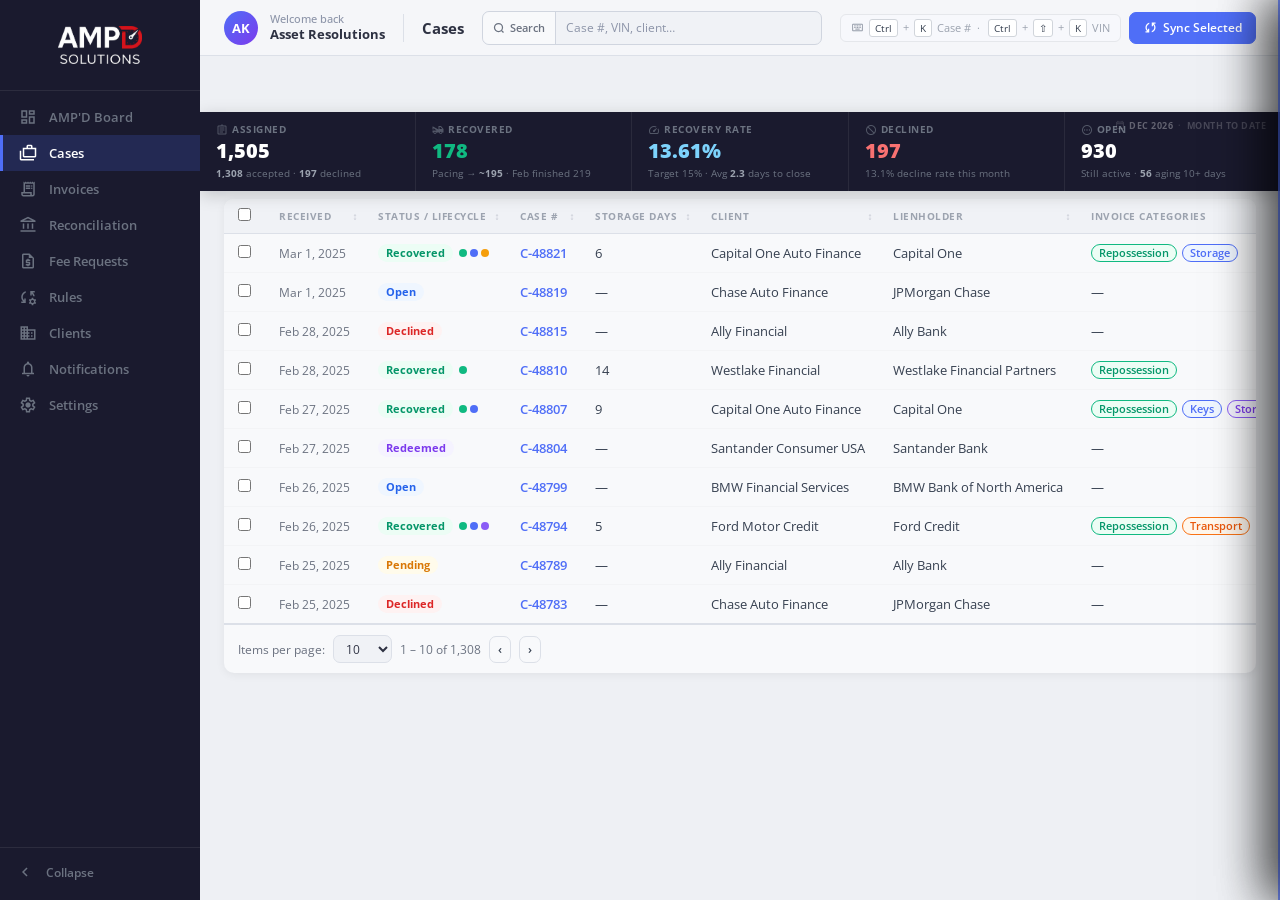
<file: cases.html>
<!DOCTYPE html>
<html lang="en">
<head>
  <meta charset="UTF-8" />
  <meta name="viewport" content="width=device-width, initial-scale=1.0, viewport-fit=cover" />
  <!-- [Mobile] iOS web app readiness meta tags -->
  <meta name="apple-mobile-web-app-capable" content="yes" />
  <meta name="apple-mobile-web-app-status-bar-style" content="default" />
  <meta name="apple-mobile-web-app-title" content="AMPD Board" />
  <meta name="mobile-web-app-capable" content="yes" />
  <link href="https://fonts.googleapis.com/css2?family=Open+Sans:wght@400;500;600;700&display=swap" rel="stylesheet" />
  <link href="https://fonts.googleapis.com/css2?family=Material+Symbols+Outlined:opsz,wght,FILL,GRAD@20..48,100..700,0..1,-50..200" rel="stylesheet" />
  <link rel="stylesheet" href="css/style.css">
  <title>AMPD Solutions — Cases</title>
</head>
<body>

<div id="fs-popover" class="filter-popover" style="display:none;"></div>
<div id="fs-add-panel" class="filter-add-panel" style="display:none;"></div>

<div class="app-shell">

  <!-- ══ SIDEBAR ══ -->
  <nav class="sidebar" id="appSidebar">
    <div class="sb-logo">
      <img src="[data-uri]" alt="AMPD Solutions" />
    </div>
    <div class="sb-nav">
      <div class="sb-item" data-page="dashboard" data-tooltip="AMP'D Board"><span class="mat-icon">dashboard</span><span class="sb-item-label">AMP'D Board</span></div>
      <div class="sb-item active" data-page="cases" data-tooltip="Cases"><span class="mat-icon">cases</span><span class="sb-item-label">Cases</span></div>
      <div class="sb-item" data-page="invoices" data-tooltip="Invoices"><span class="mat-icon">receipt_long</span><span class="sb-item-label">Invoices</span></div>
      <div class="sb-item" data-page="reconciliation" data-tooltip="Reconciliation"><span class="mat-icon">account_balance</span><span class="sb-item-label">Reconciliation</span></div>
      <div class="sb-item" data-page="fees" data-tooltip="Fee Requests"><span class="mat-icon">request_quote</span><span class="sb-item-label">Fee Requests</span></div>
      <div class="sb-item" data-page="rules" data-tooltip="Rules"><span class="mat-icon">rule_settings</span><span class="sb-item-label">Rules</span></div>
      <div class="sb-item" data-page="clients" data-tooltip="Clients"><span class="mat-icon">business</span><span class="sb-item-label">Clients</span></div>
      <div class="sb-item" data-page="notifications" data-tooltip="Notifications"><span class="mat-icon">notifications</span><span class="sb-item-label">Notifications</span></div>
      <div class="sb-item" data-page="settings" data-tooltip="Settings"><span class="mat-icon">settings</span><span class="sb-item-label">Settings</span></div>
    </div>
    <div class="sb-bottom">
      <div class="sb-toggle" id="sbToggleBtn">
        <span class="mat-icon">chevron_left</span>
        <span class="sb-toggle-label">Collapse</span>
      </div>
    </div>
  </nav>

  <!-- ══ MAIN AREA ══ -->
  <div class="main-area">



  <!-- ══ MAIN AREA ══ -->
  <div class="main-area">
      <header class="dash-header">
        <div class="header-left">
          <div class="avatar">AK</div>
          <div class="header-user">
            <span class="header-greeting">Welcome back</span>
            <span class="header-agency">Asset Resolutions</span>
          </div>
        </div>
        <div class="header-divider"></div>
        <div class="header-board-title">Cases</div>
        <div class="header-search">
          <div class="search-type-btn" style="pointer-events:none;color:#6b7280;">
            <svg width="12" height="12" fill="none" stroke="currentColor" stroke-width="2.5" viewBox="0 0 24 24"><circle cx="11" cy="11" r="8"/><line x1="21" y1="21" x2="16.65" y2="16.65"/></svg>
            <span>Search</span>
          </div>
          <input class="search-input" id="casesSearch" placeholder="Case #, VIN, client…" oninput="filterTableRows('casesTbody', this.value)" />
        </div>
        <div style="display:flex;align-items:center;gap:8px;flex-shrink:0;">
          <div class="kb-hint">
            <span class="mat-icon" style="font-size:13px;">keyboard</span>
            <kbd>Ctrl</kbd>+<kbd>K</kbd> Case # &nbsp;·&nbsp; <kbd>Ctrl</kbd>+<kbd>⇧</kbd>+<kbd>K</kbd> VIN
          </div>
          <button class="dt-btn primary" style="height:32px;">
            <span class="mat-icon" style="font-size:15px;">sync</span> Sync Selected
          </button>
        </div>
      </header>
      <div class="page-kpi-strip">
        <div class="page-kpi-item">
          <div class="page-kpi-label"><span class="mat-icon">assignment</span> Assigned</div>
          <div class="page-kpi-val">1,505</div>
          <div class="page-kpi-sub"><b>1,308</b> accepted · <b>197</b> declined</div>
        </div>
        <div class="page-kpi-item">
          <div class="page-kpi-label"><span class="mat-icon">auto_towing</span> Recovered</div>
          <div class="page-kpi-val green">178</div>
          <div class="page-kpi-sub">Pacing → <b>~195</b> · Feb finished 219</div>
        </div>
        <div class="page-kpi-item">
          <div class="page-kpi-label"><span class="mat-icon">speed</span> Recovery Rate</div>
          <div class="page-kpi-val accent">13.61%</div>
          <div class="page-kpi-sub">Target 15% · Avg <b>2.3</b> days to close</div>
        </div>
        <div class="page-kpi-item">
          <div class="page-kpi-label"><span class="mat-icon">block</span> Declined</div>
          <div class="page-kpi-val red">197</div>
          <div class="page-kpi-sub">13.1% decline rate this month</div>
        </div>
        <div class="page-kpi-item">
          <div class="page-kpi-label"><span class="mat-icon">pending</span> Open</div>
          <div class="page-kpi-val">930</div>
          <div class="page-kpi-sub">Still active · <b>56</b> aging 10+ days</div>
        </div>
      </div>
      <div class="filter-bar" id="fs-bar-casesTbody">
        <div class="filter-chips-row">
          <span class="fs-label">Filters</span>
          <button class="dt-chip" data-ftbody="casesTbody" data-fkey="caseNumber" onclick="FS.openChip(this)"><span class="mat-icon" style="font-size:13px;">tag</span> <span class="fs-chip-label">Case Number</span></button>
          <button class="dt-chip" data-ftbody="casesTbody" data-fkey="caseStatus" onclick="FS.openChip(this)"><span class="mat-icon" style="font-size:13px;">list_alt</span> <span class="fs-chip-label">Case Status</span></button>
          <button class="dt-chip" data-ftbody="casesTbody" data-fkey="client" onclick="FS.openChip(this)"><span class="mat-icon" style="font-size:13px;">business</span> <span class="fs-chip-label">Client</span></button>
          <button class="dt-chip" data-ftbody="casesTbody" data-fkey="disposition" onclick="FS.openChip(this)"><span class="mat-icon" style="font-size:13px;">warehouse</span> <span class="fs-chip-label">Disposition</span></button>
          <button class="dt-chip" data-ftbody="casesTbody" data-fkey="orderType" onclick="FS.openChip(this)"><span class="mat-icon" style="font-size:13px;">category</span> <span class="fs-chip-label">Order Type</span></button>
          <button class="dt-chip" data-ftbody="casesTbody" data-fkey="vin" onclick="FS.openChip(this)"><span class="mat-icon" style="font-size:13px;">directions_car</span> <span class="fs-chip-label">VIN</span></button>
          <button class="dt-chip" data-ftbody="casesTbody" data-fkey="receivedDate" onclick="FS.openChip(this)"><span class="mat-icon" style="font-size:13px;">calendar_today</span> <span class="fs-chip-label">Received Date</span></button>
          <button class="dt-chip-add" onclick="FS.openAddPanel(this,&quot;casesTbody&quot;)"><span class="mat-icon" style="font-size:13px;">add</span> Filter</button>
          <div class="dt-spacer"></div>
          <button class="dt-chip-clear" id="fs-clear-casesTbody" onclick="FS.clearAll(&quot;casesTbody&quot;)" style="display:none;">Clear All</button>
          <span class="fs-result-count" id="fs-count-casesTbody" style="font-size:11px;color:#9ca3af;white-space:nowrap;">1,308 results</span>
        </div>
      </div>
      <div class="inner-body">
        <div class="data-card">
          <div class="data-table-wrap">
            <table class="data-table">
              <thead><tr><th><input type="checkbox" style="accent-color:#4f6ef7;cursor:pointer;"></th><th data-col="1" data-type="date" onclick="sortTable('casesTbody',this)">Received</th><th data-col="2" data-type="text" onclick="sortTable('casesTbody',this)">Status / Lifecycle</th><th data-col="3" data-type="text" onclick="sortTable('casesTbody',this)">Case #</th><th data-col="4" data-type="num" onclick="sortTable('casesTbody',this)">Storage Days</th><th data-col="5" data-type="text" onclick="sortTable('casesTbody',this)">Client</th><th data-col="6" data-type="text" onclick="sortTable('casesTbody',this)">Lienholder</th><th data-col="7" data-type="text" onclick="sortTable('casesTbody',this)">Invoice Categories</th><th data-col="8" data-type="text" onclick="sortTable('casesTbody',this)">Fee Categories</th></tr></thead>
              <tbody id="casesTbody">
                <tr data-case-id="C-48821" data-vin="1G1ZD5ST8JF241872" data-year="2018" data-make="Chevrolet" data-model="Malibu"><td><input type="checkbox" style="accent-color:#4f6ef7;cursor:pointer;"></td><td style="color:#6b7280;font-size:11.5px;">Mar 1, 2025</td><td><span class="sbadge green">Recovered</span><span style="display:inline-flex;gap:3px;margin-left:6px;"><span class="lc-dot" style="background:#10b981;" title="Keys"></span><span class="lc-dot" style="background:#4f6ef7;" title="Storage"></span><span class="lc-dot" style="background:#f59e0b;" title="Personal Property"></span></span></td><td><a style="color:#4f6ef7;font-weight:600;cursor:pointer;">C-48821</a></td><td>6</td><td>Capital One Auto Finance</td><td>Capital One</td><td><span class="cat-tag" style="border-color:#10b981;color:#059669;background:#ecfdf5;">Repossession</span> <span class="cat-tag" style="border-color:#4f6ef7;color:#4f6ef7;background:#eff6ff;">Storage</span></td><td>—</td></tr>
                <tr data-case-id="C-48819" data-vin="1HGBH41JXMN109186" data-year="2021" data-make="Honda" data-model="Accord"><td><input type="checkbox" style="accent-color:#4f6ef7;cursor:pointer;"></td><td style="color:#6b7280;font-size:11.5px;">Mar 1, 2025</td><td><span class="sbadge blue">Open</span></td><td><a style="color:#4f6ef7;font-weight:600;cursor:pointer;">C-48819</a></td><td>—</td><td>Chase Auto Finance</td><td>JPMorgan Chase</td><td>—</td><td>—</td></tr>
                <tr data-case-id="C-48815" data-vin="2T1BURHE0JC033742" data-year="2019" data-make="Toyota" data-model="Corolla"><td><input type="checkbox" style="accent-color:#4f6ef7;cursor:pointer;"></td><td style="color:#6b7280;font-size:11.5px;">Feb 28, 2025</td><td><span class="sbadge red">Declined</span></td><td><a style="color:#4f6ef7;font-weight:600;cursor:pointer;">C-48815</a></td><td>—</td><td>Ally Financial</td><td>Ally Bank</td><td>—</td><td>—</td></tr>
                <tr data-case-id="C-48810" data-vin="2HGFC2F59GH541037" data-year="2016" data-make="Honda" data-model="Civic"><td><input type="checkbox" style="accent-color:#4f6ef7;cursor:pointer;"></td><td style="color:#6b7280;font-size:11.5px;">Feb 28, 2025</td><td><span class="sbadge green">Recovered</span><span style="display:inline-flex;gap:3px;margin-left:6px;"><span class="lc-dot" style="background:#10b981;"></span></span></td><td><a style="color:#4f6ef7;font-weight:600;cursor:pointer;">C-48810</a></td><td>14</td><td>Westlake Financial</td><td>Westlake Financial Partners</td><td><span class="cat-tag" style="border-color:#10b981;color:#059669;background:#ecfdf5;">Repossession</span></td><td><span class="cat-tag" style="border-color:#f59e0b;color:#d97706;background:#fffbeb;">Pending: Skip Trace</span></td></tr>
                <tr data-case-id="C-48807" data-vin="3FADP4BJ8GM181432" data-year="2016" data-make="Ford" data-model="Fiesta"><td><input type="checkbox" style="accent-color:#4f6ef7;cursor:pointer;"></td><td style="color:#6b7280;font-size:11.5px;">Feb 27, 2025</td><td><span class="sbadge green">Recovered</span><span style="display:inline-flex;gap:3px;margin-left:6px;"><span class="lc-dot" style="background:#10b981;"></span><span class="lc-dot" style="background:#4f6ef7;"></span></span></td><td><a style="color:#4f6ef7;font-weight:600;cursor:pointer;">C-48807</a></td><td>9</td><td>Capital One Auto Finance</td><td>Capital One</td><td><span class="cat-tag" style="border-color:#10b981;color:#059669;background:#ecfdf5;">Repossession</span> <span class="cat-tag" style="border-color:#4f6ef7;color:#4f6ef7;background:#eff6ff;">Keys</span> <span class="cat-tag" style="border-color:#8b5cf6;color:#7c3aed;background:#f5f3ff;">Storage</span></td><td>—</td></tr>
                <tr data-case-id="C-48804" data-vin="3VWFE21C04M000001" data-year="2020" data-make="Volkswagen" data-model="Jetta"><td><input type="checkbox" style="accent-color:#4f6ef7;cursor:pointer;"></td><td style="color:#6b7280;font-size:11.5px;">Feb 27, 2025</td><td><span class="sbadge purple">Redeemed</span></td><td><a style="color:#4f6ef7;font-weight:600;cursor:pointer;">C-48804</a></td><td>—</td><td>Santander Consumer USA</td><td>Santander Bank</td><td>—</td><td>—</td></tr>
                <tr data-case-id="C-48799" data-vin="1FTFW1ET5DFC10312" data-year="2022" data-make="Ford" data-model="F-150"><td><input type="checkbox" style="accent-color:#4f6ef7;cursor:pointer;"></td><td style="color:#6b7280;font-size:11.5px;">Feb 26, 2025</td><td><span class="sbadge blue">Open</span></td><td><a style="color:#4f6ef7;font-weight:600;cursor:pointer;">C-48799</a></td><td>—</td><td>BMW Financial Services</td><td>BMW Bank of North America</td><td>—</td><td><span class="cat-tag" style="border-color:#f59e0b;color:#d97706;background:#fffbeb;">Pending: Skip Trace</span></td></tr>
                <tr data-case-id="C-48794" data-vin="1FTEW1EP5JFA22341" data-year="2018" data-make="Ford" data-model="F-150"><td><input type="checkbox" style="accent-color:#4f6ef7;cursor:pointer;"></td><td style="color:#6b7280;font-size:11.5px;">Feb 26, 2025</td><td><span class="sbadge green">Recovered</span><span style="display:inline-flex;gap:3px;margin-left:6px;"><span class="lc-dot" style="background:#10b981;"></span><span class="lc-dot" style="background:#4f6ef7;"></span><span class="lc-dot" style="background:#8b5cf6;"></span></span></td><td><a style="color:#4f6ef7;font-weight:600;cursor:pointer;">C-48794</a></td><td>5</td><td>Ford Motor Credit</td><td>Ford Credit</td><td><span class="cat-tag" style="border-color:#10b981;color:#059669;background:#ecfdf5;">Repossession</span> <span class="cat-tag" style="border-color:#f97316;color:#ea580c;background:#fff7ed;">Transport</span></td><td>—</td></tr>
                <tr data-case-id="C-48789" data-vin="5XXGN4A73CG022222" data-year="2018" data-make="Kia" data-model="Optima"><td><input type="checkbox" style="accent-color:#4f6ef7;cursor:pointer;"></td><td style="color:#6b7280;font-size:11.5px;">Feb 25, 2025</td><td><span class="sbadge yellow">Pending</span></td><td><a style="color:#4f6ef7;font-weight:600;cursor:pointer;">C-48789</a></td><td>—</td><td>Ally Financial</td><td>Ally Bank</td><td>—</td><td>—</td></tr>
                <tr data-case-id="C-48783" data-vin="1C4RJEAG2JC438291" data-year="2020" data-make="Jeep" data-model="Grand Cherokee"><td><input type="checkbox" style="accent-color:#4f6ef7;cursor:pointer;"></td><td style="color:#6b7280;font-size:11.5px;">Feb 25, 2025</td><td><span class="sbadge red">Declined</span></td><td><a style="color:#4f6ef7;font-weight:600;cursor:pointer;">C-48783</a></td><td>—</td><td>Chase Auto Finance</td><td>JPMorgan Chase</td><td>—</td><td>—</td></tr>
              </tbody>
            </table>
          </div>
          <div class="table-paginator">
            <span style="font-size:12px;color:#6b7280;">Items per page:</span>
            <select class="settings-input" style="min-width:unset;padding:3px 8px;height:28px;font-size:12px;"><option>10</option><option>25</option><option>100</option></select>
            <span style="font-size:12px;color:#6b7280;">1 – 10 of 1,308</span>
            <button class="dt-btn" style="padding:4px 8px;">‹</button>
            <button class="dt-btn" style="padding:4px 8px;">›</button>
          </div>
        </div>
      </div>
    </div><!-- /page-cases -->

  </div><!-- /main-area -->
</div><!-- /app-shell -->

<nav class="mob-nav" id="mobNav">
  <div class="mob-nav-item" data-page="dashboard" onclick="mobNavGo(this)">
    <span class="mat-icon">dashboard</span>
    <span class="mob-nav-label">Board</span>
  </div>
  <div class="mob-nav-item active" data-page="cases" onclick="mobNavGo(this)">
    <span class="mat-icon">cases</span>
    <span class="mob-nav-label">Cases</span>
  </div>
  <div class="mob-nav-item" data-page="invoices" onclick="mobNavGo(this)">
    <span class="mat-icon">receipt_long</span>
    <span class="mob-nav-label">Invoices</span>
  </div>
  <div class="mob-nav-item" data-page="fees" onclick="mobNavGo(this)">
    <span class="mat-icon">request_quote</span>
    <span class="mob-nav-label">Fees</span>
  </div>
  <div class="mob-nav-item " data-page="more" onclick="mobMoreOpen()">
    <span class="mat-icon">more_horiz</span>
    <span class="mob-nav-label">More</span>
  </div>
</nav>

<script src="https://auth.ampd.solutions/js/keycloak.js"></script>
<script src="js/app.js"></script>
  <!-- ============================================================
       CASE DRAWER — backdrop + panel
       ============================================================ -->
  <div class="drawer-backdrop" id="drawerBackdrop"></div>

  <div class="case-drawer" id="caseDrawer" role="complementary" aria-label="Case details">

    <!-- Sticky header -->
    <div class="drawer-header">
      <div class="drawer-header-top">
        <div class="drawer-header-left">
          <h2 class="drawer-case-num" id="drawerCaseNum">Case #—</h2>
          <a class="drawer-rdn-link" id="drawerRdnLink" href="#" target="_blank">View <img src="img/rdn-logo.svg" alt="RDN" class="rdn-logo-inline"></a>
        </div>
        <button class="drawer-close-btn" onclick="closeDrawer()" aria-label="Close">
          <span class="material-symbols-outlined">close</span>
        </button>
      </div>
      <div class="drawer-rdn-deep-links">
        <a class="drawer-rdn-deep-link" id="drawerRdnPhotos" href="#" target="_blank">
          <span class="material-symbols-outlined">photo_library</span>Photos
        </a>
        <a class="drawer-rdn-deep-link" id="drawerRdnConditionReport" href="#" target="_blank">
          <span class="material-symbols-outlined">description</span>Condition Report
        </a>
        <a class="drawer-rdn-deep-link" id="drawerRdnInvoices" href="#" target="_blank">
          <span class="material-symbols-outlined">receipt_long</span>Invoices
        </a>
      </div>
    </div>

    <!-- Scrollable body -->
    <div class="drawer-body" id="drawerBody">

      <!-- Case details section -->
      <div class="drawer-section" id="drawerCaseSection">

        <!-- Lifecycle row -->
        <div class="drawer-lifecycle-row" id="drawerLifecycleRow">
          <span class="lc-badge" id="drawerOrderType">
            <span class="material-symbols-outlined">car_repair</span>
            <span id="drawerOrderTypeLabel">Repossession</span>
          </span>
          <span class="lc-badge repossessed" id="drawerStatusBadge">
            <span class="material-symbols-outlined">check_circle</span>
            <span id="drawerStatusLabel">Repossessed</span>
          </span>
        </div>

        <!-- Timeline -->
        <div class="drawer-timeline" id="drawerTimeline">
          <div class="tl-step done" id="tlStep1">
            <div class="tl-dot"></div>
            <div class="tl-date" id="tlDate1">—</div>
            <div class="tl-label">Order Date</div>
          </div>
          <div class="tl-connector" id="tlConn1"></div>
          <div class="tl-step" id="tlStep2">
            <div class="tl-dot"></div>
            <div class="tl-date" id="tlDate2">—</div>
            <div class="tl-label">Recovery Date</div>
          </div>
          <div class="tl-connector" id="tlConn2"></div>
          <div class="tl-step" id="tlStep3">
            <div class="tl-dot"></div>
            <div class="tl-date" id="tlDate3">—</div>
            <div class="tl-label">Release Date</div>
          </div>
        </div>

        <!-- Metrics -->
        <div class="drawer-metrics" id="drawerMetrics">
          <div class="metric-box">
            <div class="val" id="drawerDaysRecover">—</div>
            <div class="lbl">Days to Recover</div>
          </div>
          <div class="metric-box">
            <div class="val" id="drawerDaysStored">—</div>
            <div class="lbl">Days Stored</div>
          </div>
        </div>

        <!-- Case details grid -->
        <div class="drawer-detail-grid">
          <div class="drawer-detail-item">
            <div class="dval" id="drawerClient">—</div>
            <div class="dkey">Client</div>
          </div>
          <div class="drawer-detail-item">
            <div class="dval" id="drawerLienholder">—</div>
            <div class="dkey">Lienholder</div>
          </div>
          <div class="drawer-detail-item">
            <div class="dval" id="drawerAccount">—</div>
            <div class="dkey">Account</div>
          </div>
          <div class="drawer-detail-item">
            <div class="dval" id="drawerCondReport">—</div>
            <div class="dkey">Condition Report</div>
          </div>
          <div class="drawer-detail-item">
            <div class="dval" id="drawerPhotos">—</div>
            <div class="dkey">Photos</div>
          </div>
        </div>

        <!-- Collateral -->
        <div class="drawer-collateral">
          <div class="drawer-detail-grid" style="margin-top:0; padding-top:0; border-top:none;">
            <div class="drawer-detail-item">
              <div class="dval" id="drawerVin" style="font-size:13px;">—</div>
              <div class="dkey">VIN</div>
            </div>
            <div class="drawer-detail-item">
              <div class="dval" id="drawerYear">—</div>
              <div class="dkey">Year</div>
            </div>
            <div class="drawer-detail-item">
              <div class="dval" id="drawerMake">—</div>
              <div class="dkey">Make</div>
            </div>
            <div class="drawer-detail-item">
              <div class="dval" id="drawerModel">—</div>
              <div class="dkey">Model</div>
            </div>
            <div class="drawer-detail-item">
              <div class="dval" id="drawerDriveType">—</div>
              <div class="dkey">Drive Type</div>
            </div>
            <div class="drawer-detail-item">
              <div class="dval" id="drawerKeyType">—</div>
              <div class="dkey">Key Type</div>
            </div>
            <div class="drawer-detail-item">
              <div class="dval" id="drawerEBrake">—</div>
              <div class="dkey">Elec. Parking Brake</div>
            </div>
            <div class="drawer-detail-item">
              <div class="dval" id="drawerFuel">—</div>
              <div class="dkey">Fuel</div>
            </div>
          </div>
        </div>
      </div><!-- /drawer-section case -->

      <!-- Invoices section -->
      <div class="drawer-section" id="drawerInvoicesSection">
        <div class="drawer-section-heading">
          Invoices
          <button class="create-btn" onclick="openCreateInvoiceModal()">+ Create Invoice</button>
        </div>
        <div id="drawerInvoicesList">
          <div class="drawer-empty">No invoices for this case.</div>
        </div>
        <div class="inv-section-total" id="drawerInvoiceTotal" style="display:none;"></div>
      </div>

      <!-- Fee Requests section -->
      <div class="drawer-section" id="drawerFeesSection">
        <div class="drawer-section-heading">Fee Requests</div>
        <div id="drawerFeesList">
          <div class="drawer-empty">No fee requests for this case.</div>
        </div>
        <div class="inv-section-total" id="drawerFeesTotal" style="display:none;"></div>
      </div>

    </div><!-- /drawer-body -->
  </div><!-- /case-drawer -->


  <!-- ============================================================
       RULE DRAWER — 3-column form
       ============================================================ -->
  <div class="rule-drawer" id="ruleDrawer" role="complementary" aria-label="Rule details">

    <div class="rule-drawer-header">
      <div class="rule-drawer-header-top">
        <h2 class="rule-drawer-title" id="ruleDrawerTitle">Rule Details</h2>
        <div class="rule-drawer-header-actions">
          <button class="drawer-close-btn" onclick="closeRuleDrawer()" aria-label="Close">
            <span class="material-symbols-outlined">close</span>
          </button>
        </div>
      </div>
      <!-- Identity fields always visible in header -->
      <div class="rule-header-fields">
        <div class="rf-field" style="margin-bottom:0;">
          <label class="rf-label">Name <span class="req">*</span></label>
          <input class="rf-input" id="rfName" type="text" placeholder="e.g. Repossession — Standard">
        </div>
        <div class="rf-field" style="margin-bottom:0;">
          <label class="rf-label">Event Type <span class="req">*</span></label>
          <select class="rf-select" id="rfEventType" onchange="ruleEventTypeChanged()">
            <option value="draftInvoice">Draft Invoice</option>
            <option value="draftFee">Draft Fee</option>
          </select>
        </div>
        <div class="rule-header-checkboxes">
          <label class="rf-checkbox"><input type="checkbox" id="rfEnabled"> Enabled</label>
          <label class="rf-checkbox"><input type="checkbox" id="rfPushRDN"> Push to RDN</label>
        </div>
      </div>
    </div>

    <div class="rule-drawer-body" id="ruleDrawerBody">

      <!-- Three-column section -->
      <div class="rule-form-columns">

        <!-- LEFT — Case Filters -->
        <div class="rule-form-col">
          <div class="rule-form-section">
            <div class="rule-section-header">
              <span class="material-symbols-outlined">filter_list</span>
              <h3>Case Filters</h3>
            </div>
            <div class="rule-section-body">
              <div class="rf-field">
                <label class="rf-label">Client (Case Owner)</label>
                <input class="rf-input" id="rfClient" type="text" placeholder="All clients">
                <span class="rf-hint">Defines case scope, assignment, and filters</span>
              </div>
              <div class="rf-field">
                <label class="rf-label">Status</label>
                <select class="rf-select" id="rfStatus" multiple size="4">
                  <option value="Recovered">Recovered</option>
                  <option value="Repossessed">Repossessed</option>
                  <option value="Declined">Declined</option>
                  <option value="Closed">Closed</option>
                  <option value="Open">Open</option>
                  <option value="Pending">Pending</option>
                </select>
              </div>
              <div class="rf-field">
                <label class="rf-label">Disposition</label>
                <select class="rf-select" id="rfDisposition" multiple size="3">
                  <option value="Stored">Stored</option>
                  <option value="Delivered">Delivered</option>
                  <option value="Released">Released</option>
                  <option value="Redeemed">Redeemed</option>
                </select>
              </div>
              <div class="rf-field">
                <label class="rf-label">Order Type</label>
                <select class="rf-select" id="rfOrderType" multiple size="3">
                  <option value="Repossess">Repossess</option>
                  <option value="LPR">LPR</option>
                  <option value="Voluntary Surrender">Voluntary Surrender</option>
                  <option value="Transport">Transport</option>
                </select>
              </div>
              <div class="rf-field">
                <label class="rf-label">Lienholders</label>
                <select class="rf-select" id="rfLienholders" multiple size="3">
                  <option value="Ally Bank">Ally Bank</option>
                  <option value="Capital One">Capital One</option>
                  <option value="JPMorgan Chase">JPMorgan Chase</option>
                  <option value="Ford Credit">Ford Credit</option>
                  <option value="Westlake Financial Partners">Westlake Financial Partners</option>
                  <option value="Santander Consumer USA">Santander Consumer USA</option>
                  <option value="TD Auto Finance">TD Auto Finance</option>
                </select>
              </div>
              <div class="rf-field">
                <label class="rf-label">Account Filter</label>
                <input class="rf-input" id="rfAccountFilter" type="text" placeholder="Optional account pattern">
              </div>
              <div class="rf-field">
                <label class="rf-label">LPR Flag</label>
                <select class="rf-select" id="rfLprFlag">
                  <option value="all">All</option>
                  <option value="yes">Yes</option>
                  <option value="no">No</option>
                </select>
              </div>
              <div class="rf-field">
                <label class="rf-label" style="margin-bottom:8px;">Additional Filters</label>
                <div class="rf-checkbox-group">
                  <label class="rf-checkbox"><input type="checkbox" id="rfHasCR"> Condition Report Present</label>
                  <label class="rf-checkbox"><input type="checkbox" id="rfHasPics"> Pictures Present</label>
                  <label class="rf-checkbox"><input type="checkbox" id="rfHasTransport"> Transport Date Set</label>
                </div>
              </div>
            </div>
          </div>
        </div>

        <!-- MIDDLE — Collateral & Recovery -->
        <div class="rule-form-col">
          <div class="rule-form-section">
            <div class="rule-section-header">
              <span class="material-symbols-outlined">directions_car</span>
              <h3>Collateral</h3>
            </div>
            <div class="rule-section-body">
              <div class="rf-field">
                <label class="rf-label">Key Type</label>
                <select class="rf-select" id="rfKeyType" multiple size="4">
                  <option value="Standard Mechanical Key">Standard Mechanical Key</option>
                  <option value="Transponder Key">Transponder Key</option>
                  <option value="Remote Head Key (RHK)">Remote Head Key (RHK)</option>
                  <option value="Remote Keyless Entry (RKE) Fob">Remote Keyless Entry (RKE) Fob</option>
                  <option value="Proximity/Smart Key">Proximity/Smart Key</option>
                  <option value="Integrated Key (Flip/Folding)">Integrated Key (Flip/Folding)</option>
                  <option value="Laser-Cut (Sidewinder) Key">Laser-Cut (Sidewinder) Key</option>
                </select>
              </div>
              <div class="rf-field">
                <label class="rf-label">E-Brake</label>
                <select class="rf-select" id="rfEBrake">
                  <option value="all">All</option>
                  <option value="yes">Yes</option>
                  <option value="no">No</option>
                </select>
              </div>
              <div class="rf-field">
                <label class="rf-label">Make</label>
                <select class="rf-select" id="rfMake" multiple size="4">
                  <option>Acura</option><option>Audi</option><option>BMW</option>
                  <option>Buick</option><option>Cadillac</option><option>Chevrolet</option>
                  <option>Chrysler</option><option>Dodge</option><option>Ford</option>
                  <option>GMC</option><option>Honda</option><option>Hyundai</option>
                  <option>Infiniti</option><option>Jeep</option><option>Kia</option>
                  <option>Lexus</option><option>Lincoln</option><option>Mazda</option>
                  <option>Mercedes-Benz</option><option>Nissan</option><option>Porsche</option>
                  <option>Ram</option><option>Subaru</option><option>Tesla</option>
                  <option>Toyota</option><option>Volkswagen</option><option>Volvo</option>
                </select>
              </div>
              <div class="rf-field">
                <label class="rf-label">Vehicle Type</label>
                <select class="rf-select" id="rfVehicleType" multiple size="3">
                  <option>Car</option><option>Truck</option><option>SUV</option>
                  <option>Van</option><option>Motorcycle</option><option>RV</option>
                  <option>Commercial</option>
                </select>
              </div>
              <div class="rf-field">
                <label class="rf-label">Drive Type</label>
                <select class="rf-select" id="rfDriveType" multiple size="3">
                  <option>AWD</option><option>FWD</option><option>RWD</option>
                  <option>2WD</option><option>4WD</option>
                </select>
              </div>
              <div class="rf-field">
                <label class="rf-label">Model</label>
                <input class="rf-input" id="rfModel" type="text" placeholder="Comma-separated values">
              </div>
              <div class="rf-field">
                <label class="rf-label">Year</label>
                <input class="rf-input" id="rfYear" type="text" placeholder="e.g. 2020, 2021, 2022">
              </div>
            </div>
          </div>
          <div class="rule-form-section">
            <div class="rule-section-header">
              <span class="material-symbols-outlined">location_on</span>
              <h3>Recovery</h3>
            </div>
            <div class="rule-section-body">
              <div class="rf-field">
                <label class="rf-label">Recovery State</label>
                <select class="rf-select" id="rfRecoveryState" multiple size="3">
                  <option value="AZ">Arizona</option><option value="CA">California</option>
                  <option value="TX">Texas</option><option value="FL">Florida</option>
                  <option value="NY">New York</option><option value="NV">Nevada</option>
                  <option value="CO">Colorado</option><option value="WA">Washington</option>
                </select>
              </div>
              <div class="rf-field">
                <label class="rf-label">Min Recovery Date</label>
                <input class="rf-input" id="rfRecovDateMin" type="date">
              </div>
              <div class="rf-field">
                <label class="rf-label">Max Recovery Date</label>
                <input class="rf-input" id="rfRecovDateMax" type="date">
              </div>
            </div>
          </div>
        </div>

        <!-- RIGHT — Billing Settings -->
        <div class="rule-form-col">
          <div class="rule-form-section">
            <div class="rule-section-header">
              <span class="material-symbols-outlined">payment</span>
              <h3>Billing Settings</h3>
            </div>
            <div class="rule-section-body">
              <div class="rf-field">
                <label class="rf-label">Bill To Client <span class="req">*</span></label>
                <input class="rf-input" id="rfBillToClient" type="text" placeholder="Required" required>
                <span class="rf-hint">Defines service catalog and rates</span>
              </div>
              <div class="rf-field">
                <label class="rf-label">Service</label>
                <select class="rf-select" id="rfService">
                  <option value="">— Select service —</option>
                  <option value="repossession_fee">Repossession Fee</option>
                  <option value="keys_obtained">Keys Obtained</option>
                  <option value="storage_fee">Storage Fee</option>
                  <option value="transport_fee">Transport Fee</option>
                  <option value="close_fee">Close Fee</option>
                  <option value="personal_property">Personal Property</option>
                  <option value="skip_trace">Skip Trace</option>
                  <option value="impound_release">Impound Release</option>
                </select>
                <span class="rf-hint">Services are based on the selected Bill To Client</span>
              </div>
              <!-- Invoice fields -->
              <div id="rfInvoiceFields">
                <div class="rf-field">
                  <label class="rf-checkbox" style="margin-bottom:12px;">
                    <input type="checkbox" id="rfRequiresFeeApproval"> Requires fee approval
                  </label>
                </div>
                <div class="rf-field">
                  <label class="rf-label">Rate</label>
                  <input class="rf-input" id="rfRate" type="number" step="0.01" placeholder="0.00">
                  <span class="rf-hint">Bill To Client Rate</span>
                </div>
                <div class="rf-field">
                  <label class="rf-label">Tax Rate (%)</label>
                  <input class="rf-input" id="rfTaxRate" type="number" step="0.01" placeholder="0">
                </div>
                <div class="rf-field">
                  <label class="rf-label">Calculation</label>
                  <select class="rf-select" id="rfCalcType" onchange="ruleCalcTypeChanged()">
                    <option value="flat">Flat</option>
                    <option value="calculateStoredDays">Storage Days</option>
                    <option value="calculateMileageOneWay">Mileage — One Way</option>
                    <option value="calculateMileageRoundTrip">Mileage — Round Trip</option>
                  </select>
                </div>
                <div id="rfThresholdFields" style="display:none;">
                  <div class="rf-field">
                    <label class="rf-label">Min Threshold</label>
                    <input class="rf-input" id="rfMinThreshold" type="number" placeholder="0">
                  </div>
                  <div class="rf-field">
                    <label class="rf-label">Max Threshold</label>
                    <input class="rf-input" id="rfMaxThreshold" type="number" placeholder="">
                  </div>
                </div>
                <div class="rf-field">
                  <label class="rf-label">Notes</label>
                  <textarea class="rf-textarea" id="rfNotes" rows="2" placeholder="Optional notes"></textarea>
                </div>
              </div>
              <!-- Fee fields (hidden by default) -->
              <div id="rfFeeFields" style="display:none;">
                <div class="rf-field">
                  <label class="rf-label">Fee Amount <span class="req">*</span></label>
                  <input class="rf-input" id="rfFeeAmount" type="number" step="0.01" placeholder="0.00">
                </div>
                <div class="rf-field">
                  <label class="rf-label">Bank Code</label>
                  <input class="rf-input" id="rfBankCode" type="text" placeholder="Optional">
                </div>
                <div class="rf-field">
                  <label class="rf-label">Fee Comments</label>
                  <textarea class="rf-textarea" id="rfFeeComments" rows="3" placeholder="Optional comments"></textarea>
                </div>
              </div>
            </div>
          </div>
          <!-- Notifications -->
          <div class="rule-form-section" id="rfNotificationsSection">
            <div class="rule-section-header">
              <span class="material-symbols-outlined">notifications</span>
              <h3>Notifications</h3>
            </div>
            <div class="rule-section-body">
              <label class="rf-checkbox" style="margin-bottom:10px;">
                <input type="checkbox" id="rfSendEmail" onchange="ruleEmailToggle()"> Send Invoice Email
              </label>
              <div id="rfEmailRecipientsField" style="display:none;">
                <div class="rf-field">
                  <label class="rf-label">Invoice Email Recipients</label>
                  <textarea class="rf-textarea" id="rfEmailRecipients" rows="3"
                    placeholder="Enter email addresses, comma or newline separated"></textarea>
                  <span class="rf-hint">One or more addresses, comma or newline separated</span>
                </div>
              </div>
            </div>
          </div>
        </div>
      </div><!-- /3-col -->

      <!-- Simulation -->
      <div class="rule-form-section">
        <div class="rule-section-header">
          <span class="material-symbols-outlined">play_circle</span>
          <h3>Simulate Against RDN Case</h3>
        </div>
        <div class="rule-section-body">
          <div class="rule-sim-row">
            <div class="rf-field">
              <label class="rf-label">RDN Case ID</label>
              <input class="rf-input" id="rfSimCaseId" type="text" placeholder="Enter RDN Case ID">
            </div>
            <button class="rule-sim-btn" onclick="runRuleSimulation()">
              <span class="material-symbols-outlined" style="font-size:16px;">play_arrow</span>
              Run Simulation
            </button>
          </div>
          <div id="rfSimResult" style="display:none;"></div>
        </div>
      </div>

    </div><!-- /rule-drawer-body -->

    <div class="rule-drawer-footer">
      <div class="rule-footer-content">
        <button class="rule-btn rule-btn-danger" id="rfDeleteBtn"
          onclick="if(confirm('Delete this rule?')) closeRuleDrawer()">Delete Rule</button>
        <div class="rule-footer-actions">
          <button class="rule-btn rule-btn-secondary" onclick="closeRuleDrawer()">Cancel</button>
          <button class="rule-btn rule-btn-primary" onclick="saveRule()">Save Rule</button>
        </div>
      </div>
    </div>

  </div><!-- /rule-drawer -->

</body>
</html>
</file>
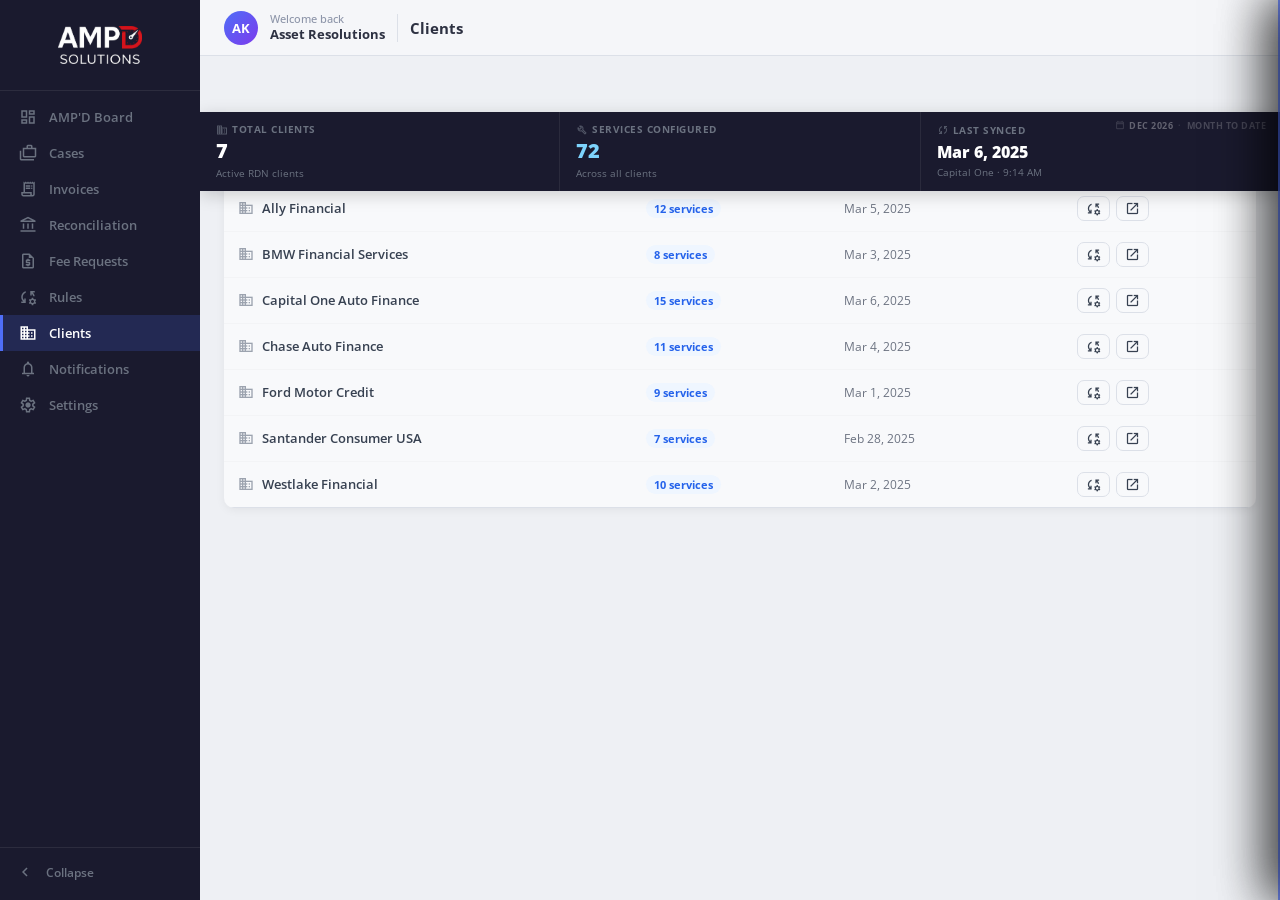
<file: clients.html>
<!DOCTYPE html>
<html lang="en">
<head>
  <meta charset="UTF-8" />
  <meta name="viewport" content="width=device-width, initial-scale=1.0, viewport-fit=cover" />
  <!-- [Mobile] iOS web app readiness meta tags -->
  <meta name="apple-mobile-web-app-capable" content="yes" />
  <meta name="apple-mobile-web-app-status-bar-style" content="default" />
  <meta name="apple-mobile-web-app-title" content="AMPD Board" />
  <meta name="mobile-web-app-capable" content="yes" />
  <link href="https://fonts.googleapis.com/css2?family=Open+Sans:wght@400;500;600;700&display=swap" rel="stylesheet" />
  <link href="https://fonts.googleapis.com/css2?family=Material+Symbols+Outlined:opsz,wght,FILL,GRAD@20..48,100..700,0..1,-50..200" rel="stylesheet" />
  <link rel="stylesheet" href="css/style.css">
  <title>AMPD Solutions — Clients</title>
</head>
<body>

<div id="fs-popover" class="filter-popover" style="display:none;"></div>
<div id="fs-add-panel" class="filter-add-panel" style="display:none;"></div>

<div class="app-shell">

  <!-- ══ SIDEBAR ══ -->
  <nav class="sidebar" id="appSidebar">
    <div class="sb-logo">
      <img src="[data-uri]" alt="AMPD Solutions" />
    </div>
    <div class="sb-nav">
      <div class="sb-item" data-page="dashboard" data-tooltip="AMP'D Board"><span class="mat-icon">dashboard</span><span class="sb-item-label">AMP'D Board</span></div>
      <div class="sb-item" data-page="cases" data-tooltip="Cases"><span class="mat-icon">cases</span><span class="sb-item-label">Cases</span></div>
      <div class="sb-item" data-page="invoices" data-tooltip="Invoices"><span class="mat-icon">receipt_long</span><span class="sb-item-label">Invoices</span></div>
      <div class="sb-item" data-page="reconciliation" data-tooltip="Reconciliation"><span class="mat-icon">account_balance</span><span class="sb-item-label">Reconciliation</span></div>
      <div class="sb-item" data-page="fees" data-tooltip="Fee Requests"><span class="mat-icon">request_quote</span><span class="sb-item-label">Fee Requests</span></div>
      <div class="sb-item" data-page="rules" data-tooltip="Rules"><span class="mat-icon">rule_settings</span><span class="sb-item-label">Rules</span></div>
      <div class="sb-item active" data-page="clients" data-tooltip="Clients"><span class="mat-icon">business</span><span class="sb-item-label">Clients</span></div>
      <div class="sb-item" data-page="notifications" data-tooltip="Notifications"><span class="mat-icon">notifications</span><span class="sb-item-label">Notifications</span></div>
      <div class="sb-item" data-page="settings" data-tooltip="Settings"><span class="mat-icon">settings</span><span class="sb-item-label">Settings</span></div>
    </div>
    <div class="sb-bottom">
      <div class="sb-toggle" id="sbToggleBtn">
        <span class="mat-icon">chevron_left</span>
        <span class="sb-toggle-label">Collapse</span>
      </div>
    </div>
  </nav>

  <!-- ══ MAIN AREA ══ -->
  <div class="main-area">



  <!-- ══ MAIN AREA ══ -->
  <div class="main-area">
      <header class="dash-header">
        <div class="header-left">
          <div class="avatar">AK</div>
          <div class="header-user">
            <span class="header-greeting">Welcome back</span>
            <span class="header-agency">Asset Resolutions</span>
          </div>
        </div>
        <div class="header-divider"></div>
        <div class="header-board-title">Clients</div>
        <div style="flex:1;"></div>
      </header>
      <div class="page-kpi-strip">
        <div class="page-kpi-item">
          <div class="page-kpi-label"><span class="mat-icon">business</span> Total Clients</div>
          <div class="page-kpi-val">7</div>
          <div class="page-kpi-sub">Active RDN clients</div>
        </div>
        <div class="page-kpi-item">
          <div class="page-kpi-label"><span class="mat-icon">build</span> Services Configured</div>
          <div class="page-kpi-val accent">72</div>
          <div class="page-kpi-sub">Across all clients</div>
        </div>
        <div class="page-kpi-item">
          <div class="page-kpi-label"><span class="mat-icon">sync</span> Last Synced</div>
          <div class="page-kpi-val" style="font-size:16px;padding-top:3px;">Mar 6, 2025</div>
          <div class="page-kpi-sub">Capital One · 9:14 AM</div>
        </div>
      </div>
      <div class="inner-body" style="padding-top:16px;">
        <div class="data-card">
          <div class="data-table-wrap">
            <table class="data-table">
              <thead><tr>
                <th style="cursor:pointer;">Client Name <span class="sort-icon" style="font-size:11px;opacity:0.5;vertical-align:middle;">↑</span></th>
                <th>Services</th><th>Last Refreshed</th><th>Actions</th>
              </tr></thead>
              <tbody>
                <tr style="cursor:pointer;"><td><div style="display:flex;align-items:center;gap:8px;"><span class="mat-icon" style="font-size:16px;color:#9ca3af;">business</span><span style="font-weight:600;">Ally Financial</span></div></td><td><span style="background:#eff6ff;color:#2563eb;font-size:11px;font-weight:700;padding:2px 8px;border-radius:10px;">12 services</span></td><td style="color:#6b7280;font-size:11.5px;">Mar 5, 2025</td><td><div style="display:flex;gap:6px;"><button class="dt-btn" style="padding:4px 8px;" title="View Rules"><span class="mat-icon" style="font-size:15px;">rule_settings</span></button><button class="dt-btn" style="padding:4px 8px;" title="View Details"><span class="mat-icon" style="font-size:15px;">open_in_new</span></button></div></td></tr>
                <tr style="cursor:pointer;"><td><div style="display:flex;align-items:center;gap:8px;"><span class="mat-icon" style="font-size:16px;color:#9ca3af;">business</span><span style="font-weight:600;">BMW Financial Services</span></div></td><td><span style="background:#eff6ff;color:#2563eb;font-size:11px;font-weight:700;padding:2px 8px;border-radius:10px;">8 services</span></td><td style="color:#6b7280;font-size:11.5px;">Mar 3, 2025</td><td><div style="display:flex;gap:6px;"><button class="dt-btn" style="padding:4px 8px;" title="View Rules"><span class="mat-icon" style="font-size:15px;">rule_settings</span></button><button class="dt-btn" style="padding:4px 8px;" title="View Details"><span class="mat-icon" style="font-size:15px;">open_in_new</span></button></div></td></tr>
                <tr style="cursor:pointer;"><td><div style="display:flex;align-items:center;gap:8px;"><span class="mat-icon" style="font-size:16px;color:#9ca3af;">business</span><span style="font-weight:600;">Capital One Auto Finance</span></div></td><td><span style="background:#eff6ff;color:#2563eb;font-size:11px;font-weight:700;padding:2px 8px;border-radius:10px;">15 services</span></td><td style="color:#6b7280;font-size:11.5px;">Mar 6, 2025</td><td><div style="display:flex;gap:6px;"><button class="dt-btn" style="padding:4px 8px;" title="View Rules"><span class="mat-icon" style="font-size:15px;">rule_settings</span></button><button class="dt-btn" style="padding:4px 8px;" title="View Details"><span class="mat-icon" style="font-size:15px;">open_in_new</span></button></div></td></tr>
                <tr style="cursor:pointer;"><td><div style="display:flex;align-items:center;gap:8px;"><span class="mat-icon" style="font-size:16px;color:#9ca3af;">business</span><span style="font-weight:600;">Chase Auto Finance</span></div></td><td><span style="background:#eff6ff;color:#2563eb;font-size:11px;font-weight:700;padding:2px 8px;border-radius:10px;">11 services</span></td><td style="color:#6b7280;font-size:11.5px;">Mar 4, 2025</td><td><div style="display:flex;gap:6px;"><button class="dt-btn" style="padding:4px 8px;" title="View Rules"><span class="mat-icon" style="font-size:15px;">rule_settings</span></button><button class="dt-btn" style="padding:4px 8px;" title="View Details"><span class="mat-icon" style="font-size:15px;">open_in_new</span></button></div></td></tr>
                <tr style="cursor:pointer;"><td><div style="display:flex;align-items:center;gap:8px;"><span class="mat-icon" style="font-size:16px;color:#9ca3af;">business</span><span style="font-weight:600;">Ford Motor Credit</span></div></td><td><span style="background:#eff6ff;color:#2563eb;font-size:11px;font-weight:700;padding:2px 8px;border-radius:10px;">9 services</span></td><td style="color:#6b7280;font-size:11.5px;">Mar 1, 2025</td><td><div style="display:flex;gap:6px;"><button class="dt-btn" style="padding:4px 8px;" title="View Rules"><span class="mat-icon" style="font-size:15px;">rule_settings</span></button><button class="dt-btn" style="padding:4px 8px;" title="View Details"><span class="mat-icon" style="font-size:15px;">open_in_new</span></button></div></td></tr>
                <tr style="cursor:pointer;"><td><div style="display:flex;align-items:center;gap:8px;"><span class="mat-icon" style="font-size:16px;color:#9ca3af;">business</span><span style="font-weight:600;">Santander Consumer USA</span></div></td><td><span style="background:#eff6ff;color:#2563eb;font-size:11px;font-weight:700;padding:2px 8px;border-radius:10px;">7 services</span></td><td style="color:#6b7280;font-size:11.5px;">Feb 28, 2025</td><td><div style="display:flex;gap:6px;"><button class="dt-btn" style="padding:4px 8px;" title="View Rules"><span class="mat-icon" style="font-size:15px;">rule_settings</span></button><button class="dt-btn" style="padding:4px 8px;" title="View Details"><span class="mat-icon" style="font-size:15px;">open_in_new</span></button></div></td></tr>
                <tr style="cursor:pointer;"><td><div style="display:flex;align-items:center;gap:8px;"><span class="mat-icon" style="font-size:16px;color:#9ca3af;">business</span><span style="font-weight:600;">Westlake Financial</span></div></td><td><span style="background:#eff6ff;color:#2563eb;font-size:11px;font-weight:700;padding:2px 8px;border-radius:10px;">10 services</span></td><td style="color:#6b7280;font-size:11.5px;">Mar 2, 2025</td><td><div style="display:flex;gap:6px;"><button class="dt-btn" style="padding:4px 8px;" title="View Rules"><span class="mat-icon" style="font-size:15px;">rule_settings</span></button><button class="dt-btn" style="padding:4px 8px;" title="View Details"><span class="mat-icon" style="font-size:15px;">open_in_new</span></button></div></td></tr>
              </tbody>
            </table>
          </div>
        </div>
      </div>
    </div><!-- /page-clients -->

  </div><!-- /main-area -->
</div><!-- /app-shell -->

<nav class="mob-nav" id="mobNav">
  <div class="mob-nav-item" data-page="dashboard" onclick="mobNavGo(this)">
    <span class="mat-icon">dashboard</span>
    <span class="mob-nav-label">Board</span>
  </div>
  <div class="mob-nav-item" data-page="cases" onclick="mobNavGo(this)">
    <span class="mat-icon">cases</span>
    <span class="mob-nav-label">Cases</span>
  </div>
  <div class="mob-nav-item" data-page="invoices" onclick="mobNavGo(this)">
    <span class="mat-icon">receipt_long</span>
    <span class="mob-nav-label">Invoices</span>
  </div>
  <div class="mob-nav-item" data-page="fees" onclick="mobNavGo(this)">
    <span class="mat-icon">request_quote</span>
    <span class="mob-nav-label">Fees</span>
  </div>
  <div class="mob-nav-item active " data-page="more" onclick="mobMoreOpen()">
    <span class="mat-icon">more_horiz</span>
    <span class="mob-nav-label">More</span>
  </div>
</nav>

<script src="https://auth.ampd.solutions/js/keycloak.js"></script>
<script src="js/app.js"></script>
  <!-- ============================================================
       CASE DRAWER — backdrop + panel
       ============================================================ -->
  <div class="drawer-backdrop" id="drawerBackdrop"></div>

  <div class="case-drawer" id="caseDrawer" role="complementary" aria-label="Case details">

    <!-- Sticky header -->
    <div class="drawer-header">
      <div class="drawer-header-top">
        <div class="drawer-header-left">
          <h2 class="drawer-case-num" id="drawerCaseNum">Case #—</h2>
          <a class="drawer-rdn-link" id="drawerRdnLink" href="#" target="_blank">View <img src="img/rdn-logo.svg" alt="RDN" class="rdn-logo-inline"></a>
        </div>
        <button class="drawer-close-btn" onclick="closeDrawer()" aria-label="Close">
          <span class="material-symbols-outlined">close</span>
        </button>
      </div>
      <div class="drawer-rdn-deep-links">
        <a class="drawer-rdn-deep-link" id="drawerRdnPhotos" href="#" target="_blank">
          <span class="material-symbols-outlined">photo_library</span>Photos
        </a>
        <a class="drawer-rdn-deep-link" id="drawerRdnConditionReport" href="#" target="_blank">
          <span class="material-symbols-outlined">description</span>Condition Report
        </a>
        <a class="drawer-rdn-deep-link" id="drawerRdnInvoices" href="#" target="_blank">
          <span class="material-symbols-outlined">receipt_long</span>Invoices
        </a>
      </div>
    </div>

    <!-- Scrollable body -->
    <div class="drawer-body" id="drawerBody">

      <!-- Case details section -->
      <div class="drawer-section" id="drawerCaseSection">

        <!-- Lifecycle row -->
        <div class="drawer-lifecycle-row" id="drawerLifecycleRow">
          <span class="lc-badge" id="drawerOrderType">
            <span class="material-symbols-outlined">car_repair</span>
            <span id="drawerOrderTypeLabel">Repossession</span>
          </span>
          <span class="lc-badge repossessed" id="drawerStatusBadge">
            <span class="material-symbols-outlined">check_circle</span>
            <span id="drawerStatusLabel">Repossessed</span>
          </span>
        </div>

        <!-- Timeline -->
        <div class="drawer-timeline" id="drawerTimeline">
          <div class="tl-step done" id="tlStep1">
            <div class="tl-dot"></div>
            <div class="tl-date" id="tlDate1">—</div>
            <div class="tl-label">Order Date</div>
          </div>
          <div class="tl-connector" id="tlConn1"></div>
          <div class="tl-step" id="tlStep2">
            <div class="tl-dot"></div>
            <div class="tl-date" id="tlDate2">—</div>
            <div class="tl-label">Recovery Date</div>
          </div>
          <div class="tl-connector" id="tlConn2"></div>
          <div class="tl-step" id="tlStep3">
            <div class="tl-dot"></div>
            <div class="tl-date" id="tlDate3">—</div>
            <div class="tl-label">Release Date</div>
          </div>
        </div>

        <!-- Metrics -->
        <div class="drawer-metrics" id="drawerMetrics">
          <div class="metric-box">
            <div class="val" id="drawerDaysRecover">—</div>
            <div class="lbl">Days to Recover</div>
          </div>
          <div class="metric-box">
            <div class="val" id="drawerDaysStored">—</div>
            <div class="lbl">Days Stored</div>
          </div>
        </div>

        <!-- Case details grid -->
        <div class="drawer-detail-grid">
          <div class="drawer-detail-item">
            <div class="dval" id="drawerClient">—</div>
            <div class="dkey">Client</div>
          </div>
          <div class="drawer-detail-item">
            <div class="dval" id="drawerLienholder">—</div>
            <div class="dkey">Lienholder</div>
          </div>
          <div class="drawer-detail-item">
            <div class="dval" id="drawerAccount">—</div>
            <div class="dkey">Account</div>
          </div>
          <div class="drawer-detail-item">
            <div class="dval" id="drawerCondReport">—</div>
            <div class="dkey">Condition Report</div>
          </div>
          <div class="drawer-detail-item">
            <div class="dval" id="drawerPhotos">—</div>
            <div class="dkey">Photos</div>
          </div>
        </div>

        <!-- Collateral -->
        <div class="drawer-collateral">
          <div class="drawer-detail-grid" style="margin-top:0; padding-top:0; border-top:none;">
            <div class="drawer-detail-item">
              <div class="dval" id="drawerVin" style="font-size:13px;">—</div>
              <div class="dkey">VIN</div>
            </div>
            <div class="drawer-detail-item">
              <div class="dval" id="drawerYear">—</div>
              <div class="dkey">Year</div>
            </div>
            <div class="drawer-detail-item">
              <div class="dval" id="drawerMake">—</div>
              <div class="dkey">Make</div>
            </div>
            <div class="drawer-detail-item">
              <div class="dval" id="drawerModel">—</div>
              <div class="dkey">Model</div>
            </div>
            <div class="drawer-detail-item">
              <div class="dval" id="drawerDriveType">—</div>
              <div class="dkey">Drive Type</div>
            </div>
            <div class="drawer-detail-item">
              <div class="dval" id="drawerKeyType">—</div>
              <div class="dkey">Key Type</div>
            </div>
            <div class="drawer-detail-item">
              <div class="dval" id="drawerEBrake">—</div>
              <div class="dkey">Elec. Parking Brake</div>
            </div>
            <div class="drawer-detail-item">
              <div class="dval" id="drawerFuel">—</div>
              <div class="dkey">Fuel</div>
            </div>
          </div>
        </div>
      </div><!-- /drawer-section case -->

      <!-- Invoices section -->
      <div class="drawer-section" id="drawerInvoicesSection">
        <div class="drawer-section-heading">
          Invoices
          <button class="create-btn" onclick="openCreateInvoiceModal()">+ Create Invoice</button>
        </div>
        <div id="drawerInvoicesList">
          <div class="drawer-empty">No invoices for this case.</div>
        </div>
        <div class="inv-section-total" id="drawerInvoiceTotal" style="display:none;"></div>
      </div>

      <!-- Fee Requests section -->
      <div class="drawer-section" id="drawerFeesSection">
        <div class="drawer-section-heading">Fee Requests</div>
        <div id="drawerFeesList">
          <div class="drawer-empty">No fee requests for this case.</div>
        </div>
        <div class="inv-section-total" id="drawerFeesTotal" style="display:none;"></div>
      </div>

    </div><!-- /drawer-body -->
  </div><!-- /case-drawer -->


  <!-- ============================================================
       RULE DRAWER — 3-column form
       ============================================================ -->
  <div class="rule-drawer" id="ruleDrawer" role="complementary" aria-label="Rule details">

    <div class="rule-drawer-header">
      <div class="rule-drawer-header-top">
        <h2 class="rule-drawer-title" id="ruleDrawerTitle">Rule Details</h2>
        <div class="rule-drawer-header-actions">
          <button class="drawer-close-btn" onclick="closeRuleDrawer()" aria-label="Close">
            <span class="material-symbols-outlined">close</span>
          </button>
        </div>
      </div>
      <!-- Identity fields always visible in header -->
      <div class="rule-header-fields">
        <div class="rf-field" style="margin-bottom:0;">
          <label class="rf-label">Name <span class="req">*</span></label>
          <input class="rf-input" id="rfName" type="text" placeholder="e.g. Repossession — Standard">
        </div>
        <div class="rf-field" style="margin-bottom:0;">
          <label class="rf-label">Event Type <span class="req">*</span></label>
          <select class="rf-select" id="rfEventType" onchange="ruleEventTypeChanged()">
            <option value="draftInvoice">Draft Invoice</option>
            <option value="draftFee">Draft Fee</option>
          </select>
        </div>
        <div class="rule-header-checkboxes">
          <label class="rf-checkbox"><input type="checkbox" id="rfEnabled"> Enabled</label>
          <label class="rf-checkbox"><input type="checkbox" id="rfPushRDN"> Push to RDN</label>
        </div>
      </div>
    </div>

    <div class="rule-drawer-body" id="ruleDrawerBody">

      <!-- Three-column section -->
      <div class="rule-form-columns">

        <!-- LEFT — Case Filters -->
        <div class="rule-form-col">
          <div class="rule-form-section">
            <div class="rule-section-header">
              <span class="material-symbols-outlined">filter_list</span>
              <h3>Case Filters</h3>
            </div>
            <div class="rule-section-body">
              <div class="rf-field">
                <label class="rf-label">Client (Case Owner)</label>
                <input class="rf-input" id="rfClient" type="text" placeholder="All clients">
                <span class="rf-hint">Defines case scope, assignment, and filters</span>
              </div>
              <div class="rf-field">
                <label class="rf-label">Status</label>
                <select class="rf-select" id="rfStatus" multiple size="4">
                  <option value="Recovered">Recovered</option>
                  <option value="Repossessed">Repossessed</option>
                  <option value="Declined">Declined</option>
                  <option value="Closed">Closed</option>
                  <option value="Open">Open</option>
                  <option value="Pending">Pending</option>
                </select>
              </div>
              <div class="rf-field">
                <label class="rf-label">Disposition</label>
                <select class="rf-select" id="rfDisposition" multiple size="3">
                  <option value="Stored">Stored</option>
                  <option value="Delivered">Delivered</option>
                  <option value="Released">Released</option>
                  <option value="Redeemed">Redeemed</option>
                </select>
              </div>
              <div class="rf-field">
                <label class="rf-label">Order Type</label>
                <select class="rf-select" id="rfOrderType" multiple size="3">
                  <option value="Repossess">Repossess</option>
                  <option value="LPR">LPR</option>
                  <option value="Voluntary Surrender">Voluntary Surrender</option>
                  <option value="Transport">Transport</option>
                </select>
              </div>
              <div class="rf-field">
                <label class="rf-label">Lienholders</label>
                <select class="rf-select" id="rfLienholders" multiple size="3">
                  <option value="Ally Bank">Ally Bank</option>
                  <option value="Capital One">Capital One</option>
                  <option value="JPMorgan Chase">JPMorgan Chase</option>
                  <option value="Ford Credit">Ford Credit</option>
                  <option value="Westlake Financial Partners">Westlake Financial Partners</option>
                  <option value="Santander Consumer USA">Santander Consumer USA</option>
                  <option value="TD Auto Finance">TD Auto Finance</option>
                </select>
              </div>
              <div class="rf-field">
                <label class="rf-label">Account Filter</label>
                <input class="rf-input" id="rfAccountFilter" type="text" placeholder="Optional account pattern">
              </div>
              <div class="rf-field">
                <label class="rf-label">LPR Flag</label>
                <select class="rf-select" id="rfLprFlag">
                  <option value="all">All</option>
                  <option value="yes">Yes</option>
                  <option value="no">No</option>
                </select>
              </div>
              <div class="rf-field">
                <label class="rf-label" style="margin-bottom:8px;">Additional Filters</label>
                <div class="rf-checkbox-group">
                  <label class="rf-checkbox"><input type="checkbox" id="rfHasCR"> Condition Report Present</label>
                  <label class="rf-checkbox"><input type="checkbox" id="rfHasPics"> Pictures Present</label>
                  <label class="rf-checkbox"><input type="checkbox" id="rfHasTransport"> Transport Date Set</label>
                </div>
              </div>
            </div>
          </div>
        </div>

        <!-- MIDDLE — Collateral & Recovery -->
        <div class="rule-form-col">
          <div class="rule-form-section">
            <div class="rule-section-header">
              <span class="material-symbols-outlined">directions_car</span>
              <h3>Collateral</h3>
            </div>
            <div class="rule-section-body">
              <div class="rf-field">
                <label class="rf-label">Key Type</label>
                <select class="rf-select" id="rfKeyType" multiple size="4">
                  <option value="Standard Mechanical Key">Standard Mechanical Key</option>
                  <option value="Transponder Key">Transponder Key</option>
                  <option value="Remote Head Key (RHK)">Remote Head Key (RHK)</option>
                  <option value="Remote Keyless Entry (RKE) Fob">Remote Keyless Entry (RKE) Fob</option>
                  <option value="Proximity/Smart Key">Proximity/Smart Key</option>
                  <option value="Integrated Key (Flip/Folding)">Integrated Key (Flip/Folding)</option>
                  <option value="Laser-Cut (Sidewinder) Key">Laser-Cut (Sidewinder) Key</option>
                </select>
              </div>
              <div class="rf-field">
                <label class="rf-label">E-Brake</label>
                <select class="rf-select" id="rfEBrake">
                  <option value="all">All</option>
                  <option value="yes">Yes</option>
                  <option value="no">No</option>
                </select>
              </div>
              <div class="rf-field">
                <label class="rf-label">Make</label>
                <select class="rf-select" id="rfMake" multiple size="4">
                  <option>Acura</option><option>Audi</option><option>BMW</option>
                  <option>Buick</option><option>Cadillac</option><option>Chevrolet</option>
                  <option>Chrysler</option><option>Dodge</option><option>Ford</option>
                  <option>GMC</option><option>Honda</option><option>Hyundai</option>
                  <option>Infiniti</option><option>Jeep</option><option>Kia</option>
                  <option>Lexus</option><option>Lincoln</option><option>Mazda</option>
                  <option>Mercedes-Benz</option><option>Nissan</option><option>Porsche</option>
                  <option>Ram</option><option>Subaru</option><option>Tesla</option>
                  <option>Toyota</option><option>Volkswagen</option><option>Volvo</option>
                </select>
              </div>
              <div class="rf-field">
                <label class="rf-label">Vehicle Type</label>
                <select class="rf-select" id="rfVehicleType" multiple size="3">
                  <option>Car</option><option>Truck</option><option>SUV</option>
                  <option>Van</option><option>Motorcycle</option><option>RV</option>
                  <option>Commercial</option>
                </select>
              </div>
              <div class="rf-field">
                <label class="rf-label">Drive Type</label>
                <select class="rf-select" id="rfDriveType" multiple size="3">
                  <option>AWD</option><option>FWD</option><option>RWD</option>
                  <option>2WD</option><option>4WD</option>
                </select>
              </div>
              <div class="rf-field">
                <label class="rf-label">Model</label>
                <input class="rf-input" id="rfModel" type="text" placeholder="Comma-separated values">
              </div>
              <div class="rf-field">
                <label class="rf-label">Year</label>
                <input class="rf-input" id="rfYear" type="text" placeholder="e.g. 2020, 2021, 2022">
              </div>
            </div>
          </div>
          <div class="rule-form-section">
            <div class="rule-section-header">
              <span class="material-symbols-outlined">location_on</span>
              <h3>Recovery</h3>
            </div>
            <div class="rule-section-body">
              <div class="rf-field">
                <label class="rf-label">Recovery State</label>
                <select class="rf-select" id="rfRecoveryState" multiple size="3">
                  <option value="AZ">Arizona</option><option value="CA">California</option>
                  <option value="TX">Texas</option><option value="FL">Florida</option>
                  <option value="NY">New York</option><option value="NV">Nevada</option>
                  <option value="CO">Colorado</option><option value="WA">Washington</option>
                </select>
              </div>
              <div class="rf-field">
                <label class="rf-label">Min Recovery Date</label>
                <input class="rf-input" id="rfRecovDateMin" type="date">
              </div>
              <div class="rf-field">
                <label class="rf-label">Max Recovery Date</label>
                <input class="rf-input" id="rfRecovDateMax" type="date">
              </div>
            </div>
          </div>
        </div>

        <!-- RIGHT — Billing Settings -->
        <div class="rule-form-col">
          <div class="rule-form-section">
            <div class="rule-section-header">
              <span class="material-symbols-outlined">payment</span>
              <h3>Billing Settings</h3>
            </div>
            <div class="rule-section-body">
              <div class="rf-field">
                <label class="rf-label">Bill To Client <span class="req">*</span></label>
                <input class="rf-input" id="rfBillToClient" type="text" placeholder="Required" required>
                <span class="rf-hint">Defines service catalog and rates</span>
              </div>
              <div class="rf-field">
                <label class="rf-label">Service</label>
                <select class="rf-select" id="rfService">
                  <option value="">— Select service —</option>
                  <option value="repossession_fee">Repossession Fee</option>
                  <option value="keys_obtained">Keys Obtained</option>
                  <option value="storage_fee">Storage Fee</option>
                  <option value="transport_fee">Transport Fee</option>
                  <option value="close_fee">Close Fee</option>
                  <option value="personal_property">Personal Property</option>
                  <option value="skip_trace">Skip Trace</option>
                  <option value="impound_release">Impound Release</option>
                </select>
                <span class="rf-hint">Services are based on the selected Bill To Client</span>
              </div>
              <!-- Invoice fields -->
              <div id="rfInvoiceFields">
                <div class="rf-field">
                  <label class="rf-checkbox" style="margin-bottom:12px;">
                    <input type="checkbox" id="rfRequiresFeeApproval"> Requires fee approval
                  </label>
                </div>
                <div class="rf-field">
                  <label class="rf-label">Rate</label>
                  <input class="rf-input" id="rfRate" type="number" step="0.01" placeholder="0.00">
                  <span class="rf-hint">Bill To Client Rate</span>
                </div>
                <div class="rf-field">
                  <label class="rf-label">Tax Rate (%)</label>
                  <input class="rf-input" id="rfTaxRate" type="number" step="0.01" placeholder="0">
                </div>
                <div class="rf-field">
                  <label class="rf-label">Calculation</label>
                  <select class="rf-select" id="rfCalcType" onchange="ruleCalcTypeChanged()">
                    <option value="flat">Flat</option>
                    <option value="calculateStoredDays">Storage Days</option>
                    <option value="calculateMileageOneWay">Mileage — One Way</option>
                    <option value="calculateMileageRoundTrip">Mileage — Round Trip</option>
                  </select>
                </div>
                <div id="rfThresholdFields" style="display:none;">
                  <div class="rf-field">
                    <label class="rf-label">Min Threshold</label>
                    <input class="rf-input" id="rfMinThreshold" type="number" placeholder="0">
                  </div>
                  <div class="rf-field">
                    <label class="rf-label">Max Threshold</label>
                    <input class="rf-input" id="rfMaxThreshold" type="number" placeholder="">
                  </div>
                </div>
                <div class="rf-field">
                  <label class="rf-label">Notes</label>
                  <textarea class="rf-textarea" id="rfNotes" rows="2" placeholder="Optional notes"></textarea>
                </div>
              </div>
              <!-- Fee fields (hidden by default) -->
              <div id="rfFeeFields" style="display:none;">
                <div class="rf-field">
                  <label class="rf-label">Fee Amount <span class="req">*</span></label>
                  <input class="rf-input" id="rfFeeAmount" type="number" step="0.01" placeholder="0.00">
                </div>
                <div class="rf-field">
                  <label class="rf-label">Bank Code</label>
                  <input class="rf-input" id="rfBankCode" type="text" placeholder="Optional">
                </div>
                <div class="rf-field">
                  <label class="rf-label">Fee Comments</label>
                  <textarea class="rf-textarea" id="rfFeeComments" rows="3" placeholder="Optional comments"></textarea>
                </div>
              </div>
            </div>
          </div>
          <!-- Notifications -->
          <div class="rule-form-section" id="rfNotificationsSection">
            <div class="rule-section-header">
              <span class="material-symbols-outlined">notifications</span>
              <h3>Notifications</h3>
            </div>
            <div class="rule-section-body">
              <label class="rf-checkbox" style="margin-bottom:10px;">
                <input type="checkbox" id="rfSendEmail" onchange="ruleEmailToggle()"> Send Invoice Email
              </label>
              <div id="rfEmailRecipientsField" style="display:none;">
                <div class="rf-field">
                  <label class="rf-label">Invoice Email Recipients</label>
                  <textarea class="rf-textarea" id="rfEmailRecipients" rows="3"
                    placeholder="Enter email addresses, comma or newline separated"></textarea>
                  <span class="rf-hint">One or more addresses, comma or newline separated</span>
                </div>
              </div>
            </div>
          </div>
        </div>
      </div><!-- /3-col -->

      <!-- Simulation -->
      <div class="rule-form-section">
        <div class="rule-section-header">
          <span class="material-symbols-outlined">play_circle</span>
          <h3>Simulate Against RDN Case</h3>
        </div>
        <div class="rule-section-body">
          <div class="rule-sim-row">
            <div class="rf-field">
              <label class="rf-label">RDN Case ID</label>
              <input class="rf-input" id="rfSimCaseId" type="text" placeholder="Enter RDN Case ID">
            </div>
            <button class="rule-sim-btn" onclick="runRuleSimulation()">
              <span class="material-symbols-outlined" style="font-size:16px;">play_arrow</span>
              Run Simulation
            </button>
          </div>
          <div id="rfSimResult" style="display:none;"></div>
        </div>
      </div>

    </div><!-- /rule-drawer-body -->

    <div class="rule-drawer-footer">
      <div class="rule-footer-content">
        <button class="rule-btn rule-btn-danger" id="rfDeleteBtn"
          onclick="if(confirm('Delete this rule?')) closeRuleDrawer()">Delete Rule</button>
        <div class="rule-footer-actions">
          <button class="rule-btn rule-btn-secondary" onclick="closeRuleDrawer()">Cancel</button>
          <button class="rule-btn rule-btn-primary" onclick="saveRule()">Save Rule</button>
        </div>
      </div>
    </div>

  </div><!-- /rule-drawer -->

</body>
</html>
</file>
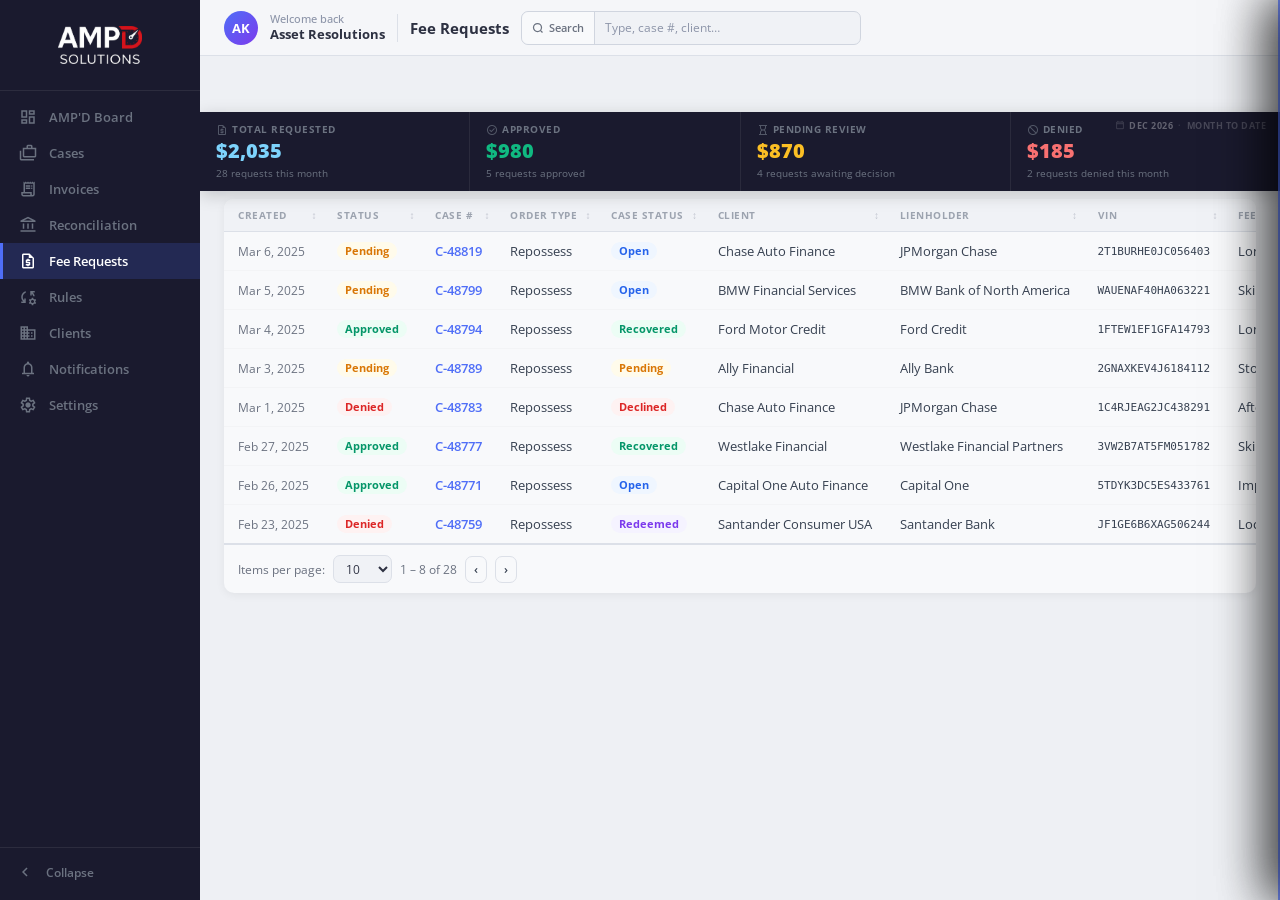
<file: fees.html>
<!DOCTYPE html>
<html lang="en">
<head>
  <meta charset="UTF-8" />
  <meta name="viewport" content="width=device-width, initial-scale=1.0, viewport-fit=cover" />
  <!-- [Mobile] iOS web app readiness meta tags -->
  <meta name="apple-mobile-web-app-capable" content="yes" />
  <meta name="apple-mobile-web-app-status-bar-style" content="default" />
  <meta name="apple-mobile-web-app-title" content="AMPD Board" />
  <meta name="mobile-web-app-capable" content="yes" />
  <link href="https://fonts.googleapis.com/css2?family=Open+Sans:wght@400;500;600;700&display=swap" rel="stylesheet" />
  <link href="https://fonts.googleapis.com/css2?family=Material+Symbols+Outlined:opsz,wght,FILL,GRAD@20..48,100..700,0..1,-50..200" rel="stylesheet" />
  <link rel="stylesheet" href="css/style.css">
  <title>AMPD Solutions — Fee Requests</title>
</head>
<body>

<div id="fs-popover" class="filter-popover" style="display:none;"></div>
<div id="fs-add-panel" class="filter-add-panel" style="display:none;"></div>

<div class="app-shell">

  <!-- ══ SIDEBAR ══ -->
  <nav class="sidebar" id="appSidebar">
    <div class="sb-logo">
      <img src="[data-uri]" alt="AMPD Solutions" />
    </div>
    <div class="sb-nav">
      <div class="sb-item" data-page="dashboard" data-tooltip="AMP'D Board"><span class="mat-icon">dashboard</span><span class="sb-item-label">AMP'D Board</span></div>
      <div class="sb-item" data-page="cases" data-tooltip="Cases"><span class="mat-icon">cases</span><span class="sb-item-label">Cases</span></div>
      <div class="sb-item" data-page="invoices" data-tooltip="Invoices"><span class="mat-icon">receipt_long</span><span class="sb-item-label">Invoices</span></div>
      <div class="sb-item" data-page="reconciliation" data-tooltip="Reconciliation"><span class="mat-icon">account_balance</span><span class="sb-item-label">Reconciliation</span></div>
      <div class="sb-item active" data-page="fees" data-tooltip="Fee Requests"><span class="mat-icon">request_quote</span><span class="sb-item-label">Fee Requests</span></div>
      <div class="sb-item" data-page="rules" data-tooltip="Rules"><span class="mat-icon">rule_settings</span><span class="sb-item-label">Rules</span></div>
      <div class="sb-item" data-page="clients" data-tooltip="Clients"><span class="mat-icon">business</span><span class="sb-item-label">Clients</span></div>
      <div class="sb-item" data-page="notifications" data-tooltip="Notifications"><span class="mat-icon">notifications</span><span class="sb-item-label">Notifications</span></div>
      <div class="sb-item" data-page="settings" data-tooltip="Settings"><span class="mat-icon">settings</span><span class="sb-item-label">Settings</span></div>
    </div>
    <div class="sb-bottom">
      <div class="sb-toggle" id="sbToggleBtn">
        <span class="mat-icon">chevron_left</span>
        <span class="sb-toggle-label">Collapse</span>
      </div>
    </div>
  </nav>

  <!-- ══ MAIN AREA ══ -->
  <div class="main-area">



  <!-- ══ MAIN AREA ══ -->
  <div class="main-area">
      <header class="dash-header">
        <div class="header-left">
          <div class="avatar">AK</div>
          <div class="header-user">
            <span class="header-greeting">Welcome back</span>
            <span class="header-agency">Asset Resolutions</span>
          </div>
        </div>
        <div class="header-divider"></div>
        <div class="header-board-title">Fee Requests</div>
        <div class="header-search">
          <div class="search-type-btn" style="pointer-events:none;color:#6b7280;">
            <svg width="12" height="12" fill="none" stroke="currentColor" stroke-width="2.5" viewBox="0 0 24 24"><circle cx="11" cy="11" r="8"/><line x1="21" y1="21" x2="16.65" y2="16.65"/></svg>
            <span>Search</span>
          </div>
          <input class="search-input" id="feesSearch" placeholder="Type, case #, client…" oninput="filterTableRows('feesTbody', this.value)" />
        </div>
        <div style="flex:1;"></div>
      </header>
      <div class="page-kpi-strip">
        <div class="page-kpi-item">
          <div class="page-kpi-label"><span class="mat-icon">request_quote</span> Total Requested</div>
          <div class="page-kpi-val accent">$2,035</div>
          <div class="page-kpi-sub">28 requests this month</div>
        </div>
        <div class="page-kpi-item">
          <div class="page-kpi-label"><span class="mat-icon">check_circle</span> Approved</div>
          <div class="page-kpi-val green">$980</div>
          <div class="page-kpi-sub">5 requests approved</div>
        </div>
        <div class="page-kpi-item">
          <div class="page-kpi-label"><span class="mat-icon">hourglass_empty</span> Pending Review</div>
          <div class="page-kpi-val yellow">$870</div>
          <div class="page-kpi-sub">4 requests awaiting decision</div>
        </div>
        <div class="page-kpi-item">
          <div class="page-kpi-label"><span class="mat-icon">block</span> Denied</div>
          <div class="page-kpi-val red">$185</div>
          <div class="page-kpi-sub">2 requests denied this month</div>
        </div>
      </div>
      <div class="filter-bar" id="fs-bar-feesTbody">
        <div class="filter-chips-row">
          <span class="fs-label">Filters</span>
          <button class="dt-chip" data-ftbody="feesTbody" data-fkey="feeClient" onclick="FS.openChip(this)"><span class="mat-icon" style="font-size:13px;">business</span> <span class="fs-chip-label">Client</span></button>
          <button class="dt-chip" data-ftbody="feesTbody" data-fkey="feeStatus" onclick="FS.openChip(this)"><span class="mat-icon" style="font-size:13px;">list_alt</span> <span class="fs-chip-label">Fee Status</span></button>
          <button class="dt-chip" data-ftbody="feesTbody" data-fkey="feeCaseStatus" onclick="FS.openChip(this)"><span class="mat-icon" style="font-size:13px;">list_alt</span> <span class="fs-chip-label">Case Status</span></button>
          <button class="dt-chip" data-ftbody="feesTbody" data-fkey="feeOrderType" onclick="FS.openChip(this)"><span class="mat-icon" style="font-size:13px;">category</span> <span class="fs-chip-label">Order Type</span></button>
          <button class="dt-chip" data-ftbody="feesTbody" data-fkey="feeVin" onclick="FS.openChip(this)"><span class="mat-icon" style="font-size:13px;">directions_car</span> <span class="fs-chip-label">VIN</span></button>
          <button class="dt-chip" data-ftbody="feesTbody" data-fkey="feeLienholder" onclick="FS.openChip(this)"><span class="mat-icon" style="font-size:13px;">account_balance</span> <span class="fs-chip-label">Lienholder</span></button>
          <button class="dt-chip" data-ftbody="feesTbody" data-fkey="feeType" onclick="FS.openChip(this)"><span class="mat-icon" style="font-size:13px;">build</span> <span class="fs-chip-label">Fee Type</span></button>
          <button class="dt-chip" data-ftbody="feesTbody" data-fkey="feeAmount" onclick="FS.openChip(this)"><span class="mat-icon" style="font-size:13px;">attach_money</span> <span class="fs-chip-label">Fee Amount</span></button>
          <button class="dt-chip-add" onclick="FS.openAddPanel(this,&quot;feesTbody&quot;)"><span class="mat-icon" style="font-size:13px;">add</span> Filter</button>
          <div class="dt-spacer"></div>
          <button class="dt-chip-clear" id="fs-clear-feesTbody" onclick="FS.clearAll(&quot;feesTbody&quot;)" style="display:none;">Clear All</button>
          <span class="fs-result-count" id="fs-count-feesTbody" style="font-size:11px;color:#9ca3af;white-space:nowrap;">28 results</span>
        </div>
      </div>
      <div class="inner-body">
        <div class="data-card">
          <div class="data-table-wrap">
            <table class="data-table">
              <thead><tr><th data-col="0" data-type="date" onclick="sortTable('feesTbody',this)">Created</th><th data-col="1" data-type="text" onclick="sortTable('feesTbody',this)">Status</th><th data-col="2" data-type="text" onclick="sortTable('feesTbody',this)">Case #</th><th data-col="3" data-type="text" onclick="sortTable('feesTbody',this)">Order Type</th><th data-col="4" data-type="text" onclick="sortTable('feesTbody',this)">Case Status</th><th data-col="5" data-type="text" onclick="sortTable('feesTbody',this)">Client</th><th data-col="6" data-type="text" onclick="sortTable('feesTbody',this)">Lienholder</th><th data-col="7" data-type="text" onclick="sortTable('feesTbody',this)">VIN</th><th data-col="8" data-type="text" onclick="sortTable('feesTbody',this)">Fee Type</th><th data-col="9" data-type="num" onclick="sortTable('feesTbody',this)">Amount</th><th data-col="10" data-type="text" onclick="sortTable('feesTbody',this)">Source</th></tr></thead>
              <tbody id="feesTbody">
                <tr data-case-id="C-48819" data-vin="1HGBH41JXMN109186" data-year="2021" data-make="Honda" data-model="Accord"><td style="color:#6b7280;font-size:11.5px;">Mar 6, 2025</td><td><span class="sbadge yellow">Pending</span></td><td><a style="color:#4f6ef7;cursor:pointer;">C-48819</a></td><td>Repossess</td><td><span class="sbadge blue">Open</span></td><td>Chase Auto Finance</td><td>JPMorgan Chase</td><td style="font-family:monospace;font-size:11px;">2T1BURHE0JC056403</td><td>Long Distance Transport</td><td style="font-weight:700;">$520.00</td><td class="src-logo-cell"><img src="img/ampd-logo-sm.png" class="tbl-src-logo" alt="AMPD"></td></tr>
                <tr data-case-id="C-48799" data-vin="1FTFW1ET5DFC10312" data-year="2022" data-make="Ford" data-model="F-150"><td style="color:#6b7280;font-size:11.5px;">Mar 5, 2025</td><td><span class="sbadge yellow">Pending</span></td><td><a style="color:#4f6ef7;cursor:pointer;">C-48799</a></td><td>Repossess</td><td><span class="sbadge blue">Open</span></td><td>BMW Financial Services</td><td>BMW Bank of North America</td><td style="font-family:monospace;font-size:11px;">WAUENAF40HA063221</td><td>Skip Trace</td><td style="font-weight:700;">$150.00</td><td class="src-logo-cell"><img src="img/ampd-logo-sm.png" class="tbl-src-logo" alt="AMPD"></td></tr>
                <tr data-case-id="C-48794" data-vin="1FTEW1EP5JFA22341" data-year="2018" data-make="Ford" data-model="F-150"><td style="color:#6b7280;font-size:11.5px;">Mar 4, 2025</td><td><span class="sbadge green">Approved</span></td><td><a style="color:#4f6ef7;cursor:pointer;">C-48794</a></td><td>Repossess</td><td><span class="sbadge green">Recovered</span></td><td>Ford Motor Credit</td><td>Ford Credit</td><td style="font-family:monospace;font-size:11px;">1FTEW1EF1GFA14793</td><td>Long Distance Transport</td><td style="font-weight:700;">$480.00</td><td class="src-logo-cell"><img src="img/ampd-logo-sm.png" class="tbl-src-logo" alt="AMPD"></td></tr>
                <tr data-case-id="C-48789" data-vin="5XXGN4A73CG022222" data-year="2018" data-make="Kia" data-model="Optima"><td style="color:#6b7280;font-size:11.5px;">Mar 3, 2025</td><td><span class="sbadge yellow">Pending</span></td><td><a style="color:#4f6ef7;cursor:pointer;">C-48789</a></td><td>Repossess</td><td><span class="sbadge yellow">Pending</span></td><td>Ally Financial</td><td>Ally Bank</td><td style="font-family:monospace;font-size:11px;">2GNAXKEV4J6184112</td><td>Storage Extension</td><td style="font-weight:700;">$210.00</td><td class="src-logo-cell"><img src="img/ampd-logo-sm.png" class="tbl-src-logo" alt="AMPD"></td></tr>
                <tr data-case-id="C-48783" data-vin="1C4RJEAG2JC438291" data-year="2020" data-make="Jeep" data-model="Grand Cherokee"><td style="color:#6b7280;font-size:11.5px;">Mar 1, 2025</td><td><span class="sbadge red">Denied</span></td><td><a style="color:#4f6ef7;cursor:pointer;">C-48783</a></td><td>Repossess</td><td><span class="sbadge red">Declined</span></td><td>Chase Auto Finance</td><td>JPMorgan Chase</td><td style="font-family:monospace;font-size:11px;">1C4RJEAG2JC438291</td><td>After-Hours Recovery</td><td style="font-weight:700;">$100.00</td><td class="src-logo-cell"><img src="img/ampd-logo-sm.png" class="tbl-src-logo" alt="AMPD"></td></tr>
                <tr data-case-id="C-48777" data-vin="5NPE34AF8JH612984" data-year="2018" data-make="Hyundai" data-model="Sonata"><td style="color:#6b7280;font-size:11.5px;">Feb 27, 2025</td><td><span class="sbadge green">Approved</span></td><td><a style="color:#4f6ef7;cursor:pointer;">C-48777</a></td><td>Repossess</td><td><span class="sbadge green">Recovered</span></td><td>Westlake Financial</td><td>Westlake Financial Partners</td><td style="font-family:monospace;font-size:11px;">3VW2B7AT5FM051782</td><td>Skip Trace</td><td style="font-weight:700;">$150.00</td><td class="src-logo-cell"><img src="img/ampd-logo-sm.png" class="tbl-src-logo" alt="AMPD"></td></tr>
                <tr data-case-id="C-48771" data-vin="3VWFE21C04M000122" data-year="2019" data-make="Volkswagen" data-model="Jetta"><td style="color:#6b7280;font-size:11.5px;">Feb 26, 2025</td><td><span class="sbadge green">Approved</span></td><td><a style="color:#4f6ef7;cursor:pointer;">C-48771</a></td><td>Repossess</td><td><span class="sbadge blue">Open</span></td><td>Capital One Auto Finance</td><td>Capital One</td><td style="font-family:monospace;font-size:11px;">5TDYK3DC5ES433761</td><td>Impound Release</td><td style="font-weight:700;">$350.00</td><td class="src-logo-cell"><img src="img/ampd-logo-sm.png" class="tbl-src-logo" alt="AMPD"></td></tr>
                <tr data-case-id="C-48759" data-vin="1HGCM56826A800001" data-year="2006" data-make="Honda" data-model="Accord"><td style="color:#6b7280;font-size:11.5px;">Feb 23, 2025</td><td><span class="sbadge red">Denied</span></td><td><a style="color:#4f6ef7;cursor:pointer;">C-48759</a></td><td>Repossess</td><td><span class="sbadge purple">Redeemed</span></td><td>Santander Consumer USA</td><td>Santander Bank</td><td style="font-family:monospace;font-size:11px;">JF1GE6B6XAG506244</td><td>Lockout / Key Cut</td><td style="font-weight:700;">$85.00</td><td class="src-logo-cell"><img src="img/ampd-logo-sm.png" class="tbl-src-logo" alt="AMPD"></td></tr>
              </tbody>
            </table>
          </div>
          <div class="table-paginator">
            <span style="font-size:12px;color:#6b7280;">Items per page:</span>
            <select class="settings-input" style="min-width:unset;padding:3px 8px;height:28px;font-size:12px;"><option>10</option><option>25</option><option>100</option></select>
            <span style="font-size:12px;color:#6b7280;">1 – 8 of 28</span>
            <button class="dt-btn" style="padding:4px 8px;">‹</button>
            <button class="dt-btn" style="padding:4px 8px;">›</button>
          </div>
        </div>
      </div>
    </div><!-- /page-fees -->

  </div><!-- /main-area -->
</div><!-- /app-shell -->

<nav class="mob-nav" id="mobNav">
  <div class="mob-nav-item" data-page="dashboard" onclick="mobNavGo(this)">
    <span class="mat-icon">dashboard</span>
    <span class="mob-nav-label">Board</span>
  </div>
  <div class="mob-nav-item" data-page="cases" onclick="mobNavGo(this)">
    <span class="mat-icon">cases</span>
    <span class="mob-nav-label">Cases</span>
  </div>
  <div class="mob-nav-item" data-page="invoices" onclick="mobNavGo(this)">
    <span class="mat-icon">receipt_long</span>
    <span class="mob-nav-label">Invoices</span>
  </div>
  <div class="mob-nav-item active" data-page="fees" onclick="mobNavGo(this)">
    <span class="mat-icon">request_quote</span>
    <span class="mob-nav-label">Fees</span>
  </div>
  <div class="mob-nav-item " data-page="more" onclick="mobMoreOpen()">
    <span class="mat-icon">more_horiz</span>
    <span class="mob-nav-label">More</span>
  </div>
</nav>

<script src="https://auth.ampd.solutions/js/keycloak.js"></script>
<script src="js/app.js"></script>
  <!-- ============================================================
       CASE DRAWER — backdrop + panel
       ============================================================ -->
  <div class="drawer-backdrop" id="drawerBackdrop"></div>

  <div class="case-drawer" id="caseDrawer" role="complementary" aria-label="Case details">

    <!-- Sticky header -->
    <div class="drawer-header">
      <div class="drawer-header-top">
        <div class="drawer-header-left">
          <h2 class="drawer-case-num" id="drawerCaseNum">Case #—</h2>
          <a class="drawer-rdn-link" id="drawerRdnLink" href="#" target="_blank">View <img src="img/rdn-logo.svg" alt="RDN" class="rdn-logo-inline"></a>
        </div>
        <button class="drawer-close-btn" onclick="closeDrawer()" aria-label="Close">
          <span class="material-symbols-outlined">close</span>
        </button>
      </div>
      <div class="drawer-rdn-deep-links">
        <a class="drawer-rdn-deep-link" id="drawerRdnPhotos" href="#" target="_blank">
          <span class="material-symbols-outlined">photo_library</span>Photos
        </a>
        <a class="drawer-rdn-deep-link" id="drawerRdnConditionReport" href="#" target="_blank">
          <span class="material-symbols-outlined">description</span>Condition Report
        </a>
        <a class="drawer-rdn-deep-link" id="drawerRdnInvoices" href="#" target="_blank">
          <span class="material-symbols-outlined">receipt_long</span>Invoices
        </a>
      </div>
    </div>

    <!-- Scrollable body -->
    <div class="drawer-body" id="drawerBody">

      <!-- Case details section -->
      <div class="drawer-section" id="drawerCaseSection">

        <!-- Lifecycle row -->
        <div class="drawer-lifecycle-row" id="drawerLifecycleRow">
          <span class="lc-badge" id="drawerOrderType">
            <span class="material-symbols-outlined">car_repair</span>
            <span id="drawerOrderTypeLabel">Repossession</span>
          </span>
          <span class="lc-badge repossessed" id="drawerStatusBadge">
            <span class="material-symbols-outlined">check_circle</span>
            <span id="drawerStatusLabel">Repossessed</span>
          </span>
        </div>

        <!-- Timeline -->
        <div class="drawer-timeline" id="drawerTimeline">
          <div class="tl-step done" id="tlStep1">
            <div class="tl-dot"></div>
            <div class="tl-date" id="tlDate1">—</div>
            <div class="tl-label">Order Date</div>
          </div>
          <div class="tl-connector" id="tlConn1"></div>
          <div class="tl-step" id="tlStep2">
            <div class="tl-dot"></div>
            <div class="tl-date" id="tlDate2">—</div>
            <div class="tl-label">Recovery Date</div>
          </div>
          <div class="tl-connector" id="tlConn2"></div>
          <div class="tl-step" id="tlStep3">
            <div class="tl-dot"></div>
            <div class="tl-date" id="tlDate3">—</div>
            <div class="tl-label">Release Date</div>
          </div>
        </div>

        <!-- Metrics -->
        <div class="drawer-metrics" id="drawerMetrics">
          <div class="metric-box">
            <div class="val" id="drawerDaysRecover">—</div>
            <div class="lbl">Days to Recover</div>
          </div>
          <div class="metric-box">
            <div class="val" id="drawerDaysStored">—</div>
            <div class="lbl">Days Stored</div>
          </div>
        </div>

        <!-- Case details grid -->
        <div class="drawer-detail-grid">
          <div class="drawer-detail-item">
            <div class="dval" id="drawerClient">—</div>
            <div class="dkey">Client</div>
          </div>
          <div class="drawer-detail-item">
            <div class="dval" id="drawerLienholder">—</div>
            <div class="dkey">Lienholder</div>
          </div>
          <div class="drawer-detail-item">
            <div class="dval" id="drawerAccount">—</div>
            <div class="dkey">Account</div>
          </div>
          <div class="drawer-detail-item">
            <div class="dval" id="drawerCondReport">—</div>
            <div class="dkey">Condition Report</div>
          </div>
          <div class="drawer-detail-item">
            <div class="dval" id="drawerPhotos">—</div>
            <div class="dkey">Photos</div>
          </div>
        </div>

        <!-- Collateral -->
        <div class="drawer-collateral">
          <div class="drawer-detail-grid" style="margin-top:0; padding-top:0; border-top:none;">
            <div class="drawer-detail-item">
              <div class="dval" id="drawerVin" style="font-size:13px;">—</div>
              <div class="dkey">VIN</div>
            </div>
            <div class="drawer-detail-item">
              <div class="dval" id="drawerYear">—</div>
              <div class="dkey">Year</div>
            </div>
            <div class="drawer-detail-item">
              <div class="dval" id="drawerMake">—</div>
              <div class="dkey">Make</div>
            </div>
            <div class="drawer-detail-item">
              <div class="dval" id="drawerModel">—</div>
              <div class="dkey">Model</div>
            </div>
            <div class="drawer-detail-item">
              <div class="dval" id="drawerDriveType">—</div>
              <div class="dkey">Drive Type</div>
            </div>
            <div class="drawer-detail-item">
              <div class="dval" id="drawerKeyType">—</div>
              <div class="dkey">Key Type</div>
            </div>
            <div class="drawer-detail-item">
              <div class="dval" id="drawerEBrake">—</div>
              <div class="dkey">Elec. Parking Brake</div>
            </div>
            <div class="drawer-detail-item">
              <div class="dval" id="drawerFuel">—</div>
              <div class="dkey">Fuel</div>
            </div>
          </div>
        </div>
      </div><!-- /drawer-section case -->

      <!-- Invoices section -->
      <div class="drawer-section" id="drawerInvoicesSection">
        <div class="drawer-section-heading">
          Invoices
          <button class="create-btn" onclick="openCreateInvoiceModal()">+ Create Invoice</button>
        </div>
        <div id="drawerInvoicesList">
          <div class="drawer-empty">No invoices for this case.</div>
        </div>
        <div class="inv-section-total" id="drawerInvoiceTotal" style="display:none;"></div>
      </div>

      <!-- Fee Requests section -->
      <div class="drawer-section" id="drawerFeesSection">
        <div class="drawer-section-heading">Fee Requests</div>
        <div id="drawerFeesList">
          <div class="drawer-empty">No fee requests for this case.</div>
        </div>
        <div class="inv-section-total" id="drawerFeesTotal" style="display:none;"></div>
      </div>

    </div><!-- /drawer-body -->
  </div><!-- /case-drawer -->


  <!-- ============================================================
       RULE DRAWER — 3-column form
       ============================================================ -->
  <div class="rule-drawer" id="ruleDrawer" role="complementary" aria-label="Rule details">

    <div class="rule-drawer-header">
      <div class="rule-drawer-header-top">
        <h2 class="rule-drawer-title" id="ruleDrawerTitle">Rule Details</h2>
        <div class="rule-drawer-header-actions">
          <button class="drawer-close-btn" onclick="closeRuleDrawer()" aria-label="Close">
            <span class="material-symbols-outlined">close</span>
          </button>
        </div>
      </div>
      <!-- Identity fields always visible in header -->
      <div class="rule-header-fields">
        <div class="rf-field" style="margin-bottom:0;">
          <label class="rf-label">Name <span class="req">*</span></label>
          <input class="rf-input" id="rfName" type="text" placeholder="e.g. Repossession — Standard">
        </div>
        <div class="rf-field" style="margin-bottom:0;">
          <label class="rf-label">Event Type <span class="req">*</span></label>
          <select class="rf-select" id="rfEventType" onchange="ruleEventTypeChanged()">
            <option value="draftInvoice">Draft Invoice</option>
            <option value="draftFee">Draft Fee</option>
          </select>
        </div>
        <div class="rule-header-checkboxes">
          <label class="rf-checkbox"><input type="checkbox" id="rfEnabled"> Enabled</label>
          <label class="rf-checkbox"><input type="checkbox" id="rfPushRDN"> Push to RDN</label>
        </div>
      </div>
    </div>

    <div class="rule-drawer-body" id="ruleDrawerBody">

      <!-- Three-column section -->
      <div class="rule-form-columns">

        <!-- LEFT — Case Filters -->
        <div class="rule-form-col">
          <div class="rule-form-section">
            <div class="rule-section-header">
              <span class="material-symbols-outlined">filter_list</span>
              <h3>Case Filters</h3>
            </div>
            <div class="rule-section-body">
              <div class="rf-field">
                <label class="rf-label">Client (Case Owner)</label>
                <input class="rf-input" id="rfClient" type="text" placeholder="All clients">
                <span class="rf-hint">Defines case scope, assignment, and filters</span>
              </div>
              <div class="rf-field">
                <label class="rf-label">Status</label>
                <select class="rf-select" id="rfStatus" multiple size="4">
                  <option value="Recovered">Recovered</option>
                  <option value="Repossessed">Repossessed</option>
                  <option value="Declined">Declined</option>
                  <option value="Closed">Closed</option>
                  <option value="Open">Open</option>
                  <option value="Pending">Pending</option>
                </select>
              </div>
              <div class="rf-field">
                <label class="rf-label">Disposition</label>
                <select class="rf-select" id="rfDisposition" multiple size="3">
                  <option value="Stored">Stored</option>
                  <option value="Delivered">Delivered</option>
                  <option value="Released">Released</option>
                  <option value="Redeemed">Redeemed</option>
                </select>
              </div>
              <div class="rf-field">
                <label class="rf-label">Order Type</label>
                <select class="rf-select" id="rfOrderType" multiple size="3">
                  <option value="Repossess">Repossess</option>
                  <option value="LPR">LPR</option>
                  <option value="Voluntary Surrender">Voluntary Surrender</option>
                  <option value="Transport">Transport</option>
                </select>
              </div>
              <div class="rf-field">
                <label class="rf-label">Lienholders</label>
                <select class="rf-select" id="rfLienholders" multiple size="3">
                  <option value="Ally Bank">Ally Bank</option>
                  <option value="Capital One">Capital One</option>
                  <option value="JPMorgan Chase">JPMorgan Chase</option>
                  <option value="Ford Credit">Ford Credit</option>
                  <option value="Westlake Financial Partners">Westlake Financial Partners</option>
                  <option value="Santander Consumer USA">Santander Consumer USA</option>
                  <option value="TD Auto Finance">TD Auto Finance</option>
                </select>
              </div>
              <div class="rf-field">
                <label class="rf-label">Account Filter</label>
                <input class="rf-input" id="rfAccountFilter" type="text" placeholder="Optional account pattern">
              </div>
              <div class="rf-field">
                <label class="rf-label">LPR Flag</label>
                <select class="rf-select" id="rfLprFlag">
                  <option value="all">All</option>
                  <option value="yes">Yes</option>
                  <option value="no">No</option>
                </select>
              </div>
              <div class="rf-field">
                <label class="rf-label" style="margin-bottom:8px;">Additional Filters</label>
                <div class="rf-checkbox-group">
                  <label class="rf-checkbox"><input type="checkbox" id="rfHasCR"> Condition Report Present</label>
                  <label class="rf-checkbox"><input type="checkbox" id="rfHasPics"> Pictures Present</label>
                  <label class="rf-checkbox"><input type="checkbox" id="rfHasTransport"> Transport Date Set</label>
                </div>
              </div>
            </div>
          </div>
        </div>

        <!-- MIDDLE — Collateral & Recovery -->
        <div class="rule-form-col">
          <div class="rule-form-section">
            <div class="rule-section-header">
              <span class="material-symbols-outlined">directions_car</span>
              <h3>Collateral</h3>
            </div>
            <div class="rule-section-body">
              <div class="rf-field">
                <label class="rf-label">Key Type</label>
                <select class="rf-select" id="rfKeyType" multiple size="4">
                  <option value="Standard Mechanical Key">Standard Mechanical Key</option>
                  <option value="Transponder Key">Transponder Key</option>
                  <option value="Remote Head Key (RHK)">Remote Head Key (RHK)</option>
                  <option value="Remote Keyless Entry (RKE) Fob">Remote Keyless Entry (RKE) Fob</option>
                  <option value="Proximity/Smart Key">Proximity/Smart Key</option>
                  <option value="Integrated Key (Flip/Folding)">Integrated Key (Flip/Folding)</option>
                  <option value="Laser-Cut (Sidewinder) Key">Laser-Cut (Sidewinder) Key</option>
                </select>
              </div>
              <div class="rf-field">
                <label class="rf-label">E-Brake</label>
                <select class="rf-select" id="rfEBrake">
                  <option value="all">All</option>
                  <option value="yes">Yes</option>
                  <option value="no">No</option>
                </select>
              </div>
              <div class="rf-field">
                <label class="rf-label">Make</label>
                <select class="rf-select" id="rfMake" multiple size="4">
                  <option>Acura</option><option>Audi</option><option>BMW</option>
                  <option>Buick</option><option>Cadillac</option><option>Chevrolet</option>
                  <option>Chrysler</option><option>Dodge</option><option>Ford</option>
                  <option>GMC</option><option>Honda</option><option>Hyundai</option>
                  <option>Infiniti</option><option>Jeep</option><option>Kia</option>
                  <option>Lexus</option><option>Lincoln</option><option>Mazda</option>
                  <option>Mercedes-Benz</option><option>Nissan</option><option>Porsche</option>
                  <option>Ram</option><option>Subaru</option><option>Tesla</option>
                  <option>Toyota</option><option>Volkswagen</option><option>Volvo</option>
                </select>
              </div>
              <div class="rf-field">
                <label class="rf-label">Vehicle Type</label>
                <select class="rf-select" id="rfVehicleType" multiple size="3">
                  <option>Car</option><option>Truck</option><option>SUV</option>
                  <option>Van</option><option>Motorcycle</option><option>RV</option>
                  <option>Commercial</option>
                </select>
              </div>
              <div class="rf-field">
                <label class="rf-label">Drive Type</label>
                <select class="rf-select" id="rfDriveType" multiple size="3">
                  <option>AWD</option><option>FWD</option><option>RWD</option>
                  <option>2WD</option><option>4WD</option>
                </select>
              </div>
              <div class="rf-field">
                <label class="rf-label">Model</label>
                <input class="rf-input" id="rfModel" type="text" placeholder="Comma-separated values">
              </div>
              <div class="rf-field">
                <label class="rf-label">Year</label>
                <input class="rf-input" id="rfYear" type="text" placeholder="e.g. 2020, 2021, 2022">
              </div>
            </div>
          </div>
          <div class="rule-form-section">
            <div class="rule-section-header">
              <span class="material-symbols-outlined">location_on</span>
              <h3>Recovery</h3>
            </div>
            <div class="rule-section-body">
              <div class="rf-field">
                <label class="rf-label">Recovery State</label>
                <select class="rf-select" id="rfRecoveryState" multiple size="3">
                  <option value="AZ">Arizona</option><option value="CA">California</option>
                  <option value="TX">Texas</option><option value="FL">Florida</option>
                  <option value="NY">New York</option><option value="NV">Nevada</option>
                  <option value="CO">Colorado</option><option value="WA">Washington</option>
                </select>
              </div>
              <div class="rf-field">
                <label class="rf-label">Min Recovery Date</label>
                <input class="rf-input" id="rfRecovDateMin" type="date">
              </div>
              <div class="rf-field">
                <label class="rf-label">Max Recovery Date</label>
                <input class="rf-input" id="rfRecovDateMax" type="date">
              </div>
            </div>
          </div>
        </div>

        <!-- RIGHT — Billing Settings -->
        <div class="rule-form-col">
          <div class="rule-form-section">
            <div class="rule-section-header">
              <span class="material-symbols-outlined">payment</span>
              <h3>Billing Settings</h3>
            </div>
            <div class="rule-section-body">
              <div class="rf-field">
                <label class="rf-label">Bill To Client <span class="req">*</span></label>
                <input class="rf-input" id="rfBillToClient" type="text" placeholder="Required" required>
                <span class="rf-hint">Defines service catalog and rates</span>
              </div>
              <div class="rf-field">
                <label class="rf-label">Service</label>
                <select class="rf-select" id="rfService">
                  <option value="">— Select service —</option>
                  <option value="repossession_fee">Repossession Fee</option>
                  <option value="keys_obtained">Keys Obtained</option>
                  <option value="storage_fee">Storage Fee</option>
                  <option value="transport_fee">Transport Fee</option>
                  <option value="close_fee">Close Fee</option>
                  <option value="personal_property">Personal Property</option>
                  <option value="skip_trace">Skip Trace</option>
                  <option value="impound_release">Impound Release</option>
                </select>
                <span class="rf-hint">Services are based on the selected Bill To Client</span>
              </div>
              <!-- Invoice fields -->
              <div id="rfInvoiceFields">
                <div class="rf-field">
                  <label class="rf-checkbox" style="margin-bottom:12px;">
                    <input type="checkbox" id="rfRequiresFeeApproval"> Requires fee approval
                  </label>
                </div>
                <div class="rf-field">
                  <label class="rf-label">Rate</label>
                  <input class="rf-input" id="rfRate" type="number" step="0.01" placeholder="0.00">
                  <span class="rf-hint">Bill To Client Rate</span>
                </div>
                <div class="rf-field">
                  <label class="rf-label">Tax Rate (%)</label>
                  <input class="rf-input" id="rfTaxRate" type="number" step="0.01" placeholder="0">
                </div>
                <div class="rf-field">
                  <label class="rf-label">Calculation</label>
                  <select class="rf-select" id="rfCalcType" onchange="ruleCalcTypeChanged()">
                    <option value="flat">Flat</option>
                    <option value="calculateStoredDays">Storage Days</option>
                    <option value="calculateMileageOneWay">Mileage — One Way</option>
                    <option value="calculateMileageRoundTrip">Mileage — Round Trip</option>
                  </select>
                </div>
                <div id="rfThresholdFields" style="display:none;">
                  <div class="rf-field">
                    <label class="rf-label">Min Threshold</label>
                    <input class="rf-input" id="rfMinThreshold" type="number" placeholder="0">
                  </div>
                  <div class="rf-field">
                    <label class="rf-label">Max Threshold</label>
                    <input class="rf-input" id="rfMaxThreshold" type="number" placeholder="">
                  </div>
                </div>
                <div class="rf-field">
                  <label class="rf-label">Notes</label>
                  <textarea class="rf-textarea" id="rfNotes" rows="2" placeholder="Optional notes"></textarea>
                </div>
              </div>
              <!-- Fee fields (hidden by default) -->
              <div id="rfFeeFields" style="display:none;">
                <div class="rf-field">
                  <label class="rf-label">Fee Amount <span class="req">*</span></label>
                  <input class="rf-input" id="rfFeeAmount" type="number" step="0.01" placeholder="0.00">
                </div>
                <div class="rf-field">
                  <label class="rf-label">Bank Code</label>
                  <input class="rf-input" id="rfBankCode" type="text" placeholder="Optional">
                </div>
                <div class="rf-field">
                  <label class="rf-label">Fee Comments</label>
                  <textarea class="rf-textarea" id="rfFeeComments" rows="3" placeholder="Optional comments"></textarea>
                </div>
              </div>
            </div>
          </div>
          <!-- Notifications -->
          <div class="rule-form-section" id="rfNotificationsSection">
            <div class="rule-section-header">
              <span class="material-symbols-outlined">notifications</span>
              <h3>Notifications</h3>
            </div>
            <div class="rule-section-body">
              <label class="rf-checkbox" style="margin-bottom:10px;">
                <input type="checkbox" id="rfSendEmail" onchange="ruleEmailToggle()"> Send Invoice Email
              </label>
              <div id="rfEmailRecipientsField" style="display:none;">
                <div class="rf-field">
                  <label class="rf-label">Invoice Email Recipients</label>
                  <textarea class="rf-textarea" id="rfEmailRecipients" rows="3"
                    placeholder="Enter email addresses, comma or newline separated"></textarea>
                  <span class="rf-hint">One or more addresses, comma or newline separated</span>
                </div>
              </div>
            </div>
          </div>
        </div>
      </div><!-- /3-col -->

      <!-- Simulation -->
      <div class="rule-form-section">
        <div class="rule-section-header">
          <span class="material-symbols-outlined">play_circle</span>
          <h3>Simulate Against RDN Case</h3>
        </div>
        <div class="rule-section-body">
          <div class="rule-sim-row">
            <div class="rf-field">
              <label class="rf-label">RDN Case ID</label>
              <input class="rf-input" id="rfSimCaseId" type="text" placeholder="Enter RDN Case ID">
            </div>
            <button class="rule-sim-btn" onclick="runRuleSimulation()">
              <span class="material-symbols-outlined" style="font-size:16px;">play_arrow</span>
              Run Simulation
            </button>
          </div>
          <div id="rfSimResult" style="display:none;"></div>
        </div>
      </div>

    </div><!-- /rule-drawer-body -->

    <div class="rule-drawer-footer">
      <div class="rule-footer-content">
        <button class="rule-btn rule-btn-danger" id="rfDeleteBtn"
          onclick="if(confirm('Delete this rule?')) closeRuleDrawer()">Delete Rule</button>
        <div class="rule-footer-actions">
          <button class="rule-btn rule-btn-secondary" onclick="closeRuleDrawer()">Cancel</button>
          <button class="rule-btn rule-btn-primary" onclick="saveRule()">Save Rule</button>
        </div>
      </div>
    </div>

  </div><!-- /rule-drawer -->

</body>
</html>
</file>
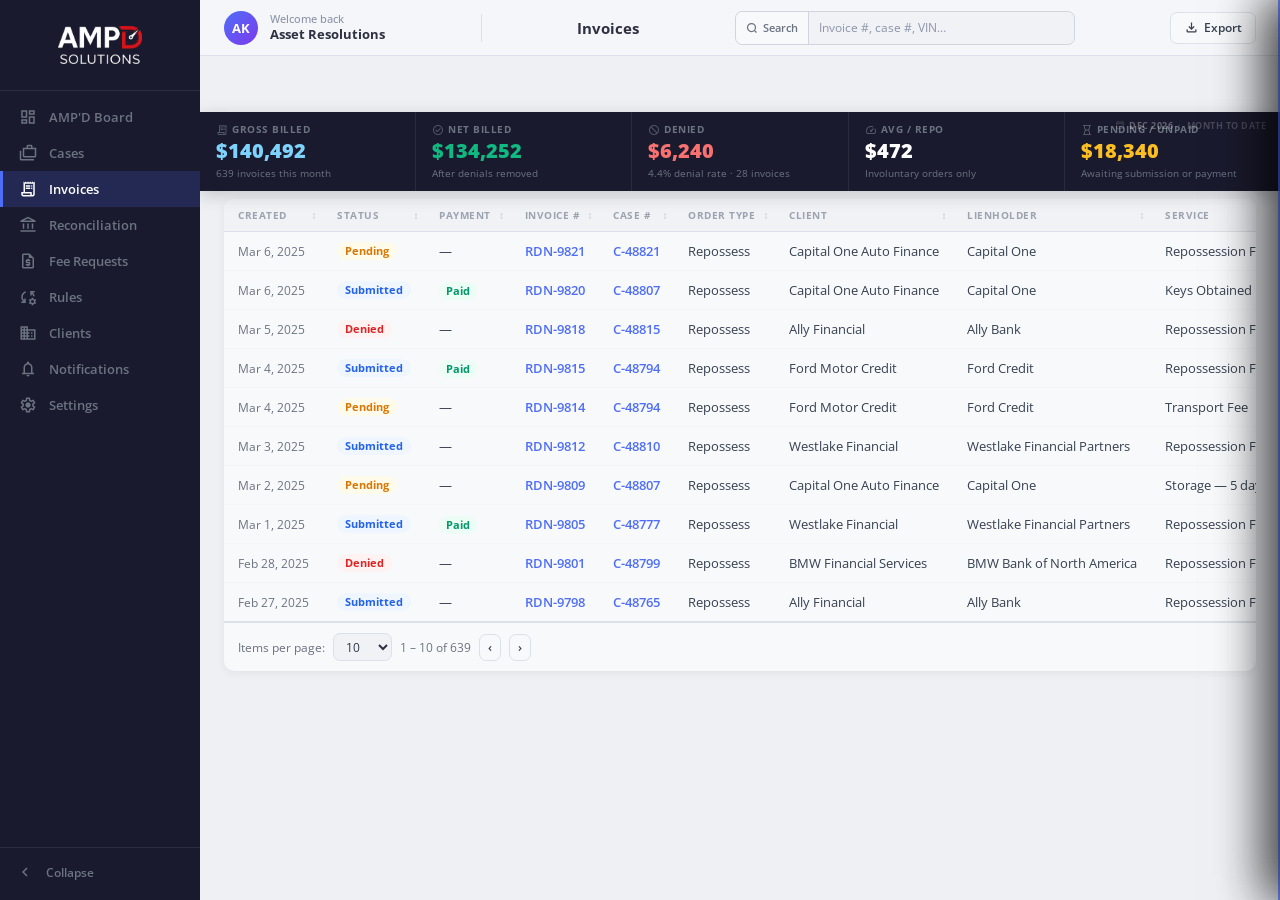
<file: invoices.html>
<!DOCTYPE html>
<html lang="en">
<head>
  <meta charset="UTF-8" />
  <meta name="viewport" content="width=device-width, initial-scale=1.0, viewport-fit=cover" />
  <!-- [Mobile] iOS web app readiness meta tags -->
  <meta name="apple-mobile-web-app-capable" content="yes" />
  <meta name="apple-mobile-web-app-status-bar-style" content="default" />
  <meta name="apple-mobile-web-app-title" content="AMPD Board" />
  <meta name="mobile-web-app-capable" content="yes" />
  <link href="https://fonts.googleapis.com/css2?family=Open+Sans:wght@400;500;600;700&display=swap" rel="stylesheet" />
  <link href="https://fonts.googleapis.com/css2?family=Material+Symbols+Outlined:opsz,wght,FILL,GRAD@20..48,100..700,0..1,-50..200" rel="stylesheet" />
  <link rel="stylesheet" href="css/style.css">
  <title>AMPD Solutions — Invoices</title>
</head>
<body>

<div id="fs-popover" class="filter-popover" style="display:none;"></div>
<div id="fs-add-panel" class="filter-add-panel" style="display:none;"></div>

<div class="app-shell">

  <!-- ══ SIDEBAR ══ -->
  <nav class="sidebar" id="appSidebar">
    <div class="sb-logo">
      <img src="[data-uri]" alt="AMPD Solutions" />
    </div>
    <div class="sb-nav">
      <div class="sb-item" data-page="dashboard" data-tooltip="AMP'D Board"><span class="mat-icon">dashboard</span><span class="sb-item-label">AMP'D Board</span></div>
      <div class="sb-item" data-page="cases" data-tooltip="Cases"><span class="mat-icon">cases</span><span class="sb-item-label">Cases</span></div>
      <div class="sb-item active" data-page="invoices" data-tooltip="Invoices"><span class="mat-icon">receipt_long</span><span class="sb-item-label">Invoices</span></div>
      <div class="sb-item" data-page="reconciliation" data-tooltip="Reconciliation"><span class="mat-icon">account_balance</span><span class="sb-item-label">Reconciliation</span></div>
      <div class="sb-item" data-page="fees" data-tooltip="Fee Requests"><span class="mat-icon">request_quote</span><span class="sb-item-label">Fee Requests</span></div>
      <div class="sb-item" data-page="rules" data-tooltip="Rules"><span class="mat-icon">rule_settings</span><span class="sb-item-label">Rules</span></div>
      <div class="sb-item" data-page="clients" data-tooltip="Clients"><span class="mat-icon">business</span><span class="sb-item-label">Clients</span></div>
      <div class="sb-item" data-page="notifications" data-tooltip="Notifications"><span class="mat-icon">notifications</span><span class="sb-item-label">Notifications</span></div>
      <div class="sb-item" data-page="settings" data-tooltip="Settings"><span class="mat-icon">settings</span><span class="sb-item-label">Settings</span></div>
    </div>
    <div class="sb-bottom">
      <div class="sb-toggle" id="sbToggleBtn">
        <span class="mat-icon">chevron_left</span>
        <span class="sb-toggle-label">Collapse</span>
      </div>
    </div>
  </nav>

  <!-- ══ MAIN AREA ══ -->
  <div class="main-area">



  <!-- ══ MAIN AREA ══ -->
  <div class="main-area">
      <header class="dash-header">
        <div class="header-left">
          <div class="avatar">AK</div>
          <div class="header-user">
            <span class="header-greeting">Welcome back</span>
            <span class="header-agency">Asset Resolutions</span>
          </div>
        </div>
        <div class="header-divider"></div>
        <div class="header-board-title">Invoices</div>
        <div class="header-search">
          <div class="search-type-btn" style="pointer-events:none;color:#6b7280;">
            <svg width="12" height="12" fill="none" stroke="currentColor" stroke-width="2.5" viewBox="0 0 24 24"><circle cx="11" cy="11" r="8"/><line x1="21" y1="21" x2="16.65" y2="16.65"/></svg>
            <span>Search</span>
          </div>
          <input class="search-input" id="invoicesSearch" placeholder="Invoice #, case #, VIN…" oninput="filterTableRows('invoicesTbody', this.value)" />
        </div>
        <div style="display:flex;align-items:center;gap:8px;flex-shrink:0;">
          <button class="dt-btn" style="height:32px;"><span class="mat-icon" style="font-size:15px;">download</span> Export</button>
        </div>
      </header>
      <div class="page-kpi-strip">
        <div class="page-kpi-item">
          <div class="page-kpi-label"><span class="mat-icon">receipt_long</span> Gross Billed</div>
          <div class="page-kpi-val accent">$140,492</div>
          <div class="page-kpi-sub">639 invoices this month</div>
        </div>
        <div class="page-kpi-item">
          <div class="page-kpi-label"><span class="mat-icon">check_circle</span> Net Billed</div>
          <div class="page-kpi-val green">$134,252</div>
          <div class="page-kpi-sub">After denials removed</div>
        </div>
        <div class="page-kpi-item">
          <div class="page-kpi-label"><span class="mat-icon">block</span> Denied</div>
          <div class="page-kpi-val red">$6,240</div>
          <div class="page-kpi-sub">4.4% denial rate · 28 invoices</div>
        </div>
        <div class="page-kpi-item">
          <div class="page-kpi-label"><span class="mat-icon">speed</span> Avg / Repo</div>
          <div class="page-kpi-val">$472</div>
          <div class="page-kpi-sub">Involuntary orders only</div>
        </div>
        <div class="page-kpi-item">
          <div class="page-kpi-label"><span class="mat-icon">hourglass_empty</span> Pending / Unpaid</div>
          <div class="page-kpi-val yellow">$18,340</div>
          <div class="page-kpi-sub">Awaiting submission or payment</div>
        </div>
      </div>
      <div class="filter-bar" id="fs-bar-invoicesTbody">
        <div class="filter-chips-row">
          <span class="fs-label">Filters</span>
          <button class="dt-chip" data-ftbody="invoicesTbody" data-fkey="invoiceClient" onclick="FS.openChip(this)"><span class="mat-icon" style="font-size:13px;">business</span> <span class="fs-chip-label">Client</span></button>
          <button class="dt-chip" data-ftbody="invoicesTbody" data-fkey="invoiceStatus" onclick="FS.openChip(this)"><span class="mat-icon" style="font-size:13px;">list_alt</span> <span class="fs-chip-label">Invoice Status</span></button>
          <button class="dt-chip" data-ftbody="invoicesTbody" data-fkey="invoiceVin" onclick="FS.openChip(this)"><span class="mat-icon" style="font-size:13px;">directions_car</span> <span class="fs-chip-label">VIN</span></button>
          <button class="dt-chip" data-ftbody="invoicesTbody" data-fkey="invoiceLienholder" onclick="FS.openChip(this)"><span class="mat-icon" style="font-size:13px;">account_balance</span> <span class="fs-chip-label">Lienholder</span></button>
          <button class="dt-chip" data-ftbody="invoicesTbody" data-fkey="invoiceService" onclick="FS.openChip(this)"><span class="mat-icon" style="font-size:13px;">build</span> <span class="fs-chip-label">Service</span></button>
          <button class="dt-chip" data-ftbody="invoicesTbody" data-fkey="invoiceCreatedDate" onclick="FS.openChip(this)"><span class="mat-icon" style="font-size:13px;">calendar_today</span> <span class="fs-chip-label">Created Date</span></button>
          <button class="dt-chip" data-ftbody="invoicesTbody" data-fkey="invoicePayment" onclick="FS.openChip(this)"><span class="mat-icon" style="font-size:13px;">payments</span> <span class="fs-chip-label">Payment</span></button>
          <button class="dt-chip-add" onclick="FS.openAddPanel(this,&quot;invoicesTbody&quot;)"><span class="mat-icon" style="font-size:13px;">add</span> Filter</button>
          <div class="dt-spacer"></div>
          <button class="dt-chip-clear" id="fs-clear-invoicesTbody" onclick="FS.clearAll(&quot;invoicesTbody&quot;)" style="display:none;">Clear All</button>
          <span class="fs-result-count" id="fs-count-invoicesTbody" style="font-size:11px;color:#9ca3af;white-space:nowrap;">639 results</span>
        </div>
      </div>
      <div class="inner-body">
        <div class="data-card">
          <div class="data-table-wrap">
            <table class="data-table">
              <thead><tr><th data-col="0" data-type="date" onclick="sortTable('invoicesTbody',this)">Created</th><th data-col="1" data-type="text" onclick="sortTable('invoicesTbody',this)">Status</th><th data-col="2" data-type="text" onclick="sortTable('invoicesTbody',this)">Payment</th><th data-col="3" data-type="text" onclick="sortTable('invoicesTbody',this)">Invoice #</th><th data-col="4" data-type="text" onclick="sortTable('invoicesTbody',this)">Case #</th><th data-col="5" data-type="text" onclick="sortTable('invoicesTbody',this)">Order Type</th><th data-col="6" data-type="text" onclick="sortTable('invoicesTbody',this)">Client</th><th data-col="7" data-type="text" onclick="sortTable('invoicesTbody',this)">Lienholder</th><th data-col="8" data-type="text" onclick="sortTable('invoicesTbody',this)">Service</th><th data-col="9" data-type="num" onclick="sortTable('invoicesTbody',this)">Qty</th><th data-col="10" data-type="num" onclick="sortTable('invoicesTbody',this)">Total</th><th data-col="11" data-type="text" onclick="sortTable('invoicesTbody',this)">Source</th></tr></thead>
              <tbody id="invoicesTbody">
                <tr data-case-id="C-48821" data-vin="1G1ZD5ST8JF241872" data-year="2018" data-make="Chevrolet" data-model="Malibu"><td style="color:#6b7280;font-size:11.5px;">Mar 6, 2025</td><td><span class="sbadge yellow">Pending</span></td><td>—</td><td><a style="color:#4f6ef7;font-weight:600;cursor:pointer;">RDN-9821</a></td><td><a style="color:#4f6ef7;cursor:pointer;">C-48821</a></td><td>Repossess</td><td>Capital One Auto Finance</td><td>Capital One</td><td>Repossession Fee</td><td>1</td><td style="font-weight:700;">$325.00</td><td class="src-logo-cell"><img src="img/ampd-logo-sm.png" class="tbl-src-logo" alt="AMPD"></td></tr>
                <tr data-case-id="C-48807" data-vin="3FADP4BJ8GM181432" data-year="2016" data-make="Ford" data-model="Fiesta"><td style="color:#6b7280;font-size:11.5px;">Mar 6, 2025</td><td><span class="sbadge blue">Submitted</span></td><td><span style="font-size:10.5px;font-weight:700;color:#059669;background:#ecfdf5;padding:2px 7px;border-radius:10px;">Paid</span></td><td><a style="color:#4f6ef7;font-weight:600;cursor:pointer;">RDN-9820</a></td><td><a style="color:#4f6ef7;cursor:pointer;">C-48807</a></td><td>Repossess</td><td>Capital One Auto Finance</td><td>Capital One</td><td>Keys Obtained</td><td>1</td><td style="font-weight:700;">$45.00</td><td class="src-logo-cell"><img src="img/ampd-logo-sm.png" class="tbl-src-logo" alt="AMPD"></td></tr>
                <tr data-case-id="C-48815" data-vin="2T1BURHE0JC033742" data-year="2019" data-make="Toyota" data-model="Corolla"><td style="color:#6b7280;font-size:11.5px;">Mar 5, 2025</td><td><span class="sbadge red">Denied</span></td><td>—</td><td><a style="color:#4f6ef7;font-weight:600;cursor:pointer;">RDN-9818</a></td><td><a style="color:#4f6ef7;cursor:pointer;">C-48815</a></td><td>Repossess</td><td>Ally Financial</td><td>Ally Bank</td><td>Repossession Fee</td><td>1</td><td style="font-weight:700;">$275.00</td><td class="src-logo-cell"><img src="img/ampd-logo-sm.png" class="tbl-src-logo" alt="AMPD"></td></tr>
                <tr data-case-id="C-48794" data-vin="1FTEW1EP5JFA22341" data-year="2018" data-make="Ford" data-model="F-150"><td style="color:#6b7280;font-size:11.5px;">Mar 4, 2025</td><td><span class="sbadge blue">Submitted</span></td><td><span style="font-size:10.5px;font-weight:700;color:#059669;background:#ecfdf5;padding:2px 7px;border-radius:10px;">Paid</span></td><td><a style="color:#4f6ef7;font-weight:600;cursor:pointer;">RDN-9815</a></td><td><a style="color:#4f6ef7;cursor:pointer;">C-48794</a></td><td>Repossess</td><td>Ford Motor Credit</td><td>Ford Credit</td><td>Repossession Fee</td><td>1</td><td style="font-weight:700;">$300.00</td><td class="src-logo-cell"><img src="img/ampd-logo-sm.png" class="tbl-src-logo" alt="AMPD"></td></tr>
                <tr data-case-id="C-48794" data-vin="1FTEW1EP5JFA22341" data-year="2018" data-make="Ford" data-model="F-150"><td style="color:#6b7280;font-size:11.5px;">Mar 4, 2025</td><td><span class="sbadge yellow">Pending</span></td><td>—</td><td><a style="color:#4f6ef7;font-weight:600;cursor:pointer;">RDN-9814</a></td><td><a style="color:#4f6ef7;cursor:pointer;">C-48794</a></td><td>Repossess</td><td>Ford Motor Credit</td><td>Ford Credit</td><td>Transport Fee</td><td>1</td><td style="font-weight:700;">$125.00</td><td class="src-logo-cell"><img src="img/ampd-logo-sm.png" class="tbl-src-logo" alt="AMPD"></td></tr>
                <tr data-case-id="C-48810" data-vin="2HGFC2F59GH541037" data-year="2016" data-make="Honda" data-model="Civic"><td style="color:#6b7280;font-size:11.5px;">Mar 3, 2025</td><td><span class="sbadge blue">Submitted</span></td><td>—</td><td><a style="color:#4f6ef7;font-weight:600;cursor:pointer;">RDN-9812</a></td><td><a style="color:#4f6ef7;cursor:pointer;">C-48810</a></td><td>Repossess</td><td>Westlake Financial</td><td>Westlake Financial Partners</td><td>Repossession Fee</td><td>1</td><td style="font-weight:700;">$300.00</td><td class="src-logo-cell"><img src="img/ampd-logo-sm.png" class="tbl-src-logo" alt="AMPD"></td></tr>
                <tr data-case-id="C-48807" data-vin="3FADP4BJ8GM181432" data-year="2016" data-make="Ford" data-model="Fiesta"><td style="color:#6b7280;font-size:11.5px;">Mar 2, 2025</td><td><span class="sbadge yellow">Pending</span></td><td>—</td><td><a style="color:#4f6ef7;font-weight:600;cursor:pointer;">RDN-9809</a></td><td><a style="color:#4f6ef7;cursor:pointer;">C-48807</a></td><td>Repossess</td><td>Capital One Auto Finance</td><td>Capital One</td><td>Storage — 5 days</td><td>5</td><td style="font-weight:700;">$150.00</td><td class="src-logo-cell"><img src="img/ampd-logo-sm.png" class="tbl-src-logo" alt="AMPD"></td></tr>
                <tr data-case-id="C-48777" data-vin="5NPE34AF8JH612984" data-year="2018" data-make="Hyundai" data-model="Sonata"><td style="color:#6b7280;font-size:11.5px;">Mar 1, 2025</td><td><span class="sbadge blue">Submitted</span></td><td><span style="font-size:10.5px;font-weight:700;color:#059669;background:#ecfdf5;padding:2px 7px;border-radius:10px;">Paid</span></td><td><a style="color:#4f6ef7;font-weight:600;cursor:pointer;">RDN-9805</a></td><td><a style="color:#4f6ef7;cursor:pointer;">C-48777</a></td><td>Repossess</td><td>Westlake Financial</td><td>Westlake Financial Partners</td><td>Repossession Fee</td><td>1</td><td style="font-weight:700;">$275.00</td><td class="src-logo-cell"><img src="img/ampd-logo-sm.png" class="tbl-src-logo" alt="AMPD"></td></tr>
                <tr data-case-id="C-48799" data-vin="1FTFW1ET5DFC10312" data-year="2022" data-make="Ford" data-model="F-150"><td style="color:#6b7280;font-size:11.5px;">Feb 28, 2025</td><td><span class="sbadge red">Denied</span></td><td>—</td><td><a style="color:#4f6ef7;font-weight:600;cursor:pointer;">RDN-9801</a></td><td><a style="color:#4f6ef7;cursor:pointer;">C-48799</a></td><td>Repossess</td><td>BMW Financial Services</td><td>BMW Bank of North America</td><td>Repossession Fee</td><td>1</td><td style="font-weight:700;">$450.00</td><td class="src-logo-cell"><img src="img/ampd-logo-sm.png" class="tbl-src-logo" alt="AMPD"></td></tr>
                <tr data-case-id="C-48765" data-vin="1N4AL3AP8JC231095" data-year="2018" data-make="Nissan" data-model="Altima"><td style="color:#6b7280;font-size:11.5px;">Feb 27, 2025</td><td><span class="sbadge blue">Submitted</span></td><td>—</td><td><a style="color:#4f6ef7;font-weight:600;cursor:pointer;">RDN-9798</a></td><td><a style="color:#4f6ef7;cursor:pointer;">C-48765</a></td><td>Repossess</td><td>Ally Financial</td><td>Ally Bank</td><td>Repossession Fee</td><td>1</td><td style="font-weight:700;">$325.00</td><td class="src-logo-cell"><img src="img/ampd-logo-sm.png" class="tbl-src-logo" alt="AMPD"></td></tr>
              </tbody>
            </table>
          </div>
          <div class="table-paginator">
            <span style="font-size:12px;color:#6b7280;">Items per page:</span>
            <select class="settings-input" style="min-width:unset;padding:3px 8px;height:28px;font-size:12px;"><option>10</option><option>25</option><option>100</option></select>
            <span style="font-size:12px;color:#6b7280;">1 – 10 of 639</span>
            <button class="dt-btn" style="padding:4px 8px;">‹</button>
            <button class="dt-btn" style="padding:4px 8px;">›</button>
          </div>
        </div>
      </div>
    </div><!-- /page-invoices -->

  </div><!-- /main-area -->
</div><!-- /app-shell -->

<nav class="mob-nav" id="mobNav">
  <div class="mob-nav-item" data-page="dashboard" onclick="mobNavGo(this)">
    <span class="mat-icon">dashboard</span>
    <span class="mob-nav-label">Board</span>
  </div>
  <div class="mob-nav-item" data-page="cases" onclick="mobNavGo(this)">
    <span class="mat-icon">cases</span>
    <span class="mob-nav-label">Cases</span>
  </div>
  <div class="mob-nav-item active" data-page="invoices" onclick="mobNavGo(this)">
    <span class="mat-icon">receipt_long</span>
    <span class="mob-nav-label">Invoices</span>
  </div>
  <div class="mob-nav-item" data-page="fees" onclick="mobNavGo(this)">
    <span class="mat-icon">request_quote</span>
    <span class="mob-nav-label">Fees</span>
  </div>
  <div class="mob-nav-item " data-page="more" onclick="mobMoreOpen()">
    <span class="mat-icon">more_horiz</span>
    <span class="mob-nav-label">More</span>
  </div>
</nav>

<script src="https://auth.ampd.solutions/js/keycloak.js"></script>
<script src="js/app.js"></script>
  <!-- ============================================================
       CASE DRAWER — backdrop + panel
       ============================================================ -->
  <div class="drawer-backdrop" id="drawerBackdrop"></div>

  <div class="case-drawer" id="caseDrawer" role="complementary" aria-label="Case details">

    <!-- Sticky header -->
    <div class="drawer-header">
      <div class="drawer-header-top">
        <div class="drawer-header-left">
          <h2 class="drawer-case-num" id="drawerCaseNum">Case #—</h2>
          <a class="drawer-rdn-link" id="drawerRdnLink" href="#" target="_blank">View <img src="img/rdn-logo.svg" alt="RDN" class="rdn-logo-inline"></a>
        </div>
        <button class="drawer-close-btn" onclick="closeDrawer()" aria-label="Close">
          <span class="material-symbols-outlined">close</span>
        </button>
      </div>
      <div class="drawer-rdn-deep-links">
        <a class="drawer-rdn-deep-link" id="drawerRdnPhotos" href="#" target="_blank">
          <span class="material-symbols-outlined">photo_library</span>Photos
        </a>
        <a class="drawer-rdn-deep-link" id="drawerRdnConditionReport" href="#" target="_blank">
          <span class="material-symbols-outlined">description</span>Condition Report
        </a>
        <a class="drawer-rdn-deep-link" id="drawerRdnInvoices" href="#" target="_blank">
          <span class="material-symbols-outlined">receipt_long</span>Invoices
        </a>
      </div>
    </div>

    <!-- Scrollable body -->
    <div class="drawer-body" id="drawerBody">

      <!-- Case details section -->
      <div class="drawer-section" id="drawerCaseSection">

        <!-- Lifecycle row -->
        <div class="drawer-lifecycle-row" id="drawerLifecycleRow">
          <span class="lc-badge" id="drawerOrderType">
            <span class="material-symbols-outlined">car_repair</span>
            <span id="drawerOrderTypeLabel">Repossession</span>
          </span>
          <span class="lc-badge repossessed" id="drawerStatusBadge">
            <span class="material-symbols-outlined">check_circle</span>
            <span id="drawerStatusLabel">Repossessed</span>
          </span>
        </div>

        <!-- Timeline -->
        <div class="drawer-timeline" id="drawerTimeline">
          <div class="tl-step done" id="tlStep1">
            <div class="tl-dot"></div>
            <div class="tl-date" id="tlDate1">—</div>
            <div class="tl-label">Order Date</div>
          </div>
          <div class="tl-connector" id="tlConn1"></div>
          <div class="tl-step" id="tlStep2">
            <div class="tl-dot"></div>
            <div class="tl-date" id="tlDate2">—</div>
            <div class="tl-label">Recovery Date</div>
          </div>
          <div class="tl-connector" id="tlConn2"></div>
          <div class="tl-step" id="tlStep3">
            <div class="tl-dot"></div>
            <div class="tl-date" id="tlDate3">—</div>
            <div class="tl-label">Release Date</div>
          </div>
        </div>

        <!-- Metrics -->
        <div class="drawer-metrics" id="drawerMetrics">
          <div class="metric-box">
            <div class="val" id="drawerDaysRecover">—</div>
            <div class="lbl">Days to Recover</div>
          </div>
          <div class="metric-box">
            <div class="val" id="drawerDaysStored">—</div>
            <div class="lbl">Days Stored</div>
          </div>
        </div>

        <!-- Case details grid -->
        <div class="drawer-detail-grid">
          <div class="drawer-detail-item">
            <div class="dval" id="drawerClient">—</div>
            <div class="dkey">Client</div>
          </div>
          <div class="drawer-detail-item">
            <div class="dval" id="drawerLienholder">—</div>
            <div class="dkey">Lienholder</div>
          </div>
          <div class="drawer-detail-item">
            <div class="dval" id="drawerAccount">—</div>
            <div class="dkey">Account</div>
          </div>
          <div class="drawer-detail-item">
            <div class="dval" id="drawerCondReport">—</div>
            <div class="dkey">Condition Report</div>
          </div>
          <div class="drawer-detail-item">
            <div class="dval" id="drawerPhotos">—</div>
            <div class="dkey">Photos</div>
          </div>
        </div>

        <!-- Collateral -->
        <div class="drawer-collateral">
          <div class="drawer-detail-grid" style="margin-top:0; padding-top:0; border-top:none;">
            <div class="drawer-detail-item">
              <div class="dval" id="drawerVin" style="font-size:13px;">—</div>
              <div class="dkey">VIN</div>
            </div>
            <div class="drawer-detail-item">
              <div class="dval" id="drawerYear">—</div>
              <div class="dkey">Year</div>
            </div>
            <div class="drawer-detail-item">
              <div class="dval" id="drawerMake">—</div>
              <div class="dkey">Make</div>
            </div>
            <div class="drawer-detail-item">
              <div class="dval" id="drawerModel">—</div>
              <div class="dkey">Model</div>
            </div>
            <div class="drawer-detail-item">
              <div class="dval" id="drawerDriveType">—</div>
              <div class="dkey">Drive Type</div>
            </div>
            <div class="drawer-detail-item">
              <div class="dval" id="drawerKeyType">—</div>
              <div class="dkey">Key Type</div>
            </div>
            <div class="drawer-detail-item">
              <div class="dval" id="drawerEBrake">—</div>
              <div class="dkey">Elec. Parking Brake</div>
            </div>
            <div class="drawer-detail-item">
              <div class="dval" id="drawerFuel">—</div>
              <div class="dkey">Fuel</div>
            </div>
          </div>
        </div>
      </div><!-- /drawer-section case -->

      <!-- Invoices section -->
      <div class="drawer-section" id="drawerInvoicesSection">
        <div class="drawer-section-heading">
          Invoices
          <button class="create-btn" onclick="openCreateInvoiceModal()">+ Create Invoice</button>
        </div>
        <div id="drawerInvoicesList">
          <div class="drawer-empty">No invoices for this case.</div>
        </div>
        <div class="inv-section-total" id="drawerInvoiceTotal" style="display:none;"></div>
      </div>

      <!-- Fee Requests section -->
      <div class="drawer-section" id="drawerFeesSection">
        <div class="drawer-section-heading">Fee Requests</div>
        <div id="drawerFeesList">
          <div class="drawer-empty">No fee requests for this case.</div>
        </div>
        <div class="inv-section-total" id="drawerFeesTotal" style="display:none;"></div>
      </div>

    </div><!-- /drawer-body -->
  </div><!-- /case-drawer -->


  <!-- ============================================================
       RULE DRAWER — 3-column form
       ============================================================ -->
  <div class="rule-drawer" id="ruleDrawer" role="complementary" aria-label="Rule details">

    <div class="rule-drawer-header">
      <div class="rule-drawer-header-top">
        <h2 class="rule-drawer-title" id="ruleDrawerTitle">Rule Details</h2>
        <div class="rule-drawer-header-actions">
          <button class="drawer-close-btn" onclick="closeRuleDrawer()" aria-label="Close">
            <span class="material-symbols-outlined">close</span>
          </button>
        </div>
      </div>
      <!-- Identity fields always visible in header -->
      <div class="rule-header-fields">
        <div class="rf-field" style="margin-bottom:0;">
          <label class="rf-label">Name <span class="req">*</span></label>
          <input class="rf-input" id="rfName" type="text" placeholder="e.g. Repossession — Standard">
        </div>
        <div class="rf-field" style="margin-bottom:0;">
          <label class="rf-label">Event Type <span class="req">*</span></label>
          <select class="rf-select" id="rfEventType" onchange="ruleEventTypeChanged()">
            <option value="draftInvoice">Draft Invoice</option>
            <option value="draftFee">Draft Fee</option>
          </select>
        </div>
        <div class="rule-header-checkboxes">
          <label class="rf-checkbox"><input type="checkbox" id="rfEnabled"> Enabled</label>
          <label class="rf-checkbox"><input type="checkbox" id="rfPushRDN"> Push to RDN</label>
        </div>
      </div>
    </div>

    <div class="rule-drawer-body" id="ruleDrawerBody">

      <!-- Three-column section -->
      <div class="rule-form-columns">

        <!-- LEFT — Case Filters -->
        <div class="rule-form-col">
          <div class="rule-form-section">
            <div class="rule-section-header">
              <span class="material-symbols-outlined">filter_list</span>
              <h3>Case Filters</h3>
            </div>
            <div class="rule-section-body">
              <div class="rf-field">
                <label class="rf-label">Client (Case Owner)</label>
                <input class="rf-input" id="rfClient" type="text" placeholder="All clients">
                <span class="rf-hint">Defines case scope, assignment, and filters</span>
              </div>
              <div class="rf-field">
                <label class="rf-label">Status</label>
                <select class="rf-select" id="rfStatus" multiple size="4">
                  <option value="Recovered">Recovered</option>
                  <option value="Repossessed">Repossessed</option>
                  <option value="Declined">Declined</option>
                  <option value="Closed">Closed</option>
                  <option value="Open">Open</option>
                  <option value="Pending">Pending</option>
                </select>
              </div>
              <div class="rf-field">
                <label class="rf-label">Disposition</label>
                <select class="rf-select" id="rfDisposition" multiple size="3">
                  <option value="Stored">Stored</option>
                  <option value="Delivered">Delivered</option>
                  <option value="Released">Released</option>
                  <option value="Redeemed">Redeemed</option>
                </select>
              </div>
              <div class="rf-field">
                <label class="rf-label">Order Type</label>
                <select class="rf-select" id="rfOrderType" multiple size="3">
                  <option value="Repossess">Repossess</option>
                  <option value="LPR">LPR</option>
                  <option value="Voluntary Surrender">Voluntary Surrender</option>
                  <option value="Transport">Transport</option>
                </select>
              </div>
              <div class="rf-field">
                <label class="rf-label">Lienholders</label>
                <select class="rf-select" id="rfLienholders" multiple size="3">
                  <option value="Ally Bank">Ally Bank</option>
                  <option value="Capital One">Capital One</option>
                  <option value="JPMorgan Chase">JPMorgan Chase</option>
                  <option value="Ford Credit">Ford Credit</option>
                  <option value="Westlake Financial Partners">Westlake Financial Partners</option>
                  <option value="Santander Consumer USA">Santander Consumer USA</option>
                  <option value="TD Auto Finance">TD Auto Finance</option>
                </select>
              </div>
              <div class="rf-field">
                <label class="rf-label">Account Filter</label>
                <input class="rf-input" id="rfAccountFilter" type="text" placeholder="Optional account pattern">
              </div>
              <div class="rf-field">
                <label class="rf-label">LPR Flag</label>
                <select class="rf-select" id="rfLprFlag">
                  <option value="all">All</option>
                  <option value="yes">Yes</option>
                  <option value="no">No</option>
                </select>
              </div>
              <div class="rf-field">
                <label class="rf-label" style="margin-bottom:8px;">Additional Filters</label>
                <div class="rf-checkbox-group">
                  <label class="rf-checkbox"><input type="checkbox" id="rfHasCR"> Condition Report Present</label>
                  <label class="rf-checkbox"><input type="checkbox" id="rfHasPics"> Pictures Present</label>
                  <label class="rf-checkbox"><input type="checkbox" id="rfHasTransport"> Transport Date Set</label>
                </div>
              </div>
            </div>
          </div>
        </div>

        <!-- MIDDLE — Collateral & Recovery -->
        <div class="rule-form-col">
          <div class="rule-form-section">
            <div class="rule-section-header">
              <span class="material-symbols-outlined">directions_car</span>
              <h3>Collateral</h3>
            </div>
            <div class="rule-section-body">
              <div class="rf-field">
                <label class="rf-label">Key Type</label>
                <select class="rf-select" id="rfKeyType" multiple size="4">
                  <option value="Standard Mechanical Key">Standard Mechanical Key</option>
                  <option value="Transponder Key">Transponder Key</option>
                  <option value="Remote Head Key (RHK)">Remote Head Key (RHK)</option>
                  <option value="Remote Keyless Entry (RKE) Fob">Remote Keyless Entry (RKE) Fob</option>
                  <option value="Proximity/Smart Key">Proximity/Smart Key</option>
                  <option value="Integrated Key (Flip/Folding)">Integrated Key (Flip/Folding)</option>
                  <option value="Laser-Cut (Sidewinder) Key">Laser-Cut (Sidewinder) Key</option>
                </select>
              </div>
              <div class="rf-field">
                <label class="rf-label">E-Brake</label>
                <select class="rf-select" id="rfEBrake">
                  <option value="all">All</option>
                  <option value="yes">Yes</option>
                  <option value="no">No</option>
                </select>
              </div>
              <div class="rf-field">
                <label class="rf-label">Make</label>
                <select class="rf-select" id="rfMake" multiple size="4">
                  <option>Acura</option><option>Audi</option><option>BMW</option>
                  <option>Buick</option><option>Cadillac</option><option>Chevrolet</option>
                  <option>Chrysler</option><option>Dodge</option><option>Ford</option>
                  <option>GMC</option><option>Honda</option><option>Hyundai</option>
                  <option>Infiniti</option><option>Jeep</option><option>Kia</option>
                  <option>Lexus</option><option>Lincoln</option><option>Mazda</option>
                  <option>Mercedes-Benz</option><option>Nissan</option><option>Porsche</option>
                  <option>Ram</option><option>Subaru</option><option>Tesla</option>
                  <option>Toyota</option><option>Volkswagen</option><option>Volvo</option>
                </select>
              </div>
              <div class="rf-field">
                <label class="rf-label">Vehicle Type</label>
                <select class="rf-select" id="rfVehicleType" multiple size="3">
                  <option>Car</option><option>Truck</option><option>SUV</option>
                  <option>Van</option><option>Motorcycle</option><option>RV</option>
                  <option>Commercial</option>
                </select>
              </div>
              <div class="rf-field">
                <label class="rf-label">Drive Type</label>
                <select class="rf-select" id="rfDriveType" multiple size="3">
                  <option>AWD</option><option>FWD</option><option>RWD</option>
                  <option>2WD</option><option>4WD</option>
                </select>
              </div>
              <div class="rf-field">
                <label class="rf-label">Model</label>
                <input class="rf-input" id="rfModel" type="text" placeholder="Comma-separated values">
              </div>
              <div class="rf-field">
                <label class="rf-label">Year</label>
                <input class="rf-input" id="rfYear" type="text" placeholder="e.g. 2020, 2021, 2022">
              </div>
            </div>
          </div>
          <div class="rule-form-section">
            <div class="rule-section-header">
              <span class="material-symbols-outlined">location_on</span>
              <h3>Recovery</h3>
            </div>
            <div class="rule-section-body">
              <div class="rf-field">
                <label class="rf-label">Recovery State</label>
                <select class="rf-select" id="rfRecoveryState" multiple size="3">
                  <option value="AZ">Arizona</option><option value="CA">California</option>
                  <option value="TX">Texas</option><option value="FL">Florida</option>
                  <option value="NY">New York</option><option value="NV">Nevada</option>
                  <option value="CO">Colorado</option><option value="WA">Washington</option>
                </select>
              </div>
              <div class="rf-field">
                <label class="rf-label">Min Recovery Date</label>
                <input class="rf-input" id="rfRecovDateMin" type="date">
              </div>
              <div class="rf-field">
                <label class="rf-label">Max Recovery Date</label>
                <input class="rf-input" id="rfRecovDateMax" type="date">
              </div>
            </div>
          </div>
        </div>

        <!-- RIGHT — Billing Settings -->
        <div class="rule-form-col">
          <div class="rule-form-section">
            <div class="rule-section-header">
              <span class="material-symbols-outlined">payment</span>
              <h3>Billing Settings</h3>
            </div>
            <div class="rule-section-body">
              <div class="rf-field">
                <label class="rf-label">Bill To Client <span class="req">*</span></label>
                <input class="rf-input" id="rfBillToClient" type="text" placeholder="Required" required>
                <span class="rf-hint">Defines service catalog and rates</span>
              </div>
              <div class="rf-field">
                <label class="rf-label">Service</label>
                <select class="rf-select" id="rfService">
                  <option value="">— Select service —</option>
                  <option value="repossession_fee">Repossession Fee</option>
                  <option value="keys_obtained">Keys Obtained</option>
                  <option value="storage_fee">Storage Fee</option>
                  <option value="transport_fee">Transport Fee</option>
                  <option value="close_fee">Close Fee</option>
                  <option value="personal_property">Personal Property</option>
                  <option value="skip_trace">Skip Trace</option>
                  <option value="impound_release">Impound Release</option>
                </select>
                <span class="rf-hint">Services are based on the selected Bill To Client</span>
              </div>
              <!-- Invoice fields -->
              <div id="rfInvoiceFields">
                <div class="rf-field">
                  <label class="rf-checkbox" style="margin-bottom:12px;">
                    <input type="checkbox" id="rfRequiresFeeApproval"> Requires fee approval
                  </label>
                </div>
                <div class="rf-field">
                  <label class="rf-label">Rate</label>
                  <input class="rf-input" id="rfRate" type="number" step="0.01" placeholder="0.00">
                  <span class="rf-hint">Bill To Client Rate</span>
                </div>
                <div class="rf-field">
                  <label class="rf-label">Tax Rate (%)</label>
                  <input class="rf-input" id="rfTaxRate" type="number" step="0.01" placeholder="0">
                </div>
                <div class="rf-field">
                  <label class="rf-label">Calculation</label>
                  <select class="rf-select" id="rfCalcType" onchange="ruleCalcTypeChanged()">
                    <option value="flat">Flat</option>
                    <option value="calculateStoredDays">Storage Days</option>
                    <option value="calculateMileageOneWay">Mileage — One Way</option>
                    <option value="calculateMileageRoundTrip">Mileage — Round Trip</option>
                  </select>
                </div>
                <div id="rfThresholdFields" style="display:none;">
                  <div class="rf-field">
                    <label class="rf-label">Min Threshold</label>
                    <input class="rf-input" id="rfMinThreshold" type="number" placeholder="0">
                  </div>
                  <div class="rf-field">
                    <label class="rf-label">Max Threshold</label>
                    <input class="rf-input" id="rfMaxThreshold" type="number" placeholder="">
                  </div>
                </div>
                <div class="rf-field">
                  <label class="rf-label">Notes</label>
                  <textarea class="rf-textarea" id="rfNotes" rows="2" placeholder="Optional notes"></textarea>
                </div>
              </div>
              <!-- Fee fields (hidden by default) -->
              <div id="rfFeeFields" style="display:none;">
                <div class="rf-field">
                  <label class="rf-label">Fee Amount <span class="req">*</span></label>
                  <input class="rf-input" id="rfFeeAmount" type="number" step="0.01" placeholder="0.00">
                </div>
                <div class="rf-field">
                  <label class="rf-label">Bank Code</label>
                  <input class="rf-input" id="rfBankCode" type="text" placeholder="Optional">
                </div>
                <div class="rf-field">
                  <label class="rf-label">Fee Comments</label>
                  <textarea class="rf-textarea" id="rfFeeComments" rows="3" placeholder="Optional comments"></textarea>
                </div>
              </div>
            </div>
          </div>
          <!-- Notifications -->
          <div class="rule-form-section" id="rfNotificationsSection">
            <div class="rule-section-header">
              <span class="material-symbols-outlined">notifications</span>
              <h3>Notifications</h3>
            </div>
            <div class="rule-section-body">
              <label class="rf-checkbox" style="margin-bottom:10px;">
                <input type="checkbox" id="rfSendEmail" onchange="ruleEmailToggle()"> Send Invoice Email
              </label>
              <div id="rfEmailRecipientsField" style="display:none;">
                <div class="rf-field">
                  <label class="rf-label">Invoice Email Recipients</label>
                  <textarea class="rf-textarea" id="rfEmailRecipients" rows="3"
                    placeholder="Enter email addresses, comma or newline separated"></textarea>
                  <span class="rf-hint">One or more addresses, comma or newline separated</span>
                </div>
              </div>
            </div>
          </div>
        </div>
      </div><!-- /3-col -->

      <!-- Simulation -->
      <div class="rule-form-section">
        <div class="rule-section-header">
          <span class="material-symbols-outlined">play_circle</span>
          <h3>Simulate Against RDN Case</h3>
        </div>
        <div class="rule-section-body">
          <div class="rule-sim-row">
            <div class="rf-field">
              <label class="rf-label">RDN Case ID</label>
              <input class="rf-input" id="rfSimCaseId" type="text" placeholder="Enter RDN Case ID">
            </div>
            <button class="rule-sim-btn" onclick="runRuleSimulation()">
              <span class="material-symbols-outlined" style="font-size:16px;">play_arrow</span>
              Run Simulation
            </button>
          </div>
          <div id="rfSimResult" style="display:none;"></div>
        </div>
      </div>

    </div><!-- /rule-drawer-body -->

    <div class="rule-drawer-footer">
      <div class="rule-footer-content">
        <button class="rule-btn rule-btn-danger" id="rfDeleteBtn"
          onclick="if(confirm('Delete this rule?')) closeRuleDrawer()">Delete Rule</button>
        <div class="rule-footer-actions">
          <button class="rule-btn rule-btn-secondary" onclick="closeRuleDrawer()">Cancel</button>
          <button class="rule-btn rule-btn-primary" onclick="saveRule()">Save Rule</button>
        </div>
      </div>
    </div>

  </div><!-- /rule-drawer -->

</body>
</html>
</file>
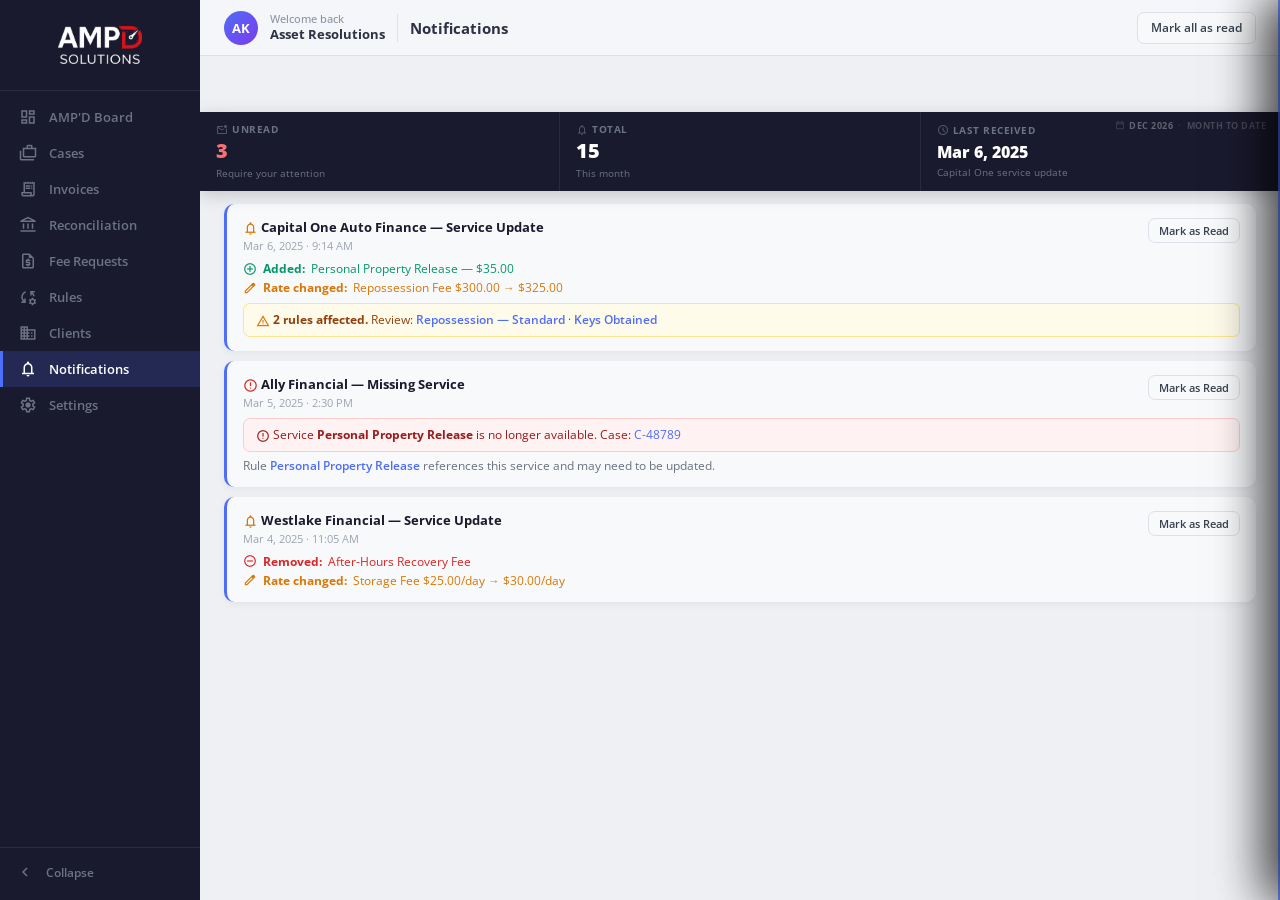
<file: notifications.html>
<!DOCTYPE html>
<html lang="en">
<head>
  <meta charset="UTF-8" />
  <meta name="viewport" content="width=device-width, initial-scale=1.0, viewport-fit=cover" />
  <!-- [Mobile] iOS web app readiness meta tags -->
  <meta name="apple-mobile-web-app-capable" content="yes" />
  <meta name="apple-mobile-web-app-status-bar-style" content="default" />
  <meta name="apple-mobile-web-app-title" content="AMPD Board" />
  <meta name="mobile-web-app-capable" content="yes" />
  <link href="https://fonts.googleapis.com/css2?family=Open+Sans:wght@400;500;600;700&display=swap" rel="stylesheet" />
  <link href="https://fonts.googleapis.com/css2?family=Material+Symbols+Outlined:opsz,wght,FILL,GRAD@20..48,100..700,0..1,-50..200" rel="stylesheet" />
  <link rel="stylesheet" href="css/style.css">
  <title>AMPD Solutions — Notifications</title>
</head>
<body>

<div id="fs-popover" class="filter-popover" style="display:none;"></div>
<div id="fs-add-panel" class="filter-add-panel" style="display:none;"></div>

<div class="app-shell">

  <!-- ══ SIDEBAR ══ -->
  <nav class="sidebar" id="appSidebar">
    <div class="sb-logo">
      <img src="[data-uri]" alt="AMPD Solutions" />
    </div>
    <div class="sb-nav">
      <div class="sb-item" data-page="dashboard" data-tooltip="AMP'D Board"><span class="mat-icon">dashboard</span><span class="sb-item-label">AMP'D Board</span></div>
      <div class="sb-item" data-page="cases" data-tooltip="Cases"><span class="mat-icon">cases</span><span class="sb-item-label">Cases</span></div>
      <div class="sb-item" data-page="invoices" data-tooltip="Invoices"><span class="mat-icon">receipt_long</span><span class="sb-item-label">Invoices</span></div>
      <div class="sb-item" data-page="reconciliation" data-tooltip="Reconciliation"><span class="mat-icon">account_balance</span><span class="sb-item-label">Reconciliation</span></div>
      <div class="sb-item" data-page="fees" data-tooltip="Fee Requests"><span class="mat-icon">request_quote</span><span class="sb-item-label">Fee Requests</span></div>
      <div class="sb-item" data-page="rules" data-tooltip="Rules"><span class="mat-icon">rule_settings</span><span class="sb-item-label">Rules</span></div>
      <div class="sb-item" data-page="clients" data-tooltip="Clients"><span class="mat-icon">business</span><span class="sb-item-label">Clients</span></div>
      <div class="sb-item active" data-page="notifications" data-tooltip="Notifications"><span class="mat-icon">notifications</span><span class="sb-item-label">Notifications</span></div>
      <div class="sb-item" data-page="settings" data-tooltip="Settings"><span class="mat-icon">settings</span><span class="sb-item-label">Settings</span></div>
    </div>
    <div class="sb-bottom">
      <div class="sb-toggle" id="sbToggleBtn">
        <span class="mat-icon">chevron_left</span>
        <span class="sb-toggle-label">Collapse</span>
      </div>
    </div>
  </nav>

  <!-- ══ MAIN AREA ══ -->
  <div class="main-area">



  <!-- ══ MAIN AREA ══ -->
  <div class="main-area">
      <header class="dash-header">
        <div class="header-left">
          <div class="avatar">AK</div>
          <div class="header-user">
            <span class="header-greeting">Welcome back</span>
            <span class="header-agency">Asset Resolutions</span>
          </div>
        </div>
        <div class="header-divider"></div>
        <div class="header-board-title">Notifications</div>
        <div style="flex:1;"></div>
        <button class="dt-btn" style="height:32px;flex-shrink:0;">Mark all as read</button>
      </header>
      <div class="page-kpi-strip">
        <div class="page-kpi-item">
          <div class="page-kpi-label"><span class="mat-icon">mark_email_unread</span> Unread</div>
          <div class="page-kpi-val red">3</div>
          <div class="page-kpi-sub">Require your attention</div>
        </div>
        <div class="page-kpi-item">
          <div class="page-kpi-label"><span class="mat-icon">notifications</span> Total</div>
          <div class="page-kpi-val">15</div>
          <div class="page-kpi-sub">This month</div>
        </div>
        <div class="page-kpi-item">
          <div class="page-kpi-label"><span class="mat-icon">schedule</span> Last Received</div>
          <div class="page-kpi-val" style="font-size:16px;padding-top:3px;">Mar 6, 2025</div>
          <div class="page-kpi-sub">Capital One service update</div>
        </div>
      </div>
      <div class="inner-body" style="padding-top:16px;">
        <div style="display:flex;gap:0;border-bottom:2px solid #e5e7eb;margin-bottom:16px;">
          <button class="notif-tab active" onclick="switchNotifTab(this,'unread')" style="padding:10px 18px;font-size:13px;font-weight:600;border:none;background:none;cursor:pointer;border-bottom:2px solid #4f6ef7;margin-bottom:-2px;color:#4f6ef7;">
            Unread <span style="background:#ef4444;color:#fff;font-size:10px;font-weight:700;padding:1px 6px;border-radius:10px;margin-left:5px;">3</span>
          </button>
          <button class="notif-tab" onclick="switchNotifTab(this,'read')" style="padding:10px 18px;font-size:13px;font-weight:600;border:none;background:none;cursor:pointer;color:#9ca3af;border-bottom:2px solid transparent;margin-bottom:-2px;">
            Read <span style="background:#e5e7eb;color:#6b7280;font-size:10px;font-weight:700;padding:1px 6px;border-radius:10px;margin-left:5px;">12</span>
          </button>
        </div>
        <div id="notif-unread" class="notif-tab-content">
          <div class="notif-card unread">
            <div style="display:flex;align-items:flex-start;justify-content:space-between;gap:12px;margin-bottom:8px;">
              <div><div style="font-size:13px;font-weight:700;color:#1a1a2e;margin-bottom:2px;"><span class="mat-icon" style="font-size:15px;color:#d97706;vertical-align:middle;">notifications</span> Capital One Auto Finance — Service Update</div><div style="font-size:11px;color:#9ca3af;">Mar 6, 2025 · 9:14 AM</div></div>
              <button class="dt-btn" style="font-size:11px;padding:4px 10px;white-space:nowrap;">Mark as Read</button>
            </div>
            <div style="margin-bottom:8px;">
              <div style="display:flex;align-items:center;gap:6px;font-size:11.5px;color:#059669;margin-bottom:4px;"><span class="mat-icon" style="font-size:14px;">add_circle</span> <strong>Added:</strong> Personal Property Release — $35.00</div>
              <div style="display:flex;align-items:center;gap:6px;font-size:11.5px;color:#d97706;"><span class="mat-icon" style="font-size:14px;">edit</span> <strong>Rate changed:</strong> Repossession Fee $300.00 → $325.00</div>
            </div>
            <div style="background:#fffbeb;border:1px solid #fde68a;border-radius:7px;padding:8px 12px;font-size:11.5px;color:#92400e;"><span class="mat-icon" style="font-size:14px;vertical-align:middle;color:#d97706;">warning</span> <strong>2 rules affected.</strong> Review: <a style="color:#4f6ef7;cursor:pointer;font-weight:600;">Repossession — Standard</a> · <a style="color:#4f6ef7;cursor:pointer;font-weight:600;">Keys Obtained</a></div>
          </div>
          <div class="notif-card unread">
            <div style="display:flex;align-items:flex-start;justify-content:space-between;gap:12px;margin-bottom:8px;">
              <div><div style="font-size:13px;font-weight:700;color:#1a1a2e;margin-bottom:2px;"><span class="mat-icon" style="font-size:15px;color:#dc2626;vertical-align:middle;">error</span> Ally Financial — Missing Service</div><div style="font-size:11px;color:#9ca3af;">Mar 5, 2025 · 2:30 PM</div></div>
              <button class="dt-btn" style="font-size:11px;padding:4px 10px;white-space:nowrap;">Mark as Read</button>
            </div>
            <div style="background:#fef2f2;border:1px solid #fecaca;border-radius:7px;padding:8px 12px;font-size:11.5px;color:#991b1b;margin-bottom:6px;"><span class="mat-icon" style="font-size:14px;vertical-align:middle;">error_outline</span> Service <strong>Personal Property Release</strong> is no longer available. Case: <a style="color:#4f6ef7;cursor:pointer;">C-48789</a></div>
            <div style="font-size:11.5px;color:#6b7280;">Rule <a style="color:#4f6ef7;cursor:pointer;font-weight:600;">Personal Property Release</a> references this service and may need to be updated.</div>
          </div>
          <div class="notif-card unread">
            <div style="display:flex;align-items:flex-start;justify-content:space-between;gap:12px;margin-bottom:8px;">
              <div><div style="font-size:13px;font-weight:700;color:#1a1a2e;margin-bottom:2px;"><span class="mat-icon" style="font-size:15px;color:#d97706;vertical-align:middle;">notifications</span> Westlake Financial — Service Update</div><div style="font-size:11px;color:#9ca3af;">Mar 4, 2025 · 11:05 AM</div></div>
              <button class="dt-btn" style="font-size:11px;padding:4px 10px;white-space:nowrap;">Mark as Read</button>
            </div>
            <div><div style="display:flex;align-items:center;gap:6px;font-size:11.5px;color:#dc2626;margin-bottom:4px;"><span class="mat-icon" style="font-size:14px;">remove_circle</span> <strong>Removed:</strong> After-Hours Recovery Fee</div><div style="display:flex;align-items:center;gap:6px;font-size:11.5px;color:#d97706;"><span class="mat-icon" style="font-size:14px;">edit</span> <strong>Rate changed:</strong> Storage Fee $25.00/day → $30.00/day</div></div>
          </div>
        </div>
        <div id="notif-read" class="notif-tab-content" style="display:none;">
          <div style="text-align:center;padding:40px 20px;color:#9ca3af;"><span class="mat-icon" style="font-size:40px;display:block;margin-bottom:8px;">drafts</span><div style="font-size:13px;font-weight:600;">12 read notifications</div><div style="font-size:12px;margin-top:4px;">Older service change and rule impact notifications</div></div>
        </div>
      </div>
    </div><!-- /page-notifications -->

  </div><!-- /main-area -->
</div><!-- /app-shell -->

<nav class="mob-nav" id="mobNav">
  <div class="mob-nav-item" data-page="dashboard" onclick="mobNavGo(this)">
    <span class="mat-icon">dashboard</span>
    <span class="mob-nav-label">Board</span>
  </div>
  <div class="mob-nav-item" data-page="cases" onclick="mobNavGo(this)">
    <span class="mat-icon">cases</span>
    <span class="mob-nav-label">Cases</span>
  </div>
  <div class="mob-nav-item" data-page="invoices" onclick="mobNavGo(this)">
    <span class="mat-icon">receipt_long</span>
    <span class="mob-nav-label">Invoices</span>
  </div>
  <div class="mob-nav-item" data-page="fees" onclick="mobNavGo(this)">
    <span class="mat-icon">request_quote</span>
    <span class="mob-nav-label">Fees</span>
  </div>
  <div class="mob-nav-item active " data-page="more" onclick="mobMoreOpen()">
    <span class="mat-icon">more_horiz</span>
    <span class="mob-nav-label">More</span>
  </div>
</nav>

<script src="https://auth.ampd.solutions/js/keycloak.js"></script>
<script src="js/app.js"></script>
  <!-- ============================================================
       CASE DRAWER — backdrop + panel
       ============================================================ -->
  <div class="drawer-backdrop" id="drawerBackdrop"></div>

  <div class="case-drawer" id="caseDrawer" role="complementary" aria-label="Case details">

    <!-- Sticky header -->
    <div class="drawer-header">
      <div class="drawer-header-top">
        <div class="drawer-header-left">
          <h2 class="drawer-case-num" id="drawerCaseNum">Case #—</h2>
          <a class="drawer-rdn-link" id="drawerRdnLink" href="#" target="_blank">View <img src="img/rdn-logo.svg" alt="RDN" class="rdn-logo-inline"></a>
        </div>
        <button class="drawer-close-btn" onclick="closeDrawer()" aria-label="Close">
          <span class="material-symbols-outlined">close</span>
        </button>
      </div>
      <div class="drawer-rdn-deep-links">
        <a class="drawer-rdn-deep-link" id="drawerRdnPhotos" href="#" target="_blank">
          <span class="material-symbols-outlined">photo_library</span>Photos
        </a>
        <a class="drawer-rdn-deep-link" id="drawerRdnConditionReport" href="#" target="_blank">
          <span class="material-symbols-outlined">description</span>Condition Report
        </a>
        <a class="drawer-rdn-deep-link" id="drawerRdnInvoices" href="#" target="_blank">
          <span class="material-symbols-outlined">receipt_long</span>Invoices
        </a>
      </div>
    </div>

    <!-- Scrollable body -->
    <div class="drawer-body" id="drawerBody">

      <!-- Case details section -->
      <div class="drawer-section" id="drawerCaseSection">

        <!-- Lifecycle row -->
        <div class="drawer-lifecycle-row" id="drawerLifecycleRow">
          <span class="lc-badge" id="drawerOrderType">
            <span class="material-symbols-outlined">car_repair</span>
            <span id="drawerOrderTypeLabel">Repossession</span>
          </span>
          <span class="lc-badge repossessed" id="drawerStatusBadge">
            <span class="material-symbols-outlined">check_circle</span>
            <span id="drawerStatusLabel">Repossessed</span>
          </span>
        </div>

        <!-- Timeline -->
        <div class="drawer-timeline" id="drawerTimeline">
          <div class="tl-step done" id="tlStep1">
            <div class="tl-dot"></div>
            <div class="tl-date" id="tlDate1">—</div>
            <div class="tl-label">Order Date</div>
          </div>
          <div class="tl-connector" id="tlConn1"></div>
          <div class="tl-step" id="tlStep2">
            <div class="tl-dot"></div>
            <div class="tl-date" id="tlDate2">—</div>
            <div class="tl-label">Recovery Date</div>
          </div>
          <div class="tl-connector" id="tlConn2"></div>
          <div class="tl-step" id="tlStep3">
            <div class="tl-dot"></div>
            <div class="tl-date" id="tlDate3">—</div>
            <div class="tl-label">Release Date</div>
          </div>
        </div>

        <!-- Metrics -->
        <div class="drawer-metrics" id="drawerMetrics">
          <div class="metric-box">
            <div class="val" id="drawerDaysRecover">—</div>
            <div class="lbl">Days to Recover</div>
          </div>
          <div class="metric-box">
            <div class="val" id="drawerDaysStored">—</div>
            <div class="lbl">Days Stored</div>
          </div>
        </div>

        <!-- Case details grid -->
        <div class="drawer-detail-grid">
          <div class="drawer-detail-item">
            <div class="dval" id="drawerClient">—</div>
            <div class="dkey">Client</div>
          </div>
          <div class="drawer-detail-item">
            <div class="dval" id="drawerLienholder">—</div>
            <div class="dkey">Lienholder</div>
          </div>
          <div class="drawer-detail-item">
            <div class="dval" id="drawerAccount">—</div>
            <div class="dkey">Account</div>
          </div>
          <div class="drawer-detail-item">
            <div class="dval" id="drawerCondReport">—</div>
            <div class="dkey">Condition Report</div>
          </div>
          <div class="drawer-detail-item">
            <div class="dval" id="drawerPhotos">—</div>
            <div class="dkey">Photos</div>
          </div>
        </div>

        <!-- Collateral -->
        <div class="drawer-collateral">
          <div class="drawer-detail-grid" style="margin-top:0; padding-top:0; border-top:none;">
            <div class="drawer-detail-item">
              <div class="dval" id="drawerVin" style="font-size:13px;">—</div>
              <div class="dkey">VIN</div>
            </div>
            <div class="drawer-detail-item">
              <div class="dval" id="drawerYear">—</div>
              <div class="dkey">Year</div>
            </div>
            <div class="drawer-detail-item">
              <div class="dval" id="drawerMake">—</div>
              <div class="dkey">Make</div>
            </div>
            <div class="drawer-detail-item">
              <div class="dval" id="drawerModel">—</div>
              <div class="dkey">Model</div>
            </div>
            <div class="drawer-detail-item">
              <div class="dval" id="drawerDriveType">—</div>
              <div class="dkey">Drive Type</div>
            </div>
            <div class="drawer-detail-item">
              <div class="dval" id="drawerKeyType">—</div>
              <div class="dkey">Key Type</div>
            </div>
            <div class="drawer-detail-item">
              <div class="dval" id="drawerEBrake">—</div>
              <div class="dkey">Elec. Parking Brake</div>
            </div>
            <div class="drawer-detail-item">
              <div class="dval" id="drawerFuel">—</div>
              <div class="dkey">Fuel</div>
            </div>
          </div>
        </div>
      </div><!-- /drawer-section case -->

      <!-- Invoices section -->
      <div class="drawer-section" id="drawerInvoicesSection">
        <div class="drawer-section-heading">
          Invoices
          <button class="create-btn" onclick="openCreateInvoiceModal()">+ Create Invoice</button>
        </div>
        <div id="drawerInvoicesList">
          <div class="drawer-empty">No invoices for this case.</div>
        </div>
        <div class="inv-section-total" id="drawerInvoiceTotal" style="display:none;"></div>
      </div>

      <!-- Fee Requests section -->
      <div class="drawer-section" id="drawerFeesSection">
        <div class="drawer-section-heading">Fee Requests</div>
        <div id="drawerFeesList">
          <div class="drawer-empty">No fee requests for this case.</div>
        </div>
        <div class="inv-section-total" id="drawerFeesTotal" style="display:none;"></div>
      </div>

    </div><!-- /drawer-body -->
  </div><!-- /case-drawer -->


  <!-- ============================================================
       RULE DRAWER — 3-column form
       ============================================================ -->
  <div class="rule-drawer" id="ruleDrawer" role="complementary" aria-label="Rule details">

    <div class="rule-drawer-header">
      <div class="rule-drawer-header-top">
        <h2 class="rule-drawer-title" id="ruleDrawerTitle">Rule Details</h2>
        <div class="rule-drawer-header-actions">
          <button class="drawer-close-btn" onclick="closeRuleDrawer()" aria-label="Close">
            <span class="material-symbols-outlined">close</span>
          </button>
        </div>
      </div>
      <!-- Identity fields always visible in header -->
      <div class="rule-header-fields">
        <div class="rf-field" style="margin-bottom:0;">
          <label class="rf-label">Name <span class="req">*</span></label>
          <input class="rf-input" id="rfName" type="text" placeholder="e.g. Repossession — Standard">
        </div>
        <div class="rf-field" style="margin-bottom:0;">
          <label class="rf-label">Event Type <span class="req">*</span></label>
          <select class="rf-select" id="rfEventType" onchange="ruleEventTypeChanged()">
            <option value="draftInvoice">Draft Invoice</option>
            <option value="draftFee">Draft Fee</option>
          </select>
        </div>
        <div class="rule-header-checkboxes">
          <label class="rf-checkbox"><input type="checkbox" id="rfEnabled"> Enabled</label>
          <label class="rf-checkbox"><input type="checkbox" id="rfPushRDN"> Push to RDN</label>
        </div>
      </div>
    </div>

    <div class="rule-drawer-body" id="ruleDrawerBody">

      <!-- Three-column section -->
      <div class="rule-form-columns">

        <!-- LEFT — Case Filters -->
        <div class="rule-form-col">
          <div class="rule-form-section">
            <div class="rule-section-header">
              <span class="material-symbols-outlined">filter_list</span>
              <h3>Case Filters</h3>
            </div>
            <div class="rule-section-body">
              <div class="rf-field">
                <label class="rf-label">Client (Case Owner)</label>
                <input class="rf-input" id="rfClient" type="text" placeholder="All clients">
                <span class="rf-hint">Defines case scope, assignment, and filters</span>
              </div>
              <div class="rf-field">
                <label class="rf-label">Status</label>
                <select class="rf-select" id="rfStatus" multiple size="4">
                  <option value="Recovered">Recovered</option>
                  <option value="Repossessed">Repossessed</option>
                  <option value="Declined">Declined</option>
                  <option value="Closed">Closed</option>
                  <option value="Open">Open</option>
                  <option value="Pending">Pending</option>
                </select>
              </div>
              <div class="rf-field">
                <label class="rf-label">Disposition</label>
                <select class="rf-select" id="rfDisposition" multiple size="3">
                  <option value="Stored">Stored</option>
                  <option value="Delivered">Delivered</option>
                  <option value="Released">Released</option>
                  <option value="Redeemed">Redeemed</option>
                </select>
              </div>
              <div class="rf-field">
                <label class="rf-label">Order Type</label>
                <select class="rf-select" id="rfOrderType" multiple size="3">
                  <option value="Repossess">Repossess</option>
                  <option value="LPR">LPR</option>
                  <option value="Voluntary Surrender">Voluntary Surrender</option>
                  <option value="Transport">Transport</option>
                </select>
              </div>
              <div class="rf-field">
                <label class="rf-label">Lienholders</label>
                <select class="rf-select" id="rfLienholders" multiple size="3">
                  <option value="Ally Bank">Ally Bank</option>
                  <option value="Capital One">Capital One</option>
                  <option value="JPMorgan Chase">JPMorgan Chase</option>
                  <option value="Ford Credit">Ford Credit</option>
                  <option value="Westlake Financial Partners">Westlake Financial Partners</option>
                  <option value="Santander Consumer USA">Santander Consumer USA</option>
                  <option value="TD Auto Finance">TD Auto Finance</option>
                </select>
              </div>
              <div class="rf-field">
                <label class="rf-label">Account Filter</label>
                <input class="rf-input" id="rfAccountFilter" type="text" placeholder="Optional account pattern">
              </div>
              <div class="rf-field">
                <label class="rf-label">LPR Flag</label>
                <select class="rf-select" id="rfLprFlag">
                  <option value="all">All</option>
                  <option value="yes">Yes</option>
                  <option value="no">No</option>
                </select>
              </div>
              <div class="rf-field">
                <label class="rf-label" style="margin-bottom:8px;">Additional Filters</label>
                <div class="rf-checkbox-group">
                  <label class="rf-checkbox"><input type="checkbox" id="rfHasCR"> Condition Report Present</label>
                  <label class="rf-checkbox"><input type="checkbox" id="rfHasPics"> Pictures Present</label>
                  <label class="rf-checkbox"><input type="checkbox" id="rfHasTransport"> Transport Date Set</label>
                </div>
              </div>
            </div>
          </div>
        </div>

        <!-- MIDDLE — Collateral & Recovery -->
        <div class="rule-form-col">
          <div class="rule-form-section">
            <div class="rule-section-header">
              <span class="material-symbols-outlined">directions_car</span>
              <h3>Collateral</h3>
            </div>
            <div class="rule-section-body">
              <div class="rf-field">
                <label class="rf-label">Key Type</label>
                <select class="rf-select" id="rfKeyType" multiple size="4">
                  <option value="Standard Mechanical Key">Standard Mechanical Key</option>
                  <option value="Transponder Key">Transponder Key</option>
                  <option value="Remote Head Key (RHK)">Remote Head Key (RHK)</option>
                  <option value="Remote Keyless Entry (RKE) Fob">Remote Keyless Entry (RKE) Fob</option>
                  <option value="Proximity/Smart Key">Proximity/Smart Key</option>
                  <option value="Integrated Key (Flip/Folding)">Integrated Key (Flip/Folding)</option>
                  <option value="Laser-Cut (Sidewinder) Key">Laser-Cut (Sidewinder) Key</option>
                </select>
              </div>
              <div class="rf-field">
                <label class="rf-label">E-Brake</label>
                <select class="rf-select" id="rfEBrake">
                  <option value="all">All</option>
                  <option value="yes">Yes</option>
                  <option value="no">No</option>
                </select>
              </div>
              <div class="rf-field">
                <label class="rf-label">Make</label>
                <select class="rf-select" id="rfMake" multiple size="4">
                  <option>Acura</option><option>Audi</option><option>BMW</option>
                  <option>Buick</option><option>Cadillac</option><option>Chevrolet</option>
                  <option>Chrysler</option><option>Dodge</option><option>Ford</option>
                  <option>GMC</option><option>Honda</option><option>Hyundai</option>
                  <option>Infiniti</option><option>Jeep</option><option>Kia</option>
                  <option>Lexus</option><option>Lincoln</option><option>Mazda</option>
                  <option>Mercedes-Benz</option><option>Nissan</option><option>Porsche</option>
                  <option>Ram</option><option>Subaru</option><option>Tesla</option>
                  <option>Toyota</option><option>Volkswagen</option><option>Volvo</option>
                </select>
              </div>
              <div class="rf-field">
                <label class="rf-label">Vehicle Type</label>
                <select class="rf-select" id="rfVehicleType" multiple size="3">
                  <option>Car</option><option>Truck</option><option>SUV</option>
                  <option>Van</option><option>Motorcycle</option><option>RV</option>
                  <option>Commercial</option>
                </select>
              </div>
              <div class="rf-field">
                <label class="rf-label">Drive Type</label>
                <select class="rf-select" id="rfDriveType" multiple size="3">
                  <option>AWD</option><option>FWD</option><option>RWD</option>
                  <option>2WD</option><option>4WD</option>
                </select>
              </div>
              <div class="rf-field">
                <label class="rf-label">Model</label>
                <input class="rf-input" id="rfModel" type="text" placeholder="Comma-separated values">
              </div>
              <div class="rf-field">
                <label class="rf-label">Year</label>
                <input class="rf-input" id="rfYear" type="text" placeholder="e.g. 2020, 2021, 2022">
              </div>
            </div>
          </div>
          <div class="rule-form-section">
            <div class="rule-section-header">
              <span class="material-symbols-outlined">location_on</span>
              <h3>Recovery</h3>
            </div>
            <div class="rule-section-body">
              <div class="rf-field">
                <label class="rf-label">Recovery State</label>
                <select class="rf-select" id="rfRecoveryState" multiple size="3">
                  <option value="AZ">Arizona</option><option value="CA">California</option>
                  <option value="TX">Texas</option><option value="FL">Florida</option>
                  <option value="NY">New York</option><option value="NV">Nevada</option>
                  <option value="CO">Colorado</option><option value="WA">Washington</option>
                </select>
              </div>
              <div class="rf-field">
                <label class="rf-label">Min Recovery Date</label>
                <input class="rf-input" id="rfRecovDateMin" type="date">
              </div>
              <div class="rf-field">
                <label class="rf-label">Max Recovery Date</label>
                <input class="rf-input" id="rfRecovDateMax" type="date">
              </div>
            </div>
          </div>
        </div>

        <!-- RIGHT — Billing Settings -->
        <div class="rule-form-col">
          <div class="rule-form-section">
            <div class="rule-section-header">
              <span class="material-symbols-outlined">payment</span>
              <h3>Billing Settings</h3>
            </div>
            <div class="rule-section-body">
              <div class="rf-field">
                <label class="rf-label">Bill To Client <span class="req">*</span></label>
                <input class="rf-input" id="rfBillToClient" type="text" placeholder="Required" required>
                <span class="rf-hint">Defines service catalog and rates</span>
              </div>
              <div class="rf-field">
                <label class="rf-label">Service</label>
                <select class="rf-select" id="rfService">
                  <option value="">— Select service —</option>
                  <option value="repossession_fee">Repossession Fee</option>
                  <option value="keys_obtained">Keys Obtained</option>
                  <option value="storage_fee">Storage Fee</option>
                  <option value="transport_fee">Transport Fee</option>
                  <option value="close_fee">Close Fee</option>
                  <option value="personal_property">Personal Property</option>
                  <option value="skip_trace">Skip Trace</option>
                  <option value="impound_release">Impound Release</option>
                </select>
                <span class="rf-hint">Services are based on the selected Bill To Client</span>
              </div>
              <!-- Invoice fields -->
              <div id="rfInvoiceFields">
                <div class="rf-field">
                  <label class="rf-checkbox" style="margin-bottom:12px;">
                    <input type="checkbox" id="rfRequiresFeeApproval"> Requires fee approval
                  </label>
                </div>
                <div class="rf-field">
                  <label class="rf-label">Rate</label>
                  <input class="rf-input" id="rfRate" type="number" step="0.01" placeholder="0.00">
                  <span class="rf-hint">Bill To Client Rate</span>
                </div>
                <div class="rf-field">
                  <label class="rf-label">Tax Rate (%)</label>
                  <input class="rf-input" id="rfTaxRate" type="number" step="0.01" placeholder="0">
                </div>
                <div class="rf-field">
                  <label class="rf-label">Calculation</label>
                  <select class="rf-select" id="rfCalcType" onchange="ruleCalcTypeChanged()">
                    <option value="flat">Flat</option>
                    <option value="calculateStoredDays">Storage Days</option>
                    <option value="calculateMileageOneWay">Mileage — One Way</option>
                    <option value="calculateMileageRoundTrip">Mileage — Round Trip</option>
                  </select>
                </div>
                <div id="rfThresholdFields" style="display:none;">
                  <div class="rf-field">
                    <label class="rf-label">Min Threshold</label>
                    <input class="rf-input" id="rfMinThreshold" type="number" placeholder="0">
                  </div>
                  <div class="rf-field">
                    <label class="rf-label">Max Threshold</label>
                    <input class="rf-input" id="rfMaxThreshold" type="number" placeholder="">
                  </div>
                </div>
                <div class="rf-field">
                  <label class="rf-label">Notes</label>
                  <textarea class="rf-textarea" id="rfNotes" rows="2" placeholder="Optional notes"></textarea>
                </div>
              </div>
              <!-- Fee fields (hidden by default) -->
              <div id="rfFeeFields" style="display:none;">
                <div class="rf-field">
                  <label class="rf-label">Fee Amount <span class="req">*</span></label>
                  <input class="rf-input" id="rfFeeAmount" type="number" step="0.01" placeholder="0.00">
                </div>
                <div class="rf-field">
                  <label class="rf-label">Bank Code</label>
                  <input class="rf-input" id="rfBankCode" type="text" placeholder="Optional">
                </div>
                <div class="rf-field">
                  <label class="rf-label">Fee Comments</label>
                  <textarea class="rf-textarea" id="rfFeeComments" rows="3" placeholder="Optional comments"></textarea>
                </div>
              </div>
            </div>
          </div>
          <!-- Notifications -->
          <div class="rule-form-section" id="rfNotificationsSection">
            <div class="rule-section-header">
              <span class="material-symbols-outlined">notifications</span>
              <h3>Notifications</h3>
            </div>
            <div class="rule-section-body">
              <label class="rf-checkbox" style="margin-bottom:10px;">
                <input type="checkbox" id="rfSendEmail" onchange="ruleEmailToggle()"> Send Invoice Email
              </label>
              <div id="rfEmailRecipientsField" style="display:none;">
                <div class="rf-field">
                  <label class="rf-label">Invoice Email Recipients</label>
                  <textarea class="rf-textarea" id="rfEmailRecipients" rows="3"
                    placeholder="Enter email addresses, comma or newline separated"></textarea>
                  <span class="rf-hint">One or more addresses, comma or newline separated</span>
                </div>
              </div>
            </div>
          </div>
        </div>
      </div><!-- /3-col -->

      <!-- Simulation -->
      <div class="rule-form-section">
        <div class="rule-section-header">
          <span class="material-symbols-outlined">play_circle</span>
          <h3>Simulate Against RDN Case</h3>
        </div>
        <div class="rule-section-body">
          <div class="rule-sim-row">
            <div class="rf-field">
              <label class="rf-label">RDN Case ID</label>
              <input class="rf-input" id="rfSimCaseId" type="text" placeholder="Enter RDN Case ID">
            </div>
            <button class="rule-sim-btn" onclick="runRuleSimulation()">
              <span class="material-symbols-outlined" style="font-size:16px;">play_arrow</span>
              Run Simulation
            </button>
          </div>
          <div id="rfSimResult" style="display:none;"></div>
        </div>
      </div>

    </div><!-- /rule-drawer-body -->

    <div class="rule-drawer-footer">
      <div class="rule-footer-content">
        <button class="rule-btn rule-btn-danger" id="rfDeleteBtn"
          onclick="if(confirm('Delete this rule?')) closeRuleDrawer()">Delete Rule</button>
        <div class="rule-footer-actions">
          <button class="rule-btn rule-btn-secondary" onclick="closeRuleDrawer()">Cancel</button>
          <button class="rule-btn rule-btn-primary" onclick="saveRule()">Save Rule</button>
        </div>
      </div>
    </div>

  </div><!-- /rule-drawer -->

</body>
</html>
</file>
<file: css/style.css>
/* AMPD UI — Shared Stylesheet */
    * { box-sizing: border-box; margin: 0; padding: 0; }
    html { overflow-x: clip; }
    body { font-family: 'Open Sans', Arial, sans-serif; background: var(--bg-page, #eef0f4); color: var(--text-primary, #2d3142); overflow-x: clip; }

    /* Material Symbols */
    .mat-icon {
      font-family: 'Material Symbols Outlined';
      font-weight: normal; font-style: normal;
      font-size: 18px; line-height: 1;
      letter-spacing: normal; text-transform: none;
      display: inline-block; white-space: nowrap;
      word-wrap: normal; direction: ltr;
      -webkit-font-smoothing: antialiased;
      font-variation-settings: 'FILL' 0, 'wght' 400, 'GRAD' 0, 'opsz' 24;
    }
    .mat-icon-sm { font-size: 14px; }
    .mat-icon-xs { font-size: 12px; }
    .mat-icon-filled { font-variation-settings: 'FILL' 1, 'wght' 400, 'GRAD' 0, 'opsz' 24; }

    /* ── HEADER ── */
    .dash-header {
      background: var(--bg-header, #f5f6f9); border-bottom: 1px solid var(--border, #dce0e8);
      padding: 0 24px; display: flex; align-items: center;
      justify-content: space-between; gap: 12px; height: 56px;
      position: sticky; top: 0; z-index: 100;
    }
    .header-left { display: flex; align-items: center; gap: 12px; flex-shrink: 0; }
    .avatar {
      width: 34px; height: 34px; border-radius: 50%;
      background: linear-gradient(135deg, #4f6ef7, #7c3aed);
      display: flex; align-items: center; justify-content: center;
      color: #fff; font-size: 13px; font-weight: 700; flex-shrink: 0;
    }
    .header-user { display: flex; flex-direction: column; }
    .header-greeting { font-size: 11px; color: #9ca3af; font-weight: 500; line-height: 1.2; }
    .header-agency { font-size: 13px; font-weight: 700; color: var(--text-primary, #2d3142); line-height: 1.3; }
    .header-divider { width: 1px; height: 28px; background: var(--border, #dce0e8); flex-shrink: 0; }

    /* Board title inline in header */
    .header-board-title {
      font-size: 15px; font-weight: 700; color: var(--text-primary, #2d3142);
      display: flex; align-items: center; gap: 6px; flex-shrink: 0;
    }
    .header-board-title span { color: #9ca3af; font-size: 12px; font-weight: 500; }

    /* Search */
    .header-search {
      display: flex; align-items: center;
      border: 1.5px solid var(--border-input, #d0d5df); border-radius: 7px;
      background: var(--bg-sub, #f0f2f6); flex: 1; max-width: 340px;
      position: relative;
    }
    .search-type-btn {
      display: flex; align-items: center; gap: 5px;
      padding: 0 10px; height: 32px;
      border-right: 1.5px solid var(--border-input, #d0d5df);
      border-radius: 7px 0 0 7px;
      font-size: 11px; font-weight: 600; color: #4f6ef7; background: var(--bg-card, #f8f9fb);
      cursor: pointer; white-space: nowrap; flex-shrink: 0;
      user-select: none;
    }
    .search-type-btn:hover { background: #f0f2f5; }
    .search-dropdown {
      display: none; position: absolute; top: calc(100% + 4px); left: 0;
      background: var(--bg-card, #f8f9fb); border: 1.5px solid var(--border-input, #d0d5df); border-radius: 7px;
      box-shadow: 0 4px 16px rgba(0,0,0,0.10); z-index: 500;
      min-width: 130px; overflow: hidden;
    }
    .search-dropdown.open { display: block; }
    .search-option {
      padding: 8px 14px; font-size: 12px; color: #1a1a2e;
      cursor: pointer; transition: background 0.12s;
    }
    .search-option:hover { background: #f0f2f5; color: #4f6ef7; font-weight: 600; }
    .search-input {
      border: none; background: transparent; padding: 0 10px;
      font-size: 12px; color: #1a1a2e;
      font-family: 'Open Sans', Arial, sans-serif;
      outline: none; width: 100%; height: 32px;
      border-radius: 0 7px 7px 0;
    }
    .search-input::placeholder { color: #9ca3af; }

    .header-right { display: flex; align-items: center; gap: 10px; flex-shrink: 0; }
    .month-selector {
      display: flex; align-items: center;
      border: 1.5px solid #dde1ea; border-radius: 7px;
      overflow: visible; background: #fff; height: 32px;
    }
    .month-nav {
      width: 28px; height: 32px; display: flex; align-items: center; justify-content: center;
      cursor: pointer; color: #6b7280; border: none; background: transparent;
      font-size: 13px; transition: background 0.15s;
    }
    .month-nav:hover { background: #f0f2f5; }
    .month-select {
      appearance: none; -webkit-appearance: none;
      border: none; background: transparent;
      padding: 0 8px; font-size: 12px; font-weight: 600; color: #1a1a2e;
      font-family: 'Open Sans', Arial, sans-serif;
      cursor: pointer; outline: none;
      height: 100%;
      border-left: 1.5px solid #dde1ea;
      border-right: 1.5px solid #dde1ea;
      background: transparent url("data:image/svg+xml,%3Csvg xmlns='http://www.w3.org/2000/svg' width='10' height='10' viewBox='0 0 24 24' fill='none' stroke='%239ca3af' stroke-width='2.5'%3E%3Cpolyline points='6 9 12 15 18 9'/%3E%3C/svg%3E") no-repeat right 6px center;
      padding-right: 20px;
    }
    .month-select:hover { background-color: #f7f8fc; }
    .month-select:focus { outline: none; }
    .last-updated { font-size: 10px; color: #9ca3af; white-space: nowrap; }

    /* ── VIEW SETTINGS (gear icon + popover) ── */
    .view-settings-wrap { position: relative; }
    .view-settings-btn {
      width: 32px; height: 32px; border-radius: 7px;
      border: 1.5px solid var(--border-input, #dde1ea);
      background: var(--bg-card, #fff);
      color: var(--text-secondary, #6b7280);
      display: inline-flex; align-items: center; justify-content: center;
      cursor: pointer; transition: all 0.15s ease;
      padding: 0;
    }
    .view-settings-btn:hover {
      background: var(--bg-sub, #f7f8fc);
      color: var(--text-primary, #1a1a2e);
    }
    .view-settings-btn .mat-icon { font-size: 18px; }
    .view-settings-pop {
      display: none; position: absolute; top: calc(100% + 6px); right: 0;
      background: var(--bg-card, #fff); border-radius: 10px;
      box-shadow: 0 8px 30px rgba(0,0,0,0.15); border: 1px solid var(--border, #e5e7eb);
      padding: 12px 14px; z-index: 900; min-width: 220px;
    }
    .view-settings-pop.open { display: block; }
    .view-settings-pop-title {
      font-size: 10px; font-weight: 700; text-transform: uppercase;
      letter-spacing: 0.5px; color: var(--text-secondary, #6b7280);
      margin-bottom: 10px; display: flex; align-items: center; gap: 5px;
    }
    .view-settings-pop-title .mat-icon { font-size: 14px; }
    .view-settings-item {
      display: flex; align-items: center; justify-content: space-between;
      padding: 7px 0; border-bottom: 1px solid var(--border, #f0f2f5);
    }
    .view-settings-item:last-child { border-bottom: none; }
    .view-settings-item-label {
      font-size: 12px; font-weight: 600; color: var(--text-primary, #1a1a2e);
      display: flex; align-items: center; gap: 6px;
    }
    .view-settings-item-label .mat-icon { font-size: 15px; color: var(--text-secondary, #9ca3af); }
    /* Toggle switch */
    .view-toggle {
      position: relative; width: 34px; height: 18px;
      background: #d1d5db; border-radius: 10px; cursor: pointer;
      transition: background 0.2s ease; border: none; padding: 0;
      flex-shrink: 0;
    }
    .view-toggle.on { background: var(--primary, #4f6ef7); }
    .view-toggle::after {
      content: ''; position: absolute; top: 2px; left: 2px;
      width: 14px; height: 14px; border-radius: 50%;
      background: #fff; box-shadow: 0 1px 3px rgba(0,0,0,0.2);
      transition: transform 0.2s ease;
    }
    .view-toggle.on::after { transform: translateX(16px); }
    /* Hidden card */
    .card-hidden, .table-section-hidden { display: none !important; }

    /* ── DENIED INVOICE PILLS ── */
    .denied-pills { display: flex; align-items: center; gap: 6px; flex-shrink: 1; overflow: hidden; }
    .denied-pill {
      display: flex; align-items: center; gap: 5px;
      border-radius: 20px; padding: 4px 10px;
      font-size: 11px; font-weight: 600;
      text-decoration: none; cursor: pointer;
      transition: all 0.15s; white-space: nowrap;
      border: 1.5px solid transparent;
    }
    .denied-pill.lifetime { background: #fef2f2; color: #991b1b; border-color: #fecaca; }
    .denied-pill.lifetime:hover { background: #fee2e2; border-color: #f87171; box-shadow: 0 2px 8px rgba(239,68,68,0.12); }
    .denied-pill.mtd { background: #fffbeb; color: #92400e; border-color: #fde68a; }
    .denied-pill.mtd:hover { background: #fef3c7; border-color: #f59e0b; box-shadow: 0 2px 8px rgba(245,158,11,0.12); }
    .denied-pill-amount, .denied-pill-count { font-size: 12px; font-weight: 800; letter-spacing: -0.3px; }
    .denied-pill-label { font-size: 10px; font-weight: 500; opacity: 0.85; }
    .denied-pill-arrow { opacity: 0.5; flex-shrink: 0; }

    /* ── STORAGE LOCATION FILTER BAR ── */
    .loc-filter-bar {
      background: #fff; border-bottom: 1px solid #e5e7eb;
      padding: 6px 24px; position: sticky; top: 56px; z-index: 95;
      box-shadow: 0 2px 6px rgba(0,0,0,0.05);
    }
    .loc-filter-inner {
      display: flex; align-items: center; gap: 8px; position: relative;
    }
    .loc-filter-left {
      display: flex; align-items: center; gap: 5px; flex-shrink: 0;
    }
    .loc-filter-label {
      font-size: 10px; font-weight: 700; color: #9ca3af;
      text-transform: uppercase; letter-spacing: 0.3px;
    }
    .loc-chips-area {
      display: flex; align-items: center; gap: 4px; flex: 1; min-width: 0;
    }
    .loc-chips-scroll {
      display: flex; align-items: center; gap: 4px;
      overflow-x: auto; scrollbar-width: none; -ms-overflow-style: none;
      flex: 1; min-width: 0;
    }
    .loc-chips-scroll::-webkit-scrollbar { display: none; }
    .loc-chip {
      display: inline-flex; align-items: center; gap: 3px;
      font-family: inherit; font-size: 10px; font-weight: 600;
      color: #6b7280; background: #f7f8fc; border: 1px solid #dde1ea;
      border-radius: 12px; padding: 2px 8px; height: 22px;
      cursor: pointer; white-space: nowrap; outline: none;
      transition: all 0.15s; flex-shrink: 0;
    }
    .loc-chip:hover { border-color: var(--primary); color: var(--primary); }
    .loc-chip.active { background: var(--primary); border-color: var(--primary); color: var(--text-light); }
    .loc-chip .loc-chip-x {
      font-size: 9px; font-weight: 700; margin-left: 2px;
      opacity: 0.7; cursor: pointer;
    }
    .loc-chip .loc-chip-x:hover { opacity: 1; }
    .loc-add-btn {
      display: inline-flex; align-items: center; gap: 3px;
      font-family: inherit; font-size: 10px; font-weight: 600;
      color: var(--primary); background: transparent; border: 1px dashed var(--primary);
      border-radius: 12px; padding: 2px 8px; height: 22px;
      cursor: pointer; white-space: nowrap; outline: none;
      transition: all 0.15s; flex-shrink: 0;
    }
    .loc-add-btn:hover { background: rgba(79,110,247,0.06); }
    .loc-add-btn svg { stroke: var(--primary); }

    /* Location dropdown — positioned fixed and appended to body by JS */
    .loc-dropdown {
      display: none; position: fixed; top: 0; left: 0;
      background: #fff; border: 1px solid #e5e7eb; border-radius: 10px;
      width: 320px; z-index: 9999; box-shadow: 0 8px 24px rgba(0,0,0,0.12);
      overflow: hidden;
    }
    .loc-search-wrap {
      display: flex; align-items: center; gap: 6px;
      padding: 8px 12px; border-bottom: 1px solid #f0f2f5;
    }
    .loc-search-input {
      font-family: inherit; font-size: 12px; color: #1a1a2e;
      border: none; outline: none; background: transparent; flex: 1;
    }
    .loc-search-input::placeholder { color: #9ca3af; }
    .loc-list {
      max-height: 200px; overflow-y: auto; padding: 4px 0;
      scrollbar-width: thin; scrollbar-color: rgba(99,102,241,0.3) transparent;
    }
    .loc-list::-webkit-scrollbar { width: 4px; }
    .loc-list::-webkit-scrollbar-thumb { background: rgba(99,102,241,0.3); border-radius: 2px; }
    .loc-option {
      display: flex; align-items: center; gap: 8px;
      padding: 6px 12px; font-size: 11.5px; color: #4b5563;
      cursor: pointer; transition: background 0.12s;
    }
    .loc-option:hover { background: #f7f8fc; }
    .loc-option input[type="checkbox"] {
      width: 14px; height: 14px; accent-color: #4f6ef7;
      cursor: pointer; flex-shrink: 0;
    }
    .loc-option span { flex: 1; }
    .loc-option.hidden { display: none; }
    .loc-dropdown-footer {
      display: flex; align-items: center; justify-content: space-between;
      padding: 8px 12px; border-top: 1px solid #f0f2f5; gap: 8px;
    }
    .loc-apply-btn {
      font-family: inherit; font-size: 11px; font-weight: 700;
      background: var(--primary); color: var(--text-light); border: none; border-radius: 6px;
      padding: 5px 14px; cursor: pointer; transition: background 0.15s;
    }
    .loc-apply-btn:hover { background: var(--primary-hover); }
    .loc-clear-btn {
      font-family: inherit; font-size: 11px; font-weight: 600;
      background: transparent; color: #9ca3af; border: none;
      cursor: pointer; transition: color 0.15s;
    }
    .loc-clear-btn:hover { color: #ef4444; }

    /* Filtered state indicator */
    .loc-filter-bar.filtered { background: rgba(79,110,247,0.03); border-bottom-color: rgba(79,110,247,0.15); }
    .loc-filter-bar.filtered .loc-filter-label { color: #4f6ef7; }

    /* Dark mode */
    [data-theme="dark"] .loc-filter-bar { background: var(--bg-header); border-bottom-color: var(--border); box-shadow: 0 2px 6px rgba(0,0,0,0.18); }
    [data-theme="dark"] .loc-filter-bar.filtered { background: rgba(79,110,247,0.04); border-bottom-color: rgba(79,110,247,0.15); }
    [data-theme="dark"] .loc-chip { background: var(--bg-sub); border-color: var(--border-input); color: var(--text-secondary); }
    [data-theme="dark"] .loc-chip:hover { border-color: #4f6ef7; color: #818cf8; }
    [data-theme="dark"] .loc-chip.active { background: #4f6ef7; border-color: #4f6ef7; color: #fff; }
    [data-theme="dark"] .loc-add-btn { border-color: #4f6ef7; color: #818cf8; }
    [data-theme="dark"] .loc-add-btn:hover { background: rgba(79,110,247,0.1); }
    [data-theme="dark"] .loc-add-btn svg { stroke: #818cf8; }
    [data-theme="dark"] .loc-dropdown { background: #1a1a2e; border-color: rgba(255,255,255,0.1); box-shadow: 0 8px 24px rgba(0,0,0,0.3); }
    [data-theme="dark"] .loc-search-wrap { border-bottom-color: rgba(255,255,255,0.06); }
    [data-theme="dark"] .loc-search-input { color: var(--text-primary); }
    [data-theme="dark"] .loc-search-input::placeholder { color: var(--text-muted); }
    [data-theme="dark"] .loc-option { color: var(--text-secondary); }
    [data-theme="dark"] .loc-option:hover { background: var(--bg-sub); }
    [data-theme="dark"] .loc-dropdown-footer { border-top-color: rgba(255,255,255,0.06); }
    [data-theme="dark"] .loc-filter-label { color: var(--text-muted); }

    /* ── PAGE BODY ── */
    .page-body { padding: 16px 24px 24px; max-width: 100%; }

    /* ── ROW 1: KPI STRIP — single bar ── */
    .kpi-strip {
      display: flex;
      flex-direction: column;
      background: #1a1a2e;
      border-radius: 10px;
      box-shadow: 0 2px 10px rgba(0,0,0,0.06);
      margin-bottom: 12px;
      overflow: visible;
    }

    /* Desktop frozen pane */
    @media (min-width: 1024px) {
      .kpi-strip {
        position: sticky;
        top: 92px;
        z-index: 90;
        transition: box-shadow 0.25s;
      }
      /* Mask that hides content scrolling in the gap above the strip */
      .kpi-strip::before {
        content: '';
        position: absolute;
        top: -20px;
        left: 50%;
        transform: translateX(-50%);
        width: 100vw;
        height: 20px;
        background: var(--bg-page, #f0f2f5);
      }
      .kpi-strip.scrolled {
        box-shadow: 0 6px 24px rgba(0,0,0,0.35);
      }
    }
    .kpi-top-row {
      display: flex;
      width: 100%;
    }
    .kpi-zone {
      flex: 1;
      padding: 18px 18px;
      min-width: 0;
      overflow: visible;
      display: flex;
      flex-direction: column;
    }
    .kpi-label {
      display: flex; align-items: center; gap: 5px;
      font-size: 10px; font-weight: 700; color: #9ca3af;
      text-transform: uppercase; letter-spacing: 0.5px;
      margin-bottom: 8px;
    }
    .kpi-label svg { opacity: 0.7; flex-shrink: 0; }
    .kpi-label .mat-icon { opacity: 0.7; }
    .kpi-divider {
      width: 1px;
      background: rgba(255,255,255,0.1);
      align-self: center;
      height: 60%;
    }

    .kpi-inner-cols {
      flex: 1;
      display: flex;
      align-items: stretch;
    }

    /* ── LIVE TICKER ── */
    .ticker-wrap {
      margin-top: 0;
      padding: 10px 18px 14px;
      border-top: 1px solid rgba(255,255,255,0.08);
    }
    .ticker-inline {
      display: flex;
      align-items: center;
      gap: 10px;
    }
    .ticker-header-inline {
      display: flex;
      align-items: center;
      gap: 5px;
      flex-shrink: 0;
      z-index: 3;
      position: relative;
    }
    .ticker-scroll-area {
      flex: 1;
      overflow: hidden;
      position: relative;
      min-width: 0;
    }
    .ticker-scroll-area::before,
    .ticker-scroll-area::after {
      content: '';
      position: absolute;
      top: 0; bottom: 0;
      width: 40px;
      z-index: 2;
      pointer-events: none;
    }
    .ticker-scroll-area::before { left: 0; background: linear-gradient(to right, #1a1a2e, transparent); }
    .ticker-scroll-area::after { right: 0; background: linear-gradient(to left, #1a1a2e, transparent); }

    .ticker-track {
      display: flex;
      gap: 24px;
      white-space: nowrap;
      animation: ticker-scroll 45s linear infinite;
    }
    @keyframes ticker-scroll {
      0% { transform: translateX(0); }
      100% { transform: translateX(-50%); }
    }
    .ticker-item {
      display: inline-flex;
      align-items: center;
      gap: 5px;
      font-size: 10.5px;
      color: #6b7280;
      flex-shrink: 0;
    }
    .ticker-dot {
      width: 5px; height: 5px; border-radius: 50%; flex-shrink: 0;
    }
    .ticker-tag {
      font-weight: 700;
      font-size: 10px;
      padding: 1px 6px;
      border-radius: 3px;
    }
    .ticker-accepted { color: #10b981; background: rgba(16,185,129,0.12); }
    .ticker-recovered { color: #7dd3fc; background: rgba(125,211,252,0.12); }
    .ticker-update { color: #f59e0b; background: rgba(245,158,11,0.12); }
    .ticker-declined { color: #ef4444; background: rgba(239,68,68,0.12); }
    .ticker-redeemed { color: #a855f7; background: rgba(168,85,247,0.12); }
    .ticker-invoice { color: #4ade80; background: rgba(74,222,128,0.12); }

    .ticker-header-inline .ticker-logo {
      height: 16px;
      width: auto;
      flex-shrink: 0;
      object-fit: contain;
    }
    .ticker-header-inline .ticker-signal {
      flex-shrink: 0;
      stroke-dasharray: 60;
      opacity: 0.7;
    }
    .ticker-header-inline .ticker-live-dot {
      width: 6px;
      height: 6px;
      border-radius: 50%;
      background: #10b981;
      flex-shrink: 0;
      animation: pulse-dot 2s ease-in-out infinite;
    }
    @keyframes pulse-dot {
      0%, 100% { opacity: 1; box-shadow: 0 0 0 0 rgba(16,185,129,0.5); }
      50% { opacity: 0.6; box-shadow: 0 0 0 4px rgba(16,185,129,0); }
    }

    /* ── ROW 2: OPS ROW — 3-column asymmetric ── */
    .ops-row {
      display: grid;
      grid-template-columns: 0.75fr 1.25fr 0.85fr;
      gap: 12px;
      margin-bottom: 12px;
    }
    .ops-row > .card {
      display: flex; flex-direction: column;
    }
    .ops-row > .card > :last-child {
      margin-top: auto;
    }

    /* ── ROW 3: FULL-WIDTH TABBED SECTION ── */
    .table-section {
      background: var(--bg-card, #fff);
      border-radius: 10px;
      box-shadow: 0 2px 10px rgba(0,0,0,0.06);
      padding: 16px 18px;
    }

    /* ── CARD BASE ── */
    .card {
      background: var(--bg-card, #fff); border-radius: 10px;
      padding: 14px 16px;
      box-shadow: 0 2px 10px rgba(0,0,0,0.06);
    }
    .card.dark { background: #1a1a2e; color: #fff; }
    .card.dark .card-sub   { color: #9ca3af; }
    .card.dark .card-label { color: #9ca3af; }

    .card-header-row { display: flex; align-items: center; gap: 6px; margin-bottom: 14px; position: relative; }

    /* ── CARD MINIMIZE / COLLAPSE ── */
    .card-minimize-btn {
      width: 22px; height: 22px; border-radius: 6px;
      border: 1px solid var(--border, #e5e7eb);
      background: var(--bg-sub, #f9fafb);
      color: var(--text-secondary, #6b7280);
      display: inline-flex; align-items: center; justify-content: center;
      cursor: pointer; transition: all 0.2s ease;
      flex-shrink: 0; margin-left: 8px;
      padding: 0; font-size: 0; line-height: 0;
    }
    .card-minimize-btn:hover {
      background: var(--primary, #4f6ef7);
      color: #fff; border-color: var(--primary, #4f6ef7);
    }
    .card-minimize-btn svg {
      width: 12px; height: 12px;
      transition: transform 0.3s ease;
    }
    .card.collapsed .card-minimize-btn svg,
    .table-section.collapsed .card-minimize-btn svg {
      transform: rotate(-180deg);
    }
    .card-body-collapsible {
      overflow: hidden;
      transition: max-height 0.35s cubic-bezier(0.4, 0, 0.2, 1),
                  opacity 0.25s ease;
      max-height: 2000px;
      opacity: 1;
    }
    .card.collapsed .card-body-collapsible,
    .table-section.collapsed .card-body-collapsible {
      max-height: 0;
      opacity: 0;
      padding: 0;
      margin: 0;
    }
    .card.collapsed .card-header-row {
      margin-bottom: 0;
    }
    .card.collapsed {
      padding-bottom: 14px;
      align-self: start;
    }
    .table-section.collapsed {
      padding-bottom: 16px;
    }

    .card-title { font-size: 12px; font-weight: 700; text-transform: uppercase; letter-spacing: 0.3px; }
    .card.dark .card-title { color: #fff; }
    .card-title-icon { color: #4f6ef7; }
    .card.dark .card-title-icon { color: #7dd3fc; }

    .card-sub { font-size: 11px; color: #6b7280; margin-bottom: 4px; }
    .card-big { font-size: 28px; font-weight: 700; line-height: 1.1; margin-bottom: 2px; font-variant-numeric: tabular-nums; }
    .billing-big { flex-shrink: 0; }
    .card.dark .card-big { color: #fff; }
    .card-label { font-size: 11px; color: #6b7280; margin-bottom: 6px; }

    .pace-row { display: flex; align-items: center; gap: 6px; font-size: 11.5px; margin-top: auto; padding-top: 8px; }
    .pace-block { margin-top: auto; padding-top: 8px; font-size: 11px; line-height: 1.65; }
    .pace-block .pace-line { }
    .pace-block .pace-delta { font-weight: 700; }
    .pace-block .pace-delta.up { color: #10b981; }
    .pace-block .pace-delta.down { color: #ef4444; }
    .pace-block .pace-context { color: #9ca3af; }
    .pace-block .pace-proj-line { color: #6b7280; font-size: 10.5px; }
    .pace-block .pace-proj-val { font-weight: 700; }
    .pace-block .pace-proj-val.up { color: #10b981; }
    .pace-block .pace-proj-val.down { color: #ef4444; }
    .card.dark .pace-block .pace-context { color: #6b7280; }
    .card.dark .pace-block .pace-proj-line { color: #4b5563; }
    .pace-proj { display: flex; align-items: center; gap: 5px; font-size: 10.5px; margin-top: 3px; }
    .pace-proj-label { color: #6b7280; font-weight: 600; }
    .pace-proj-val { font-weight: 700; }
    .pace-proj-prev { color: #6b7280; font-weight: 500; }
    .card.dark .pace-proj-label { color: #4b5563; }
    .card.dark .pace-proj-prev { color: #4b5563; }
    .kpi-inner-cols > div { display: flex; flex-direction: column; min-width: 0; }
    .pace-up   { color: #10b981; font-weight: 700; }
    .pace-down { color: #ef4444; font-weight: 700; }
    .pace-text { color: #9ca3af; font-size: 11px; }
    .card.dark .pace-text { color: #6b7280; }

    .rec-avg { font-size: 11px; margin-bottom: 6px; color: #9ca3af; }
    .rec-rate { font-size: 11px; color: #9ca3af; margin-bottom: 4px; }
    .rec-rate span { color: #fff; font-weight: 600; }

    /* Billings card specifics */
    .billing-grid {
      display: grid;
      grid-template-columns: 1fr 1fr;
      gap: 8px;
      margin-top: 8px;
    }
    .billing-stat {
      background: #f7f8fc; border-radius: 6px; padding: 7px 10px;
    }
    .billing-stat-label {
      font-size: 9.5px; color: #9ca3af; font-weight: 700;
      text-transform: uppercase; letter-spacing: 0.3px; margin-bottom: 2px;
    }
    .billing-stat-val {
      font-size: 14px; font-weight: 700; color: #1a1a2e;
      font-variant-numeric: tabular-nums;
    }
    .billing-denied-row {
      display: flex; justify-content: space-between; align-items: center;
      padding: 5px 8px; background: #fef2f2; border-radius: 6px;
      text-decoration: none; transition: background 0.15s; margin-top: 8px;
    }
    .billing-denied-row:hover { background: #fee2e2; }

    /* Task card */
    .task-grid { display: grid; grid-template-columns: 1fr 1fr; gap: 6px; }
    .task-item {
      display: block; text-decoration: none; color: inherit;
      background: #f7f8fc; border-radius: 6px; padding: 8px 10px 8px 12px;
      position: relative; border-left: 3px solid #e5e7eb;
      cursor: pointer; transition: background 0.15s, border-left-color 0.15s, box-shadow 0.15s;
    }
    .task-item:hover { background: #eef0f7; box-shadow: 0 1px 4px rgba(0,0,0,0.06); }
    .task-item.alert:hover { background: #fffbeb; border-left-color: #d97706; }
    .task-item.urgent:hover { background: #fef2f2; border-left-color: #dc2626; }
    .task-item:not(.alert):not(.urgent):hover { border-left-color: #6366f1; }
    .task-item:active { transform: scale(0.985); }
    /* Arrow affordance */
    .task-item::after {
      content: '›'; position: absolute; right: 8px; top: 50%; transform: translateY(-50%);
      font-size: 16px; font-weight: 600; color: #c5c9d6; line-height: 1;
      transition: color 0.15s, right 0.15s;
    }
    .task-item:hover::after { color: #6366f1; right: 6px; }
    .task-item.alert:hover::after { color: #d97706; }
    .task-item.urgent:hover::after { color: #dc2626; }
    .task-num { font-size: 22px; font-weight: 800; color: #1a1a2e; line-height: 1; margin-bottom: 3px; font-variant-numeric: tabular-nums; }
    .task-label { font-size: 11px; font-weight: 600; color: #4b5563; line-height: 1.25; padding-right: 10px; }
    .task-num-row { display: flex; align-items: baseline; justify-content: space-between; margin-bottom: 3px; padding-right: 12px; }
    .task-est { font-size: 11px; font-weight: 700; color: #f59e0b; letter-spacing: 0.1px; }
    .task-est span { color: #9ca3af; font-weight: 500; font-size: 10px; }
    .task-item.alert .task-num  { color: #f59e0b; }
    .task-item.urgent .task-num { color: #ef4444; }

    /* Resolution status tiles (non-clickable) */
    .task-status-tile {
      background: #f7f8fc; border-radius: 6px; padding: 8px 10px;
      border-left: 3px solid #e5e7eb; text-align: left;
    }
    .task-status-tile.cleared { border-left-color: #10b981; }
    .task-status-tile.pending { border-left-color: #f59e0b; }
    .task-status-count {
      font-size: 20px; font-weight: 800; line-height: 1;
      font-variant-numeric: tabular-nums; margin-bottom: 2px;
    }
    .task-status-tile.cleared .task-status-count { color: #10b981; }
    .task-status-tile.pending .task-status-count { color: #f59e0b; }
    .task-status-label {
      font-size: 11px; font-weight: 700; color: #4b5563; line-height: 1.2;
    }
    .task-status-sub {
      font-size: 9px; font-weight: 500; color: #9ca3af; margin-top: 1px;
    }

    /* Cleared tile interactivity */
    .task-status-tile.cleared {
      cursor: pointer; transition: background 0.15s, box-shadow 0.15s;
    }
    .task-status-tile.cleared:hover {
      background: #ecfdf5; box-shadow: 0 1px 4px rgba(0,0,0,0.06);
    }

    /* Cleared reasons popover */
    .cleared-pop {
      display: none; position: absolute; z-index: 400;
      background: #1a1a2e; border: 1px solid rgba(255,255,255,0.1);
      border-radius: 10px; padding: 12px 14px 10px;
      width: 260px; bottom: calc(100% - 20px); left: 0;
      box-shadow: 0 8px 24px rgba(0,0,0,0.3);
    }
    .cleared-pop.visible { display: block; }
    .cleared-pop-header {
      display: flex; align-items: baseline; justify-content: space-between;
      margin-bottom: 8px; padding-bottom: 6px;
      border-bottom: 1px solid rgba(255,255,255,0.08);
    }
    .cleared-pop-title { font-size: 12px; font-weight: 700; color: #fff; }
    .cleared-pop-total { font-size: 10px; font-weight: 600; color: #10b981; }
    .cleared-pop-rows { display: flex; flex-direction: column; gap: 1px; }
    .cleared-pop-row {
      display: flex; align-items: center; justify-content: space-between;
      gap: 8px; padding: 4px 6px; border-radius: 4px;
      text-decoration: none; color: #9ca3af; font-size: 11px;
      transition: background 0.12s, color 0.12s;
    }
    .cleared-pop-row:hover { background: rgba(16,185,129,0.1); color: #10b981; }
    .cleared-pop-row::after {
      content: '›'; font-size: 13px; font-weight: 600; color: #3a4459;
      transition: color 0.15s;
    }
    .cleared-pop-row:hover::after { color: #10b981; }
    .cleared-pop-label { flex: 1; font-weight: 500; }
    .cleared-pop-count {
      font-size: 12px; font-weight: 700; color: #fff;
      font-variant-numeric: tabular-nums;
    }

    /* Light mode overrides */
    [data-theme="light"] .cleared-pop {
      background: #fff; border-color: #e5e7eb;
      box-shadow: 0 8px 24px rgba(0,0,0,0.12);
    }
    [data-theme="light"] .cleared-pop-title { color: #1a1a2e; }
    [data-theme="light"] .cleared-pop-row { color: #6b7280; }
    [data-theme="light"] .cleared-pop-count { color: #1a1a2e; }
    [data-theme="light"] .cleared-pop-header { border-bottom-color: #f0f2f5; }
    [data-theme="light"] .cleared-pop-row::after { color: #d1d5db; }

    .cleared-pop-overlay {
      display: none; position: fixed; inset: 0;
      background: rgba(0,0,0,0.4); z-index: 399;
    }
    .cleared-pop-overlay.visible { display: block; }

    .eq-cleared-pop { right: 0; left: auto; bottom: calc(100% + 4px); }
    .task-info-wrap {
      position: absolute; top: 4px; right: 4px;
      display: inline-flex; align-items: center;
    }
    .task-info-icon {
      width: 13px; height: 13px; border-radius: 50%; background: #dde1ea;
      color: #6b7280; font-size: 8px; font-weight: 700;
      display: inline-flex; align-items: center; justify-content: center;
      cursor: default;
    }
    /* task-info-tip hidden — shown via global JS tooltip */
    .task-info-tip { display: none !important; }

    /* Equipment card */
    .eq-section-label {
      font-size: 9.5px; font-weight: 700; color: #9ca3af;
      text-transform: uppercase; letter-spacing: 0.4px; margin-bottom: 4px;
    }
    .eq-row {
      display: flex; align-items: center; gap: 6px;
      font-size: 11.5px; color: #6b7280; text-decoration: none;
      padding: 2px 3px; border-radius: 3px; transition: background 0.12s;
    }
    .eq-row:hover { background: #f0f2f5; color: #4f6ef7; }
    .eq-row-label { flex: 1; }
    .eq-row-count { font-weight: 700; color: #1a1a2e; font-variant-numeric: tabular-nums; }
    .eq-dot { width: 7px; height: 7px; border-radius: 50%; flex-shrink: 0; }

    /* Consolidated category tiles */
    .eq-cat-tile {
      background: #f7f8fc; border-radius: 8px; padding: 8px 10px 6px;
      border-left: 3px solid #e5e7eb;
      box-shadow: 0 1px 4px rgba(0,0,0,0.05);
      transition: box-shadow 0.15s, border-left-color 0.15s;
    }
    .eq-cat-tile.drive { border-left-color: #6366f1; }
    .eq-cat-tile.drive .eq-cat-total { color: #6366f1; }
    .eq-cat-tile.vehicle { border-left-color: #f97316; }
    .eq-cat-tile.vehicle .eq-cat-total { color: #f97316; }
    .eq-cat-header {
      display: flex; align-items: baseline; justify-content: space-between;
      margin-bottom: 6px; padding-bottom: 5px;
      border-bottom: 1px solid rgba(0,0,0,0.05);
    }
    .eq-cat-title {
      font-size: 9.5px; font-weight: 700; color: #9ca3af;
      text-transform: uppercase; letter-spacing: 0.4px;
    }
    .eq-cat-total {
      font-size: 14px; font-weight: 800; color: #1a1a2e;
      font-variant-numeric: tabular-nums;
    }
    a.eq-cat-total {
      text-decoration: none; cursor: pointer;
      transition: opacity 0.15s;
    }
    a.eq-cat-total:hover { opacity: 0.7; }
    .eq-cat-rows { display: flex; flex-direction: column; gap: 1px; }
    .eq-cat-row {
      display: flex; align-items: center; gap: 6px;
      font-size: 11px; color: #4b5563; text-decoration: none;
      padding: 3px 14px 3px 4px; border-radius: 4px; position: relative;
      transition: background 0.12s, color 0.12s;
    }
    .eq-cat-row::after {
      content: '›'; position: absolute; right: 3px; top: 50%; transform: translateY(-50%);
      font-size: 13px; font-weight: 600; color: #d1d5db; line-height: 1;
      transition: color 0.15s, right 0.15s;
    }
    .eq-cat-row:hover::after { right: 1px; color: #4f6ef7; }
    .eq-cat-tile.vehicle .eq-cat-row:hover::after { color: #f97316; }
    .eq-cat-row:hover { background: rgba(99,102,241,0.08); color: #4f6ef7; }
    .eq-cat-tile.vehicle .eq-cat-row:hover { background: rgba(249,115,22,0.08); color: #f97316; }
    .eq-cat-dot { width: 6px; height: 6px; border-radius: 50%; flex-shrink: 0; }
    .eq-cat-label { flex: 1; font-weight: 500; }
    .eq-cat-count {
      font-size: 12px; font-weight: 700; color: #1a1a2e;
      font-variant-numeric: tabular-nums;
    }
    .eq-est-row { display: flex; gap: 8px; margin-top: 8px; }
    .eq-est-box { flex: 1; border-radius: 6px; padding: 6px 10px; background: var(--bg-sub, #f7f8fc); }
    .eq-est-label { font-size: 9.5px; font-weight: 700; text-transform: uppercase; letter-spacing: 0.3px; margin-bottom: 1px; }
    .eq-est-val { font-size: 15px; font-weight: 700; font-variant-numeric: tabular-nums; color: #f59e0b; }

    /* Equipment 12-month chart */
    .eq-chart {
      display: flex; gap: 4px; align-items: flex-end; height: 100px;
      position: relative;
    }
    .eq-chart-col {
      flex: 1; display: flex; flex-direction: column; align-items: center; min-width: 0;
    }
    .eq-chart-bar {
      width: 70%; border-radius: 3px 3px 0 0; position: relative;
      background: rgba(79,110,247,0.12); border: 1px dashed rgba(79,110,247,0.3);
      border-bottom: none; overflow: hidden;
    }
    .eq-chart-bar-fill {
      position: absolute; bottom: 0; left: 0; right: 0;
      background: #4f6ef7;
    }
    .eq-chart-bar-label {
      font-size: 7px; font-weight: 700;
      color: #6b7280; line-height: 1; white-space: nowrap;
      text-align: center;
    }
    .eq-chart-bar-fill-label {
      font-size: 6.5px; font-weight: 800;
      color: #4f6ef7; line-height: 1; white-space: nowrap;
      text-align: center; margin-bottom: 1px;
    }
    .eq-chart-label {
      font-size: 8.5px; font-weight: 600; color: #9ca3af; margin-top: 3px;
      line-height: 1;
    }
    .eq-chart-amt {
      font-size: 8px; font-weight: 700; color: #4f6ef7; margin-top: 1px;
      line-height: 1; font-variant-numeric: tabular-nums;
    }
    .eq-chart-current .eq-chart-label { color: #f59e0b; }
    .eq-chart-current .eq-chart-bar { background: rgba(245,158,11,0.12); border-color: rgba(245,158,11,0.35); }
    .eq-chart-current .eq-chart-bar-label { color: #f59e0b; }
    .eq-chart-current .eq-chart-bar-fill { background: rgba(245,158,11,0.3); }
    .eq-pop-overlay { display: none; }

    /* Equipment date filter - inline chips + calendar */
    .eq-date-inline {
      display: flex; align-items: center; gap: 3px; margin-left: auto; position: relative;
    }
    .eq-date-chip {
      font-family: inherit; font-size: 9.5px; font-weight: 600;
      color: #6b7280; background: transparent; border: 1px solid #dde1ea;
      border-radius: 10px; padding: 2px 8px; cursor: pointer; white-space: nowrap;
      transition: all 0.15s; outline: none; height: 20px;
      display: inline-flex; align-items: center; gap: 3px;
    }
    .eq-date-chip:hover { border-color: #4f6ef7; color: #4f6ef7; }
    .eq-date-chip.active { background: var(--primary); color: var(--text-light); border-color: var(--primary); }
    .eq-date-cal-btn { padding: 2px 5px; }
    .eq-date-cal-btn.active { background: #4f6ef7; color: #fff; border-color: #4f6ef7; }
    .eq-date-cal-btn.active svg { stroke: #fff; }
    .eq-date-clear {
      width: 16px; height: 16px; border-radius: 50%;
      background: #ef4444; color: #fff; border: none;
      font-size: 8px; font-weight: 700; cursor: pointer;
      display: flex; align-items: center; justify-content: center;
      transition: background 0.15s; line-height: 1; padding: 0;
    }
    .eq-date-clear:hover { background: #dc2626; }

    /* Custom calendar dropdown */
    .eq-cal-drop {
      display: none; position: absolute; top: calc(100% + 6px); right: 0;
      background: #1a1a2e; border: 1px solid rgba(255,255,255,0.1);
      border-radius: 10px; padding: 10px 12px; width: 210px; z-index: 500;
      box-shadow: 0 8px 24px rgba(0,0,0,0.3);
    }
    .eq-cal-drop.open { display: block; }
    .eq-cal-header {
      text-align: center; margin-bottom: 8px;
    }
    .eq-cal-month {
      font-size: 11px; font-weight: 700; color: #fff;
    }
    .eq-cal-grid, .eq-cal-days {
      display: grid; grid-template-columns: repeat(7, 1fr); gap: 2px;
      text-align: center;
    }
    .eq-cal-dow {
      font-size: 8px; font-weight: 700; color: #6b7280;
      text-transform: uppercase; padding: 2px 0;
    }
    .eq-cal-day {
      font-size: 10px; font-weight: 600; color: #9ca3af;
      width: 24px; height: 24px; border-radius: 50%;
      display: flex; align-items: center; justify-content: center;
      cursor: pointer; transition: all 0.12s; border: none;
      background: transparent; font-family: inherit;
    }
    .eq-cal-day:hover { background: rgba(79,110,247,0.15); color: #fff; }
    .eq-cal-day.today { color: #4f6ef7; font-weight: 800; }
    .eq-cal-day.selected { background: #4f6ef7; color: #fff; }
    .eq-cal-day.in-range { background: rgba(79,110,247,0.1); color: #c5cdf7; border-radius: 4px; }
    .eq-cal-day.empty { cursor: default; }
    .eq-cal-day.future { color: #3a4459; cursor: not-allowed; }

    /* Light mode calendar */
    [data-theme="light"] .eq-cal-drop { background: #fff; border-color: #e5e7eb; box-shadow: 0 8px 24px rgba(0,0,0,0.12); }
    [data-theme="light"] .eq-cal-month { color: #1a1a2e; }
    [data-theme="light"] .eq-cal-day { color: #6b7280; }
    [data-theme="light"] .eq-cal-day:hover { background: rgba(79,110,247,0.1); color: #4f6ef7; }
    [data-theme="light"] .eq-cal-day.today { color: #4f6ef7; }
    [data-theme="light"] .eq-cal-day.future { color: #d1d5db; }

    /* Equipment disclaimer */
    .eq-disclaimer {
      display: flex; align-items: flex-start; gap: 6px;
      margin-top: 6px; padding: 8px 10px;
      background: rgba(245,158,11,0.06); border: 1px solid rgba(245,158,11,0.15);
      border-radius: 6px; font-size: 9.5px; color: #9ca3af;
      line-height: 1.5; font-style: italic;
    }
    .eq-disclaimer:first-of-type { margin-top: 10px; }

    /* Chart column interactivity */
    .eq-chart-col { cursor: pointer; }
    .eq-chart-col:hover .eq-chart-bar-fill { background: #6380fa; }
    .eq-chart-col:hover .eq-chart-label { color: #fff; }
    .eq-chart-col.active .eq-chart-label { color: #4f6ef7; font-weight: 700; }
    .eq-chart-col.active .eq-chart-bar-fill { background: #6380fa; }
    .eq-chart-current:hover .eq-chart-label, .eq-chart-current.active .eq-chart-label { color: #f59e0b !important; }

    /* Popover card */
    .eq-pop {
      display: none; position: absolute; z-index: 400;
      background: #1a1a2e; border: 1px solid rgba(255,255,255,0.1);
      border-radius: 10px; padding: 12px 16px 14px;
      width: 200px;
      box-shadow: 0 8px 24px rgba(0,0,0,0.3);
    }
    .eq-pop.visible { display: block; }
    .eq-pop-month {
      font-size: 12px; font-weight: 700; color: #fff; margin-bottom: 10px;
      padding-bottom: 6px; border-bottom: 1px solid rgba(255,255,255,0.08);
    }
    .eq-pop-bars { display: flex; justify-content: center; margin-bottom: 12px; }
    .eq-pop-bar-wrap {
      width: 40px; height: 50px; position: relative;
      border-radius: 4px 4px 0 0; overflow: hidden;
      background: rgba(79,110,247,0.12); border: 1.5px dashed rgba(79,110,247,0.3);
      border-bottom: none;
    }
    .eq-pop-bar-fill {
      position: absolute; bottom: 0; left: 0; right: 0;
      background: #4f6ef7; border-radius: 0;
      transition: height 0.2s ease;
    }
    .eq-pop-stats { display: grid; grid-template-columns: 1fr 1fr; gap: 8px 16px; }
    .eq-pop-stat {
      display: flex; flex-direction: column; gap: 1px;
    }
    .eq-pop-stat-label { font-size: 9.5px; color: #6b7280; font-weight: 600; text-transform: uppercase; letter-spacing: 0.3px; }
    .eq-pop-stat-val { font-size: 15px; font-weight: 700; font-variant-numeric: tabular-nums; line-height: 1.2; }

    /* Light mode overrides */
    [data-theme="light"] .eq-pop {
      background: #fff; border-color: #e5e7eb;
      box-shadow: 0 8px 24px rgba(0,0,0,0.12);
    }
    [data-theme="light"] .eq-pop-month { color: #1a1a2e; border-bottom-color: #f0f2f5; }
    [data-theme="light"] .eq-pop-stat-label { color: #9ca3af; }

    .eq-pop-link {
      display: block; text-align: center; margin-top: 10px; padding-top: 8px;
      border-top: 1px solid rgba(255,255,255,0.08);
      font-size: 10px; font-weight: 600; color: #6b7280;
      text-decoration: none; transition: color 0.15s;
    }
    .eq-pop-link:hover { color: #4f6ef7; }
    .eq-pop-link span { font-size: 11px; }
    [data-theme="light"] .eq-pop-link { border-top-color: #f0f2f5; }
    .eq-pop.current-month .eq-pop-link { color: #f59e0b; opacity: 0.5; }
    .eq-pop.current-month .eq-pop-link:hover { opacity: 1; }

    /* Tooltip infrastructure */
    .avg-tip-wrap { position: relative; }
    /* avg-tooltip hidden — shown via global JS tooltip */
    .avg-tooltip { display: none !important; }

    .eq-tip-wrap { position: relative; display: inline-flex; }
    /* eq-tooltip hidden — shown via global JS tooltip */
    .eq-tooltip { display: none !important; }

    /* Payments card */
    .payments-big { font-size: 26px; font-weight: 700; color: #1a1a2e; line-height: 1.1; margin-bottom: 2px; font-variant-numeric: tabular-nums; }
    .payments-label { font-size: 11px; color: #6b7280; margin-bottom: 6px; }
    .payments-delta { display: flex; align-items: center; gap: 5px; font-size: 11.5px; margin-bottom: 10px; }
    .payments-mini-grid { display: grid; grid-template-columns: 1fr 1fr; gap: 6px; margin-bottom: 10px; }
    .payments-mini-box { background: #f7f8fc; border-radius: 6px; padding: 6px 10px; }
    .payments-mini-label { font-size: 9.5px; color: #9ca3af; font-weight: 700; text-transform: uppercase; letter-spacing: 0.3px; margin-bottom: 1px; }
    .payments-mini-val { font-size: 14px; font-weight: 700; font-variant-numeric: tabular-nums; }

    /* Collection progress bar */
    .pay-progress-wrap { margin-bottom: 8px; }
    .pay-progress-track {
      height: 6px; background: #f0f2f5; border-radius: 3px; overflow: hidden; margin-bottom: 3px;
    }
    .pay-progress-fill {
      height: 100%; background: #10b981; border-radius: 3px; transition: width 0.3s ease;
    }
    .pay-progress-labels {
      display: flex; justify-content: space-between; font-size: 9.5px;
    }
    .pay-progress-pct { font-weight: 700; color: #10b981; }
    .pay-progress-total { color: #9ca3af; font-weight: 500; }

    /* Aging breakdown */
    .pay-aging-box {
      display: block; background: #f7f8fc; border-radius: 6px; padding: 6px 8px;
      text-decoration: none; text-align: center; border-left: 3px solid #e5e7eb;
      transition: background 0.15s, box-shadow 0.15s; cursor: pointer;
    }
    .pay-aging-box:nth-child(1) { border-left-color: #f59e0b; }
    .pay-aging-box:nth-child(2) { border-left-color: #f97316; }
    .pay-aging-box:nth-child(3) { border-left-color: #ef4444; }
    .pay-aging-box:hover { background: #eef0f7; box-shadow: 0 1px 4px rgba(0,0,0,0.06); }
    .pay-aging-urgent:hover { background: #fef2f2; }
    .pay-aging-label { font-size: 8.5px; font-weight: 700; color: #9ca3af; text-transform: uppercase; letter-spacing: 0.3px; margin-bottom: 2px; }
    .pay-aging-val { font-size: 14px; font-weight: 800; font-variant-numeric: tabular-nums; line-height: 1.2; }
    .pay-aging-count { font-size: 8.5px; color: #9ca3af; font-weight: 500; margin-top: 1px; }

    /* Payments 12-month chart */

    /* Remittance Check rows */
    .remit-rows { display: flex; flex-direction: column; gap: 3px; }
    .remit-scroll {
      max-height: 130px; overflow-y: auto; overflow-x: hidden;
      scrollbar-width: thin; scrollbar-color: rgba(99,102,241,0.3) transparent;
    }
    .remit-scroll::-webkit-scrollbar { width: 4px; }
    .remit-scroll::-webkit-scrollbar-track { background: transparent; }
    .remit-scroll::-webkit-scrollbar-thumb { background: rgba(99,102,241,0.3); border-radius: 2px; }
    .remit-scroll::-webkit-scrollbar-thumb:hover { background: rgba(99,102,241,0.5); }
    .remit-row {
      display: block; text-decoration: none; padding: 6px 8px;
      border-radius: 6px; border-left: 3px solid #e5e7eb;
      background: #f7f8fc; transition: background 0.15s, box-shadow 0.15s;
      cursor: pointer;
    }
    .remit-row.overdue { border-left-color: #ef4444; }
    .remit-row.due-soon { border-left-color: #f59e0b; }
    .remit-row:hover { background: #eef0f7; box-shadow: 0 1px 4px rgba(0,0,0,0.06); }
    .remit-row.overdue:hover { background: #fef2f2; }
    .remit-row.due-soon:hover { background: #fffbeb; }
    .remit-row-top {
      display: flex; align-items: center; justify-content: space-between;
      margin-bottom: 2px;
    }
    .remit-client { font-size: 11px; font-weight: 700; color: #1a1a2e; }
    .remit-overdue { font-size: 9.5px; font-weight: 700; color: #ef4444; }
    .remit-due-soon { font-size: 9.5px; font-weight: 700; color: #f59e0b; }
    .remit-row-detail {
      display: flex; align-items: center; justify-content: space-between;
    }
    .remit-cadence { font-size: 9px; color: #9ca3af; font-weight: 500; }
    .remit-last { font-size: 9px; color: #6b7280; font-weight: 600; }

    /* Payments 12-month chart (actual) */
    .pay-chart {
      display: flex; gap: 4px; align-items: flex-end; height: 100px; position: relative;
    }
    .pay-chart-col {
      flex: 1; display: flex; flex-direction: column; align-items: center; min-width: 0; cursor: pointer;
    }
    .pay-chart-bar {
      width: 70%; border-radius: 3px 3px 0 0; position: relative;
      background: rgba(239,68,68,0.12); border: 1px dashed rgba(239,68,68,0.25);
      border-bottom: none; overflow: hidden;
    }
    .pay-chart-bar-fill {
      position: absolute; bottom: 0; left: 0; right: 0;
      background: #10b981;
    }
    .pay-chart-bar-label {
      font-size: 7px; font-weight: 700; color: #6b7280; line-height: 1;
      white-space: nowrap; text-align: center; margin-bottom: 1px;
    }
    .pay-chart-label {
      font-size: 8.5px; font-weight: 600; color: #9ca3af; margin-top: 3px; line-height: 1;
    }
    .pay-chart-amt {
      font-size: 8px; font-weight: 700; color: #10b981; margin-top: 1px;
      line-height: 1; font-variant-numeric: tabular-nums;
    }
    .pay-chart-current .pay-chart-label { color: #4f6ef7; font-weight: 700; }
    .pay-chart-current .pay-chart-bar { border-color: rgba(79,110,247,0.3); background: rgba(79,110,247,0.08); }
    .pay-chart-col:hover .pay-chart-bar-fill { background: #059669; }
    .pay-chart-col:hover .pay-chart-label { color: #fff; }
    .pay-chart-col.active .pay-chart-bar-fill { background: #059669; }
    .pay-chart-col.active .pay-chart-label { color: #10b981; font-weight: 700; }

    /* Payment chart popover */
    .pay-pop {
      display: none; position: absolute; z-index: 400;
      background: #1a1a2e; border: 1px solid rgba(255,255,255,0.1);
      border-radius: 10px; padding: 12px 14px 10px;
      width: 220px; box-shadow: 0 8px 24px rgba(0,0,0,0.3);
    }
    .pay-pop.visible { display: block; }
    .pay-pop-header {
      display: flex; align-items: baseline; justify-content: space-between;
      margin-bottom: 8px; padding-bottom: 6px;
      border-bottom: 1px solid rgba(255,255,255,0.08);
    }
    .pay-pop-month { font-size: 12px; font-weight: 700; color: #fff; }
    .pay-pop-rate { font-size: 11px; font-weight: 700; color: #10b981; }
    .pay-pop-stats { display: grid; grid-template-columns: 1fr 1fr 1fr; gap: 6px; margin-bottom: 8px; }
    .pay-pop-stat { display: flex; flex-direction: column; gap: 1px; }
    .pay-pop-stat-label { font-size: 8.5px; color: #6b7280; font-weight: 600; text-transform: uppercase; letter-spacing: 0.3px; }
    .pay-pop-stat-val { font-size: 12px; font-weight: 700; color: #fff; font-variant-numeric: tabular-nums; }
    .pay-pop-clients-label {
      font-size: 8.5px; font-weight: 700; color: #6b7280; text-transform: uppercase;
      letter-spacing: 0.3px; margin-bottom: 4px; padding-top: 6px;
      border-top: 1px solid rgba(255,255,255,0.08);
    }
    .pay-pop-clients { display: flex; flex-direction: column; gap: 1px; }
    .pay-pop-client-row {
      display: flex; align-items: center; justify-content: space-between;
      font-size: 10.5px; padding: 2px 0;
    }
    .pay-pop-client-name { color: #9ca3af; font-weight: 500; flex: 1; }
    .pay-pop-client-amt { color: #ef4444; font-weight: 700; font-variant-numeric: tabular-nums; }

    [data-theme="light"] .pay-pop { background: #fff; border-color: #e5e7eb; box-shadow: 0 8px 24px rgba(0,0,0,0.12); }
    [data-theme="light"] .pay-pop-month { color: #1a1a2e; }
    [data-theme="light"] .pay-pop-stat-val { color: #1a1a2e; }
    [data-theme="light"] .pay-pop-header { border-bottom-color: #f0f2f5; }
    [data-theme="light"] .pay-pop-clients-label { border-top-color: #f0f2f5; }
    [data-theme="light"] .pay-pop-client-name { color: #6b7280; }

    /* ── TAB SYSTEM ── */
    .tab-bar {
      display: flex; align-items: center; gap: 0;
      border-bottom: 2px solid #e5e7eb;
      margin-bottom: 14px;
    }
    .tab-btn {
      display: flex; align-items: center; gap: 6px;
      padding: 8px 18px;
      font-size: 13px; font-weight: 600; color: #9ca3af;
      cursor: pointer; border: none; background: transparent;
      font-family: 'Open Sans', Arial, sans-serif;
      border-bottom: 2px solid transparent;
      margin-bottom: -2px;
      transition: all 0.15s;
    }
    .tab-btn:hover { color: #6b7280; }
    .tab-btn.active { color: #4f6ef7; border-bottom-color: #4f6ef7; }
    .tab-btn svg { width: 15px; height: 15px; }
    .tab-btn .mat-icon { vertical-align: -3px; }
    .tab-content { display: none; }
    .tab-content.active { display: block; }

    /* ── TABLE STYLES ── */
    .filter-bar { display: flex; align-items: flex-end; gap: 14px; margin-bottom: 10px; flex-wrap: wrap; }
    .filter-group { display: flex; flex-direction: column; gap: 4px; }
    .filter-label { font-size: 10px; color: #6b7280; font-weight: 700; text-transform: uppercase; letter-spacing: 0.4px; }

    /* ── LH Filter Bar — tight single-row layout ── */
    .lh-filter-bar.filter-bar { gap: 0; margin-bottom: 8px; align-items: center; }
    .lh-fb-row {
      display: flex; align-items: center; gap: 0; width: 100%;
      background: var(--bg-card, #f8f9fb); border: 1px solid var(--border, #dce0e8);
      border-radius: 8px; padding: 5px 10px;
    }
    .lh-fb-group { display: flex; align-items: center; padding: 0 10px; }
    .lh-fb-group:first-child { padding-left: 4px; }
    .lh-fb-sep {
      width: 1px; height: 20px; background: var(--border, #dce0e8); flex-shrink: 0;
    }
    .lh-fb-right {
      margin-left: auto; padding-left: 10px; position: relative;
      display: flex; align-items: center;
    }
    [data-theme="dark"] .lh-fb-row { background: var(--bg-sub); border-color: var(--border); }
    [data-theme="dark"] .lh-fb-sep { background: var(--border); }

    /* ── Column Sort ── */
    .lh-sortable { cursor: pointer; user-select: none; }
    .lh-sortable:hover { background: rgba(79,110,247,0.04); }
    .lh-sortable.sort-active { background: rgba(79,110,247,0.06); }
    .lh-sort-arrow {
      display: inline-block; font-size: 10px; color: #c0c4cc; margin-left: 2px;
      vertical-align: middle; transition: color 0.15s;
    }
    .lh-sort-arrow::after { content: '\2195'; } /* ↕ default */
    .lh-sortable.sort-asc .lh-sort-arrow { color: var(--primary); }
    .lh-sortable.sort-asc .lh-sort-arrow::after { content: '\2191'; } /* ↑ */
    .lh-sortable.sort-desc .lh-sort-arrow { color: var(--primary); }
    .lh-sortable.sort-desc .lh-sort-arrow::after { content: '\2193'; } /* ↓ */

    /* ── AMPD Signal Beacon ── */
    .signal-beacon-wrap {
      position: relative; display: flex; align-items: center; gap: 5px; flex-shrink: 0;
    }
    .signal-beacon-btn {
      position: relative; background: none; border: none; cursor: pointer;
      width: 36px; height: 36px; display: flex; align-items: center; justify-content: center;
      border-radius: 50%; transition: background 0.15s; flex-shrink: 0;
      color: #4f6ef7;
    }
    .signal-beacon-btn:hover { background: rgba(79,110,247,0.10); }
    /* Radial glow behind tower */
    .signal-tower-glow {
      position: absolute; inset: 0; border-radius: 50%;
      background: radial-gradient(circle, rgba(79,110,247,0.35) 0%, transparent 70%);
      animation: tower-glow-pulse 2s ease-in-out infinite;
      pointer-events: none;
    }
    @keyframes tower-glow-pulse {
      0%, 100% { opacity: 0.5; transform: scale(0.9); }
      50%       { opacity: 1;   transform: scale(1.15); }
    }
    /* Tower icon itself pulses color */
    .signal-tower-svg {
      width: 20px; height: 20px; position: relative; z-index: 1;
      animation: tower-color-pulse 2s ease-in-out infinite;
      filter: drop-shadow(0 0 3px rgba(79,110,247,0.8));
    }
    @keyframes tower-color-pulse {
      0%, 100% { color: #4f6ef7; filter: drop-shadow(0 0 2px rgba(79,110,247,0.6)); }
      50%       { color: #93c5fd; filter: drop-shadow(0 0 7px rgba(147,197,253,0.9)); }
    }
    /* Signal arc rings */
    .signal-beacon-btn::before,
    .signal-beacon-btn::after {
      content: ''; position: absolute; border-radius: 50%;
      border: 1.5px solid rgba(79,110,247,0.6);
      animation: signal-ring 2s ease-out infinite;
      pointer-events: none;
    }
    .signal-beacon-btn::before { width: 28px; height: 28px; animation-delay: 0s; }
    .signal-beacon-btn::after  { width: 38px; height: 38px; animation-delay: 0.7s; }
    @keyframes signal-ring {
      0%   { transform: scale(0.7); opacity: 0.7; }
      100% { transform: scale(1.5); opacity: 0; }
    }
    .signal-beacon-dot {
      position: absolute; top: 4px; right: 4px;
      width: 8px; height: 8px; border-radius: 50%;
      background: #ef4444; border: 2px solid var(--bg-header, #f5f6f9);
      z-index: 2;
    }
    .signal-beacon-dot.pulse {
      animation: signal-pulse 1.8s ease-in-out infinite;
    }
    @keyframes signal-pulse {
      0%, 100% { transform: scale(1); opacity: 1; box-shadow: 0 0 0 0 rgba(239,68,68,0.5); }
      50% { transform: scale(1.15); opacity: 0.9; box-shadow: 0 0 0 5px rgba(239,68,68,0); }
    }
    /* Count badge next to tower */
    .signal-count-badge {
      font-size: 10px; font-weight: 700; color: #ef4444;
      background: rgba(239,68,68,0.12); border: 1px solid rgba(239,68,68,0.35);
      border-radius: 10px; padding: 1px 6px; line-height: 16px;
      white-space: nowrap; cursor: pointer;
      animation: count-badge-pulse 2s ease-in-out infinite;
    }
    @keyframes count-badge-pulse {
      0%, 100% { opacity: 1; }
      50%       { opacity: 0.65; }
    }
    [data-theme="dark"] .signal-count-badge { background: rgba(239,68,68,0.18); border-color: rgba(239,68,68,0.45); }

    /* ── AMPD Signal Panel ── */
    .signal-overlay {
      display: none; position: fixed; inset: 0; z-index: 9998;
      background: rgba(0,0,0,0.55); backdrop-filter: blur(4px);
      animation: signal-fade-in 0.2s ease;
    }
    .signal-overlay.open { display: block; }
    @keyframes signal-fade-in { from { opacity: 0; } to { opacity: 1; } }
    .signal-panel {
      position: fixed; top: 50%; left: 50%; z-index: 9999;
      width: 500px; max-width: 94vw; max-height: 88vh;
      background: var(--bg-card, #fff);
      box-shadow: 0 24px 64px rgba(0,0,0,0.28), 0 2px 8px rgba(0,0,0,0.12);
      border-radius: 16px; display: flex; flex-direction: column;
      transform: translate(-50%, -50%) scale(0.96);
      opacity: 0; transition: transform 0.25s cubic-bezier(0.34,1.56,0.64,1), opacity 0.2s ease;
      pointer-events: none;
    }
    .signal-panel.open {
      transform: translate(-50%, -50%) scale(1);
      opacity: 1; pointer-events: all;
    }

    .signal-panel-banner {
      padding: 20px 20px 16px;
      background: linear-gradient(135deg, #1a1a2e 0%, #1e3a5f 100%);
      border-radius: 16px 16px 0 0;
      display: flex; align-items: center; justify-content: space-between; flex-shrink: 0;
    }
    .signal-panel-banner-left { display: flex; align-items: center; gap: 14px; }
    .signal-panel-beacon-wrap {
      width: 44px; height: 44px; border-radius: 50%;
      background: rgba(79,110,247,0.25); border: 1.5px solid rgba(79,110,247,0.4);
      display: flex; align-items: center; justify-content: center; flex-shrink: 0;
      animation: beacon-glow 2s ease-in-out infinite;
      color: #7dd3fc;
    }
    .signal-panel-beacon-wrap svg { width: 22px; height: 22px; }
    @keyframes beacon-glow {
      0%, 100% { box-shadow: 0 0 0 0 rgba(79,110,247,0.4); }
      50% { box-shadow: 0 0 0 8px rgba(79,110,247,0); }
    }
    .signal-panel-wordmark {
      display: flex; align-items: center; gap: 6px;
      font-size: 10px; font-weight: 700; letter-spacing: 2px;
      text-transform: uppercase; color: #7dd3fc; margin-bottom: 2px;
    }
    .signal-wordmark-logo { height: 14px; width: auto; object-fit: contain; filter: brightness(1.2); }
    .signal-panel-heading {
      font-size: 15px; font-weight: 700; color: #fff; line-height: 1.3;
    }
    .signal-panel-ts {
      font-size: 10px; color: rgba(255,255,255,0.5); margin-top: 3px;
    }
    .signal-panel-close {
      background: rgba(255,255,255,0.08); border: none; cursor: pointer; padding: 6px;
      color: rgba(255,255,255,0.6); border-radius: 8px; transition: background 0.12s; flex-shrink: 0;
      align-self: flex-start;
    }
    .signal-panel-close:hover { background: rgba(255,255,255,0.16); color: #fff; }
    .signal-panel-close svg { width: 16px; height: 16px; display: block; }

    .signal-panel-body {
      flex: 1; overflow-y: auto; padding: 16px 20px 24px;
    }

    .signal-section { margin-bottom: 20px; }
    .signal-section-label {
      display: flex; align-items: center; gap: 7px;
      font-size: 10px; font-weight: 700; letter-spacing: 0.8px; text-transform: uppercase;
      margin-bottom: 10px; padding-bottom: 6px;
      border-bottom: 1px solid var(--border, #dce0e8);
    }
    .signal-section-dot {
      width: 8px; height: 8px; border-radius: 50%; flex-shrink: 0;
    }
    .signal-section-dot.red { background: #ef4444; }
    .signal-section-dot.yellow { background: #eab308; }
    .signal-section-dot.green { background: #16a34a; }
    .signal-section-label.red { color: #ef4444; }
    .signal-section-label.yellow { color: #ca8a04; }
    .signal-section-label.green { color: #16a34a; }

    .signal-item {
      background: var(--bg-page, #eef0f4); border-radius: 10px;
      padding: 12px 14px; margin-bottom: 8px; border-left: 3px solid transparent;
      transition: background 0.12s;
    }
    .signal-item:last-child { margin-bottom: 0; }
    .signal-item.red { border-left-color: #ef4444; background: rgba(239,68,68,0.04); }
    .signal-item.yellow { border-left-color: #eab308; background: rgba(234,179,8,0.04); }
    .signal-item.green { border-left-color: #16a34a; background: rgba(22,163,74,0.04); }

    .signal-item-head {
      display: flex; align-items: flex-start; gap: 8px; margin-bottom: 5px;
    }
    .signal-item-icon {
      font-size: 14px; flex-shrink: 0; margin-top: 1px;
    }
    .signal-item-icon.red { color: #ef4444; }
    .signal-item-icon.yellow { color: #ca8a04; }
    .signal-item-icon.green { color: #16a34a; }
    .signal-item-title {
      font-size: 13px; font-weight: 700; color: var(--text-primary, #2d3142); line-height: 1.3;
    }
    .signal-item-body {
      font-size: 12px; color: #6b7280; line-height: 1.55; margin-bottom: 6px;
    }
    .signal-item-action {
      font-size: 11px; font-weight: 600;
      padding: 3px 9px; border-radius: 5px; display: inline-block;
    }
    .signal-item-action.red { background: rgba(239,68,68,0.10); color: #ef4444; }
    .signal-item-action.yellow { background: rgba(234,179,8,0.10); color: #92400e; }
    .signal-item-action.green { background: rgba(22,163,74,0.10); color: #16a34a; }

    .signal-empty {
      text-align: center; padding: 28px 16px; color: #9ca3af; font-size: 12px;
    }

    [data-theme="dark"] .signal-panel { background: #0f172a; }
    [data-theme="dark"] .signal-panel-header { border-bottom-color: rgba(255,255,255,0.08); }
    [data-theme="dark"] .signal-panel-heading { color: #f1f5f9; }
    [data-theme="dark"] .signal-section-label { border-bottom-color: rgba(255,255,255,0.08); }
    [data-theme="dark"] .signal-item { background: rgba(255,255,255,0.04); }
    [data-theme="dark"] .signal-item.red { background: rgba(239,68,68,0.08); }
    [data-theme="dark"] .signal-item.yellow { background: rgba(234,179,8,0.08); }
    [data-theme="dark"] .signal-item.green { background: rgba(22,163,74,0.08); }
    [data-theme="dark"] .signal-item-title { color: #f1f5f9; }
    [data-theme="dark"] .signal-panel-close:hover { background: rgba(255,255,255,0.08); color: #e5e7eb; }
    [data-theme="dark"] .signal-beacon-dot { border-color: var(--bg-header); }

    /* ── Signal panel: bottom sheet on mobile ── */
    @media (max-width: 767px) {
      .signal-panel {
        /* Full-width bottom sheet.
           transform / transition / max-height are ALL driven by JS so there is
           zero CSS !important conflict on iOS Safari. */
        top: auto !important;
        bottom: 0 !important;
        left: 0 !important;
        right: 0 !important;
        width: 100% !important;
        max-width: 100% !important;
        border-radius: 22px 22px 0 0 !important;
        opacity: 1 !important;
        pointer-events: all !important;
        padding-bottom: env(safe-area-inset-bottom, 0px);
        /* flex column so banner is always a fixed top bar */
        display: flex !important;
        flex-direction: column !important;
      }
      /* No .signal-panel.open transform here — JS sets translateY(0) inline */

      /* Banner is the sticky top bar — never scrolls away */
      .signal-panel-banner {
        flex-shrink: 0 !important;
        border-radius: 22px 22px 0 0 !important;
        position: relative !important;
        /* Extra top padding for drag handle */
        padding-top: 28px !important;
      }
      /* Drag handle pill */
      .signal-panel-banner::before {
        content: '';
        position: absolute;
        top: 10px;
        left: 50%;
        transform: translateX(-50%);
        width: 38px; height: 4px;
        background: rgba(255,255,255,0.22);
        border-radius: 2px;
      }

      /* Body fills remaining height and scrolls */
      .signal-panel-body {
        flex: 1 !important;
        overflow-y: auto !important;
        -webkit-overflow-scrolling: touch !important;
        min-height: 0 !important; /* critical for flex child scrolling on iOS */
      }

      /* Bigger, more prominent close button */
      .signal-panel-close {
        padding: 10px !important;
        border-radius: 12px !important;
        background: rgba(255,255,255,0.12) !important;
      }

      /* Hint text below drag handle */
      .signal-panel-ts::after {
        content: ' · Swipe down to close';
        opacity: 0.55;
      }

      /* Overlay dims but tap does nothing on touch */
      .signal-overlay {
        background: rgba(0,0,0,0.5) !important;
        backdrop-filter: none !important;
      }
    }

    /* ── Life Cycle Tab ── */
    .lc-kpi-strip {
      display: flex; gap: 0; margin: 10px 0 14px; border-radius: 10px;
      background: linear-gradient(135deg, #1a1a2e 0%, #16213e 100%);
      border: 1px solid rgba(255,255,255,0.06); overflow: hidden;
    }
    .lc-kpi {
      flex: 1; padding: 14px 18px; text-align: center; position: relative;
    }
    .lc-kpi:not(:last-child)::after {
      content: ''; position: absolute; right: 0; top: 20%; height: 60%; width: 1px;
      background: rgba(255,255,255,0.08);
    }
    .lc-kpi-label { font-size: 10px; text-transform: uppercase; letter-spacing: 0.5px; color: #9ca3af; margin-bottom: 4px; }
    .lc-kpi-val { font-size: 22px; font-weight: 700; color: #fff; font-variant-numeric: tabular-nums; }
    .lc-kpi-missed { color: #fca5a5; }

    .lc-table td { font-size: 12px; }
    .lc-disp-header {
      background: rgba(79,110,247,0.05); font-weight: 700; font-size: 12px; color: #1f2937;
      cursor: pointer; user-select: none;
    }
    .lc-disp-header:hover { background: rgba(79,110,247,0.09); }
    .lc-disp-header td:first-child { padding-left: 10px; }
    .lc-disp-header .lc-toggle-icon { display: inline-block; width: 14px; font-size: 10px; color: #9ca3af; transition: transform 0.15s; margin-right: 4px; }
    .lc-disp-header.collapsed .lc-toggle-icon { transform: rotate(-90deg); }
    .lc-svc-row td { padding-left: 30px; }
    .lc-svc-row td:first-child { padding-left: 32px; font-weight: 400; color: #6b7280; }
    .lc-svc-row.lc-svc-missed td { color: #ef4444; }
    .lc-svc-row.lc-svc-missed td:first-child { font-weight: 600; }

    .lc-capture-bar-wrap { width: 80px; height: 7px; background: #e5e7eb; border-radius: 4px; display: inline-block; vertical-align: middle; margin-left: 6px; }
    .lc-capture-bar { height: 100%; border-radius: 4px; transition: width 0.3s; }
    .lc-capture-bar.green { background: #16a34a; }
    .lc-capture-bar.yellow { background: #eab308; }
    .lc-capture-bar.red { background: #ef4444; }

    .lc-pct { font-weight: 700; font-variant-numeric: tabular-nums; }
    .lc-pct.green { color: #16a34a; }
    .lc-pct.yellow { color: #ca8a04; }
    .lc-pct.red { color: #ef4444; }

    .lc-svc-view-row td:first-child { font-weight: 600; padding-left: 10px; }

    [data-theme="dark"] .lc-disp-header { background: rgba(79,110,247,0.10); color: #e5e7eb; }
    [data-theme="dark"] .lc-disp-header:hover { background: rgba(79,110,247,0.16); }
    [data-theme="dark"] .lc-svc-row td:first-child { color: #9ca3af; }
    [data-theme="dark"] .lc-capture-bar-wrap { background: #374151; }

    .client-select {
      appearance: none; -webkit-appearance: none;
      background: #f7f8fc url("data:image/svg+xml,%3Csvg xmlns='http://www.w3.org/2000/svg' width='12' height='12' viewBox='0 0 24 24' fill='none' stroke='%236b7280' stroke-width='2.5'%3E%3Cpolyline points='6 9 12 15 18 9'/%3E%3C/svg%3E") no-repeat right 10px center;
      border: 1.5px solid #dde1ea; border-radius: 7px;
      padding: 5px 30px 5px 10px; font-size: 12px; font-family: 'Open Sans', Arial, sans-serif;
      color: #1a1a2e; cursor: pointer; min-width: 200px;
      transition: border-color 0.15s;
    }
    .client-select:focus { outline: none; border-color: #4f6ef7; }

    .table-meta { display: flex; justify-content: space-between; align-items: center; margin-bottom: 8px; }
    .table-label { font-size: 11px; color: #9ca3af; font-style: italic; }
    .collected-avg { font-size: 11px; color: #6b7280; }
    .avg-rate-label { font-size: 11px; color: #6b7280; }

    .table-wrapper { overflow-x: auto; }
    table { width: 100%; border-collapse: collapse; font-size: 12px; }

    thead th {
      text-align: left; padding: 5px 8px; font-size: 10px; font-weight: 700;
      color: #6b7280; text-transform: uppercase; letter-spacing: 0.3px;
      border-bottom: 2px solid #e5e7eb; white-space: nowrap;
    }
    .th-wrap { display: inline-flex; align-items: center; gap: 3px; position: relative; cursor: default; }
    /* th-tip hidden in DOM — shown via global JS tooltip */
    .th-wrap .th-tip { display: none !important; }
    .info-icon {
      width: 12px; height: 12px; border-radius: 50%; background: #e5e7eb;
      color: #6b7280; font-size: 8px; font-weight: 700;
      display: inline-flex; align-items: center; justify-content: center; flex-shrink: 0;
      cursor: help; transition: background 0.15s, color 0.15s;
    }
    .info-icon:hover { background: #c7cbd4; color: #374151; }

    tbody tr { border-bottom: 1px solid #e8eaef; transition: background 0.15s; }
    tbody tr:hover { background: #f7f8fc; }
    tbody td { padding: 5px 8px; color: #1a1a2e; vertical-align: middle; font-variant-numeric: tabular-nums; }

    .cat-name { display: flex; align-items: center; gap: 7px; font-weight: 600; font-size: 11.5px; }
    .cat-name .mat-icon { flex-shrink: 0; }

    /* Service category client filter - reuses loc-filter classes */
    .svc-client-filter {
      display: flex; align-items: center; gap: 4px; position: relative; flex: 1; min-width: 0;
    }
    .cat-dot { width: 8px; height: 8px; border-radius: 50%; flex-shrink: 0; }

    .bar-cell { position: relative; min-width: 100px; }
    .bar-bg { position: absolute; left: 0; top: 0; bottom: 0; background: rgba(79,110,247,0.08); border-radius: 3px; pointer-events: none; }
    .bar-content { position: relative; z-index: 1; font-weight: 600; }

    .delta-primary { display: block; font-size: 12px; font-weight: 600; }
    .delta-sub     { display: block; font-size: 9.5px; margin-top: 0px; color: #9ca3af; }
    .delta-up      { color: #10b981; }
    .delta-down    { color: #ef4444; }
    .delta-neutral { color: #9ca3af; }

    .pct-positive { color: #10b981; font-weight: 700; }
    .pct-mid      { color: #f59e0b; font-weight: 700; }
    .pct-low      { color: #ef4444; font-weight: 700; }

    .avg-val { color: #6b7280; font-size: 12px; }

    .footer-row td {
      color: #9ca3af; font-size: 11px; background: #f9fafb; padding: 5px 8px;
      border-top: 2px solid #e5e7eb; font-variant-numeric: tabular-nums; font-weight: 500;
    }
    .footer-row .cat-name { color: #6b7280; font-weight: 600; }
    .footer-row .client-name { color: #9ca3af; font-weight: 500; }

    /* Top Clients specifics */
    .multiselect-pills { display: flex; flex-wrap: wrap; gap: 5px; }
    .pill {
      display: inline-flex; align-items: center; gap: 4px;
      padding: 3px 10px; border-radius: 20px; font-size: 11px; font-weight: 600;
      cursor: pointer; border: 1.5px solid #dde1ea; background: #f7f8fc;
      color: #6b7280; user-select: none; transition: all 0.15s;
    }
    .pill.active { background: var(--primary); border-color: var(--primary); color: var(--text-light); }
    .pill.adv-funds.active { background: #f59e0b; border-color: #f59e0b; color: #fff; }
    .divider { width: 1px; background: #e5e7eb; align-self: stretch; margin: 0 3px; }

    .adv-info-wrap {
      position: relative; display: inline-flex; align-items: center;
    }
    .adv-info-icon {
      width: 14px; height: 14px; border-radius: 50%;
      background: #f59e0b; color: #fff;
      font-size: 9px; font-weight: 700;
      display: inline-flex; align-items: center; justify-content: center;
      cursor: default; flex-shrink: 0;
    }
    /* adv-info-tooltip hidden in DOM — shown via global JS tooltip */
    .adv-info-tooltip { display: none !important; }

    .client-name { font-weight: 600; font-size: 11.5px; }
    .rate-high { color: #10b981; font-size: 11px; font-weight: 700; }
    .rate-mid  { color: #f59e0b; font-size: 11px; font-weight: 700; }
    .rate-low  { color: #ef4444; font-size: 11px; font-weight: 700; }

    .billed-primary { font-weight: 600; display: block; }
    .billed-delta   { font-size: 10px; margin-top: 1px; display: block; }

    .age-dot { display: inline-block; width: 6px; height: 6px; border-radius: 50%; margin-right: 3px; vertical-align: middle; }
    .age-current     { background: #10b981; }
    .age-late        { background: #f59e0b; }
    .age-overdue     { background: #ef4444; }
    .age-collections { background: #6b7280; }
    .age-label { font-size: 10px; color: #9ca3af; margin-left: 2px; }

    .last-payment { color: #6b7280; font-size: 11.5px; }
    .collected-primary { font-weight: 600; display: block; }
    .collected-delta   { font-size: 10px; margin-top: 1px; display: block; }

    .badge-wrap { position: relative; display: inline-block; }
    .badge {
      display: inline-flex; align-items: center; gap: 5px;
      padding: 3px 9px 3px 7px; border-radius: 4px; font-size: 10px;
      font-weight: 700; white-space: nowrap; cursor: default;
      letter-spacing: 0.2px; text-transform: uppercase;
      border-left: 3px solid transparent;
    }
    .badge-green  { background: rgba(16,185,129,0.1); color: #10b981; border-left-color: #10b981; }
    .badge-yellow { background: rgba(245,158,11,0.1); color: #f59e0b; border-left-color: #f59e0b; }
    .badge-red    { background: rgba(239,68,68,0.1); color: #ef4444; border-left-color: #ef4444; }
    .badge-black  { background: rgba(107,114,128,0.1); color: #6b7280; border-left-color: #6b7280; }
    /* badge tooltip hidden — shown via global JS tooltip */
    .tooltip { display: none !important; }

    .action-badge {
      display: inline-flex; align-items: center; gap: 4px;
      background: #fef3c7; color: #92400e; border-radius: 20px;
      font-size: 10px; font-weight: 700; padding: 2px 10px;
      text-decoration: none; cursor: pointer;
      transition: background 0.15s, transform 0.1s, box-shadow 0.15s;
    }
    .action-badge:hover { background: #fde68a; box-shadow: 0 1px 4px rgba(0,0,0,0.1); }
    .action-badge:active { transform: scale(0.97); }

    /* ══════════════════════════════════════════
       RESPONSIVE BREAKPOINTS
    ══════════════════════════════════════════ */
    @media (min-width: 1400px) {
      .page-body { padding: 20px 32px; }
      .card-big { font-size: 32px; }
      .payments-big { font-size: 28px; }
    }

    @media (max-width: 1023px) {
      .dash-header { padding: 0 16px; gap: 8px; height: auto; min-height: 52px; flex-wrap: wrap; padding-top: 8px; padding-bottom: 8px; }
      .header-search { max-width: 240px; }
      .header-greeting { display: none; }
      .header-divider { display: none; }
      .header-board-title span { display: none; }
      .page-body { padding: 14px 16px; }
      .loc-filter-bar { padding: 6px 16px; position: sticky; top: 52px; z-index: 99; }
      .ops-row { grid-template-columns: 1fr 1fr; gap: 10px; }
      .ops-row > .card:last-child { grid-column: 1 / -1; }
      .denied-pill-label { display: none; }
      .kpi-top-row { flex-direction: column; }
      .kpi-divider { display: none; }
      .kpi-top-row > .kpi-zone + .kpi-zone { border-top: 1px solid rgba(255,255,255,0.08); }
      .kpi-inner-cols > .kpi-inner-divider:last-child { display: none; }
    }

    /* ══════════════════════════════════════════
       MOBILE REFINEMENTS — Premium App-Like Feel
       All changes below target mobile only.
       Desktop layout is fully preserved above.
    ══════════════════════════════════════════ */

    /* ── MOBILE: 767px — Core mobile layout ── */
    @media (max-width: 767px) {

      /* ── MOBILE HEADER: 3-row app-like structure ──
         Row 1: avatar + denied pills
         Row 2: theme toggle + month selector
         Row 3: full-width search bar
      */
      .dash-header {
        padding: 10px 14px;
        flex-wrap: wrap;
        height: auto;
        gap: 0;
        row-gap: 8px;
        align-items: center;
      }
      .header-divider { display: none; }

      /* ── Row 1: [AMPD logo] ··· [$83k] [△14] ── */
      .mob-header-logo {
        order: 1; flex: 0 0 auto;
        height: 22px; width: auto; display: block; object-fit: contain;
      }
      /* Hide avatar on mobile — logo is the brand */
      .header-left { display: none !important; }
      .header-board-title { display: none !important; }
      .denied-pills { order: 1; margin-left: auto; gap: 6px; flex-shrink: 0; }
      .denied-pill { padding: 5px 10px; font-size: 11px; gap: 5px; border-radius: 20px; }
      .denied-pill-label  { display: none; }
      .denied-pill-amount { font-size: 12px; }
      .denied-pill-count  { font-size: 12px; }

      /* ── Row 2: [‹ Mar 2026 ›] ··· [signal] [theme] [eye] ── */
      .header-right {
        order: 2; flex: 1 1 100%;
        display: flex; align-items: center;
        justify-content: space-between;
        gap: 8px; padding: 2px 0;
      }
      /* Month nav — left side, slim inline pill */
      .month-selector {
        flex: 0 0 auto; gap: 0;
        background: rgba(255,255,255,0.07);
        border-radius: 14px; padding: 2px 4px;
      }
      .month-select {
        font-size: 12px; font-weight: 700; width: 80px;
        padding: 2px 0; text-align: center;
        background: transparent; border: none;
        color: inherit; cursor: pointer;
        -webkit-appearance: none; appearance: none;
      }
      .month-nav {
        width: 22px; height: 22px; font-size: 14px;
        background: none; border: none; padding: 0;
        line-height: 1; flex-shrink: 0; color: inherit;
      }
      /* Icon controls — right side, auto-grouped by flexbox */
      .signal-beacon-wrap, .theme-toggle, .view-settings-wrap { flex: 0 0 auto; }
      .signal-count-badge { display: none !important; }

      /* ── Row 3: full-width search ── */
      .header-search { order: 3; flex: 1 1 100%; max-width: 100%; margin-top: 0; }
      .header-search .search-input    { height: 38px; font-size: 14px; }
      .header-search .search-type-btn { height: 38px; padding: 0 12px; font-size: 12px; }
      .last-updated { display: none; }

      /* ── MOBILE PAGE BODY: improved spacing ── */
      .page-body {
        padding: 14px 14px 20px;  /* [Mobile] slightly more breathing room */
      }

      /* [Mobile] dashboard header: let it scroll away so filter bar can stick cleanly */
      #page-dashboard .dash-header {
        position: relative;
        top: auto;
      }
      /* [Mobile] location filter bar — sticky at top once header scrolls off */
      .loc-filter-bar {
        padding: 5px 14px;
        position: sticky;
        top: 0;
        left: auto; right: auto;
        z-index: 99;
        border-top: none;
        box-shadow: 0 2px 6px rgba(0,0,0,0.08);
      }
      /* No extra padding needed — filter bar is no longer fixed */
      .page-body { padding-top: 14px; }
      .loc-filter-label { font-size: 9px; }
      .loc-chip { font-size: 9px; height: 20px; padding: 2px 6px; }
      .loc-add-btn { font-size: 9px; height: 20px; padding: 2px 6px; }
      .loc-dropdown { width: calc(100vw - 28px); }

      /* ── MOBILE KPI STRIP: vertical stack, clean hierarchy ── */
      .kpi-strip {
        flex-direction: column;
        border-radius: 14px;  /* [Mobile] more rounded = more app-like */
        margin-bottom: 14px;  /* [Mobile] stronger vertical rhythm */
        overflow: hidden;  /* [Mobile] prevent horizontal overflow */
      }
      .kpi-top-row {
        flex-direction: column;  /* [Mobile] stack zones vertically */
      }
      .kpi-zone {
        padding: 18px 18px 14px;  /* [Mobile] clean internal padding */
      }
      .kpi-divider {
        display: none;  /* [Mobile] already hidden at tablet, keep hidden */
      }

      /* ── MOBILE KPI INNER COLUMNS: vertical stack ── */
      .kpi-inner-cols {
        flex-direction: column !important;
        gap: 0 !important;
      }
      .kpi-inner-divider {
        width: auto !important;
        height: 1px !important;
        margin: 14px 0 !important;  /* [Mobile] generous spacing between KPI blocks */
        background: rgba(255,255,255,0.06) !important;
      }
      /* [Mobile] hide trailing divider at end of KPI inner groups */
      .kpi-inner-cols > .kpi-inner-divider:last-child {
        display: none !important;
      }

      /* ── MOBILE KPI TYPOGRAPHY: stable, bold, readable ── */
      .kpi-zone .card-big {
        font-size: 30px;  /* [Mobile] large, confident numbers */
        letter-spacing: -0.5px;
        line-height: 1.15;
      }
      .kpi-zone .card-header-row {
        margin-bottom: 16px;  /* [Mobile] more space below section title */
      }
      .kpi-zone .pace-row, .kpi-zone .pace-block {
        padding-top: 10px;  /* [Mobile] breathing room above trend line */
      }

      /* [Mobile] prevent ugly line breaks on KPI detail lines */
      .kpi-zone [style*="font-size:11px"],
      .kpi-zone [style*="font-size:13px"] {
        white-space: normal;
        line-height: 1.5;  /* [Mobile] improved readability for dense metrics */
      }

      /* ── MOBILE OPS ROW: single column stack ── */
      .ops-row {
        grid-template-columns: 1fr;
        gap: 14px;  /* [Mobile] generous gap between cards */
        margin-bottom: 14px;
      }

      /* ── MOBILE CARDS: premium feel ── */
      .card {
        padding: 16px 18px;  /* [Mobile] increased card padding */
        border-radius: 14px;  /* [Mobile] softer, more app-like corners */
        box-shadow: 0 2px 12px rgba(0,0,0,0.05);  /* [Mobile] subtle clean shadow */
        overflow: hidden;  /* [Mobile] prevent content overflow */
      }
      .card-big {
        font-size: 28px;  /* [Mobile] strong visual emphasis */
      }
      .payments-big {
        font-size: 24px;  /* [Mobile] clear payment numbers */
      }

      /* ── MOBILE BILLING GRID: maintain 2-col but cleaner ── */
      .billing-grid {
        grid-template-columns: 1fr 1fr;
        gap: 10px;  /* [Mobile] slightly more gap */
      }
      .billing-stat {
        border-radius: 10px;  /* [Mobile] softer stat boxes */
        padding: 10px 12px;  /* [Mobile] more internal room */
      }

      /* ── MOBILE TASK GRID: clean 2-col layout ── */
      .task-grid {
        grid-template-columns: 1fr 1fr;
        gap: 8px;
      }
      .task-item {
        border-radius: 10px;  /* [Mobile] consistent rounded corners */
        padding: 10px 14px 10px 14px;
      }

      /* ── MOBILE CARD HEADERS: wrap badges below title ── */
      .card-header-row {
        flex-wrap: wrap;
        gap: 6px;
      }
      .card-header-row[style*="justify-content:space-between"] {
        row-gap: 6px;
      }

      /* ── MOBILE EQUIPMENT DATE FILTER: compact chips ── */
      .eq-date-inline {
        margin-left: 0; margin-top: 0;
        order: 10; flex: 1 1 100%;
        justify-content: flex-start;
      }
      .eq-date-chip { font-size: 9px; padding: 2px 6px; height: 18px; }
      .eq-cal-drop { right: auto; left: 0; }

      /* ── MOBILE CATEGORY TILES: keep 2-col but tighten ── */
      .eq-cat-tile { padding: 6px 8px 5px; }
      .eq-cat-row { font-size: 11px; min-height: 30px; }

      /* ── MOBILE AGING BOXES: keep 3-col but smaller text ── */
      .pay-aging-val { font-size: 12px; }
      .pay-aging-label { font-size: 7.5px; }
      .pay-aging-count { font-size: 7.5px; }

      /* ── MOBILE REMITTANCE ROWS: readable ── */
      .remit-row { padding: 5px 7px; }
      .remit-client { font-size: 10.5px; }
      .remit-scroll { max-height: 120px; }

      /* ── MOBILE COLLECTION PROGRESS ── */
      .pay-progress-labels { font-size: 9px; }

      /* ── MOBILE CHARTS: tighter ── */
      .eq-chart, .pay-chart { height: 85px; gap: 3px; }
      .eq-chart-label, .pay-chart-label { font-size: 7.5px; }
      .eq-chart-amt, .pay-chart-amt { font-size: 7px; }
      .eq-chart-bar-label, .pay-chart-bar-label { font-size: 6px; }
      .eq-chart-bar-fill-label { font-size: 6px; }

      /* ── MOBILE ACTION BADGE: ensure it doesn't overflow ── */
      .action-badge { font-size: 9px; padding: 2px 7px; white-space: nowrap; }

      /* ── MOBILE TABLE SECTION: improved spacing ── */
      .table-section {
        border-radius: 14px;  /* [Mobile] consistent card rounding */
        padding: 16px 14px;
      }
      .tab-btn {
        padding: 10px 14px;  /* [Mobile] larger touch targets for tabs */
        font-size: 12px;
      }

      /* ── MOBILE TICKER: subtle adjustments ── */
      .ticker-wrap {
        padding: 10px 16px 12px;
      }

      /* ── MOBILE EQUIPMENT QUEUE: clean grid ── */
      .eq-est-row {
        gap: 10px;
      }
      .eq-est-box {
        border-radius: 10px;
        padding: 10px 12px;
      }
      .eq-row {
        padding: 4px 6px;  /* [Mobile] larger touch target for equipment rows */
        font-size: 12px;
      }

      /* [Mobile] chart bars — hide tiny labels inside bars, keep month/amt */
      .eq-chart-bar-label, .eq-chart-bar-fill-label {
        font-size: 6.5px;
      }
      .eq-chart { height: 80px; }

      /* [Mobile] cat tile grid stacks on small screens */
      .eq-cat-row { padding: 5px 14px 5px 4px; font-size: 12px; min-height: 32px; }
      .eq-cat-count { font-size: 13px; }

      /* ── MOBILE PAYMENTS CARD: improved mini grid ── */
      .payments-mini-grid {
        gap: 8px;
      }
      .payments-mini-box {
        border-radius: 10px;
        padding: 10px 12px;
      }

      /* ── MOBILE PILLS: touch-friendly ── */
      .pill {
        padding: 6px 12px;
        min-height: 32px;
        font-size: 11.5px;
      }
      .denied-pill {
        padding: 5px 10px;
        min-height: 32px;
      }

      /* ── MOBILE MONTH SELECTOR: touch-friendly ── */
      .month-selector {
        height: 36px;
      }
      .month-nav {
        width: 32px;
        height: 36px;
        font-size: 15px;
      }
      .month-select {
        font-size: 12px;
        height: 100%;
      }

      /* ── MOBILE THEME TOGGLE: touch-friendly ── */
      .theme-toggle {
        width: 36px;
        height: 36px;
      }
    }

    /* ── MOBILE: 599px — Small phone refinements ── */
    @media (max-width: 599px) {
      .header-user { display: none; }
      /* Logo even smaller on tiny phones */
      .mob-header-logo { height: 19px; }
      /* Tighter header on small phones */
      .dash-header { padding: 8px 12px; row-gap: 6px; }

      /* [Mobile] KPI numbers stay bold and prominent even on small screens */
      .card-big {
        font-size: 28px;
      }

      /* [Mobile] task grid stays 2-col for scannability */
      .task-grid {
        grid-template-columns: 1fr 1fr;
        gap: 6px;
      }

      /* [Mobile] denied pills: compact but still tappable */
      .denied-pill {
        padding: 4px 8px;
        font-size: 10.5px;
      }
      .denied-pill-amount, .denied-pill-count {
        font-size: 11px;
      }

      /* [Mobile] slightly tighter page padding on very small screens */
      .page-body {
        padding: 12px 12px 18px;
      }

      /* [Mobile] header slightly tighter on small screens */
      .dash-header {
        padding: 12px 12px 10px;
        row-gap: 8px;
      }

      /* [Mobile-Small] chart labels smaller on tiny screens */
      .eq-chart-bar-fill-label { display: none; }
      .eq-chart-amt, .pay-chart-amt { font-size: 6px; }
      .eq-chart-label, .pay-chart-label { font-size: 7px; }
      .eq-chart-bar-label, .pay-chart-bar-label { font-size: 5.5px; }

      /* [Mobile-Small] resolution tiles stay readable */
      .task-status-count { font-size: 18px; }

      /* [Mobile-Small] aging boxes stack to 1-col if needed */
      .pay-aging-val { font-size: 11px; }

      /* [Mobile-Small] hide date filter chips, keep only calendar */
      .eq-date-chip:not(.eq-date-cal-btn) { display: none; }

      /* [Mobile-Small] payments card tighter */
      .payments-big { font-size: 22px; }
      .pay-progress-labels { font-size: 8px; }
      .remit-client { font-size: 10px; }
      .remit-overdue, .remit-due-soon { font-size: 8.5px; }
      .remit-cadence, .remit-last { font-size: 8px; }

      /* [Mobile-Small] category tiles tighter */
      .eq-cat-count { font-size: 11px; }
      .eq-cat-label { font-size: 10px; }
    }

    /* ── MOBILE: Touch device improvements ── */
    @media (hover: none) and (pointer: coarse) {
      /* [Mobile-Touch] comfortable tap targets for navigation */
      .month-nav { width: 36px; height: 40px; }
      .search-option { padding: 12px 14px; font-size: 13px; }
      .card { -webkit-tap-highlight-color: transparent; }

      /* [Mobile-Touch] pills easily tappable */
      .pill {
        padding: 6px 12px;
        min-height: 36px;
        display: inline-flex;
        align-items: center;
      }

      /* [Mobile-Touch] tooltips — now handled by global JS tooltip system */
      /* .badge-wrap:focus .tooltip, .badge-wrap:focus-within .tooltip { display: block; } */
      /* .task-info-wrap:focus .task-info-tip, .task-info-wrap:focus-within .task-info-tip { display: block; } */
      /* .avg-tip-wrap:focus .avg-tooltip, .avg-tip-wrap:focus-within .avg-tooltip { display: block; } */
      /* .eq-tip-wrap:focus .eq-tooltip, .eq-tip-wrap:focus-within .eq-tooltip { display: block; } */

      /* [Mobile-Touch] equipment rows comfortable to tap */
      .eq-row { padding: 6px 8px; min-height: 36px; }

      /* [Mobile-Touch] eq category rows comfortable to tap */
      .eq-cat-row { min-height: 36px; padding: 5px 6px; }

      /* [Mobile-Touch] cleared popover - fixed center on mobile */
      .cleared-pop.visible {
        position: fixed !important; left: 50% !important; top: 50% !important;
        transform: translate(-50%, -50%) !important; bottom: auto !important;
        pointer-events: auto; width: 280px;
      }
      .eq-cleared-pop.visible {
        position: fixed !important; left: 50% !important; top: 50% !important;
        transform: translate(-50%, -50%) !important; bottom: auto !important;
        pointer-events: auto; width: 280px;
      }
      .pay-pop.visible {
        position: fixed !important; left: 50% !important; top: 50% !important;
        transform: translate(-50%, -50%) !important; bottom: auto !important;
        pointer-events: auto; width: 260px;
      }

      /* [Mobile-Touch] task tiles comfortable to tap */
      .task-item { min-height: 44px; -webkit-tap-highlight-color: rgba(99,102,241,0.08); }

      /* [Mobile-Touch] eq chart popover - fixed center on mobile */
      .eq-pop.visible {
        position: fixed !important; left: 50% !important; top: 50% !important;
        transform: translate(-50%, -50%) !important;
        pointer-events: auto;
        width: 260px;
      }
      .eq-pop-overlay {
        display: none; position: fixed; inset: 0; background: rgba(0,0,0,0.4);
        z-index: 399;
      }
      .eq-pop-overlay.visible { display: block; }

      /* [Mobile-Touch] denied pills easy to tap */
      .denied-pill { min-height: 34px; }

      /* [Mobile-Touch] tab buttons easy to tap */
      .tab-btn { padding: 10px 16px; min-height: 40px; }

      /* [Mobile-Touch] billing denied row easy to tap */
      .billing-denied-row { padding: 8px 10px; min-height: 40px; }

      /* [Mobile-Touch] filter controls */
      .client-select { min-height: 36px; padding: 6px 30px 6px 10px; font-size: 13px; }

      /* [Mobile-Touch] remittance rows comfortable to tap */
      .remit-row { min-height: 40px; }

      /* [Mobile-Touch] aging boxes comfortable to tap */
      .pay-aging-box { min-height: 44px; }

      /* [Mobile-Touch] calendar dropdown centered on mobile */
      .eq-cal-drop.open {
        position: fixed !important; left: 50% !important; top: 50% !important;
        transform: translate(-50%, -50%) !important; right: auto !important;
        z-index: 500; width: 240px;
      }
    }

    /* ── MOBILE: iOS-ready safe area support ── */
    @supports (padding: env(safe-area-inset-top)) {
      @media (max-width: 767px) {
        /* [Mobile-iOS] respect safe areas for notched devices */
        .dash-header {
          padding-left: max(16px, env(safe-area-inset-left));
          padding-right: max(16px, env(safe-area-inset-right));
          padding-top: max(14px, env(safe-area-inset-top));
        }
        .page-body {
          padding-left: max(14px, env(safe-area-inset-left));
          padding-right: max(14px, env(safe-area-inset-right));
          padding-bottom: max(20px, env(safe-area-inset-bottom));
        }
      }
    }

    /* ══════════════════════════════════════════
       MOBILE: INNER PAGES — full treatment
    ══════════════════════════════════════════ */
    @media (max-width: 767px) {

      /* ── Hide desktop sidebar ── */
      .sidebar { display: none !important; }
      .app-shell { flex-direction: column; }

      /* ── Bottom navigation bar ── */
      .mob-nav {
        display: flex; position: fixed; bottom: 0; left: 0; right: 0;
        background: #1a1a2e; border-top: 1px solid rgba(255,255,255,0.08);
        z-index: 300; padding-bottom: env(safe-area-inset-bottom, 0px);
        box-shadow: 0 -4px 20px rgba(0,0,0,0.3);
      }
      .mob-nav-item {
        flex: 1; display: flex; flex-direction: column; align-items: center;
        justify-content: center; padding: 9px 4px 7px; gap: 3px;
        cursor: pointer; color: #6b7280;
        -webkit-tap-highlight-color: transparent;
        transition: color 0.15s, background 0.15s;
        border-top: 2px solid transparent;
      }
      .mob-nav-item .mat-icon { font-size: 21px; line-height: 1; }
      .mob-nav-item .mob-nav-label { font-size: 9px; font-weight: 600; text-transform: uppercase; letter-spacing: 0.3px; }
      .mob-nav-item.active { color: #818cf8; border-top-color: #818cf8; }
      .mob-nav-item:active { background: rgba(255,255,255,0.05); }

      /* ── Mobile More Sheet ── */
      .mob-more-backdrop {
        display: none;
        position: fixed; inset: 0;
        background: rgba(0,0,0,0.55);
        z-index: 400;
        opacity: 0;
        transition: opacity 0.25s ease;
      }
      .mob-more-backdrop.open { display: block; opacity: 1; }
      .mob-more-sheet {
        position: fixed;
        bottom: 0; left: 0; right: 0;
        background: #1e1e32;
        border-radius: 18px 18px 0 0;
        z-index: 401;
        padding-bottom: env(safe-area-inset-bottom, 0px);
        transform: translateY(100%);
        transition: transform 0.3s cubic-bezier(0.4, 0, 0.2, 1);
        box-shadow: 0 -8px 32px rgba(0,0,0,0.4);
      }
      .mob-more-sheet.open { transform: translateY(0); }
      .mob-more-handle {
        width: 38px; height: 4px;
        background: rgba(255,255,255,0.15);
        border-radius: 2px;
        margin: 12px auto 0;
      }
      .mob-more-title {
        text-align: center;
        font-size: 10px;
        font-weight: 700;
        text-transform: uppercase;
        letter-spacing: 0.6px;
        color: #4b5563;
        padding: 10px 0 6px;
      }
      .mob-more-grid {
        display: grid;
        grid-template-columns: repeat(3, 1fr);
        padding: 4px 12px 20px;
        gap: 4px;
      }
      .mob-more-item {
        display: flex;
        flex-direction: column;
        align-items: center;
        justify-content: center;
        padding: 14px 8px 12px;
        gap: 7px;
        cursor: pointer;
        border-radius: 14px;
        color: #9ca3af;
        -webkit-tap-highlight-color: transparent;
        transition: background 0.15s, color 0.15s;
      }
      .mob-more-item:active { background: rgba(255,255,255,0.06); }
      .mob-more-item.active { color: #818cf8; background: rgba(129,140,248,0.1); }
      .mob-more-item .mat-icon { font-size: 26px; line-height: 1; }
      .mob-more-item-label {
        font-size: 10px;
        font-weight: 600;
        text-transform: uppercase;
        letter-spacing: 0.3px;
        text-align: center;
      }

      /* Push content above bottom nav */
      .main-area { padding-bottom: calc(58px + env(safe-area-inset-bottom, 0px)); }

      /* ── Inner page headers: compact on mobile ── */
      #page-cases .dash-header,
      #page-invoices .dash-header,
      #page-fees .dash-header,
      #page-rules .dash-header,
      #page-reconciliation .dash-header,
      #page-clients .dash-header,
      #page-notifications .dash-header,
      #page-settings .dash-header {
        flex-wrap: nowrap; height: auto; min-height: 50px;
        padding: 10px 14px; gap: 8px; row-gap: 0;
      }
      #page-cases .header-left,
      #page-invoices .header-left,
      #page-fees .header-left,
      #page-rules .header-left,
      #page-reconciliation .header-left,
      #page-clients .header-left,
      #page-notifications .header-left,
      #page-settings .header-left { display: none !important; }
      #page-cases .header-right,
      #page-invoices .header-right,
      #page-fees .header-right,
      #page-rules .header-right { gap: 6px; flex-shrink: 0; order: unset; flex: 0; padding-top: 0; }
      #page-cases .header-search,
      #page-invoices .header-search,
      #page-fees .header-search,
      #page-rules .header-search { max-width: unset; flex: 1; order: unset; margin-top: 0; }

      /* ── Page KPI strip mobile rules moved below global definitions (cascade fix) ── */
      /* See @media (max-width: 767px) block after .page-kpi-period global rules */

      /* ── Filter bar: wrapping chips on mobile ── */
      .filter-bar {
        position: relative; top: auto !important;
        padding: 6px 10px; overflow: visible;
      }
      .filter-chips-row { flex-wrap: wrap; gap: 5px; }
      .fs-label { display: none; }
      .dt-chip, .dt-chip-add, .dt-chip-clear { flex-shrink: 0; }

      /* ── Inner body: no side padding (cards are full-bleed) ── */
      .inner-body { padding: 0; }
      .data-card { border-radius: 0; box-shadow: none; margin-bottom: 0; }
      .data-table-wrap { overflow: visible; }

      /* ══ TABLE → CARD STACK ══ */
      .data-table { display: block; width: 100%; }
      .data-table thead { display: none; }
      .data-table tbody { display: flex; flex-direction: column; gap: 8px; padding: 10px 12px 16px; }
      .data-table tbody tr {
        display: flex; flex-direction: column;
        background: var(--bg-card, #fff);
        border: 1px solid var(--border, #e5e7eb);
        border-radius: 10px; overflow: hidden;
        box-shadow: 0 1px 5px rgba(0,0,0,0.06);
        cursor: pointer; transition: box-shadow 0.15s, border-color 0.15s;
      }
      .data-table tbody tr:active { box-shadow: 0 2px 10px rgba(79,110,247,0.15); border-color: #b4bef9; }
      .data-table tbody tr.selected-row { border-color: #4f6ef7 !important; box-shadow: 0 0 0 2px rgba(79,110,247,0.15); }
      [data-theme="dark"] .data-table tbody tr { background: var(--bg-card); border-color: var(--border); }

      .data-table tbody td {
        display: flex; align-items: baseline; gap: 8px;
        padding: 4px 14px; border: none; font-size: 12.5px; line-height: 1.5;
        min-height: 0; /* override any desktop min-height */
      }
      .data-table tbody td::before {
        content: attr(data-label);
        flex-shrink: 0; min-width: 84px;
        font-size: 9.5px; font-weight: 700; color: #9ca3af;
        text-transform: uppercase; letter-spacing: 0.4px; padding-top: 2px;
      }
      [data-theme="dark"] .data-table tbody td::before { color: #4b5563; }

      /* ── Card header: the "title" row at top of each card ── */
      .data-table tbody td.mob-card-hd {
        order: -1; background: var(--bg-sub, #f7f8fc);
        border-bottom: 1px solid var(--border, #e5e7eb);
        padding: 9px 14px 8px; font-size: 13px; font-weight: 700;
        align-items: center; justify-content: space-between;
      }
      .data-table tbody td.mob-card-hd::before { display: none; }
      [data-theme="dark"] .data-table tbody td.mob-card-hd { background: rgba(255,255,255,0.04); }

      /* ── Last visible td gets bottom padding ── */
      .data-table tbody td:last-child { padding-bottom: 10px; }

      /* ── Paginator stays compact ── */
      .table-paginator { padding: 8px 12px; flex-wrap: wrap; gap: 6px; }

      /* ══ CASES TABLE — column visibility on mobile ══ */
      #casesTbody td:nth-child(1) { display: none !important; }  /* checkbox */
      #casesTbody td:nth-child(7) { display: none !important; }  /* Lienholder */
      #casesTbody td:nth-child(9) { display: none !important; }  /* Fee Categories */
      /* Status/Lifecycle → card header */
      #casesTbody td:nth-child(3) { order: -10; background: var(--bg-sub, #f7f8fc); border-bottom: 1px solid var(--border, #e5e7eb); padding: 9px 14px 8px; font-size: 12.5px; align-items: center; justify-content: space-between; }
      #casesTbody td:nth-child(3)::before { display: none; }
      [data-theme="dark"] #casesTbody td:nth-child(3) { background: rgba(255,255,255,0.04); }
      /* Case # comes next */
      #casesTbody td:nth-child(4) { order: -9; padding-top: 8px; font-size: 13.5px; font-weight: 700; }
      #casesTbody td:nth-child(4)::before { content: "Case #"; }
      /* Client */
      #casesTbody td:nth-child(6) { order: -8; }
      /* Received */
      #casesTbody td:nth-child(2) { order: -7; }
      /* Storage Days */
      #casesTbody td:nth-child(5) { order: -6; }
      /* Invoice Categories */
      #casesTbody td:nth-child(8) { order: -5; padding-bottom: 10px; }

      /* ══ INVOICES TABLE ══ */
      #invoicesTbody td:nth-child(6)  { display: none !important; }  /* Order Type */
      #invoicesTbody td:nth-child(8)  { display: none !important; }  /* Lienholder */
      #invoicesTbody td:nth-child(10) { display: none !important; }  /* Qty */
      #invoicesTbody td:nth-child(12) { display: none !important; }  /* Source */
      /* Status → card header */
      #invoicesTbody td:nth-child(2) { order: -10; background: var(--bg-sub, #f7f8fc); border-bottom: 1px solid var(--border, #e5e7eb); padding: 9px 14px 8px; align-items: center; justify-content: space-between; }
      #invoicesTbody td:nth-child(2)::before { display: none; }
      [data-theme="dark"] #invoicesTbody td:nth-child(2) { background: rgba(255,255,255,0.04); }
      /* Invoice # */
      #invoicesTbody td:nth-child(4) { order: -9; padding-top: 8px; font-size: 13.5px; font-weight: 700; }
      #invoicesTbody td:nth-child(4)::before { content: "Invoice #"; }
      /* Payment badge */
      #invoicesTbody td:nth-child(3) { order: -8; }
      /* Total — highlighted */
      #invoicesTbody td:nth-child(11) { order: -7; font-size: 14px; font-weight: 800; }
      /* Service */
      #invoicesTbody td:nth-child(9)  { order: -6; }
      /* Client */
      #invoicesTbody td:nth-child(7)  { order: -5; }
      /* Case # */
      #invoicesTbody td:nth-child(5)  { order: -4; }
      /* Created */
      #invoicesTbody td:nth-child(1)  { order: -3; padding-bottom: 10px; }

      /* ══ FEES TABLE ══ */
      #feesTbody td:nth-child(4)  { display: none !important; }  /* Order Type */
      #feesTbody td:nth-child(7)  { display: none !important; }  /* Lienholder */
      #feesTbody td:nth-child(8)  { display: none !important; }  /* VIN */
      #feesTbody td:nth-child(11) { display: none !important; }  /* Source */
      /* Status → card header */
      #feesTbody td:nth-child(2) { order: -10; background: var(--bg-sub, #f7f8fc); border-bottom: 1px solid var(--border, #e5e7eb); padding: 9px 14px 8px; align-items: center; justify-content: space-between; }
      #feesTbody td:nth-child(2)::before { display: none; }
      [data-theme="dark"] #feesTbody td:nth-child(2) { background: rgba(255,255,255,0.04); }
      /* Fee Type */
      #feesTbody td:nth-child(9)  { order: -9; padding-top: 8px; font-size: 13.5px; font-weight: 700; }
      #feesTbody td:nth-child(9)::before { content: "Fee Type"; }
      /* Amount */
      #feesTbody td:nth-child(10) { order: -8; font-size: 14px; font-weight: 800; }
      /* Client */
      #feesTbody td:nth-child(6)  { order: -7; }
      /* Case # */
      #feesTbody td:nth-child(3)  { order: -6; }
      /* Case Status */
      #feesTbody td:nth-child(5)  { order: -5; }
      /* Created */
      #feesTbody td:nth-child(1)  { order: -4; padding-bottom: 10px; }

      /* ══ RULES TABLE ══ */
      #rulesTbody td:nth-child(6) { display: none !important; }  /* Lienholder(s) */
      #rulesTbody td:nth-child(8) { display: none !important; }  /* Disposition */
      #rulesTbody td:nth-child(9) { display: none !important; }  /* Order Type */
      /* Name → card header */
      #rulesTbody td:nth-child(3) { order: -10; background: var(--bg-sub, #f7f8fc); border-bottom: 1px solid var(--border, #e5e7eb); padding: 9px 14px 8px; font-size: 13px; font-weight: 700; }
      #rulesTbody td:nth-child(3)::before { display: none; }
      [data-theme="dark"] #rulesTbody td:nth-child(3) { background: rgba(255,255,255,0.04); }
      /* Enabled */
      #rulesTbody td:nth-child(1) { order: -9; padding-top: 8px; }
      /* Push to RDN */
      #rulesTbody td:nth-child(2) { order: -8; }
      /* Client */
      #rulesTbody td:nth-child(5) { order: -7; }
      /* Event Type */
      #rulesTbody td:nth-child(4) { order: -6; }
      /* Case Status */
      #rulesTbody td:nth-child(7) { order: -5; }
      /* Service */
      #rulesTbody td:nth-child(10) { order: -4; }
      /* Rate */
      #rulesTbody td:nth-child(11) { order: -3; font-size: 14px; font-weight: 800; padding-bottom: 10px; }
    }

    /* Hide mob-nav and mob-header-logo on desktop only */
    @media (min-width: 768px) {
      .mob-nav { display: none; }
      .mob-header-logo { display: none; }
    }

    /* ── UTILITY CLASSES ── */
    .text-muted { color: var(--text-muted); }
    .text-secondary { color: var(--text-secondary); }
    .text-success { color: var(--status-success); }
    .text-warning { color: var(--status-warning); }
    .text-error { color: var(--status-error); }
    .text-white { color: #fff; }
    .fw-600 { font-weight: 600; }
    .fw-700 { font-weight: 700; }
    .grid-2col { display: grid; grid-template-columns: 1fr 1fr; gap: 6px; }
    .section-divider { padding-top: 8px; border-top: 1px solid var(--border, #f0f2f5); margin-bottom: 8px; }
    .section-divider-rel { margin-top: 10px; padding-top: 10px; border-top: 1px solid var(--border, #f0f2f5); position: relative; }

    /* ── LIENHOLDER PERFORMANCE TABLE ── */
    .lh-table { width: 100%; border-collapse: collapse; }
    .lh-table thead th { font-size: 10.5px; font-weight: 700; color: #6b7280; text-transform: uppercase; letter-spacing: 0.3px; padding: 8px 10px; border-bottom: 2px solid #e5e7eb; text-align: left; white-space: nowrap; }
    .lh-table tbody tr { border-bottom: 1px solid #f0f2f5; transition: background 0.1s; }
    .lh-table tbody tr:hover { background: #f7f8fc; }
    .lh-table tbody td { font-size: 12px; padding: 9px 10px; color: #1a1a2e; white-space: nowrap; }
    .lh-table .lh-name { font-weight: 700; display: flex; align-items: center; gap: 6px; }
    .lh-table .lh-name .mat-icon { font-size: 15px; color: #6366f1; }
    .lh-table .lh-alias-count { font-size: 9px; font-weight: 600; color: #9ca3af; background: #f3f4f6; border-radius: 8px; padding: 1px 6px; margin-left: 4px; }
    .lh-table .lh-alias-tag { font-size: 10px; color: #6b7280; font-style: italic; }
    .lh-table .lh-client-tag { font-size: 10px; font-weight: 600; color: #4f6ef7; background: rgba(79,110,247,0.08); border-radius: 4px; padding: 1px 6px; }
    .lh-table .lh-bar-cell { position: relative; min-width: 100px; }
    .lh-table .lh-bar-bg { position: absolute; left: 0; top: 50%; transform: translateY(-50%); height: 18px; border-radius: 3px; background: rgba(79,110,247,0.1); z-index: 0; }
    .lh-table .lh-bar-content { position: relative; z-index: 1; font-weight: 600; }
    .lh-table .footer-row td { font-weight: 700; border-top: 2px solid #e5e7eb; background: #fafbfc; }
    .lh-pct-good { color: #10b981; font-weight: 600; }
    .lh-pct-mid { color: #f59e0b; font-weight: 600; }
    .lh-pct-bad { color: #ef4444; font-weight: 600; }
    .lh-status-current { font-size: 10px; font-weight: 700; color: #10b981; background: rgba(16,185,129,0.1); padding: 2px 8px; border-radius: 10px; }
    .lh-status-slow { font-size: 10px; font-weight: 700; color: #f59e0b; background: rgba(245,158,11,0.1); padding: 2px 8px; border-radius: 10px; }
    .lh-status-risk { font-size: 10px; font-weight: 700; color: #ef4444; background: rgba(239,68,68,0.1); padding: 2px 8px; border-radius: 10px; }
    /* Expand/collapse for lienholder rows */
    .lh-expand-btn {
      width: 16px; height: 16px; border: none; background: none; padding: 0;
      cursor: pointer; color: var(--text-secondary, #9ca3af);
      display: inline-flex; align-items: center; justify-content: center;
      transition: transform 0.2s ease, color 0.15s;
      border-radius: 3px; flex-shrink: 0;
    }
    .lh-expand-btn:hover { color: var(--primary, #4f6ef7); }
    .lh-expand-btn.open { transform: rotate(90deg); }
    .lh-expand-btn svg { width: 10px; height: 10px; }
    .lh-table .lh-child-row td { background: var(--bg-sub, #f9fafb); font-size: 11px; color: var(--text-secondary, #6b7280); }
    .lh-table .lh-child-row:hover td { background: var(--bg-card, #f3f4f6); }
    .lh-table .lh-child-row .lh-child-name { padding-left: 28px; display: flex; align-items: center; gap: 5px; }
    .lh-table .lh-child-row .lh-child-name .lh-client-tag { font-size: 9px; }
    .lh-child-indent { color: #d1d5db; margin-right: 4px; font-size: 10px; }
    /* Direct vs Forwarder tags */
    .lh-type-tag { font-size: 9px; font-weight: 700; padding: 1px 6px; border-radius: 4px; text-transform: uppercase; letter-spacing: 0.3px; }
    .lh-type-direct { color: #059669; background: rgba(5,150,105,0.1); }
    .lh-type-forwarder { color: #6366f1; background: rgba(99,102,241,0.08); }
    /* Direct vs Forwarder mini-comparison on parent row */
    .lh-dvf-summary { display: inline-flex; align-items: center; gap: 6px; margin-left: 8px; font-size: 9px; font-weight: 600; }
    .lh-dvf-summary .lh-dvf-item { display: inline-flex; align-items: center; gap: 3px; }
    .lh-dvf-summary .lh-dvf-dot { width: 6px; height: 6px; border-radius: 50%; }
    .lh-dvf-summary .lh-dvf-dot.direct { background: #059669; }
    .lh-dvf-summary .lh-dvf-dot.forwarder { background: #6366f1; }
    /* Client parent row in By Client view */
    .lh-client-row td { background: #f4f5f8; font-weight: 700; }
    .lh-client-row:hover td { background: #eef0f5; }
    .lh-client-row .lh-name .mat-icon { color: #4f6ef7; }
    .lh-client-row .lh-client-meta { font-size: 10px; font-weight: 600; color: #9ca3af; }
    /* Lienholder child rows (level 2) under a client */
    .lh-lh-child td { font-size: 11.5px; }
    .lh-lh-child td:first-child .lh-name { padding-left: 28px; }
    .lh-lh-child:hover td { background: #f5f6fa; }
    /* Alias child rows (level 3) under a lienholder */
    .lh-alias-child td { font-size: 11px; }
    .lh-alias-child td:first-child .lh-child-name { padding-left: 52px; }
    /* Column toggle popover */
    .lh-col-toggle-item {
      display: flex; align-items: center; gap: 8px; padding: 5px 12px; cursor: pointer;
      font-size: 11px; font-weight: 500; color: var(--text-primary, #374151);
      transition: background 0.1s;
    }
    .lh-col-toggle-item:hover { background: var(--bg-sub, #f3f4f6); }
    .lh-col-toggle-item .lh-col-check {
      width: 14px; height: 14px; border: 1.5px solid var(--border-input, #d0d5df); border-radius: 3px;
      display: flex; align-items: center; justify-content: center; flex-shrink: 0;
      transition: background 0.15s, border-color 0.15s;
    }
    .lh-col-toggle-item.active .lh-col-check {
      background: #4f6ef7; border-color: #4f6ef7;
    }
    .lh-col-toggle-item.active .lh-col-check::after {
      content: ''; display: block; width: 4px; height: 7px;
      border: solid #fff; border-width: 0 2px 2px 0; transform: rotate(45deg); margin-top: -1px;
    }
    /* Lot Velocity speed gauge */
    .lh-velocity { display: inline-flex; align-items: center; gap: 4px; font-weight: 600; }
    .lh-velocity .lh-gauge { font-size: 14px; line-height: 1; }
    .lh-vel-fast { color: #10b981; }
    .lh-vel-mid  { color: #f59e0b; }
    .lh-vel-slow { color: #ef4444; }

    /* ── LH Filter Dropdown ── */
    .lh-filter-btn {
      display: inline-flex; align-items: center; gap: 2px;
      font-family: inherit; font-size: 10.5px; font-weight: 600;
      color: var(--text-secondary, #6b7280); background: var(--bg-card, #fff);
      border: 1px solid var(--border-input, #dde1ea); border-radius: 6px;
      padding: 4px 8px; height: 26px; cursor: pointer; white-space: nowrap;
      transition: all 0.15s;
    }
    .lh-filter-btn:hover { border-color: var(--primary); color: var(--primary); }
    .lh-filter-btn.has-selection { background: rgba(79,110,247,0.06); border-color: var(--primary); color: var(--primary); }
    .lh-filter-dropdown {
      position: fixed; top: 0; left: 0; z-index: 9999;
      background: #fff; border: 1px solid #e5e7eb; border-radius: 10px;
      width: 280px; box-shadow: 0 8px 24px rgba(0,0,0,0.12); overflow: hidden;
    }
    .lh-filter-search-wrap { padding: 8px 10px; border-bottom: 1px solid #f0f2f5; }
    .lh-filter-search {
      width: 100%; font-family: inherit; font-size: 11px; color: #1a1a2e;
      border: 1px solid #e5e7eb; border-radius: 6px; padding: 4px 8px;
      outline: none; background: #fff; box-sizing: border-box;
    }
    .lh-filter-search:focus { border-color: var(--primary); }
    .lh-filter-search::placeholder { color: #9ca3af; }
    .lh-filter-list { max-height: 200px; overflow-y: auto; padding: 4px 0; scrollbar-width: thin; }
    .lh-filter-list::-webkit-scrollbar { width: 4px; }
    .lh-filter-list::-webkit-scrollbar-thumb { background: rgba(99,102,241,0.3); border-radius: 2px; }
    .lh-filter-item {
      display: flex; align-items: center; gap: 8px;
      padding: 5px 10px; font-size: 11px; color: #4b5563;
      cursor: pointer; transition: background 0.12s;
    }
    .lh-filter-item:hover { background: #f7f8fc; }
    .lh-filter-item.hidden { display: none; }
    .lh-filter-item input[type="checkbox"] { width: 14px; height: 14px; accent-color: #4f6ef7; cursor: pointer; flex-shrink: 0; }
    .lh-filter-item span { flex: 1; }
    .lh-filter-footer {
      display: flex; align-items: center; justify-content: space-between;
      padding: 6px 10px; border-top: 1px solid #f0f2f5; gap: 8px;
    }
    .lh-filter-apply {
      font-family: inherit; font-size: 10.5px; font-weight: 600;
      background: var(--primary); color: #fff; border: none; border-radius: 6px;
      padding: 4px 14px; cursor: pointer; transition: opacity 0.15s;
    }
    .lh-filter-apply:hover { opacity: 0.85; }
    .lh-filter-clear {
      font-family: inherit; font-size: 10.5px; font-weight: 500;
      background: transparent; color: #9ca3af; border: none; cursor: pointer;
      transition: color 0.15s;
    }
    .lh-filter-clear:hover { color: #ef4444; }

    [data-theme="dark"] .lh-filter-btn { background: var(--bg-sub); border-color: var(--border-input); color: var(--text-secondary); }
    [data-theme="dark"] .lh-filter-btn.has-selection { background: rgba(79,110,247,0.12); }
    [data-theme="dark"] .lh-filter-dropdown { background: #1a1a2e; border-color: rgba(255,255,255,0.1); box-shadow: 0 8px 24px rgba(0,0,0,0.3); }
    [data-theme="dark"] .lh-filter-search-wrap { border-bottom-color: rgba(255,255,255,0.06); }
    [data-theme="dark"] .lh-filter-search { background: var(--bg-sub); border-color: var(--border-input); color: var(--text-primary); }
    [data-theme="dark"] .lh-filter-item { color: var(--text-secondary); }
    [data-theme="dark"] .lh-filter-item:hover { background: var(--bg-sub); }
    [data-theme="dark"] .lh-filter-footer { border-top-color: rgba(255,255,255,0.06); }

    /* ── THEME VARIABLES ── */
    :root {
      --bg-page: #eef0f4;
      --bg-card: #f8f9fb;
      --bg-sub: #f0f2f6;
      --bg-header: #f5f6f9;
      --bg-input: #f0f2f6;
      --border: #dce0e8;
      --border-input: #d0d5df;
      --text-primary: #2d3142;
      --text-secondary: #5f6882;
      --text-muted: #8d95a9;
      --row-hover: #eef0f6;
      --footer-bg: #f2f3f7;
      --footer-border: #dce0e8;
      --tab-active: #4f6ef7;
      --tab-inactive: #8d95a9;
      --billing-denied-bg: #fef2f2;
      --billing-denied-hover: #fee2e2;
      --primary: #4f6ef7;
      --primary-hover: #4361d9;
      --status-success: #10b981;
      --status-warning: #f59e0b;
      --status-error: #ef4444;
      --status-info: #7dd3fc;
      --text-light: #ffffff;
      --dark-bg: #1a1a2e;
    }
    [data-theme="dark"] {
      --bg-page: #0d1117;
      --bg-card: #161b27;
      --bg-sub: #1c2336;
      --bg-header: #161b27;
      --bg-input: #1c2336;
      --border: #2a3347;
      --border-input: #2a3347;
      --text-primary: #e2e8f0;
      --text-secondary: #8892a4;
      --text-muted: #5a6580;
      --row-hover: #1c2d45;
      --footer-bg: #131929;
      --footer-border: #2a3347;
      --tab-active: #4f6ef7;
      --tab-inactive: #5a6580;
      --billing-denied-bg: rgba(239,68,68,0.08);
      --billing-denied-hover: rgba(239,68,68,0.15);
      --primary: #4f6ef7;
      --primary-hover: #5a7df8;
      --status-success: #10b981;
      --status-warning: #f59e0b;
      --status-error: #ef4444;
      --status-info: #7dd3fc;
      --text-light: #ffffff;
      --dark-bg: #1a1a2e;
    }

    /* ── LIGHT THEME SOFTENING ── */
    /* Overrides all hardcoded #fff, #f7f8fc, #1a1a2e, #e5e7eb etc. with warmer tones */
    body { background: var(--bg-page); color: var(--text-primary); }
    .dash-header { background: var(--bg-header); border-bottom-color: var(--border); }
    .loc-filter-bar { background: var(--bg-header); border-bottom-color: var(--border); }
    .search-input { color: var(--text-primary); }
    .search-input::placeholder { color: var(--text-muted); }
    .search-type-btn { background: var(--bg-card); border-right-color: var(--border-input); }
    .search-type-btn:hover { background: var(--bg-sub); }
    .search-dropdown { background: var(--bg-card); border-color: var(--border-input); }
    .search-option:hover { background: var(--bg-sub); }
    .header-search { background: var(--bg-sub); border-color: var(--border-input); }
    .header-divider { background: var(--border); }
    .header-board-title { color: var(--text-primary); }
    .header-agency { color: var(--text-primary); }
    .header-greeting { color: var(--text-muted); }
    .card { background: var(--bg-card); border-color: var(--border); }
    .table-section { background: var(--bg-card); }
    .card-title { color: var(--text-primary); }
    .payments-big { color: var(--text-primary); }
    .card-big { color: var(--text-primary); }
    .task-item { background: var(--bg-sub); border-color: var(--border); }
    .task-item:hover { background: var(--bg-card); }
    .task-num { color: var(--text-primary); }
    .task-label { color: var(--text-secondary); }
    .pay-aging-box { background: var(--bg-sub); }
    .pay-aging-box:hover { background: var(--bg-card); }
    .payments-mini-box { background: var(--bg-sub); }
    .remit-row { background: var(--bg-sub) !important; }
    .remit-row:hover { background: var(--bg-card) !important; }
    .remit-client { color: var(--text-primary); }
    .pill { background: var(--bg-sub); border-color: var(--border-input); color: var(--text-secondary); }
    .loc-chip { background: var(--bg-sub); border-color: var(--border-input); color: var(--text-secondary); }
    .loc-dropdown { background: var(--bg-card); border-color: var(--border); }
    .loc-search-wrap { border-bottom-color: var(--border); }
    .loc-option:hover { background: var(--bg-sub); }
    .loc-dropdown-footer { border-top-color: var(--border); }
    .client-select { background-color: var(--bg-sub); border-color: var(--border-input); color: var(--text-primary); }
    .tab-bar { border-bottom-color: var(--border); }
    .tab-btn { color: var(--tab-inactive); }
    .tab-btn.active { color: var(--tab-active); border-bottom-color: var(--tab-active); }
    table thead th { color: var(--text-secondary); border-bottom-color: var(--border); }
    table tbody tr { border-bottom-color: var(--border); }
    table tbody tr:hover { background: var(--row-hover); }
    .footer-row { background: var(--footer-bg); }
    .filter-label { color: var(--text-muted); }
    .divider { background: var(--border); }
    .month-select { background: var(--bg-sub); border-color: var(--border-input); color: var(--text-primary); }
    .month-nav { color: var(--text-secondary); border-color: var(--border-input); }
    .theme-toggle { border-color: var(--border-input); color: var(--text-secondary); }
    .theme-toggle:hover { background: var(--bg-sub); color: var(--text-primary); }
    .eq-cat-tile { background: var(--bg-sub); }
    .task-status-tile { background: var(--bg-sub); }
    .denied-pill.lifetime { background: #fef2f2; }
    .denied-pill.mtd { background: #fffbeb; }
    .pay-progress-track { background: var(--bg-sub); }
    .eq-date-chip { background: var(--bg-sub); border-color: var(--border-input); color: var(--text-secondary); }

    /* ── DARK MODE OVERRIDES ── */
    /* Page & header */
    [data-theme="dark"] body { background: var(--bg-page); color: var(--text-primary); }
    [data-theme="dark"] .dash-header { background: var(--bg-header); border-bottom-color: var(--border); }
    [data-theme="dark"] .header-agency { color: var(--text-primary); }
    [data-theme="dark"] .header-board-title { color: var(--text-primary); }
    [data-theme="dark"] .header-search { background: var(--bg-sub); border-color: var(--border-input); }
    [data-theme="dark"] .search-type-btn { background: var(--bg-card); color: #4f6ef7; border-right-color: var(--border-input); }
    [data-theme="dark"] .search-input { color: var(--text-primary); background: transparent; }
    [data-theme="dark"] .header-divider { background: var(--border); }
    [data-theme="dark"] .month-selector { background: var(--bg-card); border-color: var(--border-input); }
    [data-theme="dark"] .month-select { color: var(--text-primary); background-color: transparent; border-left-color: var(--border-input); border-right-color: var(--border-input); }
    [data-theme="dark"] .month-nav { color: var(--text-secondary); }
    [data-theme="dark"] .month-nav:hover, [data-theme="dark"] .search-type-btn:hover { background: var(--bg-sub); }
    [data-theme="dark"] .search-dropdown { background: var(--bg-card); border-color: var(--border-input); }
    [data-theme="dark"] .search-option { color: var(--text-primary); }
    [data-theme="dark"] .search-option:hover { background: var(--bg-sub); }

    /* Cards */
    [data-theme="dark"] .card:not(.dark) { background: var(--bg-card); }
    [data-theme="dark"] .card:not(.dark) .card-title { color: var(--text-primary); }
    [data-theme="dark"] .card:not(.dark) .card-sub { color: var(--text-secondary); }
    [data-theme="dark"] .card:not(.dark) .card-big { color: var(--text-primary); }
    [data-theme="dark"] .card:not(.dark) .card-label { color: var(--text-secondary); }
    [data-theme="dark"] .card:not(.dark) .pace-text { color: var(--text-muted); }
    [data-theme="dark"] .card:not(.dark) .pace-block .pace-context { color: var(--text-muted); }
    [data-theme="dark"] .card:not(.dark) .pace-block .pace-proj-line { color: var(--text-muted); }
    [data-theme="dark"] .card:not(.dark) .pace-proj-label { color: var(--text-muted); }
    [data-theme="dark"] .card:not(.dark) .pace-proj-prev { color: var(--text-muted); }
    [data-theme="dark"] .billing-stat { background: var(--bg-sub) !important; }
    [data-theme="dark"] .billing-stat-label { color: var(--text-muted) !important; }
    [data-theme="dark"] .billing-stat-val { color: var(--text-primary) !important; }
    [data-theme="dark"] .billing-denied-row { background: var(--billing-denied-bg) !important; }
    [data-theme="dark"] .billing-denied-row:hover { background: var(--billing-denied-hover) !important; }
    [data-theme="dark"] .task-item { background: var(--bg-sub) !important; border-left-color: #2a3347; }
    [data-theme="dark"] .task-item:hover { background: #1e2740 !important; box-shadow: 0 1px 6px rgba(0,0,0,0.25); }
    [data-theme="dark"] .task-item:not(.alert):not(.urgent):hover { border-left-color: #818cf8; }
    [data-theme="dark"] .task-item.alert { border-left-color: #f59e0b; }
    [data-theme="dark"] .task-item.alert:hover { background: #2a2315 !important; border-left-color: #fbbf24; }
    [data-theme="dark"] .task-item.urgent { border-left-color: #ef4444; }
    [data-theme="dark"] .task-item.urgent:hover { background: #2a1a1a !important; border-left-color: #f87171; }
    [data-theme="dark"] .task-item::after { color: #3a4459; }
    [data-theme="dark"] .task-item:hover::after { color: #818cf8; }
    [data-theme="dark"] .task-item.alert:hover::after { color: #fbbf24; }
    [data-theme="dark"] .task-item.urgent:hover::after { color: #f87171; }
    [data-theme="dark"] .task-label { color: var(--text-secondary) !important; font-weight: 600; }
    [data-theme="dark"] .task-est { color: #f59e0b; }
    [data-theme="dark"] .task-est span { color: var(--text-muted); }
    [data-theme="dark"] .task-num:not(.alert):not(.urgent-num) { color: var(--text-primary) !important; }
    [data-theme="dark"] .task-info-icon { background: var(--border); color: var(--text-secondary); }
    [data-theme="dark"] .task-status-tile { background: var(--bg-sub) !important; border-left-color: #2a3347; }
    [data-theme="dark"] .task-status-tile.cleared { border-left-color: #10b981; }
    [data-theme="dark"] .task-status-tile.cleared:hover { background: #0d2818 !important; box-shadow: 0 1px 6px rgba(0,0,0,0.2); }
    [data-theme="dark"] .task-status-tile.pending { border-left-color: #f59e0b; }
    [data-theme="dark"] .task-status-label { color: var(--text-secondary) !important; }
    [data-theme="dark"] .task-status-sub { color: var(--text-muted) !important; }
    [data-theme="dark"] .payments-mini-box { background: var(--bg-sub) !important; }
    [data-theme="dark"] .payments-mini-label { color: var(--text-muted) !important; }
    [data-theme="dark"] .payments-mini-val { color: var(--text-primary) !important; }
    [data-theme="dark"] .payments-big { color: var(--text-primary); }
    [data-theme="dark"] .payments-label { color: var(--text-secondary); }
    [data-theme="dark"] .pay-progress-track { background: #1e2740; }
    [data-theme="dark"] .pay-progress-total { color: var(--text-muted); }
    [data-theme="dark"] .pay-aging-box { background: var(--bg-sub) !important; }
    [data-theme="dark"] .pay-aging-box:hover { background: #1e2740 !important; }
    [data-theme="dark"] .pay-aging-urgent:hover { background: #2a1a1a !important; }
    [data-theme="dark"] .pay-aging-label { color: var(--text-muted); }
    [data-theme="dark"] .pay-aging-count { color: var(--text-muted); }
    [data-theme="dark"] .remit-row { background: var(--bg-sub) !important; border-left-color: #2a3347; }
    [data-theme="dark"] .remit-row.overdue { border-left-color: #ef4444; }
    [data-theme="dark"] .remit-row.due-soon { border-left-color: #f59e0b; }
    [data-theme="dark"] .remit-row:hover { background: #1e2740 !important; }
    [data-theme="dark"] .remit-row.overdue:hover { background: #2a1a1a !important; }
    [data-theme="dark"] .remit-row.due-soon:hover { background: #2a2315 !important; }
    [data-theme="dark"] .remit-client { color: var(--text-primary); }
    [data-theme="dark"] .remit-cadence { color: var(--text-muted); }
    [data-theme="dark"] .remit-last { color: var(--text-secondary); }
    [data-theme="dark"] .remit-scroll { scrollbar-color: rgba(99,102,241,0.4) transparent; }
    [data-theme="dark"] .pay-chart-bar-label { color: var(--text-muted); }
    [data-theme="dark"] .pay-chart-label { color: var(--text-muted) !important; }
    [data-theme="dark"] .pay-chart-col:hover .pay-chart-label { color: var(--text-primary) !important; }
    [data-theme="dark"] .eq-section-label { color: var(--text-muted) !important; }
    [data-theme="dark"] .eq-row { color: var(--text-secondary) !important; }
    [data-theme="dark"] .eq-row:hover { background: var(--bg-sub) !important; color: #4f6ef7 !important; }
    [data-theme="dark"] .eq-row-count { color: var(--text-primary) !important; }
    [data-theme="dark"] .eq-cat-tile { background: var(--bg-sub) !important; border-left-color: #2a3347; box-shadow: 0 1px 6px rgba(0,0,0,0.2); }
    [data-theme="dark"] .eq-cat-tile.drive { border-left-color: #6366f1; }
    [data-theme="dark"] .eq-cat-tile.vehicle { border-left-color: #f97316; }
    [data-theme="dark"] .eq-cat-header { border-bottom-color: rgba(255,255,255,0.06); }
    [data-theme="dark"] .eq-cat-title { color: var(--text-muted) !important; }
    [data-theme="dark"] .eq-cat-total { color: var(--text-primary) !important; }
    [data-theme="dark"] .eq-cat-tile.drive .eq-cat-total { color: #818cf8 !important; }
    [data-theme="dark"] .eq-cat-tile.vehicle .eq-cat-total { color: #fb923c !important; }
    [data-theme="dark"] .eq-cat-row { color: var(--text-secondary) !important; }
    [data-theme="dark"] .eq-cat-row::after { color: #3a4459; }
    [data-theme="dark"] .eq-cat-row:hover::after { color: #818cf8; }
    [data-theme="dark"] .eq-cat-tile.vehicle .eq-cat-row:hover::after { color: #fb923c; }
    [data-theme="dark"] .eq-cat-row:hover { background: rgba(99,102,247,0.1) !important; color: #818cf8 !important; }
    [data-theme="dark"] .eq-cat-tile.vehicle .eq-cat-row:hover { background: rgba(249,115,22,0.1) !important; color: #fb923c !important; }
    [data-theme="dark"] .eq-cat-count { color: var(--text-primary) !important; }
    [data-theme="dark"] .eq-est-box { background: var(--bg-sub) !important; }
    [data-theme="dark"] .eq-est-val { color: #f59e0b; }
    [data-theme="dark"] .eq-chart-label { color: var(--text-muted) !important; }
    [data-theme="dark"] .eq-chart-amt { color: #818cf8; }
    [data-theme="dark"] .eq-chart-bar-label { color: var(--text-muted); }
    [data-theme="dark"] .eq-disclaimer { background: rgba(245,158,11,0.04); border-color: rgba(245,158,11,0.12); color: #6b7280; }
    [data-theme="dark"] .eq-date-chip { border-color: #2a3347; color: #6b7280; }
    [data-theme="dark"] .eq-date-chip:hover { border-color: #4f6ef7; color: #818cf8; }
    [data-theme="dark"] .eq-date-chip.active { background: #4f6ef7; color: #fff; border-color: #4f6ef7; }

    /* Table section */
    [data-theme="dark"] .table-section { background: var(--bg-card); }
    [data-theme="dark"] .tab-btn { color: var(--tab-inactive); }
    [data-theme="dark"] .tab-btn:hover { color: var(--text-secondary); }
    [data-theme="dark"] .tab-btn.active { color: var(--tab-active); border-bottom-color: var(--tab-active); }
    [data-theme="dark"] .tab-bar { border-bottom-color: var(--border); }
    [data-theme="dark"] .client-select { 
      background: var(--bg-sub) url("data:image/svg+xml,%3Csvg xmlns='http://www.w3.org/2000/svg' width='12' height='12' viewBox='0 0 24 24' fill='none' stroke='%239ca3af' stroke-width='2.5'%3E%3Cpolyline points='6 9 12 15 18 9'/%3E%3C/svg%3E") no-repeat right 10px center;
      border-color: var(--border-input); color: var(--text-primary); 
    }
    [data-theme="dark"] .client-select option { background: var(--bg-sub); color: var(--text-primary); }
    [data-theme="dark"] .filter-label { color: var(--text-secondary); }
    [data-theme="dark"] .table-label { color: var(--text-muted); }
    [data-theme="dark"] .avg-rate-label, [data-theme="dark"] .collected-avg { color: var(--text-secondary); }
    [data-theme="dark"] table thead th { color: var(--text-secondary); border-bottom-color: var(--border); }
    [data-theme="dark"] table tbody tr { border-bottom-color: var(--border); }
    [data-theme="dark"] table tbody tr:hover { background: var(--row-hover); }
    [data-theme="dark"] table tbody td { color: var(--text-primary); }
    [data-theme="dark"] .footer-row td { background: var(--footer-bg) !important; border-top-color: var(--footer-border); color: var(--text-muted); }
    [data-theme="dark"] .footer-row .cat-name { color: var(--text-secondary); }
    [data-theme="dark"] .avg-val { color: var(--text-secondary); }
    [data-theme="dark"] .bar-bg { background: rgba(79,110,247,0.12) !important; }
    [data-theme="dark"] .cat-dot { opacity: 0.9; }
    [data-theme="dark"] .pill { background: var(--bg-sub); border-color: var(--border-input); color: var(--text-secondary); }
    [data-theme="dark"] .pill:hover { border-color: #4f6ef7; color: #818cf8; }
    [data-theme="dark"] .pill.active { background: #4f6ef7; border-color: #4f6ef7; color: #fff; }
    [data-theme="dark"] .pill.adv-funds.active { background: #f59e0b; border-color: #f59e0b; color: #fff; }
    [data-theme="dark"] .divider { background: var(--border); }
    [data-theme="dark"] .last-payment { color: var(--text-secondary); }
    [data-theme="dark"] .age-label { color: var(--text-muted); }

    /* Tooltips stay dark always */
    [data-theme="dark"] .th-tip,
    [data-theme="dark"] .avg-tooltip,
    [data-theme="dark"] .eq-tooltip,
    [data-theme="dark"] .task-info-tip,
    [data-theme="dark"] .tooltip,
    [data-theme="dark"] .adv-info-tooltip { background: #0d1117; border: 1px solid var(--border); }

    /* Theme toggle button */
    .theme-toggle {
      width: 32px; height: 32px;
      border-radius: 7px;
      border: 1.5px solid var(--border-input, #dde1ea);
      background: transparent;
      cursor: pointer;
      display: flex; align-items: center; justify-content: center;
      color: var(--text-secondary, #6b7280);
      transition: background 0.15s, color 0.15s;
      flex-shrink: 0;
    }
    .theme-toggle:hover { background: var(--bg-sub, #f7f8fc); color: var(--text-primary, #1a1a2e); }
    .theme-toggle svg { width: 16px; height: 16px; }
    .theme-toggle .icon-moon { display: block; }
    .theme-toggle .icon-sun  { display: none; }
    [data-theme="dark"] .theme-toggle .icon-moon { display: none; }
    [data-theme="dark"] .theme-toggle .icon-sun  { display: block; }
    [data-theme="dark"] .theme-toggle { border-color: var(--border-input); color: var(--text-secondary); }
    [data-theme="dark"] .theme-toggle:hover { background: var(--bg-sub); color: var(--text-primary); }
    [data-theme="dark"] .view-settings-btn { border-color: var(--border-input); color: var(--text-secondary); background: var(--bg-card); }
    [data-theme="dark"] .view-settings-btn:hover { background: var(--bg-sub); color: var(--text-primary); }
    [data-theme="dark"] .view-settings-pop { background: var(--bg-card); border-color: var(--border); box-shadow: 0 8px 30px rgba(0,0,0,0.4); }
    [data-theme="dark"] .view-settings-item { border-bottom-color: var(--border); }
    [data-theme="dark"] .view-settings-item-label { color: var(--text-primary); }
    [data-theme="dark"] .view-toggle { background: #4b5563; }
    [data-theme="dark"] .view-toggle.on { background: var(--primary); }
    [data-theme="dark"] .lh-table thead th { color: var(--text-secondary); border-bottom-color: var(--border); }
    [data-theme="dark"] .lh-table tbody tr { border-bottom-color: var(--border); }
    [data-theme="dark"] .lh-table tbody tr:hover { background: var(--row-hover); }
    [data-theme="dark"] .lh-table tbody td { color: var(--text-primary); }
    [data-theme="dark"] .lh-table .footer-row td { background: var(--bg-sub); border-top-color: var(--border); }
    [data-theme="dark"] .lh-alias-count { background: var(--bg-sub); color: var(--text-secondary); }
    [data-theme="dark"] .lh-client-tag { background: rgba(79,110,247,0.15); }
    [data-theme="dark"] .lh-bar-bg { background: rgba(79,110,247,0.15); }
    [data-theme="dark"] .lh-col-toggle-btn { background: var(--bg-sub); border-color: var(--border-input); color: var(--text-secondary); }
    [data-theme="dark"] .lh-col-toggle-pop { background: var(--bg-card); border-color: var(--border); }
    [data-theme="dark"] .lh-col-toggle-item { color: var(--text-primary); }
    [data-theme="dark"] .lh-col-toggle-item:hover { background: var(--bg-sub); }
    [data-theme="dark"] .lh-col-toggle-item .lh-col-check { border-color: var(--border-input); }
    [data-theme="dark"] .lh-table .lh-child-row td { background: var(--bg-sub); }
    [data-theme="dark"] .lh-table .lh-child-row:hover td { background: var(--bg-card); }
    [data-theme="dark"] .lh-child-indent { color: #4b5563; }
    [data-theme="dark"] .lh-type-direct { color: #34d399; background: rgba(52,211,153,0.12); }
    [data-theme="dark"] .lh-type-forwarder { color: #a5b4fc; background: rgba(165,180,252,0.12); }
    [data-theme="dark"] .lh-dvf-summary .lh-dvf-dot.direct { background: #34d399; }
    [data-theme="dark"] .lh-dvf-summary .lh-dvf-dot.forwarder { background: #a5b4fc; }
    [data-theme="dark"] .lh-client-row td { background: #1e2433; }
    [data-theme="dark"] .lh-client-row:hover td { background: #242b3d; }
    [data-theme="dark"] .lh-lh-child:hover td { background: #1c2333; }
    [data-theme="dark"] .lh-alias-child td { color: #9ca3af; }


    /* ═══════════════════════════════════════════════════
       APP SHELL — Sidebar + Multi-page layout
    ═══════════════════════════════════════════════════ */
    :root { --sidebar-w: 200px; --sidebar-w-compact: 52px; }
    html, body { height: 100%; }
    .app-shell { display: flex; min-height: 100vh; }
    .sidebar {
      width: var(--sidebar-w); background: #1a1a2e;
      display: flex; flex-direction: column; flex-shrink: 0;
      position: sticky; top: 0; height: 100vh;
      overflow: hidden; transition: width 0.22s ease; z-index: 200;
    }
    .sidebar.compact { width: var(--sidebar-w-compact); }
    .main-area { flex: 1; min-width: 0; overflow-x: clip; }
    .app-page { display: none; }
    .app-page.active { display: block; }
    /* Sidebar logo */
    .sb-logo {
      height: 91px; padding: 0 14px; display: flex; align-items: center; justify-content: center;
      border-bottom: 1px solid rgba(255,255,255,0.08); flex-shrink: 0; overflow: hidden;
      box-sizing: border-box;
    }
    .sb-logo img {
      width: 96px; height: auto; display: block; max-height: 38px;
      transition: width 0.22s ease;
      object-fit: contain;
    }
    .sidebar.compact .sb-logo { padding: 0; justify-content: center; }
    .sidebar.compact .sb-logo img { width: 28px; max-height: 28px; }
    /* Nav */
    .sb-nav { flex: 1; padding: 8px 0; overflow-y: auto; overflow-x: hidden; scrollbar-width: none; }
    .sb-nav::-webkit-scrollbar { display: none; }
    .sb-item {
      display: flex; align-items: center; gap: 10px; padding: 9px 14px;
      cursor: pointer; color: #6b7280; font-size: 12.5px; font-weight: 600;
      white-space: nowrap; overflow: hidden; border-left: 3px solid transparent;
      transition: color 0.15s, background 0.15s; user-select: none;
    }
    .sb-item:hover { color: #d1d5db; background: rgba(255,255,255,0.05); }
    .sb-item.active { color: #fff; background: rgba(79,110,247,0.18); border-left-color: #4f6ef7; }
    .sb-item .mat-icon { font-size: 18px; flex-shrink: 0; width: 22px; text-align: center; }
    .sb-item-label { overflow: hidden; }
    .sb-bottom { padding: 6px 0 10px; border-top: 1px solid rgba(255,255,255,0.08); }
    .sb-toggle {
      display: flex; align-items: center; gap: 10px; padding: 9px 14px;
      cursor: pointer; color: #6b7280; font-size: 12px; font-weight: 600;
      white-space: nowrap; overflow: hidden; transition: color 0.15s; user-select: none;
    }
    .sb-toggle:hover { color: #d1d5db; }
    .sb-toggle .mat-icon { font-size: 18px; flex-shrink: 0; width: 22px; text-align: center; }
    /* Compact overrides */
    .sidebar.compact .sb-item-label,
    .sidebar.compact .sb-toggle .sb-toggle-label { display: none; }
    .sidebar.compact .sb-item { padding: 10px 0; justify-content: center; border-left-color: transparent !important; }
    .sidebar.compact .sb-item.active { background: rgba(79,110,247,0.22); }
    .sidebar.compact .sb-toggle { padding: 10px 0; justify-content: center; }
    /* Compact nav tooltip */
    #sb-tooltip {
      position: fixed; z-index: 9999; pointer-events: none;
      background: #1e293b; color: #f1f5f9;
      font-size: 11.5px; font-weight: 600; font-family: inherit;
      padding: 5px 12px; border-radius: 6px; white-space: nowrap;
      box-shadow: 0 4px 16px rgba(0,0,0,0.4);
      opacity: 0; transition: opacity 0.1s ease;
    }
    #sb-tooltip.visible { opacity: 1; }
    /* Inner page shared */
    .inner-page-wrap { padding: 0; }
    .inner-header {
      padding: 18px 24px 0; display: flex; align-items: center;
      justify-content: space-between; gap: 16px; margin-bottom: 0;
      border-bottom: 1px solid var(--border,#e5e7eb); padding-bottom: 14px;
      background: var(--bg-header,#f5f6f9); position: sticky; top: 0; z-index: 90;
    }
    .inner-title { font-size: 16px; font-weight: 800; color: var(--text-primary,#1a1a2e); }
    .inner-body { padding: 16px 24px 32px; }
    /* Data cards & tables */
    .data-card { background: var(--bg-card,#fff); border-radius: 10px; box-shadow: 0 2px 10px rgba(0,0,0,0.06); overflow: hidden; margin-bottom: 14px; }
    .dt-toolbar { display: flex; align-items: center; gap: 8px; padding: 11px 14px; border-bottom: 1px solid var(--border,#e5e7eb); flex-wrap: wrap; }
    .dt-search { display: flex; align-items: center; gap: 6px; background: var(--bg-sub,#f7f8fc); border: 1.5px solid var(--border,#e5e7eb); border-radius: 7px; padding: 0 10px; height: 32px; }
    .dt-search input { border: none; background: transparent; font-size: 12px; color: var(--text-primary,#1a1a2e); font-family: inherit; outline: none; width: 200px; }
    .dt-search input::placeholder { color: #9ca3af; }
    .dt-chip { display: inline-flex; align-items: center; gap: 4px; padding: 3px 10px; border-radius: 20px; font-size: 11px; font-weight: 600; border: 1.5px solid var(--border,#e5e7eb); background: var(--bg-card,#fff); color: #6b7280; cursor: pointer; transition: all 0.13s; }
    .dt-chip:hover { border-color: #4f6ef7; color: #4f6ef7; }
    .dt-chip.on { background: #4f6ef7; color: #fff; border-color: #4f6ef7; }
    .dt-spacer { flex: 1; }
    .dt-btn { display: inline-flex; align-items: center; gap: 5px; padding: 5px 13px; border-radius: 7px; font-size: 12px; font-weight: 600; border: 1.5px solid var(--border,#e5e7eb); background: var(--bg-card,#fff); color: #374151; cursor: pointer; font-family: inherit; transition: all 0.13s; }
    .dt-btn:hover { border-color: #4f6ef7; color: #4f6ef7; }
    .dt-btn.primary { background: #4f6ef7; color: #fff; border-color: #4f6ef7; }
    .dt-btn.primary:hover { background: #3b5ae8; }
    .data-table-wrap { overflow-x: auto; }
    .data-table { width: 100%; border-collapse: collapse; font-size: 12.5px; }
    .data-table th { background: var(--bg-sub,#f7f8fc); padding: 9px 14px; text-align: left; font-size: 10px; font-weight: 700; color: #9ca3af; text-transform: uppercase; letter-spacing: 0.5px; border-bottom: 1px solid var(--border,#e5e7eb); white-space: nowrap; }
    .data-table td { padding: 10px 14px; border-bottom: 1px solid #f3f4f6; color: #374151; white-space: nowrap; }
    .data-table tr:last-child td { border-bottom: none; }
    .data-table tr:hover td { background: #fafafa; cursor: pointer; }
    .data-table tr.row-active td { background: #eff3ff; border-bottom-color: #c7d2fe; }
    .data-table tr.row-active td a { color: #4338ca; }
    /* Keep active highlight visible even on hover */
    .data-table tr.row-active:hover td { background: #e8edff; }
    .data-table td a { color: #4f6ef7; font-weight: 600; text-decoration: none; }
    .data-table td a:hover { text-decoration: underline; }
    /* Sortable column headers */
    .data-table th[data-col] {
      cursor: pointer; user-select: none; white-space: nowrap;
      position: relative; padding-right: 20px;
    }
    .data-table th[data-col]::after {
      content: '↕';
      position: absolute; right: 6px; top: 50%; transform: translateY(-50%);
      font-size: 10px; color: #c0c4ce; font-style: normal;
      transition: color 0.15s;
    }
    .data-table th[data-col]:hover::after { color: #9ca3af; }
    .data-table th[data-col].sort-asc::after  { content: '↑'; color: #4f6ef7; }
    .data-table th[data-col].sort-desc::after { content: '↓'; color: #4f6ef7; }
    .data-table th[data-col].sort-asc,
    .data-table th[data-col].sort-desc { color: #4f6ef7; }
    /* Dark mode sort headers */
    [data-theme="dark"] .data-table th[data-col]::after { color: #4b5563; }
    [data-theme="dark"] .data-table th[data-col]:hover::after { color: #6b7280; }
    [data-theme="dark"] .data-table th[data-col].sort-asc::after,
    [data-theme="dark"] .data-table th[data-col].sort-desc::after { color: #818cf8; }
    [data-theme="dark"] .data-table th[data-col].sort-asc,
    [data-theme="dark"] .data-table th[data-col].sort-desc { color: #818cf8; }
    .sbadge { display: inline-flex; align-items: center; gap: 3px; padding: 2px 8px; border-radius: 12px; font-size: 10.5px; font-weight: 700; }
    .sbadge.green { background: #ecfdf5; color: #059669; }
    .sbadge.red { background: #fef2f2; color: #dc2626; }
    .sbadge.yellow { background: #fffbeb; color: #d97706; }
    .sbadge.blue { background: #eff6ff; color: #2563eb; }
    .sbadge.gray { background: #f3f4f6; color: #6b7280; }
    .sbadge.purple { background: #f5f3ff; color: #7c3aed; }
    .sbadge.teal { background: #ecfeff; color: #0891b2; }
    /* Stat row */
    .stat-row { display: grid; grid-template-columns: repeat(3,1fr); gap: 12px; margin-bottom: 14px; }
    .stat-card { background: var(--bg-card,#fff); border-radius: 10px; box-shadow: 0 2px 10px rgba(0,0,0,0.06); padding: 16px 18px; }
    .stat-card-label { font-size: 10px; font-weight: 700; text-transform: uppercase; letter-spacing: 0.4px; color: #9ca3af; margin-bottom: 8px; }
    .stat-card-val { font-size: 26px; font-weight: 800; color: var(--text-primary,#1a1a2e); font-variant-numeric: tabular-nums; }
    .stat-card-sub { font-size: 11px; color: #9ca3af; margin-top: 4px; }
    /* Rule cards */
    .rule-list { display: flex; flex-direction: column; gap: 10px; }
    .rule-card { background: var(--bg-card,#fff); border-radius: 10px; box-shadow: 0 2px 10px rgba(0,0,0,0.06); padding: 14px 18px; display: flex; align-items: flex-start; gap: 16px; }
    .rule-card-info { flex: 1; }
    .rule-card-name { font-size: 13px; font-weight: 700; color: var(--text-primary,#1a1a2e); margin-bottom: 4px; }
    .rule-card-desc { font-size: 12px; color: #6b7280; margin-bottom: 6px; }
    .rule-card-cond { font-size: 11px; color: #9ca3af; font-family: monospace; background: var(--bg-sub,#f7f8fc); padding: 3px 8px; border-radius: 4px; display: inline-block; }
    /* Notification list */
    .notif-list { display: flex; flex-direction: column; gap: 2px; }
    .notif-group-label { font-size: 10px; font-weight: 700; text-transform: uppercase; letter-spacing: 0.5px; color: #9ca3af; padding: 12px 0 6px; }
    .notif-item { display: flex; align-items: flex-start; gap: 12px; padding: 12px 16px; background: var(--bg-card,#fff); border-radius: 8px; margin-bottom: 4px; cursor: pointer; transition: background 0.12s; border-left: 3px solid transparent; }
    .notif-item:hover { background: #f7f8fc; }
    .notif-item.unread { border-left-color: #4f6ef7; }
    .notif-icon { width: 34px; height: 34px; border-radius: 8px; display: flex; align-items: center; justify-content: center; flex-shrink: 0; }
    .notif-icon.red { background: #fef2f2; color: #dc2626; }
    .notif-icon.blue { background: #eff6ff; color: #2563eb; }
    .notif-icon.green { background: #ecfdf5; color: #059669; }
    .notif-icon.yellow { background: #fffbeb; color: #d97706; }
    .notif-icon .mat-icon { font-size: 18px; }
    .notif-content { flex: 1; }
    .notif-title { font-size: 13px; font-weight: 600; color: var(--text-primary,#1a1a2e); margin-bottom: 2px; }
    .notif-body { font-size: 12px; color: #6b7280; line-height: 1.4; }
    .notif-ts { font-size: 10.5px; color: #9ca3af; margin-top: 4px; }
    /* Settings */
    .settings-section { background: var(--bg-card,#fff); border-radius: 10px; box-shadow: 0 2px 10px rgba(0,0,0,0.06); padding: 20px 22px; margin-bottom: 14px; }
    .settings-section-title { font-size: 13px; font-weight: 700; color: var(--text-primary,#1a1a2e); margin-bottom: 14px; padding-bottom: 10px; border-bottom: 1px solid var(--border,#e5e7eb); }
    .settings-row { display: flex; align-items: center; justify-content: space-between; gap: 16px; padding: 9px 0; border-bottom: 1px solid #f3f4f6; }
    .settings-row:last-child { border-bottom: none; }
    .settings-row-label { font-size: 13px; font-weight: 600; color: var(--text-primary,#1a1a2e); }
    .settings-row-sub { font-size: 11px; color: #9ca3af; margin-top: 2px; }
    .settings-input { border: 1.5px solid var(--border,#e5e7eb); border-radius: 7px; padding: 7px 12px; font-size: 12.5px; font-family: inherit; color: var(--text-primary,#1a1a2e); background: var(--bg-sub,#f7f8fc); outline: none; min-width: 220px; }
    .settings-input:focus { border-color: #4f6ef7; background: #fff; }
    /* Dark mode inner pages */
    [data-theme="dark"] .inner-header { background: var(--bg-header); border-bottom-color: var(--border); }
    [data-theme="dark"] .inner-title { color: var(--text-primary); }
    [data-theme="dark"] .data-table td { color: #d1d5db; border-bottom-color: rgba(255,255,255,0.04); }
    [data-theme="dark"] .data-table tr:hover td { background: rgba(255,255,255,0.02); }
    [data-theme="dark"] .data-table tr.row-active td { background: rgba(79,110,247,0.18); border-bottom-color: rgba(79,110,247,0.3); }
    [data-theme="dark"] .data-table tr.row-active:hover td { background: rgba(79,110,247,0.24); }
    [data-theme="dark"] .data-table th { background: rgba(255,255,255,0.04); border-bottom-color: rgba(255,255,255,0.06); }
    [data-theme="dark"] .notif-item { background: var(--bg-card); }
    [data-theme="dark"] .notif-item:hover { background: var(--bg-sub); }
    [data-theme="dark"] .notif-title { color: var(--text-primary); }
    [data-theme="dark"] .settings-section-title { color: var(--text-primary); border-bottom-color: var(--border); }
    [data-theme="dark"] .settings-row-label { color: var(--text-primary); }
    [data-theme="dark"] .settings-input { background: var(--bg-sub); border-color: var(--border-input); color: var(--text-primary); }
    [data-theme="dark"] .rule-card-name { color: var(--text-primary); }
    [data-theme="dark"] .rule-card-cond { background: rgba(255,255,255,0.05); }
    [data-theme="dark"] .stat-card-val { color: var(--text-primary); }
    [data-theme="dark"] .settings-row { border-bottom-color: rgba(255,255,255,0.04); }
    /* Filter bar — base style; only outer per-page bars get sticky */
    .filter-bar { background: var(--bg-header,#f5f6f9); border-bottom: 1px solid var(--border,#e5e7eb); padding: 8px 16px; }
    /* Per-page filter bars (Cases / Invoices / Fees / Rules) stick below header */
    .filter-bar[id^="fs-bar-"] { position: sticky; top: 57px; z-index: 89; }
    /* Dashboard internal filter bars (billing tabs) must NOT be sticky */
    .tab-content .filter-bar { position: relative !important; top: auto !important; }
    .filter-chips-row { display: flex; align-items: center; gap: 6px; flex-wrap: wrap; }
    /* Table paginator */
    .table-paginator { display: flex; align-items: center; gap: 8px; padding: 10px 14px; border-top: 1px solid var(--border,#e5e7eb); }
    /* Lifecycle dots */
    .lc-dot { width: 8px; height: 8px; border-radius: 50%; display: inline-block; flex-shrink: 0; }
    /* Category tags */
    .cat-tag { display: inline-flex; align-items: center; padding: 1px 7px; border-radius: 12px; font-size: 10.5px; font-weight: 600; border: 1.5px solid; margin-right: 2px; white-space: nowrap; }
    /* Keyboard shortcut hint */
    .kb-hint { display: flex; align-items: center; gap: 5px; font-size: 11px; color: #9ca3af; background: #f7f8fc; border: 1px solid #e5e7eb; border-radius: 6px; padding: 4px 10px; }
    .kb-hint kbd { background: #fff; border: 1px solid #d1d5db; border-radius: 3px; padding: 1px 5px; font-size: 10px; color: #374151; font-family: inherit; }
    /* Notification cards */
    .notif-card { background: var(--bg-card,#fff); border-radius: 10px; box-shadow: 0 2px 8px rgba(0,0,0,0.05); padding: 14px 16px; margin-bottom: 10px; border-left: 3px solid transparent; }
    .notif-card.unread { border-left-color: #4f6ef7; }
    @keyframes spin { to { transform: rotate(360deg); } }
    [data-theme="dark"] .filter-bar { background: var(--bg-header); border-bottom-color: var(--border); }
    [data-theme="dark"] .kb-hint { background: var(--bg-sub); border-color: var(--border-input); }
    [data-theme="dark"] .notif-card { background: var(--bg-card); }
    [data-theme="dark"] .table-paginator { border-top-color: rgba(255,255,255,0.06); }
    /* ── Per-page KPI strip ── */
    .page-kpi-strip {
      background: #1a1a2e;
      display: flex;
      align-items: stretch;
      position: sticky;
      top: 56px;
      z-index: 95;
      box-shadow: 0 4px 16px rgba(0,0,0,0.18);
    }
    .page-kpi-item {
      flex: 1;
      padding: 11px 16px;
      border-right: 1px solid rgba(255,255,255,0.07);
      min-width: 0;
      display: flex;
      flex-direction: column;
      justify-content: center;
    }
    .page-kpi-item:last-child { border-right: none; }
    .page-kpi-label {
      font-size: 9.5px;
      font-weight: 700;
      color: #6b7280;
      text-transform: uppercase;
      letter-spacing: 0.5px;
      margin-bottom: 4px;
      display: flex;
      align-items: center;
      gap: 4px;
      white-space: nowrap;
      overflow: hidden;
    }
    .page-kpi-label .mat-icon { font-size: 12px; opacity: .7; }
    .page-kpi-val {
      font-size: 20px;
      font-weight: 800;
      color: #fff;
      font-variant-numeric: tabular-nums;
      line-height: 1.1;
    }
    .page-kpi-val.accent { color: #7dd3fc; }
    .page-kpi-val.green  { color: #10b981; }
    .page-kpi-val.red    { color: #f87171; }
    .page-kpi-val.yellow { color: #fbbf24; }
    .page-kpi-sub {
      font-size: 10px;
      color: #6b7280;
      margin-top: 4px;
      white-space: normal;
      line-height: 1.4;
      /* Cap at 2 lines to keep strip height stable */
      display: -webkit-box;
      -webkit-line-clamp: 2;
      -webkit-box-orient: vertical;
      overflow: hidden;
    }
    .page-kpi-sub b { color: #9ca3af; }

    /* ── Period badge — injected as absolute overlay on .page-kpi-strip ── */
    .page-kpi-strip { position: relative; }  /* positioning context */
    .page-kpi-period {
      position: absolute;
      top: 8px;
      right: 14px;
      display: flex;
      align-items: center;
      gap: 4px;
      font-size: 9px;
      font-weight: 700;
      color: rgba(255,255,255,0.32);
      text-transform: uppercase;
      letter-spacing: 0.5px;
      pointer-events: none;
      line-height: 1;
      z-index: 1;
    }
    .page-kpi-period .mat-icon { font-size: 10px; opacity: 0.55; }
    .page-kpi-period-dot { opacity: 0.35; margin: 0 1px; }
    .page-kpi-period-range { color: rgba(255,255,255,0.2); }

    /* Per-page filter bars must clear header(56) + KPI strip(~62) */
    .filter-bar[id^="fs-bar-"] { top: 118px; }

    /* ── Mobile overrides for page-kpi (must come AFTER global rules to win cascade) ── */
    @media (max-width: 767px) {
      /* 2-column grid */
      .page-kpi-strip {
        position: relative !important;
        top: auto !important;
        display: flex !important;
        flex-wrap: wrap !important;
        overflow: visible !important;
      }
      .page-kpi-item {
        flex: 0 0 50% !important;
        max-width: 50% !important;
        min-width: 0 !important;
        box-sizing: border-box !important;
        padding: 12px 12px !important;
        border-right: none !important;
        border-bottom: 1px solid rgba(255,255,255,0.07) !important;
      }
      .page-kpi-item:nth-child(even) {
        border-right: none !important;
      }
      .page-kpi-item:nth-child(odd):not(:only-child) {
        border-right: 1px solid rgba(255,255,255,0.07) !important;
      }
      /* Remove bottom border from last row (last 1–2 visible items) */
      .page-kpi-item:last-child { border-bottom: none !important; }
      .page-kpi-item:nth-last-child(2):nth-child(odd) { border-bottom: none !important; }
      /* Lone last item: stays 50% width, left-aligned — no awkward full-width date */
      .page-kpi-item:last-child:nth-child(odd) {
        border-right: none !important;
      }
      .page-kpi-val { font-size: 17px !important; }
      .page-kpi-sub {
        font-size: 9.5px !important;
        white-space: normal !important;
        -webkit-line-clamp: 3 !important;
      }
      /* Period badge: full-width header row */
      .page-kpi-period {
        position: static !important;
        flex: 0 0 100% !important;
        max-width: 100% !important;
        order: -1 !important;
        padding: 7px 14px 6px !important;
        top: auto !important; right: auto !important;
        border-bottom: 1px solid rgba(255,255,255,0.06) !important;
        justify-content: center !important;
        font-size: 9px !important;
        color: rgba(255,255,255,0.35) !important;
        gap: 5px !important;
      }
      .page-kpi-period-range { color: rgba(255,255,255,0.25) !important; }
    }

    /* ============================================================
       CASE DRAWER — right-side slide-in panel
       ============================================================ */
    .drawer-backdrop {
      position: fixed; inset: 0;
      background: rgba(0,0,0,0.35);
      z-index: 999;
      opacity: 0; pointer-events: none;
      transition: opacity 0.28s ease;
    }
    /* Backdrop is purely visual — pointer-events stay none so the list behind remains clickable.
       Closing is handled by the document click listener below. */
    .drawer-backdrop.open { opacity: 1; pointer-events: none; }

    .case-drawer {
      position: fixed;
      right: 0; top: 0;
      height: 100vh;
      width: 500px;
      background: #fff;
      border-left: 1px solid #e0e0e0;
      box-shadow: -4px 0 24px rgba(0,0,0,0.18);
      z-index: 1000;
      display: flex; flex-direction: column;
      transform: translateX(100%);
      transition: transform 0.28s cubic-bezier(0.4,0,0.2,1);
      overflow: hidden;
    }
    .case-drawer.open { transform: translateX(0); }

    /* Sticky drawer header */
    .drawer-header {
      position: sticky; top: 0;
      background: #fff;
      border-bottom: 1px solid #e0e0e0;
      box-shadow: 0 1px 3px rgba(0,0,0,0.1);
      z-index: 10; flex-shrink: 0;
      display: flex; flex-direction: column;
      padding: 12px 20px 10px;
    }
    .drawer-header-top {
      display: flex; align-items: center;
      justify-content: space-between;
      min-height: 40px;
    }
    .drawer-header-left { display: flex; align-items: center; gap: 12px; }
    .drawer-rdn-deep-links {
      display: flex; align-items: center; gap: 6px;
      margin-top: 8px; flex-wrap: wrap;
    }
    .drawer-rdn-deep-link {
      display: inline-flex; align-items: center; gap: 4px;
      font-size: 11px; font-weight: 500;
      color: #4f6ef7; text-decoration: none;
      background: #eef2ff; border: 1px solid #c7d2fe;
      border-radius: 20px; padding: 3px 10px 3px 7px;
      transition: background 0.15s, color 0.15s;
    }
    .drawer-rdn-deep-link .material-symbols-outlined { font-size: 13px; }
    .drawer-rdn-deep-link:hover { background: #e0e7ff; color: #3b56d9; }
    .drawer-case-num { font-size: 20px; font-weight: 600; color: #212121; margin: 0; }
    .drawer-rdn-link {
      font-size: 13px; color: #2196f3; text-decoration: none; font-weight: 400;
      display: inline-flex; align-items: center; gap: 5px;
    }
    .drawer-rdn-link:hover { opacity: 0.75; }
    .rdn-logo-inline { height: 14px; width: auto; display: inline-block; vertical-align: middle; }
    .drawer-close-btn {
      width: 36px; height: 36px; border-radius: 50%; border: none;
      background: none; cursor: pointer; display: flex; align-items: center;
      justify-content: center; color: #757575; transition: background 0.15s;
    }
    .drawer-close-btn:hover { background: rgba(0,0,0,0.06); }
    .drawer-close-btn .material-symbols-outlined { font-size: 20px; }

    /* Scrollable body */
    .drawer-body {
      flex: 1; overflow-y: auto;
      padding: 0;
    }

    /* Section blocks */
    .drawer-section {
      background: #fff;
      margin: 16px 16px 0;
      border-radius: 8px;
      box-shadow: 0 1px 3px rgba(0,0,0,0.10);
      padding: 20px;
    }
    .drawer-section:last-child { margin-bottom: 16px; }

    /* Timeline */
    .drawer-timeline {
      display: flex; align-items: flex-start;
      justify-content: space-between;
      position: relative; padding: 16px 0 8px;
    }
    .tl-step { display: flex; flex-direction: column; align-items: center; flex: 1; }
    .tl-dot {
      width: 12px; height: 12px; border-radius: 50%;
      background: #e0e0e0; border: 2px solid #fff;
      margin-bottom: 6px; transition: background 0.2s;
    }
    .tl-step.done .tl-dot { background: #4caf50; }
    .tl-date { font-size: 13px; font-weight: 500; color: #424242; text-align: center; }
    .tl-step.done .tl-date { color: #212121; font-weight: 600; }
    .tl-label { font-size: 10px; color: #9e9e9e; text-align: center; text-transform: uppercase; letter-spacing: 0.5px; }
    .tl-connector {
      flex: 1; height: 2px; background: #e0e0e0; margin: 0 6px; margin-top: 5px;
    }
    .tl-step.done + .tl-connector { background: #4caf50; }

    /* Metric boxes */
    .drawer-metrics { display: grid; grid-template-columns: 1fr 1fr; gap: 12px; margin-top: 16px; }
    .metric-box {
      display: flex; flex-direction: column; align-items: center;
      padding: 14px; border-radius: 8px;
      border: 1px solid #c8e6c9;
    }
    .metric-box .val { font-size: 20px; font-weight: 700; color: #2e7d32; }
    .metric-box .lbl { font-size: 11px; color: #757575; text-transform: uppercase; letter-spacing: 0.5px; margin-top: 2px; }

    /* Detail grid */
    .drawer-detail-grid { display: grid; grid-template-columns: 1fr 1fr; gap: 20px 28px; margin-top: 18px; padding-top: 18px; border-top: 1px solid #e0e0e0; }
    .drawer-detail-item .dval { font-size: 13px; font-weight: 500; color: #212121; margin-bottom: 3px; word-break: break-word; }
    .drawer-detail-item .dkey { font-size: 11px; color: #9e9e9e; text-transform: uppercase; letter-spacing: 0.4px; font-weight: 500; }

    .drawer-collateral { margin-top: 18px; padding-top: 18px; border-top: 1px solid #e0e0e0; }

    /* Lifecycle badge row */
    .drawer-lifecycle-row {
      display: flex; align-items: center; gap: 8px;
      margin-bottom: 16px; padding-bottom: 16px;
      border-bottom: 1px solid #e0e0e0;
    }
    .lc-badge {
      display: inline-flex; align-items: center; gap: 5px;
      padding: 4px 10px; border-radius: 20px;
      font-size: 12px; font-weight: 600;
      background: #e3f2fd; color: #1565c0;
    }
    .lc-badge.repossessed { background: #e8f5e9; color: #1b5e20; }
    .lc-badge.closed { background: #eeeeee; color: #424242; }
    .lc-badge.pending { background: #fff8e1; color: #e65100; }
    .lc-badge .material-symbols-outlined { font-size: 14px; }

    /* Invoices / fees */
    .drawer-section-heading {
      font-size: 14px; font-weight: 600; color: #424242;
      border-bottom: 1px solid #e0e0e0;
      padding-bottom: 8px; margin: 0 0 12px;
      display: flex; justify-content: space-between; align-items: center;
    }
    .drawer-section-heading .create-btn {
      font-size: 12px; padding: 4px 12px;
      background: #4f6ef7; color: #fff;
      border: none; border-radius: 4px; cursor: pointer;
      font-weight: 500;
    }
    .drawer-section-heading .create-btn:hover { background: #3a59e8; }

    .inv-card {
      background: #fff; border-radius: 8px;
      box-shadow: 0 1px 3px rgba(0,0,0,0.10);
      margin-bottom: 10px; overflow: hidden;
      transition: box-shadow 0.15s, transform 0.15s;
    }
    .inv-card:hover { box-shadow: 0 2px 8px rgba(0,0,0,0.15); transform: translateY(-1px); }
    .inv-card-summary { padding: 14px 16px; border-bottom: 1px solid #eee; }
    .inv-card-top { display: flex; align-items: flex-start; justify-content: space-between; gap: 10px; margin-bottom: 6px; }
    .inv-num { font-size: 14px; font-weight: 600; color: #212121; display: flex; align-items: center; gap: 6px; }
    .inv-meta { display: flex; align-items: center; gap: 10px; flex-shrink: 0; }
    .inv-status {
      padding: 3px 8px; border-radius: 10px; font-size: 11px; font-weight: 600;
      background: #e3f2fd; color: #1565c0;
    }
    .inv-status.paid, .inv-status.approved { background: #e8f5e9; color: #2e7d32; }
    .inv-status.pending, .inv-status.draft { background: #fff8e1; color: #e65100; }
    .inv-status.denied, .inv-status.rejected, .inv-status.cancelled { background: #ffebee; color: #c62828; }
    .inv-date { font-size: 12px; color: #9e9e9e; white-space: nowrap; }
    .inv-total { font-size: 14px; font-weight: 600; color: #212121; text-align: right; }
    .inv-rule { font-size: 12px; color: #9e9e9e; margin-top: 6px; display: flex; align-items: center; gap: 5px; padding: 0 16px 10px; }
    .inv-rule a { color: #4f6ef7; text-decoration: none; }
    .inv-rule a:hover { text-decoration: underline; }
    /* ── Create Invoice Modal ──────────────────────────────────────────────── */
    .ci-backdrop {
      position: fixed; inset: 0; z-index: 1200;
      background: rgba(0,0,0,0.45);
      display: flex; align-items: center; justify-content: center;
      animation: ci-fade-in 0.15s ease;
    }
    @keyframes ci-fade-in { from { opacity:0; } to { opacity:1; } }
    .ci-modal {
      background: #fff; border-radius: 16px;
      width: 480px; max-width: calc(100vw - 32px);
      max-height: 90vh; overflow-y: auto;
      box-shadow: 0 8px 40px rgba(0,0,0,0.22);
      animation: ci-slide-up 0.18s ease;
    }
    @keyframes ci-slide-up { from { transform: translateY(16px); opacity:0; } to { transform:translateY(0); opacity:1; } }
    .ci-header {
      padding: 22px 24px 16px;
      border-bottom: 1px solid #f0f0f0;
    }
    .ci-header h2 { font-size: 18px; font-weight: 600; color: #1a1a2e; margin: 0; }
    .ci-body { padding: 20px 24px; }
    .ci-field { display: flex; flex-direction: column; margin-bottom: 18px; }
    .ci-field:last-child { margin-bottom: 0; }
    .ci-label {
      font-size: 12px; font-weight: 400; color: rgba(0,0,0,0.54);
      margin-bottom: 3px; display: flex; align-items: center; gap: 3px;
    }
    .ci-label .req { color: #d32f2f; }
    .ci-label .ci-label-note { font-size: 11px; color: rgba(0,0,0,0.38); }
    .ci-input, .ci-select {
      width: 100%; box-sizing: border-box;
      padding: 9px 12px 8px;
      background: rgba(0,0,0,0.06);
      border: none; border-bottom: 1px solid rgba(0,0,0,0.42);
      border-radius: 4px 4px 0 0;
      font-size: 14px; color: #212121; font-family: inherit;
      transition: background 0.15s, border-bottom-color 0.1s;
    }
    .ci-input-wrap { position: relative; }
    .ci-input-wrap .ci-input { padding-right: 36px; }
    .ci-input-wrap .ci-icon {
      position: absolute; right: 10px; top: 50%; transform: translateY(-50%);
      font-size: 18px; color: rgba(0,0,0,0.38);
    }
    .ci-input:hover, .ci-select:hover { background: rgba(0,0,0,0.09); }
    .ci-input:focus, .ci-select:focus {
      outline: none; background: rgba(0,0,0,0.09);
      border-bottom: 2px solid #4f6ef7; padding-bottom: 7px;
    }
    .ci-input[readonly] { background: rgba(0,0,0,0.04); color: rgba(0,0,0,0.54); cursor: default; }
    .ci-input[readonly]:hover { background: rgba(0,0,0,0.04); }
    .ci-input::placeholder { color: rgba(0,0,0,0.35); }
    .ci-hint { font-size: 11px; color: rgba(0,0,0,0.42); margin-top: 4px; }
    .ci-row { display: grid; grid-template-columns: 1fr 1fr; gap: 16px; }
    .ci-total-field .ci-input { font-weight: 600; font-size: 15px; color: #1a1a2e; }
    .ci-textarea { resize: vertical; min-height: 72px; line-height: 1.5; }
    .ci-label-note { font-size: 11px; color: rgba(0,0,0,0.38); font-weight: 400; }
    [data-theme="dark"] .ci-label-note { color: rgba(255,255,255,0.28); }
    .ci-footer {
      display: flex; align-items: center; justify-content: flex-end; gap: 8px;
      padding: 14px 24px 20px; border-top: 1px solid #f0f0f0;
    }
    .ci-btn-cancel {
      padding: 8px 20px; border-radius: 6px; border: none;
      background: none; font-size: 14px; font-weight: 500;
      color: #4f6ef7; cursor: pointer;
    }
    .ci-btn-cancel:hover { background: rgba(79,110,247,0.07); }
    .ci-btn-create {
      padding: 8px 22px; border-radius: 6px; border: none;
      background: #4f6ef7; font-size: 14px; font-weight: 500;
      color: #fff; cursor: pointer; transition: background 0.15s, opacity 0.15s;
    }
    .ci-btn-create:hover:not(:disabled) { background: #3a59e8; }
    .ci-btn-create:disabled { opacity: 0.38; cursor: not-allowed; }
    /* Dark mode */
    [data-theme="dark"] .ci-modal { background: #1e2235; }
    [data-theme="dark"] .ci-header { border-bottom-color: rgba(255,255,255,0.08); }
    [data-theme="dark"] .ci-header h2 { color: #f3f4f6; }
    [data-theme="dark"] .ci-label { color: rgba(255,255,255,0.5); }
    [data-theme="dark"] .ci-input, [data-theme="dark"] .ci-select {
      background: rgba(255,255,255,0.08); border-bottom-color: rgba(255,255,255,0.3);
      color: #f3f4f6;
    }
    [data-theme="dark"] .ci-input:hover, [data-theme="dark"] .ci-select:hover { background: rgba(255,255,255,0.11); }
    [data-theme="dark"] .ci-input:focus, [data-theme="dark"] .ci-select:focus { border-bottom-color: #818cf8; background: rgba(255,255,255,0.11); }
    [data-theme="dark"] .ci-input[readonly] { background: rgba(255,255,255,0.04); color: rgba(255,255,255,0.35); }
    [data-theme="dark"] .ci-input::placeholder { color: rgba(255,255,255,0.25); }
    [data-theme="dark"] .ci-hint { color: rgba(255,255,255,0.35); }
    [data-theme="dark"] .ci-footer { border-top-color: rgba(255,255,255,0.08); }
    [data-theme="dark"] .ci-total-field .ci-input { color: #f3f4f6; }
    [data-theme="dark"] .ci-select option { background: #1e2235; color: #f3f4f6; }
    [data-theme="dark"] .ci-icon { color: rgba(255,255,255,0.35); }

    /* Source logos — ampd-logo-sm.png (dark, no "Solutions") base file */
    .inv-source-logo { height: 12px; width: auto; opacity: 0.6; flex-shrink: 0; }
    .tbl-src-logo { height: 14px; width: auto; display: block; opacity: 0.6; }
    .src-logo-cell { vertical-align: middle; }

    /* Line item accordion */
    .li-item { border-bottom: 1px solid #eee; background: #fafafa; }
    .li-item:last-child { border-bottom: none; }
    .li-toggle {
      width: 100%; display: flex; align-items: center;
      justify-content: space-between; padding: 10px 16px;
      background: none; border: none; cursor: pointer; text-align: left;
      gap: 10px;
    }
    .li-toggle:hover { background: #f5f5f5; }
    .li-name { font-size: 13px; color: #616161; flex: 1; min-width: 0; overflow: hidden; text-overflow: ellipsis; white-space: nowrap; }
    .li-amt { font-size: 13px; font-weight: 500; color: #757575; flex-shrink: 0; }
    .li-fee-meta { display: flex; align-items: center; gap: 8px; flex-shrink: 0; }
    .li-chevron { font-size: 16px; color: #bdbdbd; transition: transform 0.2s; flex-shrink: 0; }
    .li-toggle.expanded .li-chevron { transform: rotate(180deg); }
    .li-details {
      display: none; padding: 10px 16px 14px;
      font-size: 13px; background: #fafafa;
    }
    .li-details.open { display: grid; grid-template-columns: 100px 1fr; gap: 5px 12px; }
    .li-details .k { color: #9e9e9e; font-size: 11px; text-transform: uppercase; letter-spacing: 0.4px; font-weight: 500; }
    .li-details .v { color: #424242; font-size: 13px; }

    /* No items placeholder */
    .drawer-empty {
      text-align: center; color: #bdbdbd; font-size: 14px;
      padding: 20px; background: #fff; border-radius: 8px;
      box-shadow: 0 1px 3px rgba(0,0,0,0.08);
    }

    /* Payment indicator badge */
    .paid-badge {
      display: inline-block; padding: 2px 6px; border-radius: 10px;
      background: #e8f5e9; color: #2e7d32;
      font-size: 11px; font-weight: 500; vertical-align: middle;
    }

    /* Invoice totals footer */
    .inv-section-total {
      text-align: right; font-size: 13px; font-weight: 600;
      color: #424242; margin-top: 12px; padding-right: 4px;
    }

    
    /* ============================================================
       RULE DRAWER — wide 3-column form drawer
       ============================================================ */
    .rule-drawer {
      position: fixed;
      right: 0; top: 0;
      height: 100vh;
      width: min(90vw, 1020px);
      background: #fff;
      border-left: 2px solid #ccc;
      box-shadow: -4px 0 24px rgba(0,0,0,0.18);
      z-index: 1000;
      display: flex; flex-direction: column;
      transform: translateX(100%);
      transition: transform 0.28s cubic-bezier(0.4,0,0.2,1);
      overflow: hidden;
    }
    .rule-drawer.open { transform: translateX(0); }

    .rule-drawer-header {
      display: flex; flex-direction: column;
      padding: 16px 24px 0 24px;
      background: #f8f9fa;
      border-bottom: 1px solid #e0e0e0;
      flex-shrink: 0;
    }
    .rule-drawer-header-top {
      display: flex; align-items: center; justify-content: space-between;
      margin-bottom: 16px;
    }
    .rule-drawer-title {
      font-size: 18px; font-weight: 600; color: #1976d2; margin: 0;
    }
    .rule-drawer-header-actions { display: flex; align-items: center; gap: 8px; }
    /* Identity fields row inside the header */
    .rule-header-fields {
      display: grid;
      grid-template-columns: 1fr 220px auto;
      gap: 16px;
      align-items: end;
      padding-bottom: 16px;
    }
    .rule-header-fields .rf-label {
      font-size: 11px; font-weight: 600; color: rgba(0,0,0,0.54);
      text-transform: uppercase; letter-spacing: 0.4px;
      margin-bottom: 4px;
    }
    .rule-header-fields .rf-input,
    .rule-header-fields .rf-select:not([multiple]) {
      background: #fff;
      border: 1px solid rgba(0,0,0,0.23);
      border-radius: 4px;
      padding: 7px 10px;
    }
    .rule-header-fields .rf-input:focus,
    .rule-header-fields .rf-select:not([multiple]):focus {
      border-color: #1976d2;
      border-bottom-width: 1px;
      padding-bottom: 7px;
      box-shadow: 0 0 0 2px rgba(25,118,210,0.15);
    }
    .rule-header-checkboxes {
      display: flex; flex-direction: column; gap: 6px; padding-bottom: 2px;
    }

    .rule-drawer-body {
      flex: 1; overflow-y: auto; padding: 24px;
      display: flex; flex-direction: column; gap: 24px;
      scrollbar-width: thin; scrollbar-color: #c1c1c1 #f1f1f1;
    }
    .rule-drawer-body::-webkit-scrollbar { width: 8px; }
    .rule-drawer-body::-webkit-scrollbar-track { background: #f1f1f1; }
    .rule-drawer-body::-webkit-scrollbar-thumb { background: #c1c1c1; border-radius: 4px; }

    .rule-form-section {
      background: #fff;
      border-radius: 8px;
      border: 1px solid #e0e0e0;
      overflow: hidden;
    }
    /* Basic Information gets a blue accent so it's unmissable */
    .rule-basic-info {
      border-color: #90caf9;
    }
    .rule-basic-info .rule-section-header {
      background: #e3f2fd;
      border-bottom-color: #90caf9;
    }
    .rule-basic-info .rule-section-body {
      background: #fff;
    }
    .rule-section-header {
      background: #f5f5f5;
      padding: 12px 20px;
      border-bottom: 1px solid #e0e0e0;
      display: flex; align-items: center; gap: 10px;
    }
    .rule-section-header .material-symbols-outlined {
      color: #1976d2; font-size: 20px;
    }
    .rule-section-header h3 {
      margin: 0; color: #424242; font-size: 13px; font-weight: 600;
      text-transform: uppercase; letter-spacing: 0.5px;
    }
    .rule-section-body { padding: 20px; }

    /* 3-column grid */
    .rule-form-columns {
      display: grid;
      grid-template-columns: 1fr 1fr 1fr;
      gap: 20px;
    }
    .rule-form-col { display: flex; flex-direction: column; gap: 20px; }

    /* Form field styling — Angular Material filled style */
    .rf-field { display: flex; flex-direction: column; margin-bottom: 20px; }
    .rf-field:last-child { margin-bottom: 0; }
    .rf-label {
      font-size: 12px; font-weight: 400; color: rgba(0,0,0,0.54);
      margin-bottom: 4px;
    }
    .rf-label .req { color: #d32f2f; }
    /* Filled style — clearly visible, matches Angular Material "fill" appearance */
    .rf-input, .rf-textarea, .rf-select:not([multiple]) {
      width: 100%; box-sizing: border-box;
      padding: 9px 12px 8px 12px;
      background: rgba(0,0,0,0.06);
      border: none;
      border-bottom: 1px solid rgba(0,0,0,0.42);
      border-radius: 4px 4px 0 0;
      font-size: 14px; color: #212121;
      transition: background 0.2s, border-bottom-color 0.2s, border-bottom-width 0.1s;
      font-family: inherit;
    }
    .rf-input:hover, .rf-textarea:hover, .rf-select:not([multiple]):hover {
      background: rgba(0,0,0,0.09);
    }
    .rf-input:focus, .rf-textarea:focus, .rf-select:not([multiple]):focus {
      outline: none;
      background: rgba(0,0,0,0.09);
      border-bottom: 2px solid #1976d2;
      padding-bottom: 7px;
    }
    .rf-input::placeholder { color: rgba(0,0,0,0.35); }
    /* Multi-selects keep a box border (need visible boundaries for multi-selection) */
    .rf-select[multiple] {
      width: 100%; box-sizing: border-box;
      padding: 4px 8px; border: 1px solid rgba(0,0,0,0.23); border-radius: 4px;
      font-size: 13px; color: #212121; background: #fff;
      font-family: inherit;
    }
    .rf-select[multiple]:focus { outline: none; border-color: #1976d2; }
    .rf-textarea { resize: vertical; min-height: 60px; }
    .rf-hint { font-size: 11px; color: rgba(0,0,0,0.54); margin-top: 4px; }
    .rf-checkbox-group { display: flex; flex-direction: row; gap: 24px; margin-top: 8px; flex-wrap: wrap; }
    .rf-checkbox { display: flex; align-items: center; gap: 8px; font-size: 14px; color: #212121; cursor: pointer; }
    .rf-checkbox input[type=checkbox] { accent-color: #1976d2; width: 16px; height: 16px; cursor: pointer; }

    /* Top basic info row */
    .rule-basic-row { display: grid; grid-template-columns: 1fr 1fr auto; gap: 16px; align-items: end; }
    .rule-toggles { display: flex; gap: 20px; padding-bottom: 2px; }

    /* Simulation section */
    .rule-sim-row { display: flex; gap: 12px; align-items: flex-end; }
    .rule-sim-row .rf-field { flex: 1; margin-bottom: 0; }
    .rule-sim-btn {
      padding: 8px 18px; background: #1976d2; color: #fff;
      border: none; border-radius: 4px; cursor: pointer;
      font-size: 13px; font-weight: 500; display: flex; align-items: center; gap: 6px;
      white-space: nowrap; height: 36px;
    }
    .rule-sim-btn:hover { background: #1565c0; }
    .rule-sim-result {
      margin-top: 14px; padding: 12px; border-radius: 6px;
      background: #f1f8e9; border: 1px solid #c5e1a5; font-size: 13px;
    }
    .rule-sim-result.triggered { background: #e8f5e9; border-color: #a5d6a7; }
    .rule-sim-result.not-triggered { background: #fce4ec; border-color: #f48fb1; }
    .rule-sim-table { width: 100%; border-collapse: collapse; margin-top: 10px; font-size: 12px; }
    .rule-sim-table th { background: #f5f5f5; padding: 6px 10px; text-align: left; border-bottom: 2px solid #e0e0e0; }
    .rule-sim-table td { padding: 6px 10px; border-bottom: 1px solid #eee; }
    .rule-sim-table td:last-child, .rule-sim-table th:last-child { text-align: right; }

    /* Footer */
    .rule-drawer-footer {
      flex-shrink: 0;
      background: #fff;
      border-top: 1px solid #e0e0e0;
      box-shadow: 0 -2px 8px rgba(0,0,0,0.08);
      z-index: 10;
    }
    .rule-footer-content {
      display: flex; justify-content: space-between; align-items: center;
      padding: 14px 24px; min-height: 64px;
    }
    .rule-footer-actions { display: flex; gap: 10px; }
    .rule-btn {
      padding: 8px 20px; border-radius: 4px; border: none;
      cursor: pointer; font-size: 13px; font-weight: 500;
    }
    .rule-btn-primary { background: #1976d2; color: #fff; }
    .rule-btn-primary:hover { background: #1565c0; }
    .rule-btn-secondary { background: none; color: #555; border: 1px solid #ccc; }
    .rule-btn-secondary:hover { background: #f5f5f5; }
    .rule-btn-danger { background: none; color: #c62828; border: 1px solid #ef9a9a; }
    .rule-btn-danger:hover { background: #ffebee; }
    .rule-btn:disabled { opacity: 0.45; cursor: not-allowed; }

    
    /* ═══════════════════════════════════════════════════════════
       DARK MODE — Case Drawer & Rule Drawer (matches sidebar)
       ═══════════════════════════════════════════════════════════ */

    /* Backdrop — dims the content behind the drawer */
    .drawer-backdrop {
      background: rgba(0,0,0,0.45);
    }

    /* ── CASE DRAWER ── */
    .case-drawer {
      background: #1a1a2e;
      border-left: 1px solid rgba(255,255,255,0.1);
      box-shadow: -12px 0 48px rgba(0,0,0,0.5), -2px 0 0 rgba(79,110,247,0.5);
    }
    .drawer-header {
      background: #151827;
      border-bottom: 1px solid rgba(255,255,255,0.1);
      box-shadow: 0 1px 0 rgba(255,255,255,0.04);
    }
    .drawer-case-num { color: #f3f4f6; }
    .drawer-rdn-link { color: #818cf8; }
    .drawer-rdn-deep-link { background: rgba(99,102,241,0.12); border-color: rgba(99,102,241,0.3); color: #a5b4fc; }
    .drawer-rdn-deep-link:hover { background: rgba(99,102,241,0.22); color: #c7d2fe; }
    .drawer-close-btn { color: #9ca3af; }
    .drawer-close-btn:hover { background: rgba(255,255,255,0.08); color: #e5e7eb; }

    .drawer-body { background: #1a1a2e; }

    .drawer-section {
      background: #1e2235;
      box-shadow: 0 1px 4px rgba(0,0,0,0.35);
    }
    /* All text inside case drawer sections */
    .drawer-section { color: #d1d5db; }
    .drawer-section h4,
    .drawer-section .inv-section-label,
    .drawer-section .drawer-section-label { color: #9ca3af; }
    /* KPI strip inside case drawer */
    .drawer-section .kpi-value,
    .drawer-section .stat-val { color: #f3f4f6; }
    /* Timeline */
    .tl-dot { border-color: #1e2235; background: #374151; }
    .tl-step.done .tl-dot { background: #4ade80; }
    .tl-label { color: #9ca3af; }
    .tl-date { color: #9ca3af; }
    .tl-step.done .tl-date { color: #e5e7eb; font-weight: 600; }
    /* Tables inside case drawer */
    .drawer-section .inv-table th {
      color: #6b7280; border-bottom-color: rgba(255,255,255,0.08);
      background: rgba(255,255,255,0.02);
    }
    .drawer-section .inv-table td { border-bottom-color: rgba(255,255,255,0.05); color: #d1d5db; }
    .drawer-section .inv-table tr:hover td { background: rgba(255,255,255,0.04); }
    .drawer-section .inv-table .inv-amount { color: #a5f3c4; }
    /* Status badges in drawer */
    .drawer-section .status-badge { border-color: rgba(255,255,255,0.12); }
    /* VIN / meta rows */
    .drawer-section .drawer-meta-label { color: #6b7280; }
    .drawer-section .drawer-meta-value { color: #e5e7eb; }
    /* Section totals */
    .inv-section-total { background: rgba(255,255,255,0.04); color: #e5e7eb; border-top-color: rgba(255,255,255,0.08); }

    /* Detail grid — dval / dkey (the actual case meta values: VIN, client, make, etc.) */
    .case-drawer .drawer-detail-item .dval { color: #f3f4f6; }
    .case-drawer .drawer-detail-item .dkey { color: #6b7280; }
    .case-drawer .drawer-detail-grid { border-top-color: rgba(255,255,255,0.08); }
    .case-drawer .drawer-collateral { border-top-color: rgba(255,255,255,0.08); }
    .case-drawer .drawer-section-heading { color: #e5e7eb; border-bottom-color: rgba(255,255,255,0.08); }
    .case-drawer .drawer-lifecycle-row { border-bottom-color: rgba(255,255,255,0.08); }
    /* Metric boxes (Days to Recover / Days Stored) */
    .case-drawer .metric-box { border-color: rgba(74,222,128,0.25); background: rgba(74,222,128,0.05); }
    .case-drawer .metric-box .val { color: #4ade80; }
    .case-drawer .metric-box .lbl { color: #6b7280; }
    /* Lifecycle badges */
    .case-drawer .lc-badge { background: rgba(255,255,255,0.08); color: #d1d5db; }
    .case-drawer .lc-badge.repossessed { background: rgba(74,222,128,0.12); color: #86efac; }
    .case-drawer .lc-badge.pending { background: rgba(251,191,36,0.12); color: #fde68a; }
    .case-drawer .lc-badge.closed { background: rgba(255,255,255,0.06); color: #9ca3af; }
    /* Connector lines in timeline */
    .case-drawer .tl-connector { background: rgba(255,255,255,0.1); }
    .case-drawer .tl-step.done + .tl-connector { background: #4ade80; }

    /* ── RULE DRAWER ── */
    .rule-drawer {
      background: #1a1a2e;
      border-left: 1px solid rgba(255,255,255,0.1);
      box-shadow: -12px 0 48px rgba(0,0,0,0.5), -2px 0 0 rgba(79,110,247,0.5);
      color-scheme: dark; /* tells browser to render native form controls in dark mode */
      color: #e5e7eb;     /* default text color for all content in the drawer */
    }
    .rule-drawer-header {
      background: #151827;
      border-bottom: 1px solid rgba(255,255,255,0.1);
    }
    .rule-drawer-title { color: #818cf8; }
    /* Header identity fields */
    .rule-header-fields .rf-label { color: rgba(255,255,255,0.5); text-transform: uppercase; letter-spacing: 0.4px; }
    .rule-header-fields .rf-input,
    .rule-header-fields .rf-select:not([multiple]) {
      background: rgba(255,255,255,0.08);
      border: 1px solid rgba(255,255,255,0.15);
      border-bottom-width: 1px;
      color: #f3f4f6;
    }
    .rule-header-fields .rf-input::placeholder { color: rgba(255,255,255,0.25); }
    .rule-header-fields .rf-input:focus,
    .rule-header-fields .rf-select:not([multiple]):focus {
      background: rgba(255,255,255,0.1);
      border-color: #4f6ef7;
      border-bottom-width: 1px;
      box-shadow: 0 0 0 2px rgba(79,110,247,0.25);
    }
    .rule-header-checkboxes .rf-checkbox { color: #d1d5db; }

    /* Drawer body */
    .rule-drawer-body { background: #1a1a2e; }

    /* Form sections */
    .rule-form-section {
      background: #1e2235;
      border-color: rgba(255,255,255,0.08);
    }
    .rule-basic-info { border-color: rgba(79,110,247,0.4); }
    .rule-basic-info .rule-section-header {
      background: rgba(79,110,247,0.12);
      border-bottom-color: rgba(79,110,247,0.2);
    }
    .rule-section-header {
      background: rgba(255,255,255,0.03);
      border-bottom-color: rgba(255,255,255,0.07);
    }
    .rule-section-header h3 { color: #9ca3af; }
    .rule-section-header .material-symbols-outlined { color: #818cf8; }

    /* Form fields — dark overrides (scoped to .rule-drawer for specificity) */
    .rule-drawer .rf-label { color: rgba(255,255,255,0.5); }
    .rule-drawer .rf-input,
    .rule-drawer .rf-textarea,
    .rule-drawer .rf-select:not([multiple]) {
      background: rgba(255,255,255,0.06);
      border-bottom-color: rgba(255,255,255,0.22);
      color: #e5e7eb;
    }
    .rule-drawer .rf-input::placeholder,
    .rule-drawer .rf-textarea::placeholder { color: rgba(255,255,255,0.22); }
    .rule-drawer .rf-input:hover,
    .rule-drawer .rf-textarea:hover,
    .rule-drawer .rf-select:not([multiple]):hover {
      background: rgba(255,255,255,0.09);
    }
    .rule-drawer .rf-input:focus,
    .rule-drawer .rf-textarea:focus,
    .rule-drawer .rf-select:not([multiple]):focus {
      background: rgba(255,255,255,0.09);
      border-bottom-color: #4f6ef7;
    }
    .rule-drawer .rf-select[multiple] {
      background: rgba(255,255,255,0.04);
      border-color: rgba(255,255,255,0.12);
      color: #d1d5db;
      color-scheme: dark;
    }
    .rule-drawer .rf-select[multiple]:focus { border-color: #4f6ef7; }
    .rule-drawer .rf-hint { color: #6b7280; }
    .rule-drawer .rf-checkbox { color: #d1d5db; }
    /* Date inputs need color-scheme to render picker chrome in dark */
    .rule-drawer input[type="date"] {
      color-scheme: dark;
      color: #e5e7eb;
    }

    /* Simulation section */
    .rule-sim-btn { background: #4f6ef7; }
    .rule-sim-btn:hover { background: #3d5ce5; }
    #rfSimResult { color: #d1d5db; }

    /* Footer */
    .rule-drawer-footer {
      background: #151827;
      border-top: 1px solid rgba(255,255,255,0.1);
    }
    .rule-btn-secondary {
      background: rgba(255,255,255,0.06);
      border-color: rgba(255,255,255,0.15);
      color: #d1d5db;
    }
    .rule-btn-secondary:hover { background: rgba(255,255,255,0.1); color: #fff; }
    .rule-btn-danger { color: #f87171; border-color: #f87171; background: transparent; }
    .rule-btn-danger:hover { background: rgba(248,113,113,0.12); }


    /* ── CASE DRAWER — invoice & fee cards ── */
    .case-drawer .inv-card {
      background: #16213e;
      box-shadow: 0 1px 4px rgba(0,0,0,0.4);
    }
    .case-drawer .inv-card:hover {
      box-shadow: 0 3px 12px rgba(0,0,0,0.5);
      transform: translateY(-1px);
    }
    .case-drawer .inv-card-summary {
      border-bottom-color: rgba(255,255,255,0.07);
    }
    .case-drawer .inv-num { color: #f3f4f6; }
    .case-drawer .inv-date { color: #6b7280; }
    .case-drawer .inv-total { color: #f3f4f6; }
    .case-drawer .inv-rule { color: #6b7280; }
    .case-drawer .inv-rule a { color: #818cf8; }
    /* Drawer always dark bg — use white logo (set in JS), no filter */
    .case-drawer .inv-source-logo { filter: none; opacity: 0.85; }
    /* Table dark mode — swap src to white logo via JS; fallback filter removed */
    [data-theme="dark"] .tbl-src-logo { opacity: 0.85; }

    /* Status badges — dark tinted */
    .case-drawer .inv-status { background: rgba(59,130,246,0.2); color: #93c5fd; }
    .case-drawer .inv-status.paid,
    .case-drawer .inv-status.approved { background: rgba(34,197,94,0.15); color: #86efac; }
    .case-drawer .inv-status.pending,
    .case-drawer .inv-status.draft { background: rgba(234,179,8,0.15); color: #fde047; }
    .case-drawer .inv-status.denied,
    .case-drawer .inv-status.rejected,
    .case-drawer .inv-status.cancelled { background: rgba(239,68,68,0.15); color: #fca5a5; }

    /* Line items */
    .case-drawer .li-item {
      background: rgba(255,255,255,0.03);
      border-bottom-color: rgba(255,255,255,0.06);
    }
    .case-drawer .li-toggle:hover { background: rgba(255,255,255,0.06); }
    .case-drawer .li-name { color: #9ca3af; }
    .case-drawer .li-amt { color: #9ca3af; }
    .case-drawer .li-chevron { color: #4b5563; }
    .case-drawer .li-details {
      background: rgba(255,255,255,0.02);
    }
    .case-drawer .li-details .k { color: #6b7280; }
    .case-drawer .li-details .v { color: #e5e7eb; }

    /* Section labels */
    .case-drawer .inv-section-label { color: #9ca3af; }
    .case-drawer .drawer-empty {
      background: rgba(255,255,255,0.04);
      color: #4b5563;
      box-shadow: none;
    }
    .case-drawer .paid-badge { background: rgba(34,197,94,0.15); color: #86efac; }

    /* Section totals */
    .case-drawer .inv-section-total {
      color: #f3f4f6;
      border-top-color: rgba(255,255,255,0.08);
    }

    /* Create invoice button in drawer */
    .case-drawer .dt-btn.primary {
      background: #4f6ef7;
      border-color: #4f6ef7;
    }
    .case-drawer .dt-btn.primary:hover { background: #3d5ce5; }


    /* ── CASE DRAWER — section headings ── */
    .case-drawer .drawer-section-heading {
      color: #9ca3af;
      border-bottom-color: rgba(255,255,255,0.07);
    }
    .case-drawer .create-btn { background: #4f6ef7; }
    .case-drawer .create-btn:hover { background: #3d5ce5; }


    /* ── Payment History (inside invoice cards) ── */
    .invoice-payment-history {
      padding: 12px 16px;
      border-bottom: 1px solid rgba(255,255,255,0.07);
      background: rgba(255,255,255,0.02);
    }
    .payment-history-heading {
      font-size: 10px; font-weight: 700;
      text-transform: uppercase; letter-spacing: 0.07em;
      color: #6b7280; margin-bottom: 10px;
    }
    .payment-history-list { display: flex; flex-direction: column; gap: 8px; }
    .payment-history-row {
      display: grid;
      grid-template-columns: 1fr auto;
      gap: 2px 16px;
      align-items: baseline;
      font-size: 13px;
    }
    .payment-history-date { color: #9ca3af; }
    .payment-history-amount { font-weight: 600; color: #86efac; text-align: right; white-space: nowrap; }
    .payment-history-meta {
      grid-column: 1 / -1;
      font-size: 11px; color: #6b7280; line-height: 1.35;
    }
    .payment-history-footer {
      display: flex; justify-content: space-between; align-items: baseline;
      margin-top: 10px; padding-top: 8px;
      border-top: 1px solid rgba(255,255,255,0.07);
      font-size: 13px;
    }
    .payment-history-footer-label { color: #9ca3af; font-weight: 500; }
    .payment-history-footer-amount { font-weight: 700; color: #86efac; }




    /* ── FilterSystem ─────────────────────────────────────────────────────── */
    .filter-popover {
      position:fixed; z-index:9000;
      background:var(--bg-card,#fff); border:1px solid var(--border,#e5e7eb);
      border-radius:10px; box-shadow:0 8px 32px rgba(0,0,0,.14);
      min-width:230px; max-width:340px; font-size:13px; overflow:hidden;
    }
    [data-theme="dark"] .filter-popover { background:#1e2130; border-color:rgba(255,255,255,.1); }
    .fp-header {
      display:flex; align-items:center; justify-content:space-between;
      padding:10px 14px 8px; border-bottom:1px solid var(--border,#e5e7eb);
      font-weight:700; font-size:12px; color:#374151;
    }
    [data-theme="dark"] .fp-header { border-bottom-color:rgba(255,255,255,.08); color:#e5e7eb; }
    .fp-close {
      background:none; border:none; cursor:pointer; color:#9ca3af;
      font-size:16px; line-height:1; padding:2px 4px; border-radius:4px;
    }
    .fp-close:hover { background:rgba(0,0,0,.06); color:#374151; }
    [data-theme="dark"] .fp-close:hover { background:rgba(255,255,255,.08); color:#e5e7eb; }
    .fp-body { padding:10px 12px 12px; }
    .fp-input {
      width:100%; box-sizing:border-box;
      border:1px solid var(--border,#d1d5db); border-radius:6px;
      padding:6px 10px; font-size:13px; color:#111; background:#fff;
      outline:none; margin-bottom:8px;
    }
    .fp-input:focus { border-color:#4f6ef7; box-shadow:0 0 0 2px rgba(79,110,247,.15); }
    [data-theme="dark"] .fp-input { background:#0f1117; border-color:rgba(255,255,255,.15); color:#e5e7eb; }
    .fp-row { display:flex; gap:6px; margin-bottom:8px; }
    .fp-row label { font-size:11px; color:#6b7280; margin-bottom:3px; display:block; }
    .fp-row > div { flex:1; }
    .fp-apply {
      width:100%; padding:6px 0; border-radius:6px; border:none;
      background:#4f6ef7; color:#fff; font-weight:700; font-size:12px;
      cursor:pointer; transition:background .13s; margin-top:6px;
    }
    .fp-apply:hover { background:#3b5bdb; }
    .fp-apply.danger { background:#ef4444; }
    .fp-apply.danger:hover { background:#dc2626; }
    .fp-options { max-height:220px; overflow-y:auto; }
    .fp-option {
      padding:7px 10px; border-radius:6px; cursor:pointer;
      font-size:12px; color:#374151; display:flex; align-items:center; gap:8px;
      transition:background .1s;
    }
    .fp-option:hover { background:#f3f4f6; }
    .fp-option.selected { background:#eff3ff; color:#4f6ef7; font-weight:600; }
    [data-theme="dark"] .fp-option { color:#d1d5db; }
    [data-theme="dark"] .fp-option:hover { background:rgba(255,255,255,.07); }
    [data-theme="dark"] .fp-option.selected { background:rgba(79,110,247,.18); color:#818cf8; }
    .fp-check { font-size:14px; width:14px; text-align:center; flex-shrink:0; }
    .fp-bool-row { display:flex; gap:8px; }
    .fp-bool-btn {
      flex:1; padding:7px 0; border-radius:6px; border:1.5px solid var(--border,#e5e7eb);
      background:none; cursor:pointer; font-size:12px; font-weight:600; color:#6b7280; transition:all .13s;
    }
    .fp-bool-btn.selected { border-color:#4f6ef7; background:#eff3ff; color:#4f6ef7; }
    [data-theme="dark"] .fp-bool-btn { border-color:rgba(255,255,255,.15); color:#9ca3af; }
    [data-theme="dark"] .fp-bool-btn.selected { border-color:#4f6ef7; background:rgba(79,110,247,.2); color:#818cf8; }
    .fp-multi-search { margin-bottom:6px; }
    /* Add Filter panel */
    .filter-add-panel {
      position:fixed; z-index:9000;
      background:var(--bg-card,#fff); border:1px solid var(--border,#e5e7eb);
      border-radius:10px; box-shadow:0 8px 32px rgba(0,0,0,.14);
      width:290px; font-size:13px; overflow:hidden;
    }
    [data-theme="dark"] .filter-add-panel { background:#1e2130; border-color:rgba(255,255,255,.1); }
    .fa-grid { display:flex; flex-wrap:wrap; gap:6px; padding:10px 12px 12px; }
    .fa-chip {
      display:inline-flex; align-items:center; gap:4px; padding:4px 10px;
      border-radius:20px; font-size:11px; font-weight:600;
      border:1.5px solid var(--border,#e5e7eb); background:var(--bg-card,#fff);
      color:#6b7280; cursor:pointer; transition:all .13s;
    }
    .fa-chip:hover { border-color:#4f6ef7; color:#4f6ef7; background:#eff3ff; }
    [data-theme="dark"] .fa-chip { background:rgba(255,255,255,.04); border-color:rgba(255,255,255,.12); color:#9ca3af; }
    [data-theme="dark"] .fa-chip:hover { border-color:#4f6ef7; color:#818cf8; background:rgba(79,110,247,.12); }
    /* Active chip */
    .dt-chip.fs-active { background:#eff3ff; color:#4f6ef7; border-color:#4f6ef7; }
    [data-theme="dark"] .dt-chip.fs-active { background:rgba(79,110,247,.2); color:#818cf8; border-color:#4f6ef7; }
    .dt-chip .fs-chip-x { margin-left:2px; font-size:13px; vertical-align:middle; color:#6b7280; cursor:pointer; padding:0 1px; }
    .dt-chip.fs-active .fs-chip-x { color:#4f6ef7; }
    .dt-chip .fs-chip-x:hover { color:#ef4444; }
    /* Add / Clear buttons */
    .dt-chip-add {
      background:none; border:1.5px dashed var(--border,#d1d5db);
      color:#9ca3af; font-size:11px; font-weight:600;
      display:inline-flex; align-items:center; gap:3px;
      padding:3px 10px; border-radius:20px; cursor:pointer; transition:all .13s;
    }
    .dt-chip-add:hover { border-color:#4f6ef7; color:#4f6ef7; }
    .dt-chip-clear {
      background:none; border:1.5px solid #fca5a5; color:#ef4444;
      font-size:11px; font-weight:600; display:inline-flex; align-items:center; gap:3px;
      padding:3px 10px; border-radius:20px; cursor:pointer; transition:all .13s; white-space:nowrap;
    }
    .dt-chip-clear:hover { background:#fef2f2; }
    [data-theme="dark"] .dt-chip-clear { border-color:rgba(239,68,68,.4); color:#f87171; }
    [data-theme="dark"] .dt-chip-clear:hover { background:rgba(239,68,68,.1); }
    .fs-label { font-size:10px; font-weight:700; color:#9ca3af; text-transform:uppercase; letter-spacing:.4px; white-space:nowrap; }


/* ── Multi-page: remove old .app-page show/hide — each file IS the page ── */
.app-page { display: block !important; }
</file>
